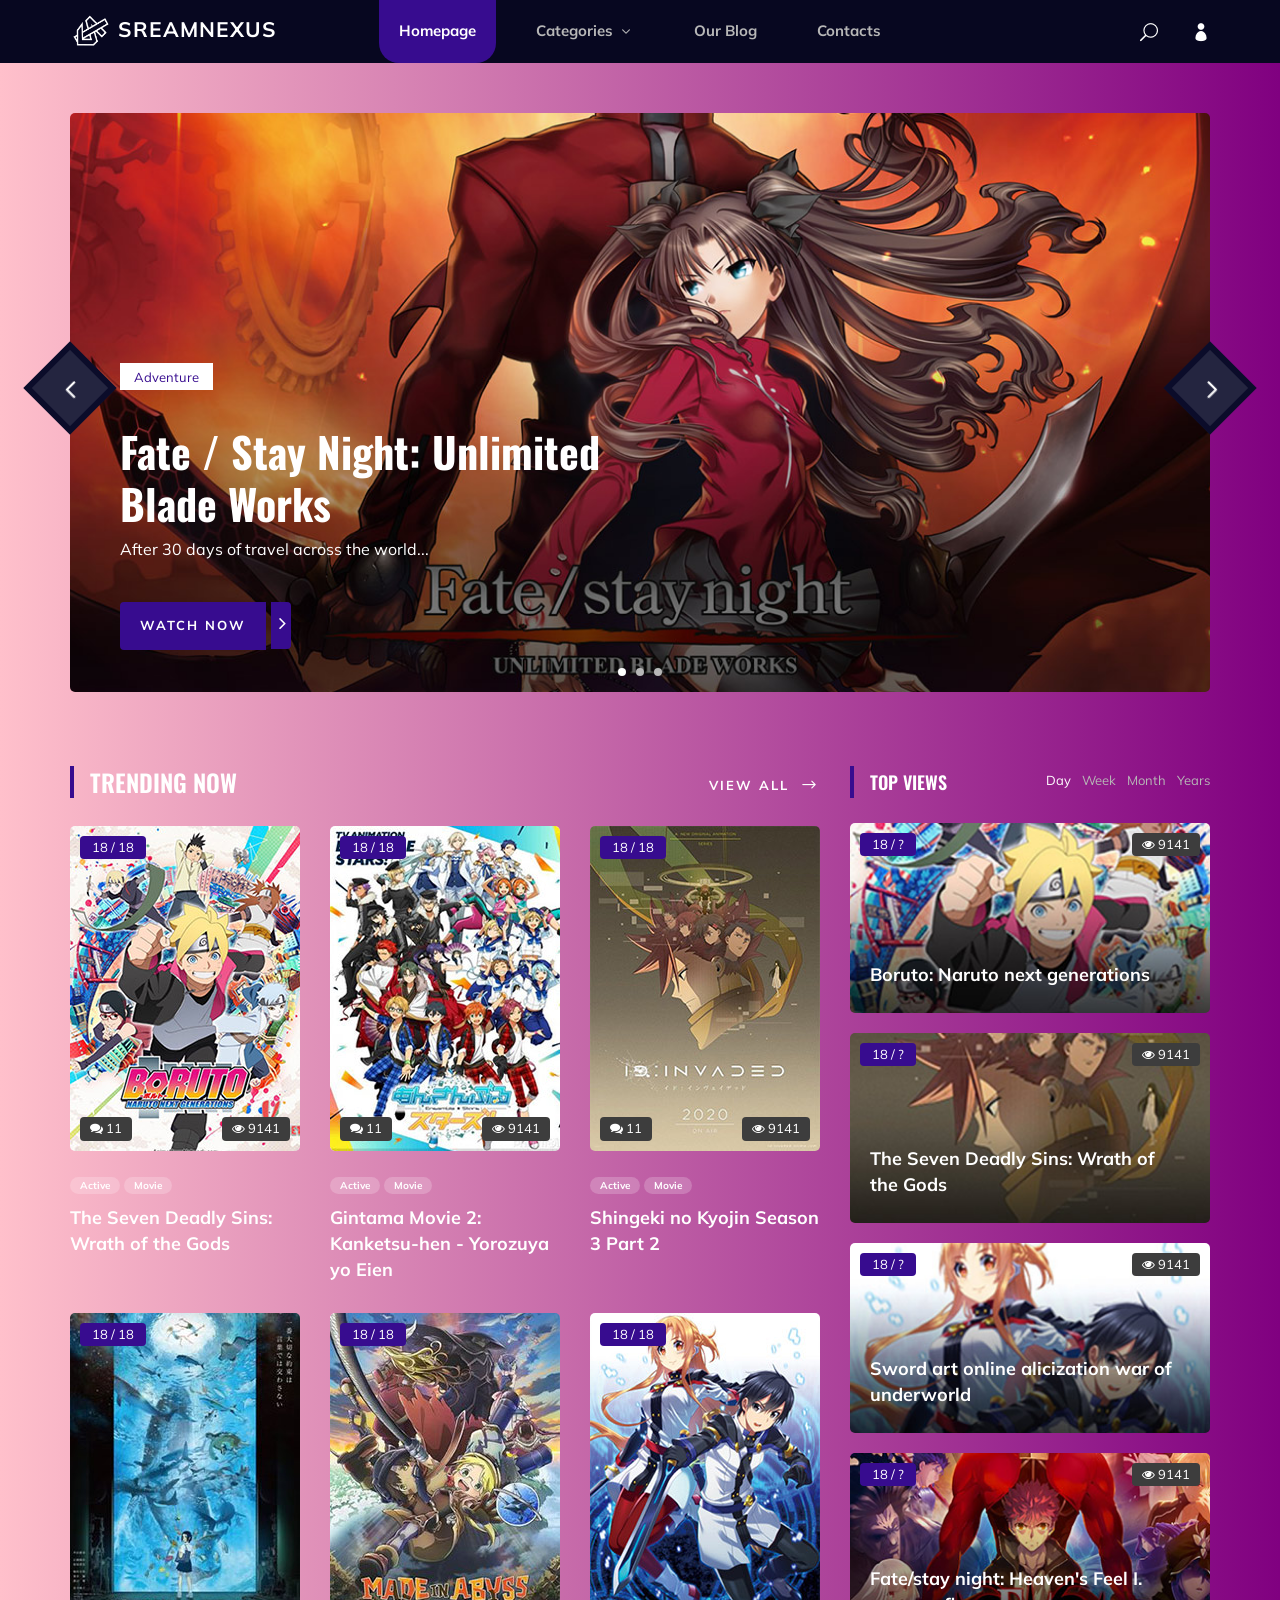
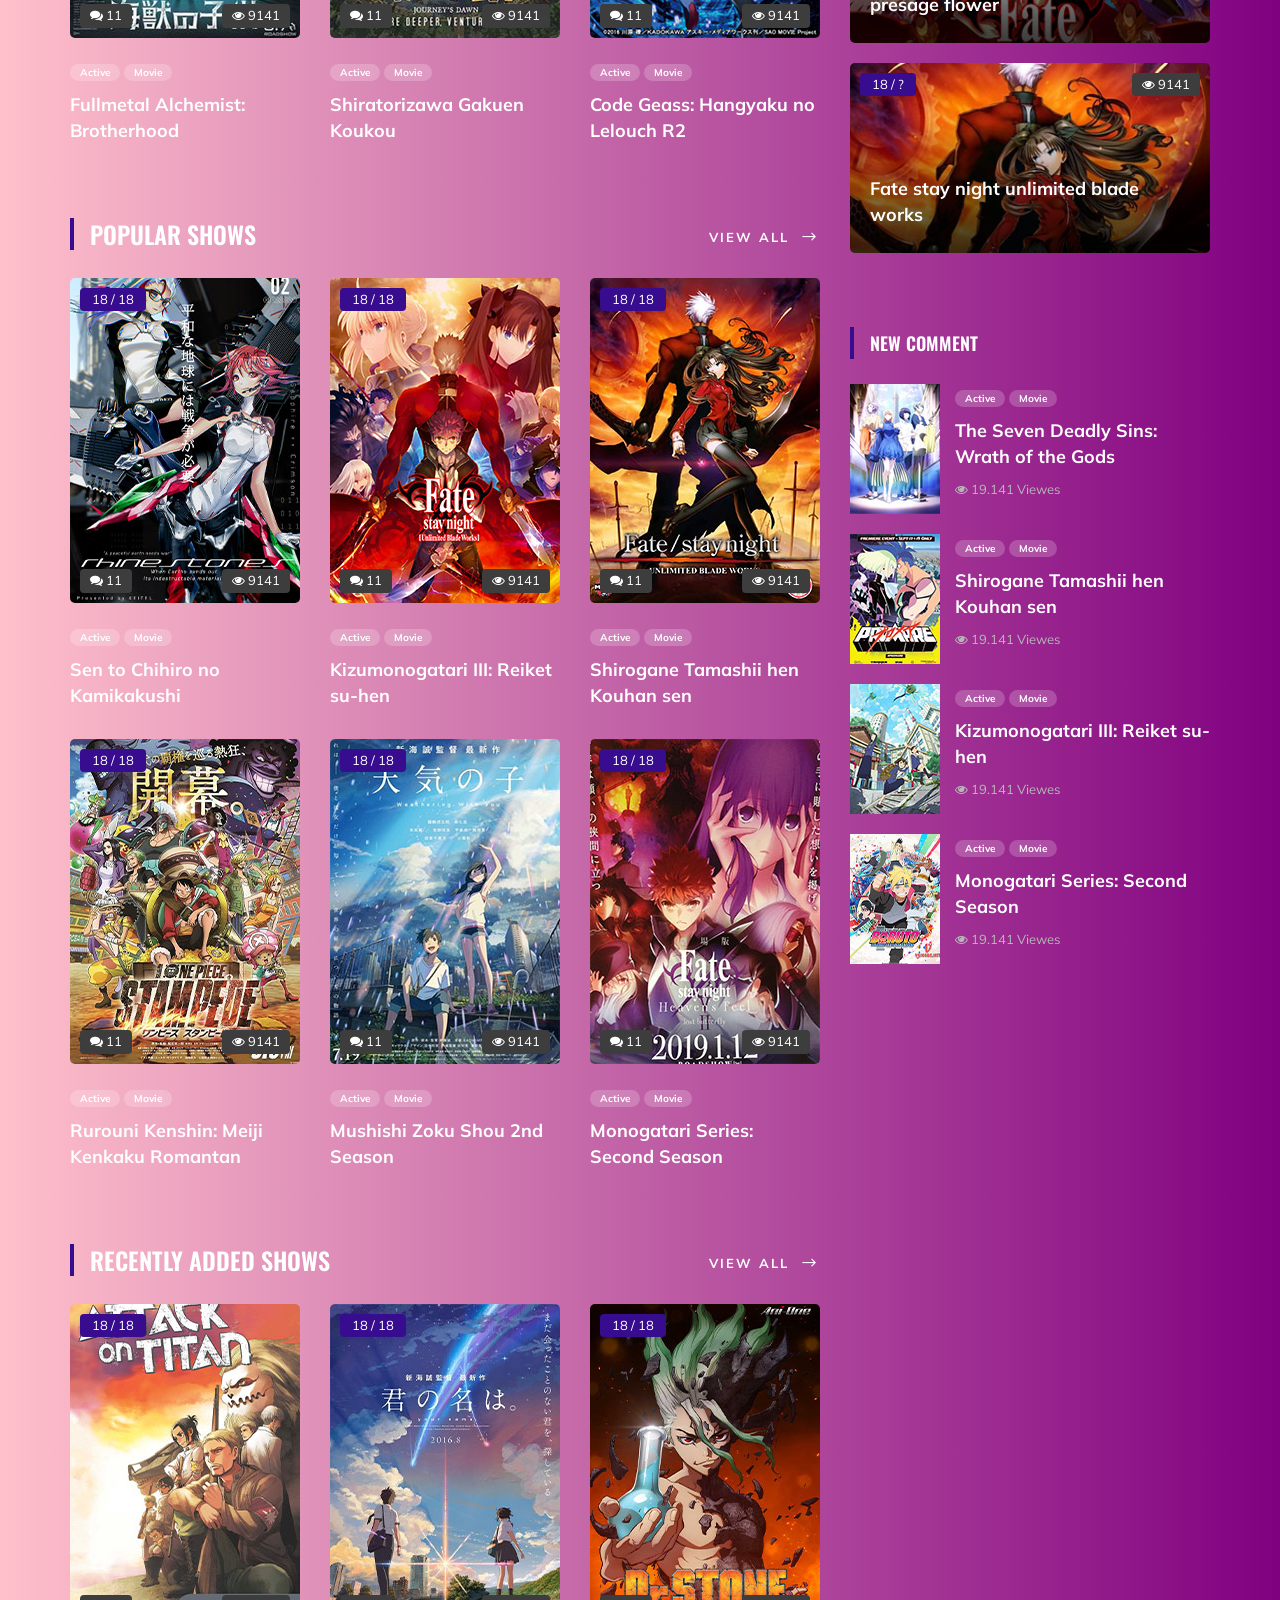
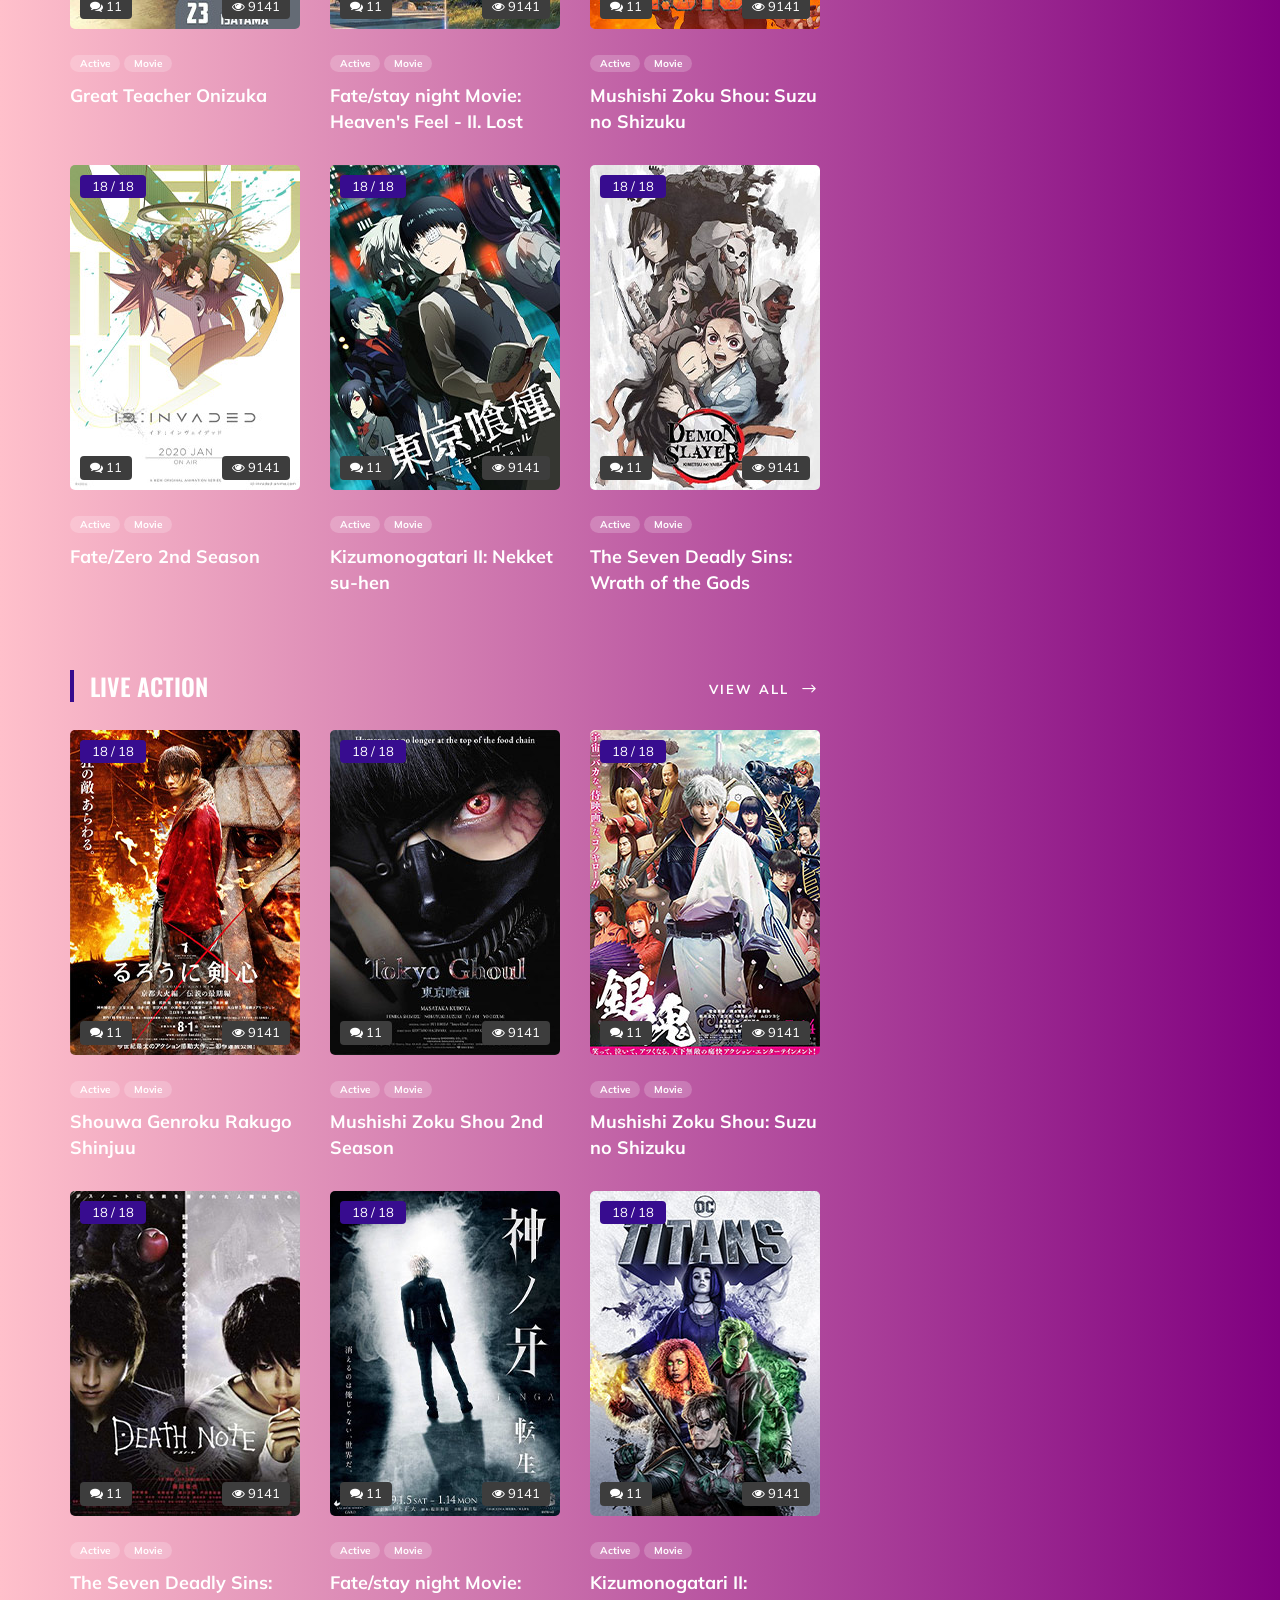
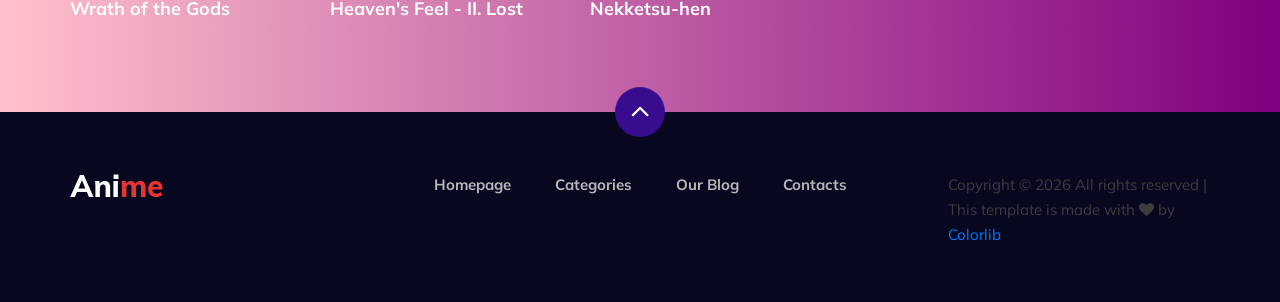
<file: anime-main/index.html>
<!DOCTYPE html>
<html lang="zxx">

<head>
    <meta charset="UTF-8">
    <meta name="description" content="Anime Template">
    <meta name="keywords" content="Anime, unica, creative, html">
    <meta name="viewport" content="width=device-width, initial-scale=1.0">
    <meta http-equiv="X-UA-Compatible" content="ie=edge">
    <title>Anime | Template</title>

    <!-- Google Font -->
    <link href="https://fonts.googleapis.com/css2?family=Oswald:wght@300;400;500;600;700&display=swap" rel="stylesheet">
    <link href="https://fonts.googleapis.com/css2?family=Mulish:wght@300;400;500;600;700;800;900&display=swap"
        rel="stylesheet">

    <!-- Css Styles -->
    <link rel="stylesheet" href="css/bootstrap.min.css" type="text/css">
    <link rel="stylesheet" href="css/font-awesome.min.css" type="text/css">
    <link rel="stylesheet" href="css/elegant-icons.css" type="text/css">
    <link rel="stylesheet" href="css/plyr.css" type="text/css">
    <link rel="stylesheet" href="css/nice-select.css" type="text/css">
    <link rel="stylesheet" href="css/owl.carousel.min.css" type="text/css">
    <link rel="stylesheet" href="css/slicknav.min.css" type="text/css">
    <link rel="stylesheet" href="css/style.css" type="text/css">
</head>

<body>
    <!-- Page Preloder -->
    <div id="preloder">
        <div class="loader"></div>
    </div>

    <!-- Header Section Begin -->
    <header class="header">
        <div class="container">
            <div class="row">
                <div class="col-lg-2">
                    <div class="header__logo">
                        <a href="./index.html">
                            <div class="logo__setting">
                                <img class="header__logo__2" src="img/logo2.png" alt="">
                                <div class="SREAMNEXUS">SREAMNEXUS</div>
                            </div>

                        </a>
                    </div>
                </div>
                <div class="col-lg-8">
                    <div class="header__nav">
                        <nav class="header__menu mobile-menu">
                            <ul>
                                <li class="active"><a href="./index.html">Homepage</a></li>
                                <li><a href="./categories.html">Categories <span class="arrow_carrot-down"></span></a>
                                    <ul class="dropdown">
                                        <li><a href="./categories.html">Categories</a></li>
                                        <li><a href="./anime-details.html">Anime Details</a></li>
                                        <li><a href="./anime-watching.html">Anime Watching</a></li>
                                        <li><a href="./blog-details.html">Blog Details</a></li>
                                        <li><a href="./signup.html">Sign Up</a></li>
                                        <li><a href="./login.html">Login</a></li>
                                    </ul>
                                </li>
                                <li><a href="./blog.html">Our Blog</a></li>
                                <li><a href="#">Contacts</a></li>
                            </ul>
                        </nav>
                    </div>
                </div>
                <div class="col-lg-2">
                    <div class="header__right">
                        <a href="#" class="search-switch"><span class="icon_search"></span></a>
                        <a href="./login.html"><span class="icon_profile"></span></a>
                    </div>
                </div>
            </div>
            <div id="mobile-menu-wrap"></div>
        </div>
    </header>
    <!-- Header End -->

    <!-- Hero Section Begin -->
    <section class="hero">
        <div class="container">
            <div class="hero__slider owl-carousel">
                <div class="hero__items set-bg" data-setbg="img/hero/hero-1.jpg">
                    <div class="row">
                        <div class="col-lg-6">
                            <div class="hero__text">
                                <div class="label">Adventure</div>
                                <h2>Fate / Stay Night: Unlimited Blade Works</h2>
                                <p>After 30 days of travel across the world...</p>
                                <a href="#"><span>Watch Now</span> <i class="fa fa-angle-right"></i></a>
                            </div>
                        </div>
                    </div>
                </div>
                <div class="hero__items set-bg" data-setbg="img/hero/hero-1.jpg">
                    <div class="row">
                        <div class="col-lg-6">
                            <div class="hero__text">
                                <div class="label">Adventure</div>
                                <h2>Fate / Stay Night: Unlimited Blade Works</h2>
                                <p>After 30 days of travel across the world...</p>
                                <a href="#"><span>Watch Now</span> <i class="fa fa-angle-right"></i></a>
                            </div>
                        </div>
                    </div>
                </div>
                <div class="hero__items set-bg" data-setbg="img/hero/hero-1.jpg">
                    <div class="row">
                        <div class="col-lg-6">
                            <div class="hero__text">
                                <div class="label">Adventure</div>
                                <h2>Fate / Stay Night: Unlimited Blade Works</h2>
                                <p>After 30 days of travel across the world...</p>
                                <a href="#"><span>Watch Now</span> <i class="fa fa-angle-right"></i></a>
                            </div>
                        </div>
                    </div>
                </div>
            </div>
        </div>
    </section>
    <!-- Hero Section End -->

    <!-- Product Section Begin -->
    <section class="product spad">
        <div class="container">
            <div class="row">
                <div class="col-lg-8">
                    <div class="trending__product">
                        <div class="row">
                            <div class="col-lg-8 col-md-8 col-sm-8">
                                <div class="section-title">
                                    <h4>Trending Now</h4>
                                </div>
                            </div>
                            <div class="col-lg-4 col-md-4 col-sm-4">
                                <div class="btn__all">
                                    <a href="#" class="primary-btn">View All <span class="arrow_right"></span></a>
                                </div>
                            </div>
                        </div>
                        <div class="row">
                            <div class="col-lg-4 col-md-6 col-sm-6">
                                <div class="product__item">
                                    <div class="product__item__pic set-bg" data-setbg="img/trending/trend-1.jpg">
                                        <div class="ep">18 / 18</div>
                                        <div class="comment"><i class="fa fa-comments"></i> 11</div>
                                        <div class="view"><i class="fa fa-eye"></i> 9141</div>
                                    </div>
                                    <div class="product__item__text">
                                        <ul>
                                            <li>Active</li>
                                            <li>Movie</li>
                                        </ul>
                                        <h5><a href="#">The Seven Deadly Sins: Wrath of the Gods</a></h5>
                                    </div>
                                </div>
                            </div>
                            <div class="col-lg-4 col-md-6 col-sm-6">
                                <div class="product__item">
                                    <div class="product__item__pic set-bg" data-setbg="img/trending/trend-2.jpg">
                                        <div class="ep">18 / 18</div>
                                        <div class="comment"><i class="fa fa-comments"></i> 11</div>
                                        <div class="view"><i class="fa fa-eye"></i> 9141</div>
                                    </div>
                                    <div class="product__item__text">
                                        <ul>
                                            <li>Active</li>
                                            <li>Movie</li>
                                        </ul>
                                        <h5><a href="#">Gintama Movie 2: Kanketsu-hen - Yorozuya yo Eien</a></h5>
                                    </div>
                                </div>
                            </div>
                            <div class="col-lg-4 col-md-6 col-sm-6">
                                <div class="product__item">
                                    <div class="product__item__pic set-bg" data-setbg="img/trending/trend-3.jpg">
                                        <div class="ep">18 / 18</div>
                                        <div class="comment"><i class="fa fa-comments"></i> 11</div>
                                        <div class="view"><i class="fa fa-eye"></i> 9141</div>
                                    </div>
                                    <div class="product__item__text">
                                        <ul>
                                            <li>Active</li>
                                            <li>Movie</li>
                                        </ul>
                                        <h5><a href="#">Shingeki no Kyojin Season 3 Part 2</a></h5>
                                    </div>
                                </div>
                            </div>
                            <div class="col-lg-4 col-md-6 col-sm-6">
                                <div class="product__item">
                                    <div class="product__item__pic set-bg" data-setbg="img/trending/trend-4.jpg">
                                        <div class="ep">18 / 18</div>
                                        <div class="comment"><i class="fa fa-comments"></i> 11</div>
                                        <div class="view"><i class="fa fa-eye"></i> 9141</div>
                                    </div>
                                    <div class="product__item__text">
                                        <ul>
                                            <li>Active</li>
                                            <li>Movie</li>
                                        </ul>
                                        <h5><a href="#">Fullmetal Alchemist: Brotherhood</a></h5>
                                    </div>
                                </div>
                            </div>
                            <div class="col-lg-4 col-md-6 col-sm-6">
                                <div class="product__item">
                                    <div class="product__item__pic set-bg" data-setbg="img/trending/trend-5.jpg">
                                        <div class="ep">18 / 18</div>
                                        <div class="comment"><i class="fa fa-comments"></i> 11</div>
                                        <div class="view"><i class="fa fa-eye"></i> 9141</div>
                                    </div>
                                    <div class="product__item__text">
                                        <ul>
                                            <li>Active</li>
                                            <li>Movie</li>
                                        </ul>
                                        <h5><a href="#">Shiratorizawa Gakuen Koukou</a></h5>
                                    </div>
                                </div>
                            </div>
                            <div class="col-lg-4 col-md-6 col-sm-6">
                                <div class="product__item">
                                    <div class="product__item__pic set-bg" data-setbg="img/trending/trend-6.jpg">
                                        <div class="ep">18 / 18</div>
                                        <div class="comment"><i class="fa fa-comments"></i> 11</div>
                                        <div class="view"><i class="fa fa-eye"></i> 9141</div>
                                    </div>
                                    <div class="product__item__text">
                                        <ul>
                                            <li>Active</li>
                                            <li>Movie</li>
                                        </ul>
                                        <h5><a href="#">Code Geass: Hangyaku no Lelouch R2</a></h5>
                                    </div>
                                </div>
                            </div>
                        </div>
                    </div>
                    <div class="popular__product">
                        <div class="row">
                            <div class="col-lg-8 col-md-8 col-sm-8">
                                <div class="section-title">
                                    <h4>Popular Shows</h4>
                                </div>
                            </div>
                            <div class="col-lg-4 col-md-4 col-sm-4">
                                <div class="btn__all">
                                    <a href="#" class="primary-btn">View All <span class="arrow_right"></span></a>
                                </div>
                            </div>
                        </div>
                        <div class="row">
                            <div class="col-lg-4 col-md-6 col-sm-6">
                                <div class="product__item">
                                    <div class="product__item__pic set-bg" data-setbg="img/popular/popular-1.jpg">
                                        <div class="ep">18 / 18</div>
                                        <div class="comment"><i class="fa fa-comments"></i> 11</div>
                                        <div class="view"><i class="fa fa-eye"></i> 9141</div>
                                    </div>
                                    <div class="product__item__text">
                                        <ul>
                                            <li>Active</li>
                                            <li>Movie</li>
                                        </ul>
                                        <h5><a href="#">Sen to Chihiro no Kamikakushi</a></h5>
                                    </div>
                                </div>
                            </div>
                            <div class="col-lg-4 col-md-6 col-sm-6">
                                <div class="product__item">
                                    <div class="product__item__pic set-bg" data-setbg="img/popular/popular-2.jpg">
                                        <div class="ep">18 / 18</div>
                                        <div class="comment"><i class="fa fa-comments"></i> 11</div>
                                        <div class="view"><i class="fa fa-eye"></i> 9141</div>
                                    </div>
                                    <div class="product__item__text">
                                        <ul>
                                            <li>Active</li>
                                            <li>Movie</li>
                                        </ul>
                                        <h5><a href="#">Kizumonogatari III: Reiket su-hen</a></h5>
                                    </div>
                                </div>
                            </div>
                            <div class="col-lg-4 col-md-6 col-sm-6">
                                <div class="product__item">
                                    <div class="product__item__pic set-bg" data-setbg="img/popular/popular-3.jpg">
                                        <div class="ep">18 / 18</div>
                                        <div class="comment"><i class="fa fa-comments"></i> 11</div>
                                        <div class="view"><i class="fa fa-eye"></i> 9141</div>
                                    </div>
                                    <div class="product__item__text">
                                        <ul>
                                            <li>Active</li>
                                            <li>Movie</li>
                                        </ul>
                                        <h5><a href="#">Shirogane Tamashii hen Kouhan sen</a></h5>
                                    </div>
                                </div>
                            </div>
                            <div class="col-lg-4 col-md-6 col-sm-6">
                                <div class="product__item">
                                    <div class="product__item__pic set-bg" data-setbg="img/popular/popular-4.jpg">
                                        <div class="ep">18 / 18</div>
                                        <div class="comment"><i class="fa fa-comments"></i> 11</div>
                                        <div class="view"><i class="fa fa-eye"></i> 9141</div>
                                    </div>
                                    <div class="product__item__text">
                                        <ul>
                                            <li>Active</li>
                                            <li>Movie</li>
                                        </ul>
                                        <h5><a href="#">Rurouni Kenshin: Meiji Kenkaku Romantan</a></h5>
                                    </div>
                                </div>
                            </div>
                            <div class="col-lg-4 col-md-6 col-sm-6">
                                <div class="product__item">
                                    <div class="product__item__pic set-bg" data-setbg="img/popular/popular-5.jpg">
                                        <div class="ep">18 / 18</div>
                                        <div class="comment"><i class="fa fa-comments"></i> 11</div>
                                        <div class="view"><i class="fa fa-eye"></i> 9141</div>
                                    </div>
                                    <div class="product__item__text">
                                        <ul>
                                            <li>Active</li>
                                            <li>Movie</li>
                                        </ul>
                                        <h5><a href="#">Mushishi Zoku Shou 2nd Season</a></h5>
                                    </div>
                                </div>
                            </div>
                            <div class="col-lg-4 col-md-6 col-sm-6">
                                <div class="product__item">
                                    <div class="product__item__pic set-bg" data-setbg="img/popular/popular-6.jpg">
                                        <div class="ep">18 / 18</div>
                                        <div class="comment"><i class="fa fa-comments"></i> 11</div>
                                        <div class="view"><i class="fa fa-eye"></i> 9141</div>
                                    </div>
                                    <div class="product__item__text">
                                        <ul>
                                            <li>Active</li>
                                            <li>Movie</li>
                                        </ul>
                                        <h5><a href="#">Monogatari Series: Second Season</a></h5>
                                    </div>
                                </div>
                            </div>
                        </div>
                    </div>
                    <div class="recent__product">
                        <div class="row">
                            <div class="col-lg-8 col-md-8 col-sm-8">
                                <div class="section-title">
                                    <h4>Recently Added Shows</h4>
                                </div>
                            </div>
                            <div class="col-lg-4 col-md-4 col-sm-4">
                                <div class="btn__all">
                                    <a href="#" class="primary-btn">View All <span class="arrow_right"></span></a>
                                </div>
                            </div>
                        </div>
                        <div class="row">
                            <div class="col-lg-4 col-md-6 col-sm-6">
                                <div class="product__item">
                                    <div class="product__item__pic set-bg" data-setbg="img/recent/recent-1.jpg">
                                        <div class="ep">18 / 18</div>
                                        <div class="comment"><i class="fa fa-comments"></i> 11</div>
                                        <div class="view"><i class="fa fa-eye"></i> 9141</div>
                                    </div>
                                    <div class="product__item__text">
                                        <ul>
                                            <li>Active</li>
                                            <li>Movie</li>
                                        </ul>
                                        <h5><a href="#">Great Teacher Onizuka</a></h5>
                                    </div>
                                </div>
                            </div>
                            <div class="col-lg-4 col-md-6 col-sm-6">
                                <div class="product__item">
                                    <div class="product__item__pic set-bg" data-setbg="img/recent/recent-2.jpg">
                                        <div class="ep">18 / 18</div>
                                        <div class="comment"><i class="fa fa-comments"></i> 11</div>
                                        <div class="view"><i class="fa fa-eye"></i> 9141</div>
                                    </div>
                                    <div class="product__item__text">
                                        <ul>
                                            <li>Active</li>
                                            <li>Movie</li>
                                        </ul>
                                        <h5><a href="#">Fate/stay night Movie: Heaven's Feel - II. Lost</a></h5>
                                    </div>
                                </div>
                            </div>
                            <div class="col-lg-4 col-md-6 col-sm-6">
                                <div class="product__item">
                                    <div class="product__item__pic set-bg" data-setbg="img/recent/recent-3.jpg">
                                        <div class="ep">18 / 18</div>
                                        <div class="comment"><i class="fa fa-comments"></i> 11</div>
                                        <div class="view"><i class="fa fa-eye"></i> 9141</div>
                                    </div>
                                    <div class="product__item__text">
                                        <ul>
                                            <li>Active</li>
                                            <li>Movie</li>
                                        </ul>
                                        <h5><a href="#">Mushishi Zoku Shou: Suzu no Shizuku</a></h5>
                                    </div>
                                </div>
                            </div>
                            <div class="col-lg-4 col-md-6 col-sm-6">
                                <div class="product__item">
                                    <div class="product__item__pic set-bg" data-setbg="img/recent/recent-4.jpg">
                                        <div class="ep">18 / 18</div>
                                        <div class="comment"><i class="fa fa-comments"></i> 11</div>
                                        <div class="view"><i class="fa fa-eye"></i> 9141</div>
                                    </div>
                                    <div class="product__item__text">
                                        <ul>
                                            <li>Active</li>
                                            <li>Movie</li>
                                        </ul>
                                        <h5><a href="#">Fate/Zero 2nd Season</a></h5>
                                    </div>
                                </div>
                            </div>
                            <div class="col-lg-4 col-md-6 col-sm-6">
                                <div class="product__item">
                                    <div class="product__item__pic set-bg" data-setbg="img/recent/recent-5.jpg">
                                        <div class="ep">18 / 18</div>
                                        <div class="comment"><i class="fa fa-comments"></i> 11</div>
                                        <div class="view"><i class="fa fa-eye"></i> 9141</div>
                                    </div>
                                    <div class="product__item__text">
                                        <ul>
                                            <li>Active</li>
                                            <li>Movie</li>
                                        </ul>
                                        <h5><a href="#">Kizumonogatari II: Nekket su-hen</a></h5>
                                    </div>
                                </div>
                            </div>
                            <div class="col-lg-4 col-md-6 col-sm-6">
                                <div class="product__item">
                                    <div class="product__item__pic set-bg" data-setbg="img/recent/recent-6.jpg">
                                        <div class="ep">18 / 18</div>
                                        <div class="comment"><i class="fa fa-comments"></i> 11</div>
                                        <div class="view"><i class="fa fa-eye"></i> 9141</div>
                                    </div>
                                    <div class="product__item__text">
                                        <ul>
                                            <li>Active</li>
                                            <li>Movie</li>
                                        </ul>
                                        <h5><a href="#">The Seven Deadly Sins: Wrath of the Gods</a></h5>
                                    </div>
                                </div>
                            </div>
                        </div>
                    </div>
                    <div class="live__product">
                        <div class="row">
                            <div class="col-lg-8 col-md-8 col-sm-8">
                                <div class="section-title">
                                    <h4>Live Action</h4>
                                </div>
                            </div>
                            <div class="col-lg-4 col-md-4 col-sm-4">
                                <div class="btn__all">
                                    <a href="#" class="primary-btn">View All <span class="arrow_right"></span></a>
                                </div>
                            </div>
                        </div>
                        <div class="row">
                            <div class="col-lg-4 col-md-6 col-sm-6">
                                <div class="product__item">
                                    <div class="product__item__pic set-bg" data-setbg="img/live/live-1.jpg">
                                        <div class="ep">18 / 18</div>
                                        <div class="comment"><i class="fa fa-comments"></i> 11</div>
                                        <div class="view"><i class="fa fa-eye"></i> 9141</div>
                                    </div>
                                    <div class="product__item__text">
                                        <ul>
                                            <li>Active</li>
                                            <li>Movie</li>
                                        </ul>
                                        <h5><a href="#">Shouwa Genroku Rakugo Shinjuu</a></h5>
                                    </div>
                                </div>
                            </div>
                            <div class="col-lg-4 col-md-6 col-sm-6">
                                <div class="product__item">
                                    <div class="product__item__pic set-bg" data-setbg="img/live/live-2.jpg">
                                        <div class="ep">18 / 18</div>
                                        <div class="comment"><i class="fa fa-comments"></i> 11</div>
                                        <div class="view"><i class="fa fa-eye"></i> 9141</div>
                                    </div>
                                    <div class="product__item__text">
                                        <ul>
                                            <li>Active</li>
                                            <li>Movie</li>
                                        </ul>
                                        <h5><a href="#">Mushishi Zoku Shou 2nd Season</a></h5>
                                    </div>
                                </div>
                            </div>
                            <div class="col-lg-4 col-md-6 col-sm-6">
                                <div class="product__item">
                                    <div class="product__item__pic set-bg" data-setbg="img/live/live-3.jpg">
                                        <div class="ep">18 / 18</div>
                                        <div class="comment"><i class="fa fa-comments"></i> 11</div>
                                        <div class="view"><i class="fa fa-eye"></i> 9141</div>
                                    </div>
                                    <div class="product__item__text">
                                        <ul>
                                            <li>Active</li>
                                            <li>Movie</li>
                                        </ul>
                                        <h5><a href="#">Mushishi Zoku Shou: Suzu no Shizuku</a></h5>
                                    </div>
                                </div>
                            </div>
                            <div class="col-lg-4 col-md-6 col-sm-6">
                                <div class="product__item">
                                    <div class="product__item__pic set-bg" data-setbg="img/live/live-4.jpg">
                                        <div class="ep">18 / 18</div>
                                        <div class="comment"><i class="fa fa-comments"></i> 11</div>
                                        <div class="view"><i class="fa fa-eye"></i> 9141</div>
                                    </div>
                                    <div class="product__item__text">
                                        <ul>
                                            <li>Active</li>
                                            <li>Movie</li>
                                        </ul>
                                        <h5><a href="#">The Seven Deadly Sins: Wrath of the Gods</a></h5>
                                    </div>
                                </div>
                            </div>
                            <div class="col-lg-4 col-md-6 col-sm-6">
                                <div class="product__item">
                                    <div class="product__item__pic set-bg" data-setbg="img/live/live-5.jpg">
                                        <div class="ep">18 / 18</div>
                                        <div class="comment"><i class="fa fa-comments"></i> 11</div>
                                        <div class="view"><i class="fa fa-eye"></i> 9141</div>
                                    </div>
                                    <div class="product__item__text">
                                        <ul>
                                            <li>Active</li>
                                            <li>Movie</li>
                                        </ul>
                                        <h5><a href="#">Fate/stay night Movie: Heaven's Feel - II. Lost</a></h5>
                                    </div>
                                </div>
                            </div>
                            <div class="col-lg-4 col-md-6 col-sm-6">
                                <div class="product__item">
                                    <div class="product__item__pic set-bg" data-setbg="img/live/live-6.jpg">
                                        <div class="ep">18 / 18</div>
                                        <div class="comment"><i class="fa fa-comments"></i> 11</div>
                                        <div class="view"><i class="fa fa-eye"></i> 9141</div>
                                    </div>
                                    <div class="product__item__text">
                                        <ul>
                                            <li>Active</li>
                                            <li>Movie</li>
                                        </ul>
                                        <h5><a href="#">Kizumonogatari II: Nekketsu-hen</a></h5>
                                    </div>
                                </div>
                            </div>
                        </div>
                    </div>
                </div>
                <div class="col-lg-4 col-md-6 col-sm-8">
                    <div class="product__sidebar">
                        <div class="product__sidebar__view">
                            <div class="section-title">
                                <h5>Top Views</h5>
                            </div>
                            <ul class="filter__controls">
                                <li class="active" data-filter="*">Day</li>
                                <li data-filter=".week">Week</li>
                                <li data-filter=".month">Month</li>
                                <li data-filter=".years">Years</li>
                            </ul>
                            <div class="filter__gallery">
                                <div class="product__sidebar__view__item set-bg mix day years"
                                    data-setbg="img/sidebar/tv-1.jpg">
                                    <div class="ep">18 / ?</div>
                                    <div class="view"><i class="fa fa-eye"></i> 9141</div>
                                    <h5><a href="#">Boruto: Naruto next generations</a></h5>
                                </div>
                                <div class="product__sidebar__view__item set-bg mix month week"
                                    data-setbg="img/sidebar/tv-2.jpg">
                                    <div class="ep">18 / ?</div>
                                    <div class="view"><i class="fa fa-eye"></i> 9141</div>
                                    <h5><a href="#">The Seven Deadly Sins: Wrath of the Gods</a></h5>
                                </div>
                                <div class="product__sidebar__view__item set-bg mix week years"
                                    data-setbg="img/sidebar/tv-3.jpg">
                                    <div class="ep">18 / ?</div>
                                    <div class="view"><i class="fa fa-eye"></i> 9141</div>
                                    <h5><a href="#">Sword art online alicization war of underworld</a></h5>
                                </div>
                                <div class="product__sidebar__view__item set-bg mix years month"
                                    data-setbg="img/sidebar/tv-4.jpg">
                                    <div class="ep">18 / ?</div>
                                    <div class="view"><i class="fa fa-eye"></i> 9141</div>
                                    <h5><a href="#">Fate/stay night: Heaven's Feel I. presage flower</a></h5>
                                </div>
                                <div class="product__sidebar__view__item set-bg mix day"
                                    data-setbg="img/sidebar/tv-5.jpg">
                                    <div class="ep">18 / ?</div>
                                    <div class="view"><i class="fa fa-eye"></i> 9141</div>
                                    <h5><a href="#">Fate stay night unlimited blade works</a></h5>
                                </div>
                            </div>
                        </div>
                        <div class="product__sidebar__comment">
                            <div class="section-title">
                                <h5>New Comment</h5>
                            </div>
                            <div class="product__sidebar__comment__item">
                                <div class="product__sidebar__comment__item__pic">
                                    <img src="img/sidebar/comment-1.jpg" alt="">
                                </div>
                                <div class="product__sidebar__comment__item__text">
                                    <ul>
                                        <li>Active</li>
                                        <li>Movie</li>
                                    </ul>
                                    <h5><a href="#">The Seven Deadly Sins: Wrath of the Gods</a></h5>
                                    <span><i class="fa fa-eye"></i> 19.141 Viewes</span>
                                </div>
                            </div>
                            <div class="product__sidebar__comment__item">
                                <div class="product__sidebar__comment__item__pic">
                                    <img src="img/sidebar/comment-2.jpg" alt="">
                                </div>
                                <div class="product__sidebar__comment__item__text">
                                    <ul>
                                        <li>Active</li>
                                        <li>Movie</li>
                                    </ul>
                                    <h5><a href="#">Shirogane Tamashii hen Kouhan sen</a></h5>
                                    <span><i class="fa fa-eye"></i> 19.141 Viewes</span>
                                </div>
                            </div>
                            <div class="product__sidebar__comment__item">
                                <div class="product__sidebar__comment__item__pic">
                                    <img src="img/sidebar/comment-3.jpg" alt="">
                                </div>
                                <div class="product__sidebar__comment__item__text">
                                    <ul>
                                        <li>Active</li>
                                        <li>Movie</li>
                                    </ul>
                                    <h5><a href="#">Kizumonogatari III: Reiket su-hen</a></h5>
                                    <span><i class="fa fa-eye"></i> 19.141 Viewes</span>
                                </div>
                            </div>
                            <div class="product__sidebar__comment__item">
                                <div class="product__sidebar__comment__item__pic">
                                    <img src="img/sidebar/comment-4.jpg" alt="">
                                </div>
                                <div class="product__sidebar__comment__item__text">
                                    <ul>
                                        <li>Active</li>
                                        <li>Movie</li>
                                    </ul>
                                    <h5><a href="#">Monogatari Series: Second Season</a></h5>
                                    <span><i class="fa fa-eye"></i> 19.141 Viewes</span>
                                </div>
                            </div>
                        </div>
                    </div>
                </div>
            </div>
        </div>
    </section>
    <!-- Product Section End -->

    <!-- Footer Section Begin -->
    <footer class="footer">
        <div class="page-up">
            <a href="#" id="scrollToTopButton"><span class="arrow_carrot-up"></span></a>
        </div>
        <div class="container">
            <div class="row">
                <div class="col-lg-3">
                    <div class="footer__logo">
                        <a href="./index.html"><img src="img/logo.png" alt=""></a>
                    </div>
                </div>
                <div class="col-lg-6">
                    <div class="footer__nav">
                        <ul>
                            <li class="active"><a href="./index.html">Homepage</a></li>
                            <li><a href="./categories.html">Categories</a></li>
                            <li><a href="./blog.html">Our Blog</a></li>
                            <li><a href="#">Contacts</a></li>
                        </ul>
                    </div>
                </div>
                <div class="col-lg-3">
                    <p><!-- Link back to Colorlib can't be removed. Template is licensed under CC BY 3.0. -->
                        Copyright &copy;
                        <script>document.write(new Date().getFullYear());</script> All rights reserved | This template
                        is made with <i class="fa fa-heart" aria-hidden="true"></i> by <a href="https://colorlib.com"
                            target="_blank">Colorlib</a>
                        <!-- Link back to Colorlib can't be removed. Template is licensed under CC BY 3.0. -->
                    </p>

                </div>
            </div>
        </div>
    </footer>
    <!-- Footer Section End -->

    <!-- Search model Begin -->
    <div class="search-model">
        <div class="h-100 d-flex align-items-center justify-content-center">
            <div class="search-close-switch"><i class="icon_close"></i></div>
            <form class="search-model-form">
                <input type="text" id="search-input" placeholder="Search here.....">
            </form>
        </div>
    </div>
    <!-- Search model end -->

    <!-- Js Plugins -->
    <script src="js/jquery-3.3.1.min.js"></script>
    <script src="js/bootstrap.min.js"></script>
    <script src="js/player.js"></script>
    <script src="js/jquery.nice-select.min.js"></script>
    <script src="js/mixitup.min.js"></script>
    <script src="js/jquery.slicknav.js"></script>
    <script src="js/owl.carousel.min.js"></script>
    <script src="js/main.js"></script>


</body>

</html>
</file>
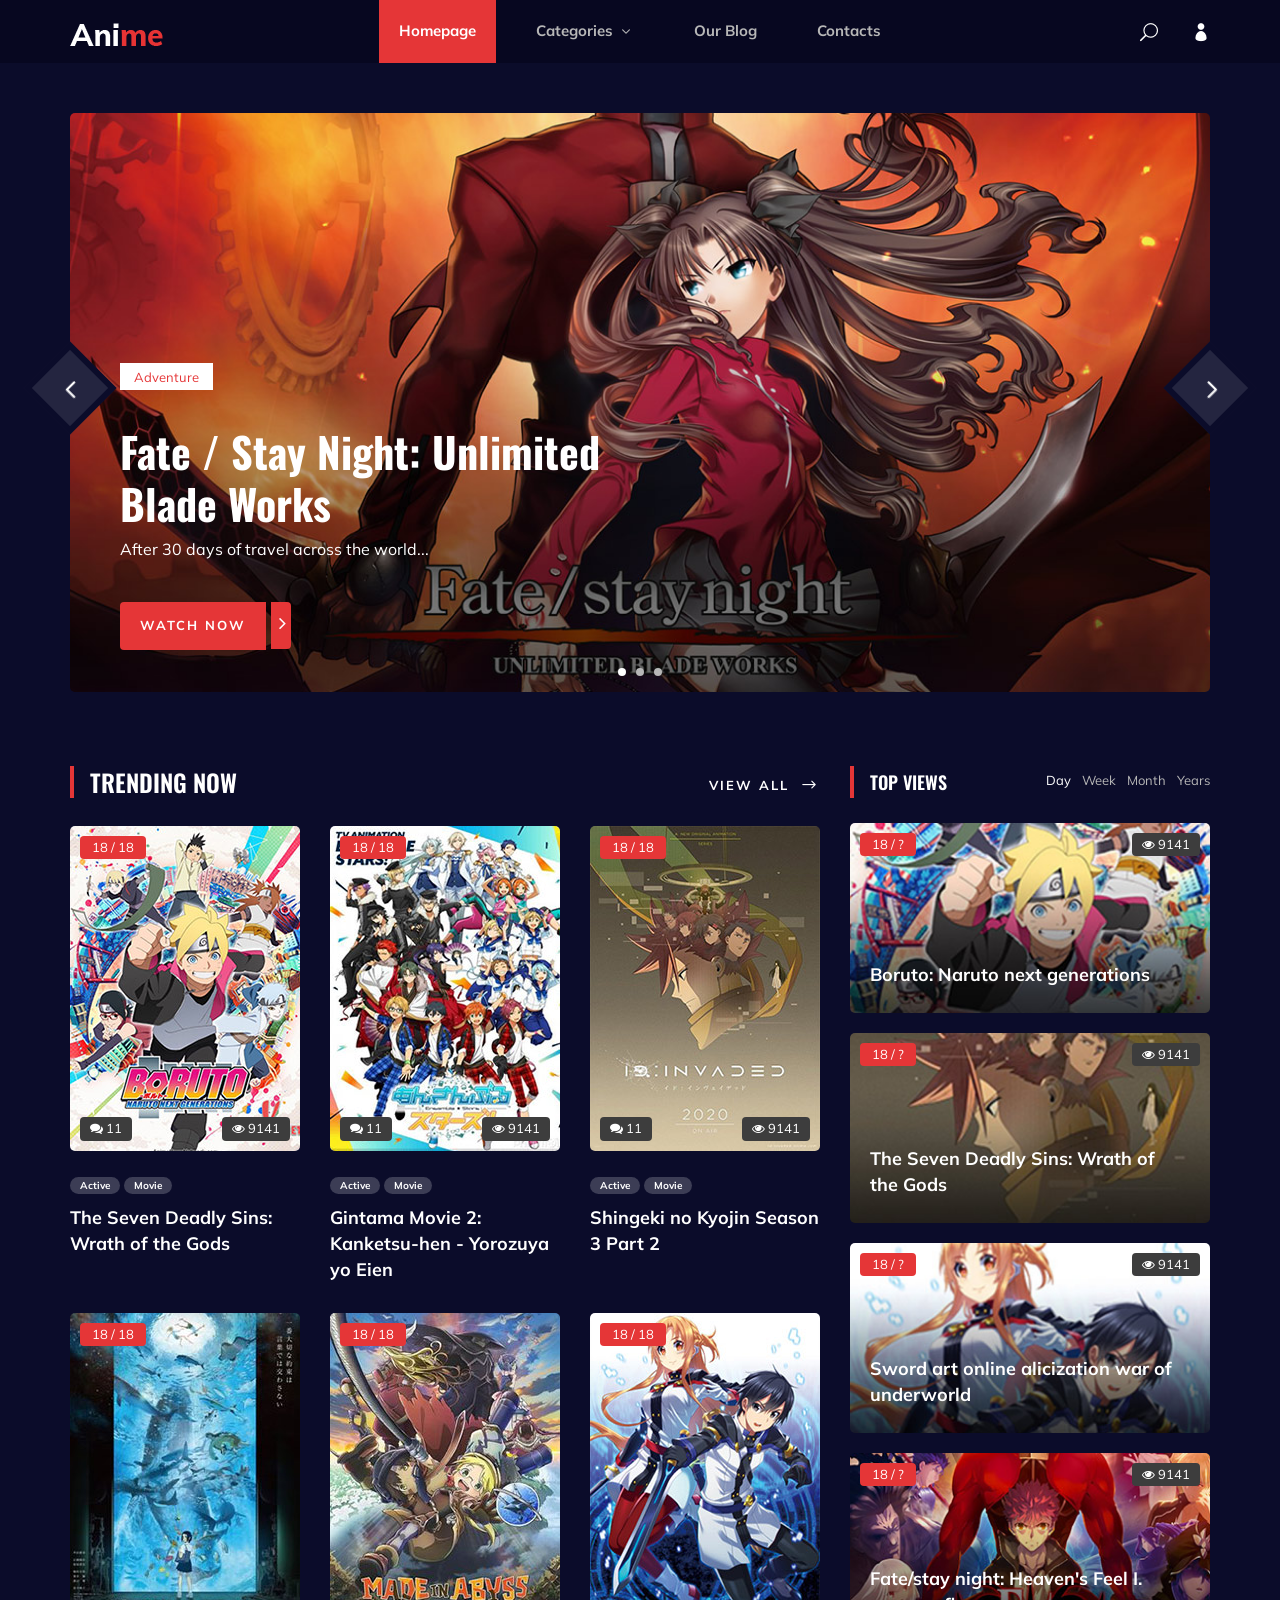
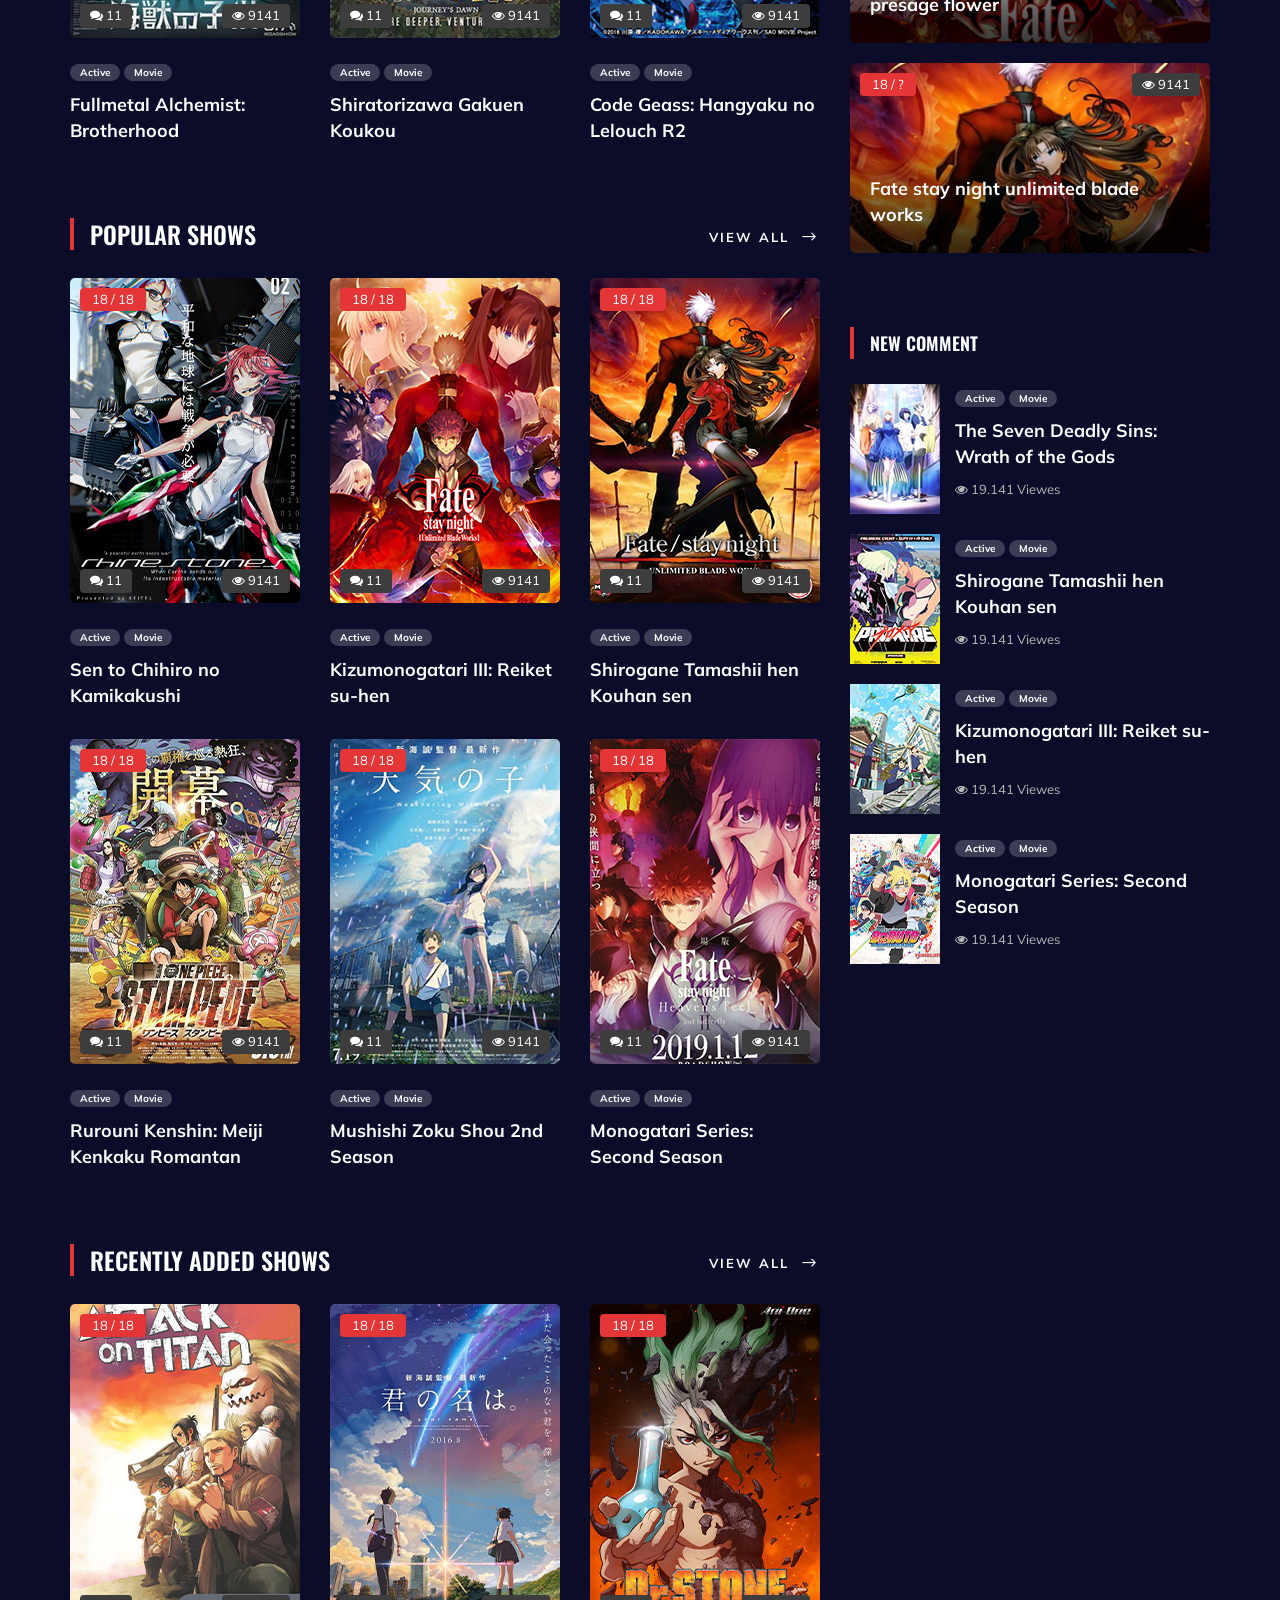
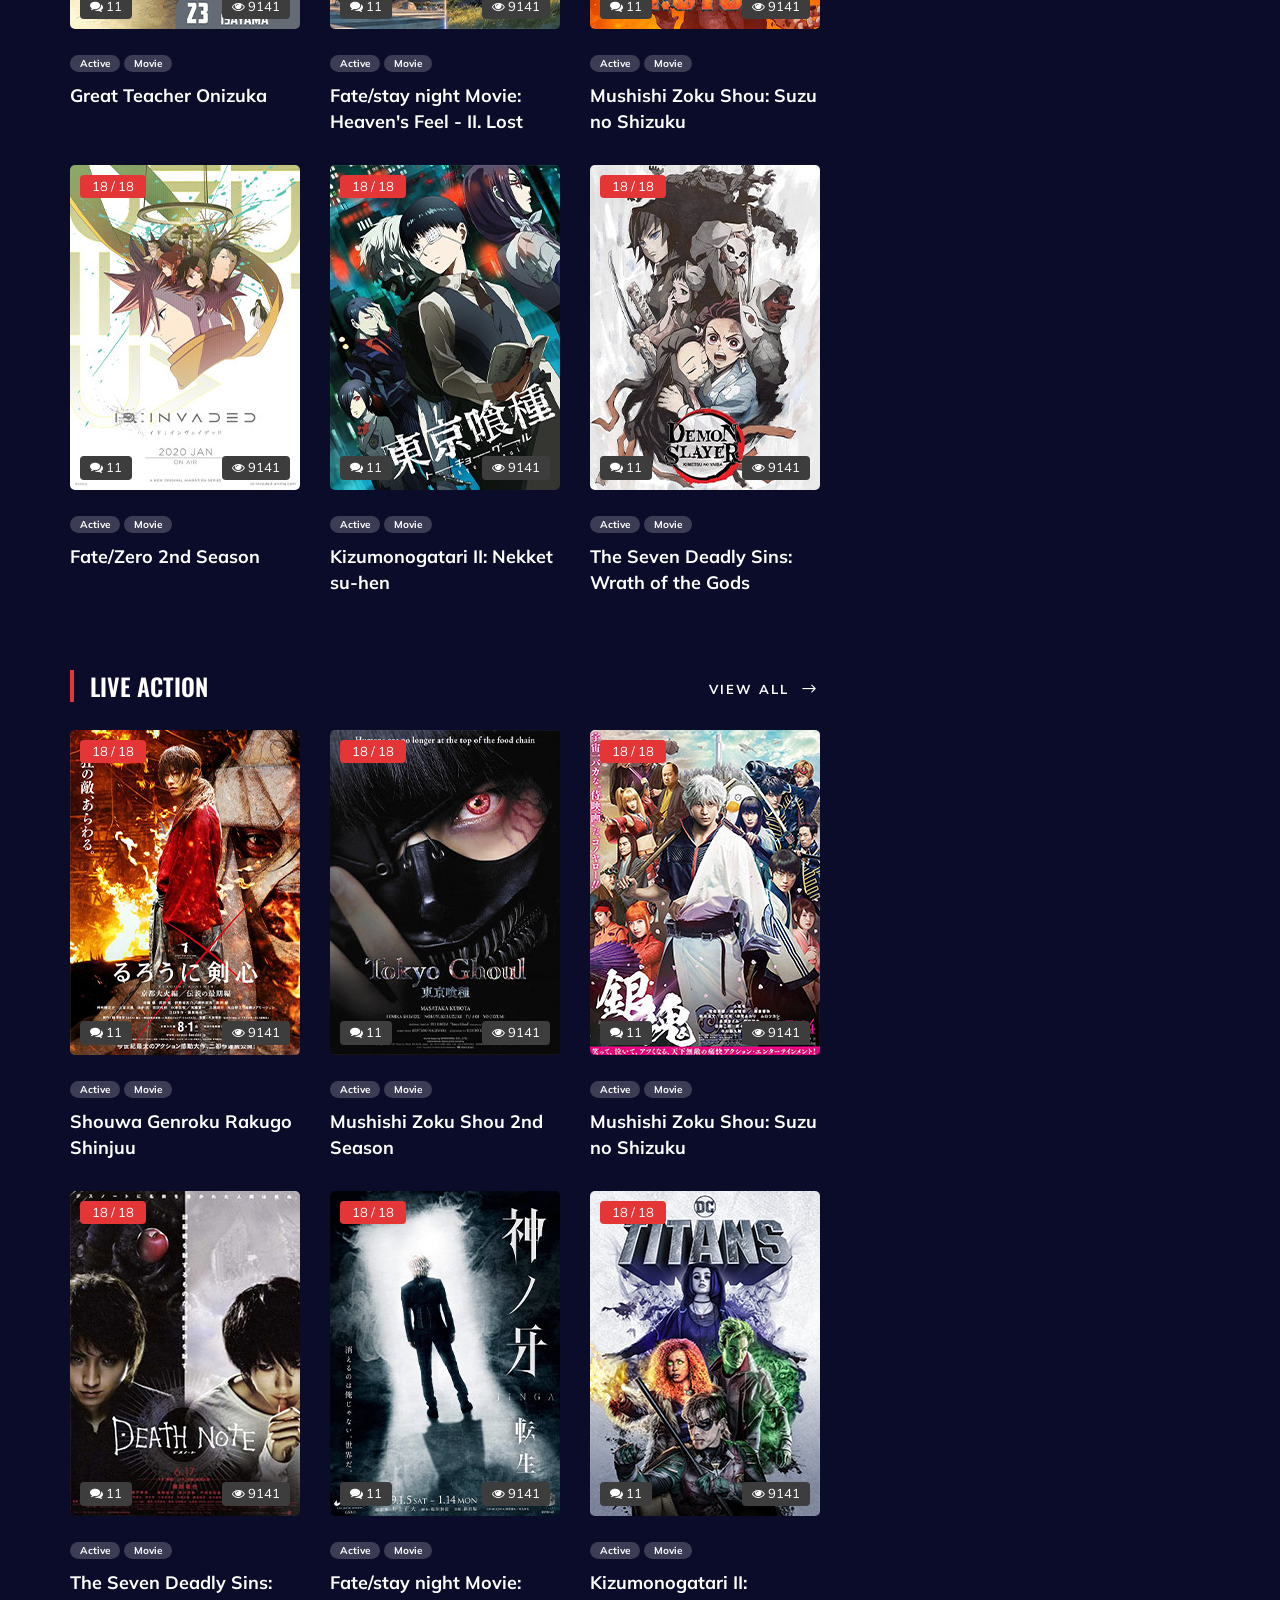
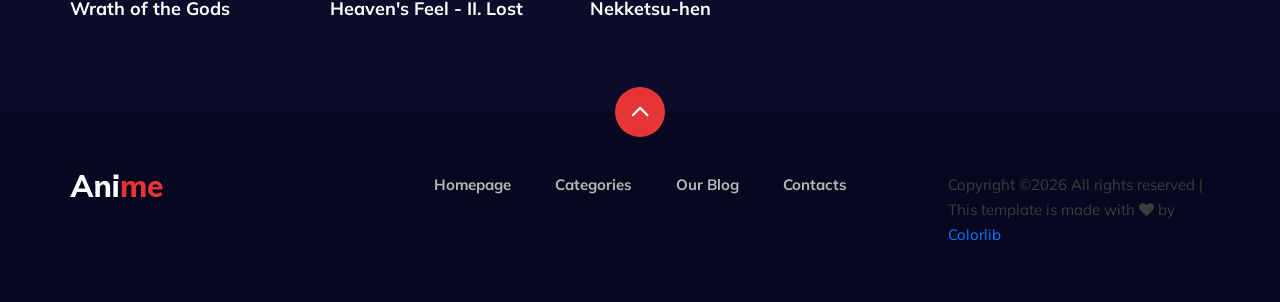
<file: bootstrap/index.html>
<!DOCTYPE html>
<html lang="zxx">

<head>
    <meta charset="UTF-8">
    <meta name="description" content="Anime Template">
    <meta name="keywords" content="Anime, unica, creative, html">
    <meta name="viewport" content="width=device-width, initial-scale=1.0">
    <meta http-equiv="X-UA-Compatible" content="ie=edge">
    <title>Anime | Template</title>

    <!-- Google Font -->
    <link href="https://fonts.googleapis.com/css2?family=Oswald:wght@300;400;500;600;700&display=swap" rel="stylesheet">
    <link href="https://fonts.googleapis.com/css2?family=Mulish:wght@300;400;500;600;700;800;900&display=swap"
    rel="stylesheet">

    <!-- Css Styles -->
    <link rel="stylesheet" href="css/bootstrap.min.css" type="text/css">
    <link rel="stylesheet" href="css/font-awesome.min.css" type="text/css">
    <link rel="stylesheet" href="css/elegant-icons.css" type="text/css">
    <link rel="stylesheet" href="css/plyr.css" type="text/css">
    <link rel="stylesheet" href="css/nice-select.css" type="text/css">
    <link rel="stylesheet" href="css/owl.carousel.min.css" type="text/css">
    <link rel="stylesheet" href="css/slicknav.min.css" type="text/css">
    <link rel="stylesheet" href="css/style.css" type="text/css">
</head>

<body>
    <!-- Page Preloder -->
    <div id="preloder">
        <div class="loader"></div>
    </div>

    <!-- Header Section Begin -->
    <header class="header">
        <div class="container">
            <div class="row">
                <div class="col-lg-2">
                    <div class="header__logo">
                        <a href="./index.html">
                            <img src="img/logo.png" alt="">
                        </a>
                    </div>
                </div>
                <div class="col-lg-8">
                    <div class="header__nav">
                        <nav class="header__menu mobile-menu">
                            <ul>
                                <li class="active"><a href="./index.html">Homepage</a></li>
                                <li><a href="./categories.html">Categories <span class="arrow_carrot-down"></span></a>
                                    <ul class="dropdown">
                                        <li><a href="./categories.html">Categories</a></li>
                                        <li><a href="./anime-details.html">Anime Details</a></li>
                                        <li><a href="./anime-watching.html">Anime Watching</a></li>
                                        <li><a href="./blog-details.html">Blog Details</a></li>
                                        <li><a href="./signup.html">Sign Up</a></li>
                                        <li><a href="./login.html">Login</a></li>
                                    </ul>
                                </li>
                                <li><a href="./blog.html">Our Blog</a></li>
                                <li><a href="#">Contacts</a></li>
                            </ul>
                        </nav>
                    </div>
                </div>
                <div class="col-lg-2">
                    <div class="header__right">
                        <a href="#" class="search-switch"><span class="icon_search"></span></a>
                        <a href="./login.html"><span class="icon_profile"></span></a>
                    </div>
                </div>
            </div>
            <div id="mobile-menu-wrap"></div>
        </div>
    </header>
    <!-- Header End -->

    <!-- Hero Section Begin -->
    <section class="hero">
        <div class="container">
            <div class="hero__slider owl-carousel">
                <div class="hero__items set-bg" data-setbg="img/hero/hero-1.jpg">
                    <div class="row">
                        <div class="col-lg-6">
                            <div class="hero__text">
                                <div class="label">Adventure</div>
                                <h2>Fate / Stay Night: Unlimited Blade Works</h2>
                                <p>After 30 days of travel across the world...</p>
                                <a href="#"><span>Watch Now</span> <i class="fa fa-angle-right"></i></a>
                            </div>
                        </div>
                    </div>
                </div>
                <div class="hero__items set-bg" data-setbg="img/hero/hero-1.jpg">
                    <div class="row">
                        <div class="col-lg-6">
                            <div class="hero__text">
                                <div class="label">Adventure</div>
                                <h2>Fate / Stay Night: Unlimited Blade Works</h2>
                                <p>After 30 days of travel across the world...</p>
                                <a href="#"><span>Watch Now</span> <i class="fa fa-angle-right"></i></a>
                            </div>
                        </div>
                    </div>
                </div>
                <div class="hero__items set-bg" data-setbg="img/hero/hero-1.jpg">
                    <div class="row">
                        <div class="col-lg-6">
                            <div class="hero__text">
                                <div class="label">Adventure</div>
                                <h2>Fate / Stay Night: Unlimited Blade Works</h2>
                                <p>After 30 days of travel across the world...</p>
                                <a href="#"><span>Watch Now</span> <i class="fa fa-angle-right"></i></a>
                            </div>
                        </div>
                    </div>
                </div>
            </div>
        </div>
    </section>
    <!-- Hero Section End -->

    <!-- Product Section Begin -->
    <section class="product spad">
        <div class="container">
            <div class="row">
                <div class="col-lg-8">
                    <div class="trending__product">
                        <div class="row">
                            <div class="col-lg-8 col-md-8 col-sm-8">
                                <div class="section-title">
                                    <h4>Trending Now</h4>
                                </div>
                            </div>
                            <div class="col-lg-4 col-md-4 col-sm-4">
                                <div class="btn__all">
                                    <a href="#" class="primary-btn">View All <span class="arrow_right"></span></a>
                                </div>
                            </div>
                        </div>
                        <div class="row">
                            <div class="col-lg-4 col-md-6 col-sm-6">
                                <div class="product__item">
                                    <div class="product__item__pic set-bg" data-setbg="img/trending/trend-1.jpg">
                                        <div class="ep">18 / 18</div>
                                        <div class="comment"><i class="fa fa-comments"></i> 11</div>
                                        <div class="view"><i class="fa fa-eye"></i> 9141</div>
                                    </div>
                                    <div class="product__item__text">
                                        <ul>
                                            <li>Active</li>
                                            <li>Movie</li>
                                        </ul>
                                        <h5><a href="#">The Seven Deadly Sins: Wrath of the Gods</a></h5>
                                    </div>
                                </div>
                            </div>
                            <div class="col-lg-4 col-md-6 col-sm-6">
                                <div class="product__item">
                                    <div class="product__item__pic set-bg" data-setbg="img/trending/trend-2.jpg">
                                        <div class="ep">18 / 18</div>
                                        <div class="comment"><i class="fa fa-comments"></i> 11</div>
                                        <div class="view"><i class="fa fa-eye"></i> 9141</div>
                                    </div>
                                    <div class="product__item__text">
                                        <ul>
                                            <li>Active</li>
                                            <li>Movie</li>
                                        </ul>
                                        <h5><a href="#">Gintama Movie 2: Kanketsu-hen - Yorozuya yo Eien</a></h5>
                                    </div>
                                </div>
                            </div>
                            <div class="col-lg-4 col-md-6 col-sm-6">
                                <div class="product__item">
                                    <div class="product__item__pic set-bg" data-setbg="img/trending/trend-3.jpg">
                                        <div class="ep">18 / 18</div>
                                        <div class="comment"><i class="fa fa-comments"></i> 11</div>
                                        <div class="view"><i class="fa fa-eye"></i> 9141</div>
                                    </div>
                                    <div class="product__item__text">
                                        <ul>
                                            <li>Active</li>
                                            <li>Movie</li>
                                        </ul>
                                        <h5><a href="#">Shingeki no Kyojin Season 3 Part 2</a></h5>
                                    </div>
                                </div>
                            </div>
                            <div class="col-lg-4 col-md-6 col-sm-6">
                                <div class="product__item">
                                    <div class="product__item__pic set-bg" data-setbg="img/trending/trend-4.jpg">
                                        <div class="ep">18 / 18</div>
                                        <div class="comment"><i class="fa fa-comments"></i> 11</div>
                                        <div class="view"><i class="fa fa-eye"></i> 9141</div>
                                    </div>
                                    <div class="product__item__text">
                                        <ul>
                                            <li>Active</li>
                                            <li>Movie</li>
                                        </ul>
                                        <h5><a href="#">Fullmetal Alchemist: Brotherhood</a></h5>
                                    </div>
                                </div>
                            </div>
                            <div class="col-lg-4 col-md-6 col-sm-6">
                                <div class="product__item">
                                    <div class="product__item__pic set-bg" data-setbg="img/trending/trend-5.jpg">
                                        <div class="ep">18 / 18</div>
                                        <div class="comment"><i class="fa fa-comments"></i> 11</div>
                                        <div class="view"><i class="fa fa-eye"></i> 9141</div>
                                    </div>
                                    <div class="product__item__text">
                                        <ul>
                                            <li>Active</li>
                                            <li>Movie</li>
                                        </ul>
                                        <h5><a href="#">Shiratorizawa Gakuen Koukou</a></h5>
                                    </div>
                                </div>
                            </div>
                            <div class="col-lg-4 col-md-6 col-sm-6">
                                <div class="product__item">
                                    <div class="product__item__pic set-bg" data-setbg="img/trending/trend-6.jpg">
                                        <div class="ep">18 / 18</div>
                                        <div class="comment"><i class="fa fa-comments"></i> 11</div>
                                        <div class="view"><i class="fa fa-eye"></i> 9141</div>
                                    </div>
                                    <div class="product__item__text">
                                        <ul>
                                            <li>Active</li>
                                            <li>Movie</li>
                                        </ul>
                                        <h5><a href="#">Code Geass: Hangyaku no Lelouch R2</a></h5>
                                    </div>
                                </div>
                            </div>
                        </div>
                    </div>
                    <div class="popular__product">
                        <div class="row">
                            <div class="col-lg-8 col-md-8 col-sm-8">
                                <div class="section-title">
                                    <h4>Popular Shows</h4>
                                </div>
                            </div>
                            <div class="col-lg-4 col-md-4 col-sm-4">
                                <div class="btn__all">
                                    <a href="#" class="primary-btn">View All <span class="arrow_right"></span></a>
                                </div>
                            </div>
                        </div>
                        <div class="row">
                            <div class="col-lg-4 col-md-6 col-sm-6">
                                <div class="product__item">
                                    <div class="product__item__pic set-bg" data-setbg="img/popular/popular-1.jpg">
                                        <div class="ep">18 / 18</div>
                                        <div class="comment"><i class="fa fa-comments"></i> 11</div>
                                        <div class="view"><i class="fa fa-eye"></i> 9141</div>
                                    </div>
                                    <div class="product__item__text">
                                        <ul>
                                            <li>Active</li>
                                            <li>Movie</li>
                                        </ul>
                                        <h5><a href="#">Sen to Chihiro no Kamikakushi</a></h5>
                                    </div>
                                </div>
                            </div>
                            <div class="col-lg-4 col-md-6 col-sm-6">
                                <div class="product__item">
                                    <div class="product__item__pic set-bg" data-setbg="img/popular/popular-2.jpg">
                                        <div class="ep">18 / 18</div>
                                        <div class="comment"><i class="fa fa-comments"></i> 11</div>
                                        <div class="view"><i class="fa fa-eye"></i> 9141</div>
                                    </div>
                                    <div class="product__item__text">
                                        <ul>
                                            <li>Active</li>
                                            <li>Movie</li>
                                        </ul>
                                        <h5><a href="#">Kizumonogatari III: Reiket su-hen</a></h5>
                                    </div>
                                </div>
                            </div>
                            <div class="col-lg-4 col-md-6 col-sm-6">
                                <div class="product__item">
                                    <div class="product__item__pic set-bg" data-setbg="img/popular/popular-3.jpg">
                                        <div class="ep">18 / 18</div>
                                        <div class="comment"><i class="fa fa-comments"></i> 11</div>
                                        <div class="view"><i class="fa fa-eye"></i> 9141</div>
                                    </div>
                                    <div class="product__item__text">
                                        <ul>
                                            <li>Active</li>
                                            <li>Movie</li>
                                        </ul>
                                        <h5><a href="#">Shirogane Tamashii hen Kouhan sen</a></h5>
                                    </div>
                                </div>
                            </div>
                            <div class="col-lg-4 col-md-6 col-sm-6">
                                <div class="product__item">
                                    <div class="product__item__pic set-bg" data-setbg="img/popular/popular-4.jpg">
                                        <div class="ep">18 / 18</div>
                                        <div class="comment"><i class="fa fa-comments"></i> 11</div>
                                        <div class="view"><i class="fa fa-eye"></i> 9141</div>
                                    </div>
                                    <div class="product__item__text">
                                        <ul>
                                            <li>Active</li>
                                            <li>Movie</li>
                                        </ul>
                                        <h5><a href="#">Rurouni Kenshin: Meiji Kenkaku Romantan</a></h5>
                                    </div>
                                </div>
                            </div>
                            <div class="col-lg-4 col-md-6 col-sm-6">
                                <div class="product__item">
                                    <div class="product__item__pic set-bg" data-setbg="img/popular/popular-5.jpg">
                                        <div class="ep">18 / 18</div>
                                        <div class="comment"><i class="fa fa-comments"></i> 11</div>
                                        <div class="view"><i class="fa fa-eye"></i> 9141</div>
                                    </div>
                                    <div class="product__item__text">
                                        <ul>
                                            <li>Active</li>
                                            <li>Movie</li>
                                        </ul>
                                        <h5><a href="#">Mushishi Zoku Shou 2nd Season</a></h5>
                                    </div>
                                </div>
                            </div>
                            <div class="col-lg-4 col-md-6 col-sm-6">
                                <div class="product__item">
                                    <div class="product__item__pic set-bg" data-setbg="img/popular/popular-6.jpg">
                                        <div class="ep">18 / 18</div>
                                        <div class="comment"><i class="fa fa-comments"></i> 11</div>
                                        <div class="view"><i class="fa fa-eye"></i> 9141</div>
                                    </div>
                                    <div class="product__item__text">
                                        <ul>
                                            <li>Active</li>
                                            <li>Movie</li>
                                        </ul>
                                        <h5><a href="#">Monogatari Series: Second Season</a></h5>
                                    </div>
                                </div>
                            </div>
                        </div>
                    </div>
                    <div class="recent__product">
                        <div class="row">
                            <div class="col-lg-8 col-md-8 col-sm-8">
                                <div class="section-title">
                                    <h4>Recently Added Shows</h4>
                                </div>
                            </div>
                            <div class="col-lg-4 col-md-4 col-sm-4">
                                <div class="btn__all">
                                    <a href="#" class="primary-btn">View All <span class="arrow_right"></span></a>
                                </div>
                            </div>
                        </div>
                        <div class="row">
                            <div class="col-lg-4 col-md-6 col-sm-6">
                                <div class="product__item">
                                    <div class="product__item__pic set-bg" data-setbg="img/recent/recent-1.jpg">
                                        <div class="ep">18 / 18</div>
                                        <div class="comment"><i class="fa fa-comments"></i> 11</div>
                                        <div class="view"><i class="fa fa-eye"></i> 9141</div>
                                    </div>
                                    <div class="product__item__text">
                                        <ul>
                                            <li>Active</li>
                                            <li>Movie</li>
                                        </ul>
                                        <h5><a href="#">Great Teacher Onizuka</a></h5>
                                    </div>
                                </div>
                            </div>
                            <div class="col-lg-4 col-md-6 col-sm-6">
                                <div class="product__item">
                                    <div class="product__item__pic set-bg" data-setbg="img/recent/recent-2.jpg">
                                        <div class="ep">18 / 18</div>
                                        <div class="comment"><i class="fa fa-comments"></i> 11</div>
                                        <div class="view"><i class="fa fa-eye"></i> 9141</div>
                                    </div>
                                    <div class="product__item__text">
                                        <ul>
                                            <li>Active</li>
                                            <li>Movie</li>
                                        </ul>
                                        <h5><a href="#">Fate/stay night Movie: Heaven's Feel - II. Lost</a></h5>
                                    </div>
                                </div>
                            </div>
                            <div class="col-lg-4 col-md-6 col-sm-6">
                                <div class="product__item">
                                    <div class="product__item__pic set-bg" data-setbg="img/recent/recent-3.jpg">
                                        <div class="ep">18 / 18</div>
                                        <div class="comment"><i class="fa fa-comments"></i> 11</div>
                                        <div class="view"><i class="fa fa-eye"></i> 9141</div>
                                    </div>
                                    <div class="product__item__text">
                                        <ul>
                                            <li>Active</li>
                                            <li>Movie</li>
                                        </ul>
                                        <h5><a href="#">Mushishi Zoku Shou: Suzu no Shizuku</a></h5>
                                    </div>
                                </div>
                            </div>
                            <div class="col-lg-4 col-md-6 col-sm-6">
                                <div class="product__item">
                                    <div class="product__item__pic set-bg" data-setbg="img/recent/recent-4.jpg">
                                        <div class="ep">18 / 18</div>
                                        <div class="comment"><i class="fa fa-comments"></i> 11</div>
                                        <div class="view"><i class="fa fa-eye"></i> 9141</div>
                                    </div>
                                    <div class="product__item__text">
                                        <ul>
                                            <li>Active</li>
                                            <li>Movie</li>
                                        </ul>
                                        <h5><a href="#">Fate/Zero 2nd Season</a></h5>
                                    </div>
                                </div>
                            </div>
                            <div class="col-lg-4 col-md-6 col-sm-6">
                                <div class="product__item">
                                    <div class="product__item__pic set-bg" data-setbg="img/recent/recent-5.jpg">
                                        <div class="ep">18 / 18</div>
                                        <div class="comment"><i class="fa fa-comments"></i> 11</div>
                                        <div class="view"><i class="fa fa-eye"></i> 9141</div>
                                    </div>
                                    <div class="product__item__text">
                                        <ul>
                                            <li>Active</li>
                                            <li>Movie</li>
                                        </ul>
                                        <h5><a href="#">Kizumonogatari II: Nekket su-hen</a></h5>
                                    </div>
                                </div>
                            </div>
                            <div class="col-lg-4 col-md-6 col-sm-6">
                                <div class="product__item">
                                    <div class="product__item__pic set-bg" data-setbg="img/recent/recent-6.jpg">
                                        <div class="ep">18 / 18</div>
                                        <div class="comment"><i class="fa fa-comments"></i> 11</div>
                                        <div class="view"><i class="fa fa-eye"></i> 9141</div>
                                    </div>
                                    <div class="product__item__text">
                                        <ul>
                                            <li>Active</li>
                                            <li>Movie</li>
                                        </ul>
                                        <h5><a href="#">The Seven Deadly Sins: Wrath of the Gods</a></h5>
                                    </div>
                                </div>
                            </div>
                        </div>
                    </div>
                    <div class="live__product">
                        <div class="row">
                            <div class="col-lg-8 col-md-8 col-sm-8">
                                <div class="section-title">
                                    <h4>Live Action</h4>
                                </div>
                            </div>
                            <div class="col-lg-4 col-md-4 col-sm-4">
                                <div class="btn__all">
                                    <a href="#" class="primary-btn">View All <span class="arrow_right"></span></a>
                                </div>
                            </div>
                        </div>
                        <div class="row">
                            <div class="col-lg-4 col-md-6 col-sm-6">
                                <div class="product__item">
                                    <div class="product__item__pic set-bg" data-setbg="img/live/live-1.jpg">
                                        <div class="ep">18 / 18</div>
                                        <div class="comment"><i class="fa fa-comments"></i> 11</div>
                                        <div class="view"><i class="fa fa-eye"></i> 9141</div>
                                    </div>
                                    <div class="product__item__text">
                                        <ul>
                                            <li>Active</li>
                                            <li>Movie</li>
                                        </ul>
                                        <h5><a href="#">Shouwa Genroku Rakugo Shinjuu</a></h5>
                                    </div>
                                </div>
                            </div>
                            <div class="col-lg-4 col-md-6 col-sm-6">
                                <div class="product__item">
                                    <div class="product__item__pic set-bg" data-setbg="img/live/live-2.jpg">
                                        <div class="ep">18 / 18</div>
                                        <div class="comment"><i class="fa fa-comments"></i> 11</div>
                                        <div class="view"><i class="fa fa-eye"></i> 9141</div>
                                    </div>
                                    <div class="product__item__text">
                                        <ul>
                                            <li>Active</li>
                                            <li>Movie</li>
                                        </ul>
                                        <h5><a href="#">Mushishi Zoku Shou 2nd Season</a></h5>
                                    </div>
                                </div>
                            </div>
                            <div class="col-lg-4 col-md-6 col-sm-6">
                                <div class="product__item">
                                    <div class="product__item__pic set-bg" data-setbg="img/live/live-3.jpg">
                                        <div class="ep">18 / 18</div>
                                        <div class="comment"><i class="fa fa-comments"></i> 11</div>
                                        <div class="view"><i class="fa fa-eye"></i> 9141</div>
                                    </div>
                                    <div class="product__item__text">
                                        <ul>
                                            <li>Active</li>
                                            <li>Movie</li>
                                        </ul>
                                        <h5><a href="#">Mushishi Zoku Shou: Suzu no Shizuku</a></h5>
                                    </div>
                                </div>
                            </div>
                            <div class="col-lg-4 col-md-6 col-sm-6">
                                <div class="product__item">
                                    <div class="product__item__pic set-bg" data-setbg="img/live/live-4.jpg">
                                        <div class="ep">18 / 18</div>
                                        <div class="comment"><i class="fa fa-comments"></i> 11</div>
                                        <div class="view"><i class="fa fa-eye"></i> 9141</div>
                                    </div>
                                    <div class="product__item__text">
                                        <ul>
                                            <li>Active</li>
                                            <li>Movie</li>
                                        </ul>
                                        <h5><a href="#">The Seven Deadly Sins: Wrath of the Gods</a></h5>
                                    </div>
                                </div>
                            </div>
                            <div class="col-lg-4 col-md-6 col-sm-6">
                                <div class="product__item">
                                    <div class="product__item__pic set-bg" data-setbg="img/live/live-5.jpg">
                                        <div class="ep">18 / 18</div>
                                        <div class="comment"><i class="fa fa-comments"></i> 11</div>
                                        <div class="view"><i class="fa fa-eye"></i> 9141</div>
                                    </div>
                                    <div class="product__item__text">
                                        <ul>
                                            <li>Active</li>
                                            <li>Movie</li>
                                        </ul>
                                        <h5><a href="#">Fate/stay night Movie: Heaven's Feel - II. Lost</a></h5>
                                    </div>
                                </div>
                            </div>
                            <div class="col-lg-4 col-md-6 col-sm-6">
                                <div class="product__item">
                                    <div class="product__item__pic set-bg" data-setbg="img/live/live-6.jpg">
                                        <div class="ep">18 / 18</div>
                                        <div class="comment"><i class="fa fa-comments"></i> 11</div>
                                        <div class="view"><i class="fa fa-eye"></i> 9141</div>
                                    </div>
                                    <div class="product__item__text">
                                        <ul>
                                            <li>Active</li>
                                            <li>Movie</li>
                                        </ul>
                                        <h5><a href="#">Kizumonogatari II: Nekketsu-hen</a></h5>
                                    </div>
                                </div>
                            </div>
                        </div>
                    </div>
                </div>
                <div class="col-lg-4 col-md-6 col-sm-8">
                    <div class="product__sidebar">
                        <div class="product__sidebar__view">
                            <div class="section-title">
                                <h5>Top Views</h5>
                            </div>
                            <ul class="filter__controls">
                                <li class="active" data-filter="*">Day</li>
                                <li data-filter=".week">Week</li>
                                <li data-filter=".month">Month</li>
                                <li data-filter=".years">Years</li>
                            </ul>
                            <div class="filter__gallery">
                                <div class="product__sidebar__view__item set-bg mix day years"
                                data-setbg="img/sidebar/tv-1.jpg">
                                <div class="ep">18 / ?</div>
                                <div class="view"><i class="fa fa-eye"></i> 9141</div>
                                <h5><a href="#">Boruto: Naruto next generations</a></h5>
                            </div>
                            <div class="product__sidebar__view__item set-bg mix month week"
                            data-setbg="img/sidebar/tv-2.jpg">
                            <div class="ep">18 / ?</div>
                            <div class="view"><i class="fa fa-eye"></i> 9141</div>
                            <h5><a href="#">The Seven Deadly Sins: Wrath of the Gods</a></h5>
                        </div>
                        <div class="product__sidebar__view__item set-bg mix week years"
                        data-setbg="img/sidebar/tv-3.jpg">
                        <div class="ep">18 / ?</div>
                        <div class="view"><i class="fa fa-eye"></i> 9141</div>
                        <h5><a href="#">Sword art online alicization war of underworld</a></h5>
                    </div>
                    <div class="product__sidebar__view__item set-bg mix years month"
                    data-setbg="img/sidebar/tv-4.jpg">
                    <div class="ep">18 / ?</div>
                    <div class="view"><i class="fa fa-eye"></i> 9141</div>
                    <h5><a href="#">Fate/stay night: Heaven's Feel I. presage flower</a></h5>
                </div>
                <div class="product__sidebar__view__item set-bg mix day"
                data-setbg="img/sidebar/tv-5.jpg">
                <div class="ep">18 / ?</div>
                <div class="view"><i class="fa fa-eye"></i> 9141</div>
                <h5><a href="#">Fate stay night unlimited blade works</a></h5>
            </div>
        </div>
    </div>
    <div class="product__sidebar__comment">
        <div class="section-title">
            <h5>New Comment</h5>
        </div>
        <div class="product__sidebar__comment__item">
            <div class="product__sidebar__comment__item__pic">
                <img src="img/sidebar/comment-1.jpg" alt="">
            </div>
            <div class="product__sidebar__comment__item__text">
                <ul>
                    <li>Active</li>
                    <li>Movie</li>
                </ul>
                <h5><a href="#">The Seven Deadly Sins: Wrath of the Gods</a></h5>
                <span><i class="fa fa-eye"></i> 19.141 Viewes</span>
            </div>
        </div>
        <div class="product__sidebar__comment__item">
            <div class="product__sidebar__comment__item__pic">
                <img src="img/sidebar/comment-2.jpg" alt="">
            </div>
            <div class="product__sidebar__comment__item__text">
                <ul>
                    <li>Active</li>
                    <li>Movie</li>
                </ul>
                <h5><a href="#">Shirogane Tamashii hen Kouhan sen</a></h5>
                <span><i class="fa fa-eye"></i> 19.141 Viewes</span>
            </div>
        </div>
        <div class="product__sidebar__comment__item">
            <div class="product__sidebar__comment__item__pic">
                <img src="img/sidebar/comment-3.jpg" alt="">
            </div>
            <div class="product__sidebar__comment__item__text">
                <ul>
                    <li>Active</li>
                    <li>Movie</li>
                </ul>
                <h5><a href="#">Kizumonogatari III: Reiket su-hen</a></h5>
                <span><i class="fa fa-eye"></i> 19.141 Viewes</span>
            </div>
        </div>
        <div class="product__sidebar__comment__item">
            <div class="product__sidebar__comment__item__pic">
                <img src="img/sidebar/comment-4.jpg" alt="">
            </div>
            <div class="product__sidebar__comment__item__text">
                <ul>
                    <li>Active</li>
                    <li>Movie</li>
                </ul>
                <h5><a href="#">Monogatari Series: Second Season</a></h5>
                <span><i class="fa fa-eye"></i> 19.141 Viewes</span>
            </div>
        </div>
    </div>
</div>
</div>
</div>
</div>
</section>
<!-- Product Section End -->

<!-- Footer Section Begin -->
<footer class="footer">
    <div class="page-up">
        <a href="#" id="scrollToTopButton"><span class="arrow_carrot-up"></span></a>
    </div>
    <div class="container">
        <div class="row">
            <div class="col-lg-3">
                <div class="footer__logo">
                    <a href="./index.html"><img src="img/logo.png" alt=""></a>
                </div>
            </div>
            <div class="col-lg-6">
                <div class="footer__nav">
                    <ul>
                        <li class="active"><a href="./index.html">Homepage</a></li>
                        <li><a href="./categories.html">Categories</a></li>
                        <li><a href="./blog.html">Our Blog</a></li>
                        <li><a href="#">Contacts</a></li>
                    </ul>
                </div>
            </div>
            <div class="col-lg-3">
                <p><!-- Link back to Colorlib can't be removed. Template is licensed under CC BY 3.0. -->
                  Copyright &copy;<script>document.write(new Date().getFullYear());</script> All rights reserved | This template is made with <i class="fa fa-heart" aria-hidden="true"></i> by <a href="https://colorlib.com" target="_blank">Colorlib</a>
                  <!-- Link back to Colorlib can't be removed. Template is licensed under CC BY 3.0. --></p>

              </div>
          </div>
      </div>
  </footer>
  <!-- Footer Section End -->

  <!-- Search model Begin -->
  <div class="search-model">
    <div class="h-100 d-flex align-items-center justify-content-center">
        <div class="search-close-switch"><i class="icon_close"></i></div>
        <form class="search-model-form">
            <input type="text" id="search-input" placeholder="Search here.....">
        </form>
    </div>
</div>
<!-- Search model end -->

<!-- Js Plugins -->
<script src="js/jquery-3.3.1.min.js"></script>
<script src="js/bootstrap.min.js"></script>
<script src="js/player.js"></script>
<script src="js/jquery.nice-select.min.js"></script>
<script src="js/mixitup.min.js"></script>
<script src="js/jquery.slicknav.js"></script>
<script src="js/owl.carousel.min.js"></script>
<script src="js/main.js"></script>


</body>

</html>
</file>
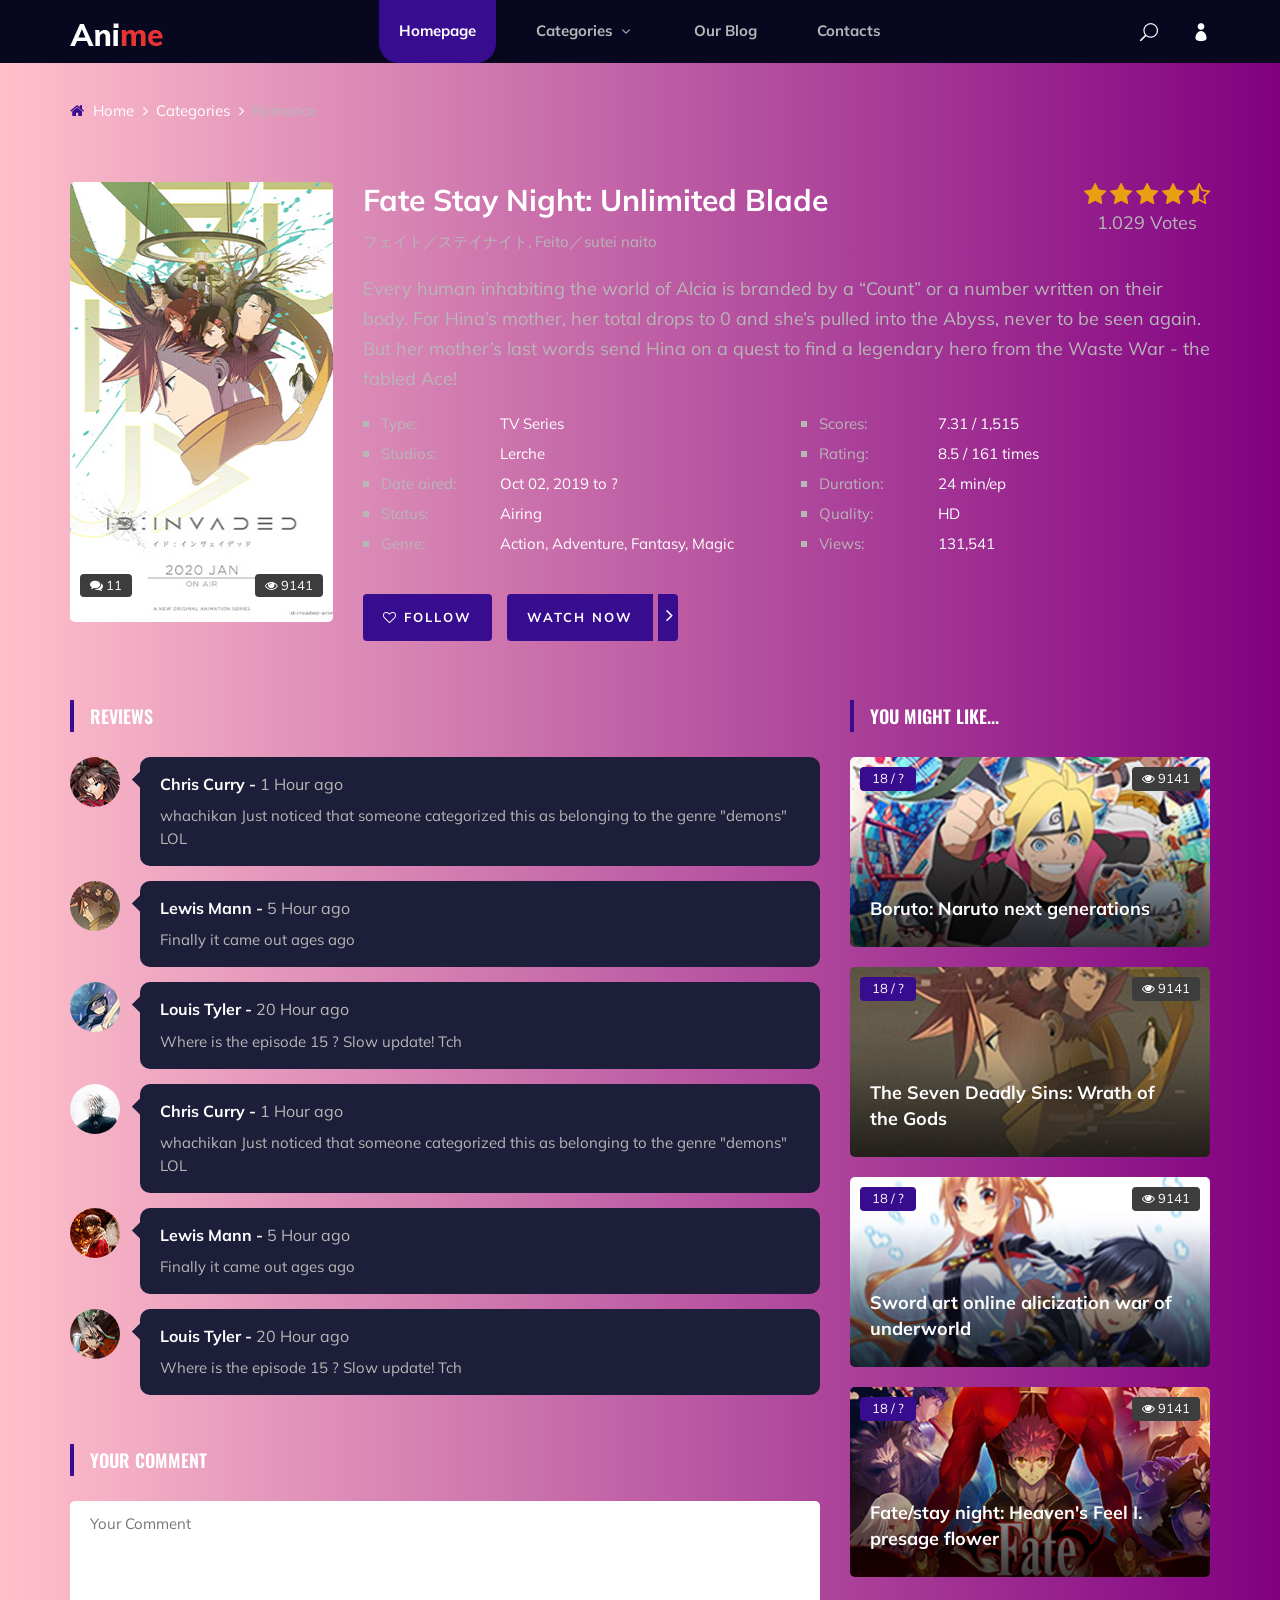
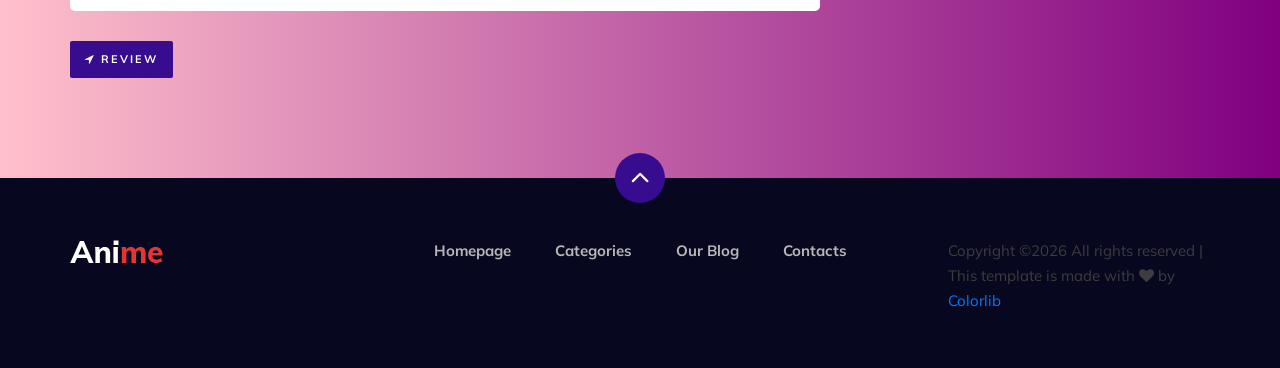
<file: anime-main/anime-details.html>
<!DOCTYPE html>
<html lang="zxx">

<head>
    <meta charset="UTF-8">
    <meta name="description" content="Anime Template">
    <meta name="keywords" content="Anime, unica, creative, html">
    <meta name="viewport" content="width=device-width, initial-scale=1.0">
    <meta http-equiv="X-UA-Compatible" content="ie=edge">
    <title>Anime | Template</title>

    <!-- Google Font -->
    <link href="https://fonts.googleapis.com/css2?family=Oswald:wght@300;400;500;600;700&display=swap" rel="stylesheet">
    <link href="https://fonts.googleapis.com/css2?family=Mulish:wght@300;400;500;600;700;800;900&display=swap"
    rel="stylesheet">

    <!-- Css Styles -->
    <link rel="stylesheet" href="css/bootstrap.min.css" type="text/css">
    <link rel="stylesheet" href="css/font-awesome.min.css" type="text/css">
    <link rel="stylesheet" href="css/elegant-icons.css" type="text/css">
    <link rel="stylesheet" href="css/plyr.css" type="text/css">
    <link rel="stylesheet" href="css/nice-select.css" type="text/css">
    <link rel="stylesheet" href="css/owl.carousel.min.css" type="text/css">
    <link rel="stylesheet" href="css/slicknav.min.css" type="text/css">
    <link rel="stylesheet" href="css/style.css" type="text/css">
</head>

<body>
    <!-- Page Preloder -->
    <div id="preloder">
        <div class="loader"></div>
    </div>

    <!-- Header Section Begin -->
    <header class="header">
        <div class="container">
            <div class="row">
                <div class="col-lg-2">
                    <div class="header__logo">
                        <a href="./index.html">
                            <img src="img/logo.png" alt="">
                        </a>
                    </div>
                </div>
                <div class="col-lg-8">
                    <div class="header__nav">
                        <nav class="header__menu mobile-menu">
                            <ul>
                                <li class="active"><a href="./index.html">Homepage</a></li>
                                <li><a href="./categories.html">Categories <span class="arrow_carrot-down"></span></a>
                                    <ul class="dropdown">
                                        <li><a href="./categories.html">Categories</a></li>
                                        <li><a href="./anime-details.html">Anime Details</a></li>
                                        <li><a href="./anime-watching.html">Anime Watching</a></li>
                                        <li><a href="./blog-details.html">Blog Details</a></li>
                                        <li><a href="./signup.html">Sign Up</a></li>
                                        <li><a href="./login.html">Login</a></li>
                                    </ul>
                                </li>
                                <li><a href="./blog.html">Our Blog</a></li>
                                <li><a href="#">Contacts</a></li>
                            </ul>
                        </nav>
                    </div>
                </div>
                <div class="col-lg-2">
                    <div class="header__right">
                        <a href="#" class="search-switch"><span class="icon_search"></span></a>
                        <a href="./login.html"><span class="icon_profile"></span></a>
                    </div>
                </div>
            </div>
            <div id="mobile-menu-wrap"></div>
        </div>
    </header>
    <!-- Header End -->

    <!-- Breadcrumb Begin -->
    <div class="breadcrumb-option">
        <div class="container">
            <div class="row">
                <div class="col-lg-12">
                    <div class="breadcrumb__links">
                        <a href="./index.html"><i class="fa fa-home"></i> Home</a>
                        <a href="./categories.html">Categories</a>
                        <span>Romance</span>
                    </div>
                </div>
            </div>
        </div>
    </div>
    <!-- Breadcrumb End -->

    <!-- Anime Section Begin -->
    <section class="anime-details spad">
        <div class="container">
            <div class="anime__details__content">
                <div class="row">
                    <div class="col-lg-3">
                        <div class="anime__details__pic set-bg" data-setbg="img/anime/details-pic.jpg">
                            <div class="comment"><i class="fa fa-comments"></i> 11</div>
                            <div class="view"><i class="fa fa-eye"></i> 9141</div>
                        </div>
                    </div>
                    <div class="col-lg-9">
                        <div class="anime__details__text">
                            <div class="anime__details__title">
                                <h3>Fate Stay Night: Unlimited Blade</h3>
                                <span>フェイト／ステイナイト, Feito／sutei naito</span>
                            </div>
                            <div class="anime__details__rating">
                                <div class="rating">
                                    <a href="#"><i class="fa fa-star"></i></a>
                                    <a href="#"><i class="fa fa-star"></i></a>
                                    <a href="#"><i class="fa fa-star"></i></a>
                                    <a href="#"><i class="fa fa-star"></i></a>
                                    <a href="#"><i class="fa fa-star-half-o"></i></a>
                                </div>
                                <span>1.029 Votes</span>
                            </div>
                            <p>Every human inhabiting the world of Alcia is branded by a “Count” or a number written on
                                their body. For Hina’s mother, her total drops to 0 and she’s pulled into the Abyss,
                                never to be seen again. But her mother’s last words send Hina on a quest to find a
                            legendary hero from the Waste War - the fabled Ace!</p>
                            <div class="anime__details__widget">
                                <div class="row">
                                    <div class="col-lg-6 col-md-6">
                                        <ul>
                                            <li><span>Type:</span> TV Series</li>
                                            <li><span>Studios:</span> Lerche</li>
                                            <li><span>Date aired:</span> Oct 02, 2019 to ?</li>
                                            <li><span>Status:</span> Airing</li>
                                            <li><span>Genre:</span> Action, Adventure, Fantasy, Magic</li>
                                        </ul>
                                    </div>
                                    <div class="col-lg-6 col-md-6">
                                        <ul>
                                            <li><span>Scores:</span> 7.31 / 1,515</li>
                                            <li><span>Rating:</span> 8.5 / 161 times</li>
                                            <li><span>Duration:</span> 24 min/ep</li>
                                            <li><span>Quality:</span> HD</li>
                                            <li><span>Views:</span> 131,541</li>
                                        </ul>
                                    </div>
                                </div>
                            </div>
                            <div class="anime__details__btn">
                                <a href="#" class="follow-btn"><i class="fa fa-heart-o"></i> Follow</a>
                                <a href="#" class="watch-btn"><span>Watch Now</span> <i
                                    class="fa fa-angle-right"></i></a>
                                </div>
                            </div>
                        </div>
                    </div>
                </div>
                <div class="row">
                    <div class="col-lg-8 col-md-8">
                        <div class="anime__details__review">
                            <div class="section-title">
                                <h5>Reviews</h5>
                            </div>
                            <div class="anime__review__item">
                                <div class="anime__review__item__pic">
                                    <img src="img/anime/review-1.jpg" alt="">
                                </div>
                                <div class="anime__review__item__text">
                                    <h6>Chris Curry - <span>1 Hour ago</span></h6>
                                    <p>whachikan Just noticed that someone categorized this as belonging to the genre
                                    "demons" LOL</p>
                                </div>
                            </div>
                            <div class="anime__review__item">
                                <div class="anime__review__item__pic">
                                    <img src="img/anime/review-2.jpg" alt="">
                                </div>
                                <div class="anime__review__item__text">
                                    <h6>Lewis Mann - <span>5 Hour ago</span></h6>
                                    <p>Finally it came out ages ago</p>
                                </div>
                            </div>
                            <div class="anime__review__item">
                                <div class="anime__review__item__pic">
                                    <img src="img/anime/review-3.jpg" alt="">
                                </div>
                                <div class="anime__review__item__text">
                                    <h6>Louis Tyler - <span>20 Hour ago</span></h6>
                                    <p>Where is the episode 15 ? Slow update! Tch</p>
                                </div>
                            </div>
                            <div class="anime__review__item">
                                <div class="anime__review__item__pic">
                                    <img src="img/anime/review-4.jpg" alt="">
                                </div>
                                <div class="anime__review__item__text">
                                    <h6>Chris Curry - <span>1 Hour ago</span></h6>
                                    <p>whachikan Just noticed that someone categorized this as belonging to the genre
                                    "demons" LOL</p>
                                </div>
                            </div>
                            <div class="anime__review__item">
                                <div class="anime__review__item__pic">
                                    <img src="img/anime/review-5.jpg" alt="">
                                </div>
                                <div class="anime__review__item__text">
                                    <h6>Lewis Mann - <span>5 Hour ago</span></h6>
                                    <p>Finally it came out ages ago</p>
                                </div>
                            </div>
                            <div class="anime__review__item">
                                <div class="anime__review__item__pic">
                                    <img src="img/anime/review-6.jpg" alt="">
                                </div>
                                <div class="anime__review__item__text">
                                    <h6>Louis Tyler - <span>20 Hour ago</span></h6>
                                    <p>Where is the episode 15 ? Slow update! Tch</p>
                                </div>
                            </div>
                        </div>
                        <div class="anime__details__form">
                            <div class="section-title">
                                <h5>Your Comment</h5>
                            </div>
                            <form action="#">
                                <textarea placeholder="Your Comment"></textarea>
                                <button type="submit"><i class="fa fa-location-arrow"></i> Review</button>
                            </form>
                        </div>
                    </div>
                    <div class="col-lg-4 col-md-4">
                        <div class="anime__details__sidebar">
                            <div class="section-title">
                                <h5>you might like...</h5>
                            </div>
                            <div class="product__sidebar__view__item set-bg" data-setbg="img/sidebar/tv-1.jpg">
                                <div class="ep">18 / ?</div>
                                <div class="view"><i class="fa fa-eye"></i> 9141</div>
                                <h5><a href="#">Boruto: Naruto next generations</a></h5>
                            </div>
                            <div class="product__sidebar__view__item set-bg" data-setbg="img/sidebar/tv-2.jpg">
                                <div class="ep">18 / ?</div>
                                <div class="view"><i class="fa fa-eye"></i> 9141</div>
                                <h5><a href="#">The Seven Deadly Sins: Wrath of the Gods</a></h5>
                            </div>
                            <div class="product__sidebar__view__item set-bg" data-setbg="img/sidebar/tv-3.jpg">
                                <div class="ep">18 / ?</div>
                                <div class="view"><i class="fa fa-eye"></i> 9141</div>
                                <h5><a href="#">Sword art online alicization war of underworld</a></h5>
                            </div>
                            <div class="product__sidebar__view__item set-bg" data-setbg="img/sidebar/tv-4.jpg">
                                <div class="ep">18 / ?</div>
                                <div class="view"><i class="fa fa-eye"></i> 9141</div>
                                <h5><a href="#">Fate/stay night: Heaven's Feel I. presage flower</a></h5>
                            </div>
                        </div>
                    </div>
                </div>
            </div>
        </section>
        <!-- Anime Section End -->

        <!-- Footer Section Begin -->
        <footer class="footer">
            <div class="page-up">
                <a href="#" id="scrollToTopButton"><span class="arrow_carrot-up"></span></a>
            </div>
            <div class="container">
                <div class="row">
                    <div class="col-lg-3">
                        <div class="footer__logo">
                            <a href="./index.html"><img src="img/logo.png" alt=""></a>
                        </div>
                    </div>
                    <div class="col-lg-6">
                        <div class="footer__nav">
                            <ul>
                                <li class="active"><a href="./index.html">Homepage</a></li>
                                <li><a href="./categories.html">Categories</a></li>
                                <li><a href="./blog.html">Our Blog</a></li>
                                <li><a href="#">Contacts</a></li>
                            </ul>
                        </div>
                    </div>
                    <div class="col-lg-3">
                        <p><!-- Link back to Colorlib can't be removed. Template is licensed under CC BY 3.0. -->
                          Copyright &copy;<script>document.write(new Date().getFullYear());</script> All rights reserved | This template is made with <i class="fa fa-heart" aria-hidden="true"></i> by <a href="https://colorlib.com" target="_blank">Colorlib</a>
                          <!-- Link back to Colorlib can't be removed. Template is licensed under CC BY 3.0. --></p>

                      </div>
                  </div>
              </div>
          </footer>
          <!-- Footer Section End -->

          <!-- Search model Begin -->
          <div class="search-model">
            <div class="h-100 d-flex align-items-center justify-content-center">
                <div class="search-close-switch"><i class="icon_close"></i></div>
                <form class="search-model-form">
                    <input type="text" id="search-input" placeholder="Search here.....">
                </form>
            </div>
        </div>
        <!-- Search model end -->

        <!-- Js Plugins -->
        <script src="js/jquery-3.3.1.min.js"></script>
        <script src="js/bootstrap.min.js"></script>
        <script src="js/player.js"></script>
        <script src="js/jquery.nice-select.min.js"></script>
        <script src="js/mixitup.min.js"></script>
        <script src="js/jquery.slicknav.js"></script>
        <script src="js/owl.carousel.min.js"></script>
        <script src="js/main.js"></script>

    </body>

    </html>
</file>
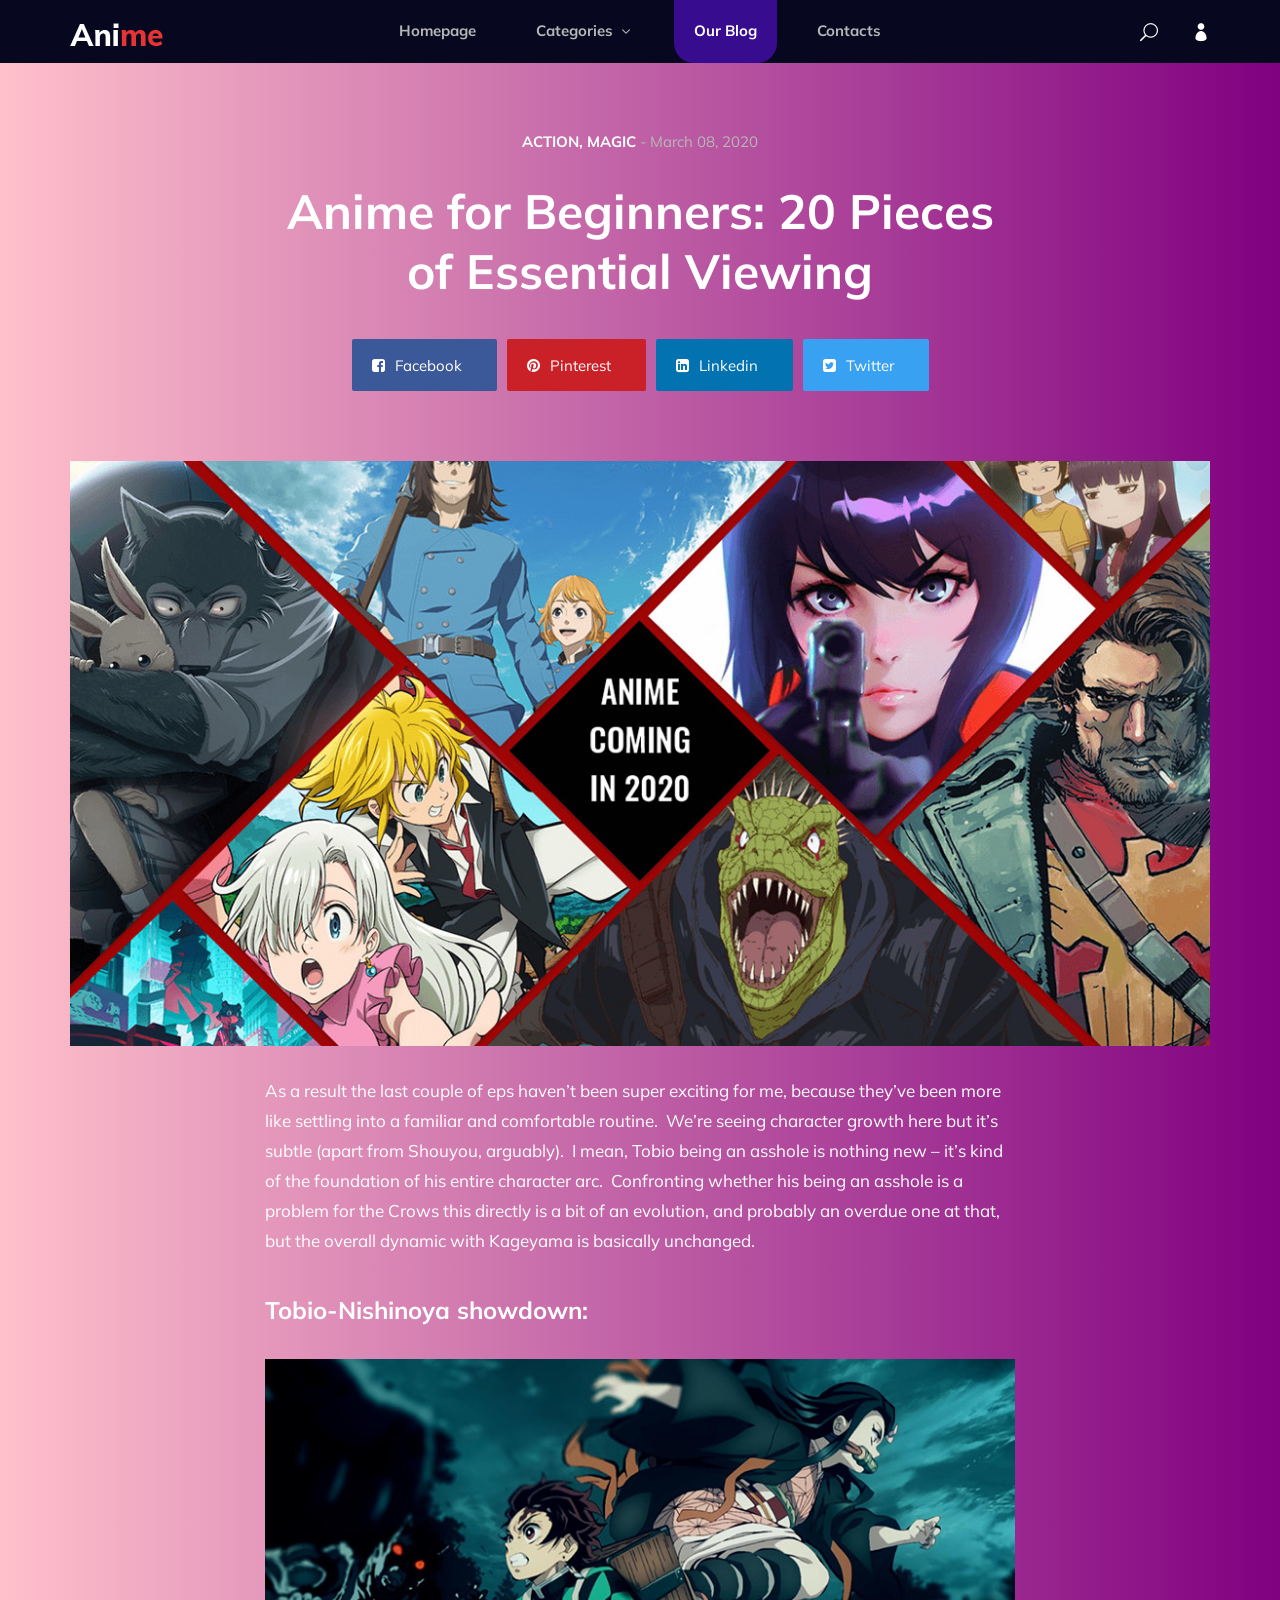
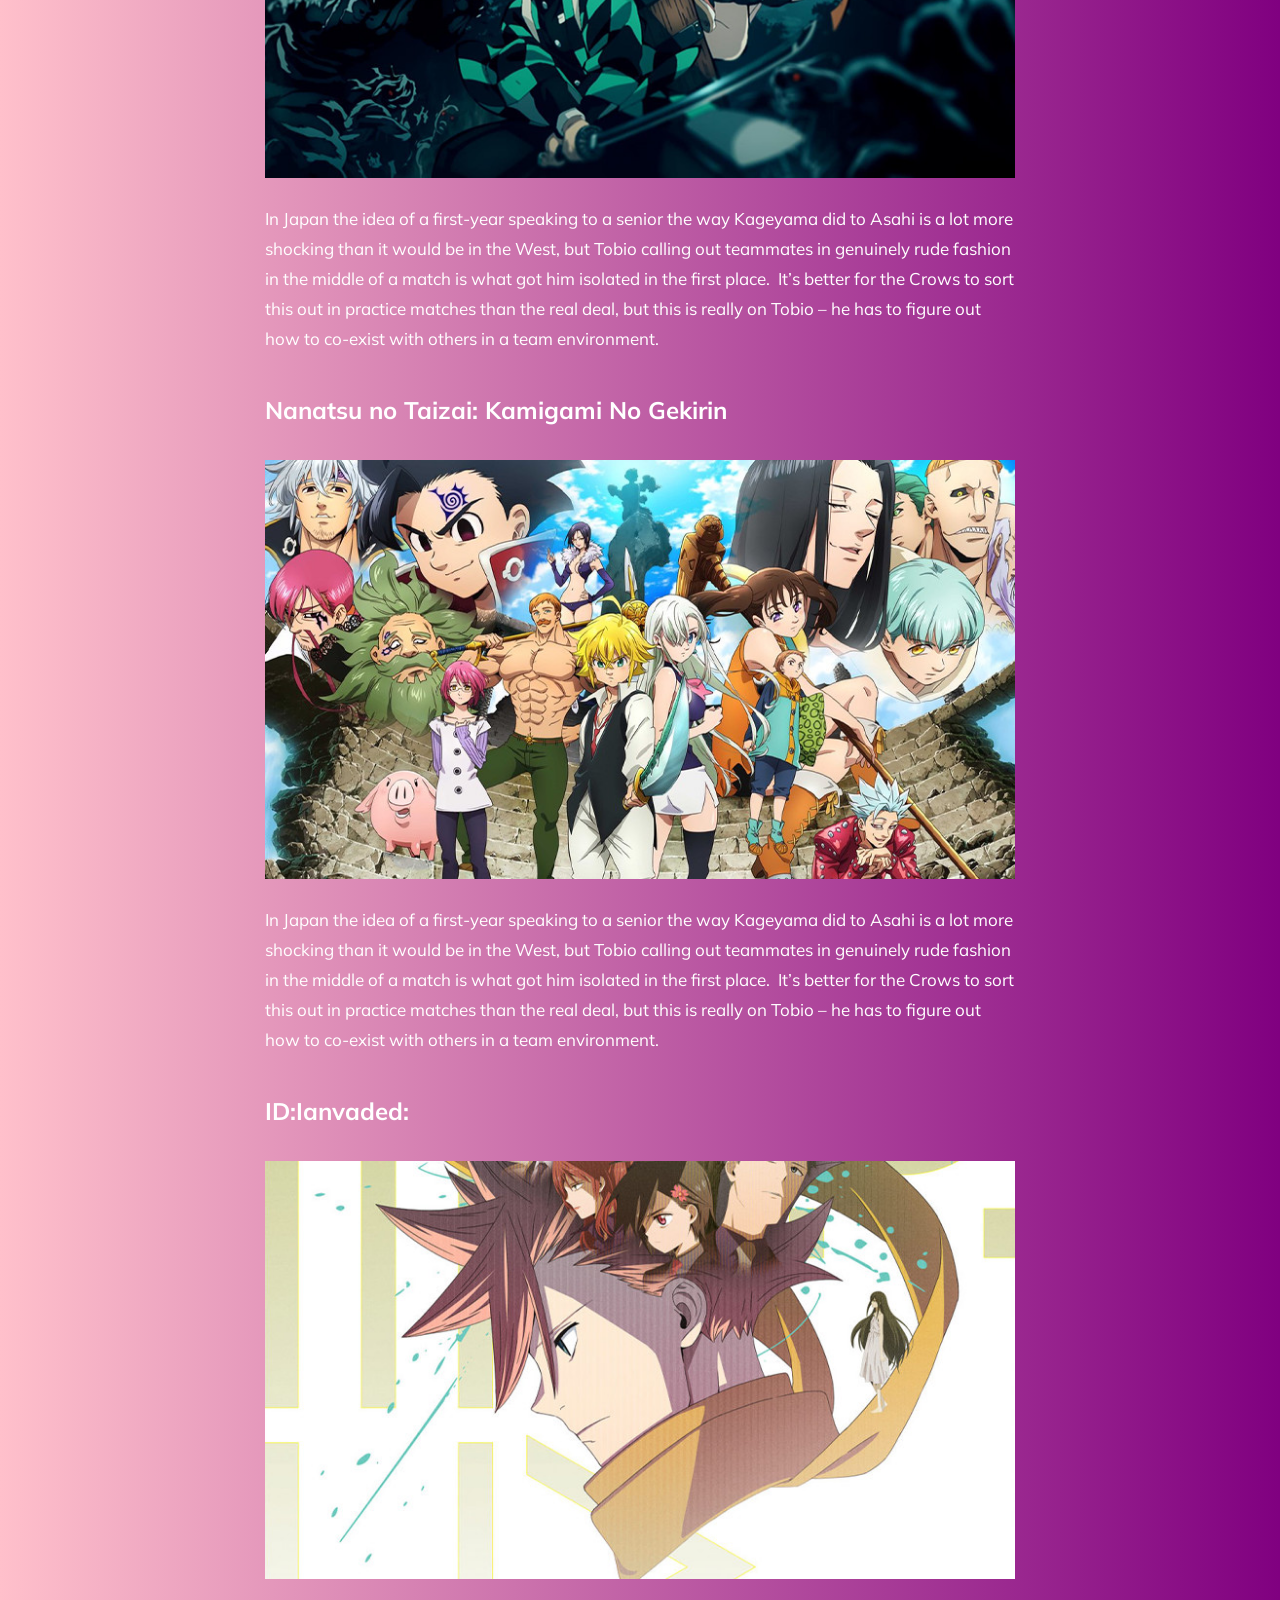
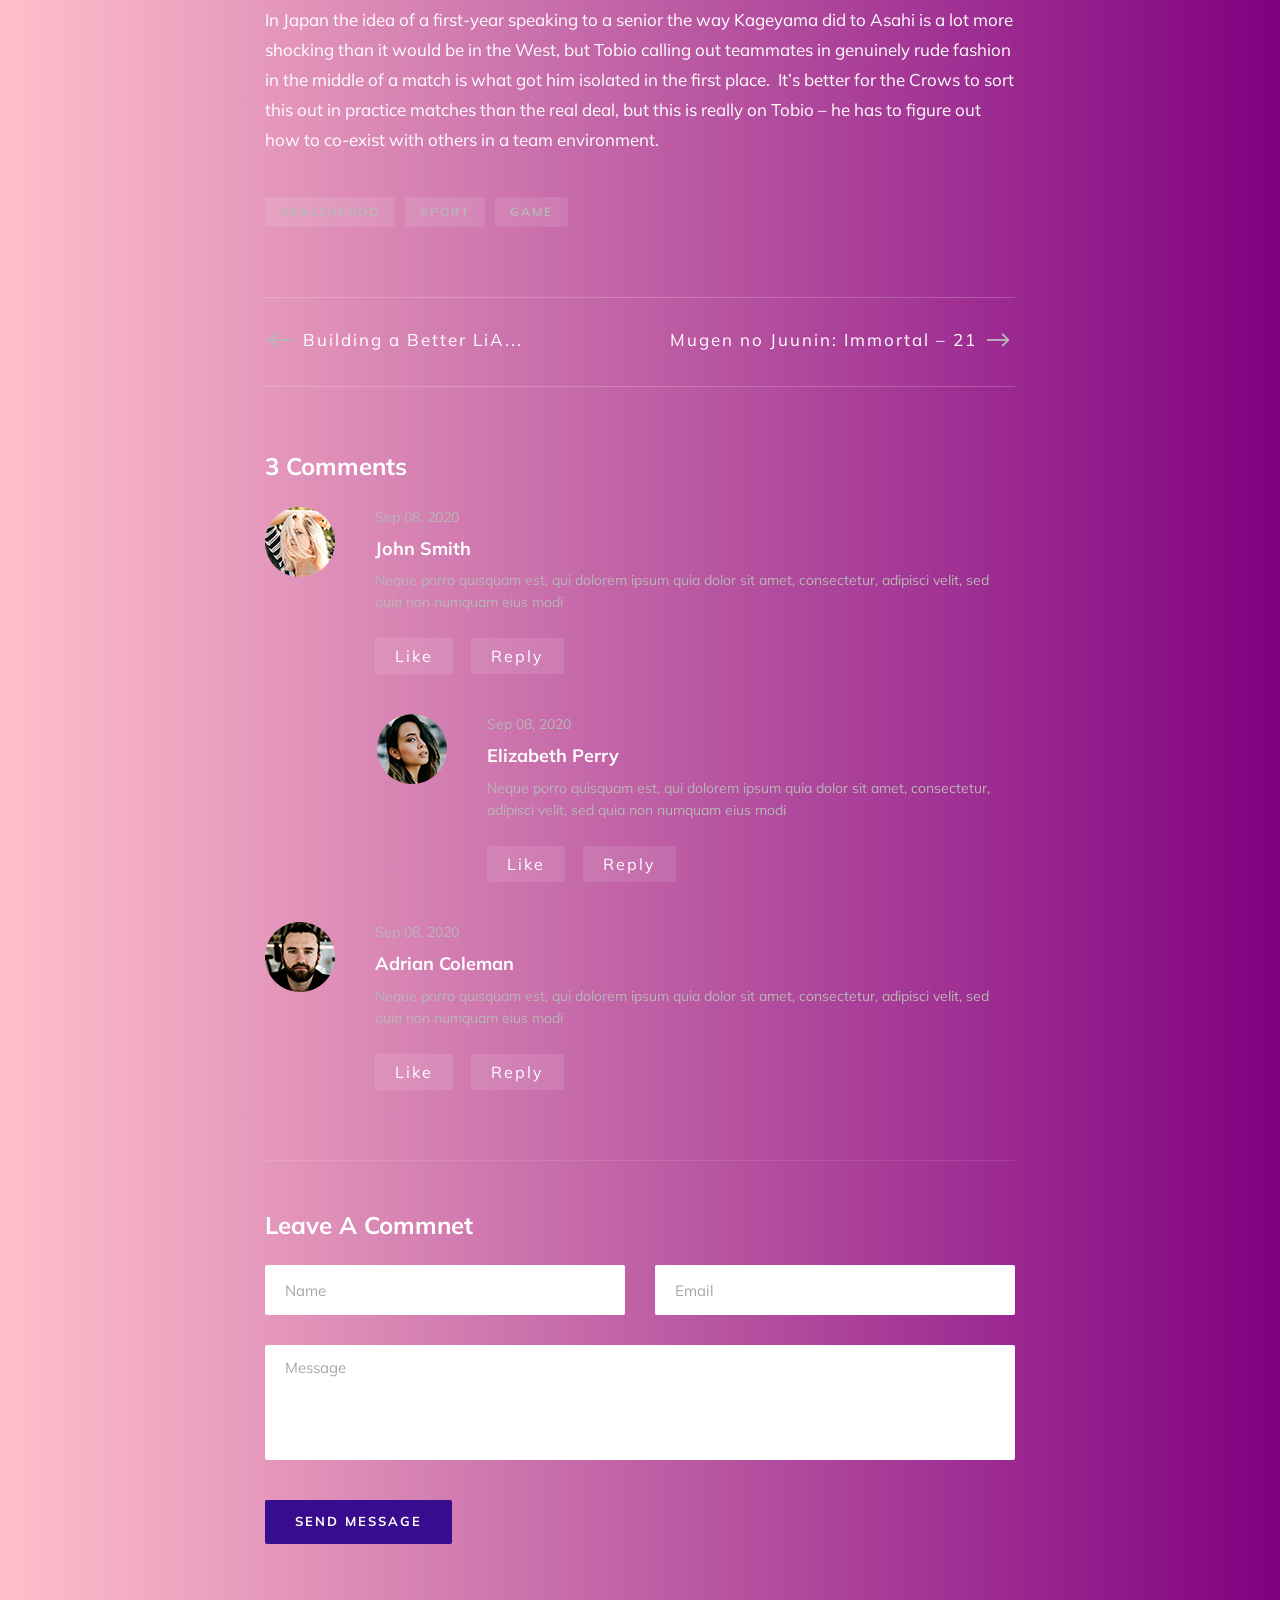
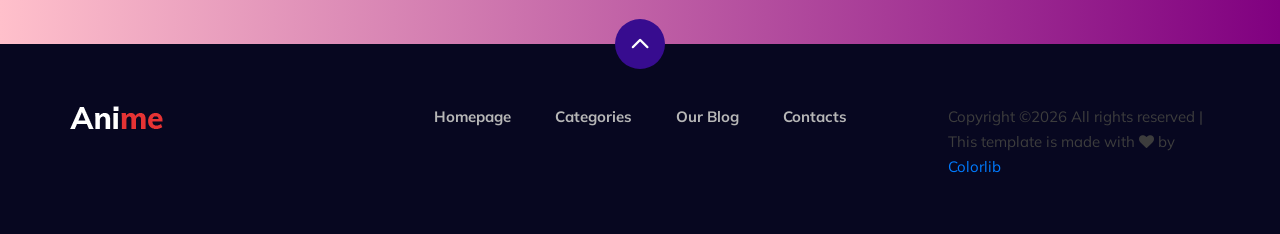
<file: anime-main/blog-details.html>
<!DOCTYPE html>
<html lang="zxx">

<head>
    <meta charset="UTF-8">
    <meta name="description" content="Anime Template">
    <meta name="keywords" content="Anime, unica, creative, html">
    <meta name="viewport" content="width=device-width, initial-scale=1.0">
    <meta http-equiv="X-UA-Compatible" content="ie=edge">
    <title>Anime | Template</title>

    <!-- Google Font -->
    <link href="https://fonts.googleapis.com/css2?family=Oswald:wght@300;400;500;600;700&display=swap" rel="stylesheet">
    <link href="https://fonts.googleapis.com/css2?family=Mulish:wght@300;400;500;600;700;800;900&display=swap"
    rel="stylesheet">

    <!-- Css Styles -->
    <link rel="stylesheet" href="css/bootstrap.min.css" type="text/css">
    <link rel="stylesheet" href="css/font-awesome.min.css" type="text/css">
    <link rel="stylesheet" href="css/elegant-icons.css" type="text/css">
    <link rel="stylesheet" href="css/plyr.css" type="text/css">
    <link rel="stylesheet" href="css/nice-select.css" type="text/css">
    <link rel="stylesheet" href="css/owl.carousel.min.css" type="text/css">
    <link rel="stylesheet" href="css/slicknav.min.css" type="text/css">
    <link rel="stylesheet" href="css/style.css" type="text/css">
</head>

<body>
    <!-- Page Preloder -->
    <div id="preloder">
        <div class="loader"></div>
    </div>

    <!-- Header Section Begin -->
    <header class="header">
        <div class="container">
            <div class="row">
                <div class="col-lg-2">
                    <div class="header__logo">
                        <a href="./index.html">
                            <img src="img/logo.png" alt="">
                        </a>
                    </div>
                </div>
                <div class="col-lg-8">
                    <div class="header__nav">
                        <nav class="header__menu mobile-menu">
                            <ul>
                                <li><a href="./index.html">Homepage</a></li>
                                <li><a href="./categories.html">Categories <span class="arrow_carrot-down"></span></a>
                                    <ul class="dropdown">
                                        <li><a href="./categories.html">Categories</a></li>
                                        <li><a href="./anime-details.html">Anime Details</a></li>
                                        <li><a href="./anime-watching.html">Anime Watching</a></li>
                                        <li><a href="./blog-details.html">Blog Details</a></li>
                                        <li><a href="./signup.html">Sign Up</a></li>
                                        <li><a href="./login.html">Login</a></li>
                                    </ul>
                                </li>
                                <li class="active"><a href="./blog.html">Our Blog</a></li>
                                <li><a href="#">Contacts</a></li>
                            </ul>
                        </nav>
                    </div>
                </div>
                <div class="col-lg-2">
                    <div class="header__right">
                        <a href="#" class="search-switch"><span class="icon_search"></span></a>
                        <a href="./login.html"><span class="icon_profile"></span></a>
                    </div>
                </div>
            </div>
            <div id="mobile-menu-wrap"></div>
        </div>
    </header>
    <!-- Header End -->

    <!-- Blog Details Section Begin -->
    <section class="blog-details spad">
        <div class="container">
            <div class="row d-flex justify-content-center">
                <div class="col-lg-8">
                    <div class="blog__details__title">
                        <h6>Action, Magic <span>- March 08, 2020</span></h6>
                        <h2>Anime for Beginners: 20 Pieces of Essential Viewing</h2>
                        <div class="blog__details__social">
                            <a href="#" class="facebook"><i class="fa fa-facebook-square"></i> Facebook</a>
                            <a href="#" class="pinterest"><i class="fa fa-pinterest"></i> Pinterest</a>
                            <a href="#" class="linkedin"><i class="fa fa-linkedin-square"></i> Linkedin</a>
                            <a href="#" class="twitter"><i class="fa fa-twitter-square"></i> Twitter</a>
                        </div>
                    </div>
                </div>
                <div class="col-lg-12">
                    <div class="blog__details__pic">
                        <img src="img/blog/details/blog-details-pic.jpg" alt="">
                    </div>
                </div>
                <div class="col-lg-8">
                    <div class="blog__details__content">
                        <div class="blog__details__text">
                            <p>As a result the last couple of eps haven’t been super exciting for me, because they’ve
                                been more like settling into a familiar and comfortable routine.  We’re seeing character
                                growth here but it’s subtle (apart from Shouyou, arguably).  I mean, Tobio being an
                                asshole is nothing new – it’s kind of the foundation of his entire character arc. 
                                Confronting whether his being an asshole is a problem for the Crows this directly is a
                                bit of an evolution, and probably an overdue one at that, but the overall dynamic with
                            Kageyama is basically unchanged.</p>
                        </div>
                        <div class="blog__details__item__text">
                            <h4>Tobio-Nishinoya showdown:</h4>
                            <img src="img/blog/details/bd-item-1.jpg" alt="">
                            <p>In Japan the idea of a first-year speaking to a senior the way Kageyama did to Asahi is a
                                lot more shocking than it would be in the West, but Tobio calling out teammates in
                                genuinely rude fashion in the middle of a match is what got him isolated in the first
                                place.  It’s better for the Crows to sort this out in practice matches than the real
                                deal, but this is really on Tobio – he has to figure out how to co-exist with others in
                            a team environment.</p>
                        </div>
                        <div class="blog__details__item__text">
                            <h4>Nanatsu no Taizai: Kamigami No Gekirin</h4>
                            <img src="img/blog/details/bd-item-2.jpg" alt="">
                            <p>In Japan the idea of a first-year speaking to a senior the way Kageyama did to Asahi is a
                                lot more shocking than it would be in the West, but Tobio calling out teammates in
                                genuinely rude fashion in the middle of a match is what got him isolated in the first
                                place.  It’s better for the Crows to sort this out in practice matches than the real
                                deal, but this is really on Tobio – he has to figure out how to co-exist with others in
                            a team environment.</p>
                        </div>
                        <div class="blog__details__item__text">
                            <h4>ID:Ianvaded:</h4>
                            <img src="img/blog/details/bd-item-3.jpg" alt="">
                            <p>In Japan the idea of a first-year speaking to a senior the way Kageyama did to Asahi is a
                                lot more shocking than it would be in the West, but Tobio calling out teammates in
                                genuinely rude fashion in the middle of a match is what got him isolated in the first
                                place.  It’s better for the Crows to sort this out in practice matches than the real
                                deal, but this is really on Tobio – he has to figure out how to co-exist with others in
                            a team environment.</p>
                        </div>
                        <div class="blog__details__tags">
                            <a href="#">Healthfood</a>
                            <a href="#">Sport</a>
                            <a href="#">Game</a>
                        </div>
                        <div class="blog__details__btns">
                            <div class="row">
                                <div class="col-lg-6">
                                    <div class="blog__details__btns__item">
                                        <h5><a href="#"><span class="arrow_left"></span> Building a Better LiA...</a>
                                        </h5>
                                    </div>
                                </div>
                                <div class="col-lg-6">
                                    <div class="blog__details__btns__item next__btn">
                                        <h5><a href="#">Mugen no Juunin: Immortal – 21 <span
                                            class="arrow_right"></span></a></h5>
                                        </div>
                                    </div>
                                </div>
                            </div>
                            <div class="blog__details__comment">
                                <h4>3 Comments</h4>
                                <div class="blog__details__comment__item">
                                    <div class="blog__details__comment__item__pic">
                                        <img src="img/blog/details/comment-1.png" alt="">
                                    </div>
                                    <div class="blog__details__comment__item__text">
                                        <span>Sep 08, 2020</span>
                                        <h5>John Smith</h5>
                                        <p>Neque porro quisquam est, qui dolorem ipsum quia dolor sit amet, consectetur,
                                        adipisci velit, sed quia non numquam eius modi</p>
                                        <a href="#">Like</a>
                                        <a href="#">Reply</a>
                                    </div>
                                </div>
                                <div class="blog__details__comment__item blog__details__comment__item--reply">
                                    <div class="blog__details__comment__item__pic">
                                        <img src="img/blog/details/comment-2.png" alt="">
                                    </div>
                                    <div class="blog__details__comment__item__text">
                                        <span>Sep 08, 2020</span>
                                        <h5>Elizabeth Perry</h5>
                                        <p>Neque porro quisquam est, qui dolorem ipsum quia dolor sit amet, consectetur,
                                        adipisci velit, sed quia non numquam eius modi</p>
                                        <a href="#">Like</a>
                                        <a href="#">Reply</a>
                                    </div>
                                </div>
                                <div class="blog__details__comment__item">
                                    <div class="blog__details__comment__item__pic">
                                        <img src="img/blog/details/comment-3.png" alt="">
                                    </div>
                                    <div class="blog__details__comment__item__text">
                                        <span>Sep 08, 2020</span>
                                        <h5>Adrian Coleman</h5>
                                        <p>Neque porro quisquam est, qui dolorem ipsum quia dolor sit amet, consectetur,
                                        adipisci velit, sed quia non numquam eius modi</p>
                                        <a href="#">Like</a>
                                        <a href="#">Reply</a>
                                    </div>
                                </div>
                            </div>
                            <div class="blog__details__form">
                                <h4>Leave A Commnet</h4>
                                <form action="#">
                                    <div class="row">
                                        <div class="col-lg-6 col-md-6 col-sm-6">
                                            <input type="text" placeholder="Name">
                                        </div>
                                        <div class="col-lg-6 col-md-6 col-sm-6">
                                            <input type="text" placeholder="Email">
                                        </div>
                                        <div class="col-lg-12">
                                            <textarea placeholder="Message"></textarea>
                                            <button type="submit" class="site-btn">Send Message</button>
                                        </div>
                                    </div>
                                </form>
                            </div>
                        </div>
                    </div>
                </div>
            </div>
        </section>
        <!-- Blog Details Section End -->

        <!-- Footer Section Begin -->
        <footer class="footer">
            <div class="page-up">
                <a href="#" id="scrollToTopButton"><span class="arrow_carrot-up"></span></a>
            </div>
            <div class="container">
                <div class="row">
                    <div class="col-lg-3">
                        <div class="footer__logo">
                            <a href="./index.html"><img src="img/logo.png" alt=""></a>
                        </div>
                    </div>
                    <div class="col-lg-6">
                        <div class="footer__nav">
                            <ul>
                                <li class="active"><a href="./index.html">Homepage</a></li>
                                <li><a href="./categories.html">Categories</a></li>
                                <li><a href="./blog.html">Our Blog</a></li>
                                <li><a href="#">Contacts</a></li>
                            </ul>
                        </div>
                    </div>
                    <div class="col-lg-3">
                        <p><!-- Link back to Colorlib can't be removed. Template is licensed under CC BY 3.0. -->
                          Copyright &copy;<script>document.write(new Date().getFullYear());</script> All rights reserved | This template is made with <i class="fa fa-heart" aria-hidden="true"></i> by <a href="https://colorlib.com" target="_blank">Colorlib</a>
                          <!-- Link back to Colorlib can't be removed. Template is licensed under CC BY 3.0. --></p>

                      </div>
                  </div>
              </div>
          </footer>
          <!-- Footer Section End -->

          <!-- Search model Begin -->
          <div class="search-model">
            <div class="h-100 d-flex align-items-center justify-content-center">
                <div class="search-close-switch"><i class="icon_close"></i></div>
                <form class="search-model-form">
                    <input type="text" id="search-input" placeholder="Search here.....">
                </form>
            </div>
        </div>
        <!-- Search model end -->

        <!-- Js Plugins -->
        <script src="js/jquery-3.3.1.min.js"></script>
        <script src="js/bootstrap.min.js"></script>
        <script src="js/player.js"></script>
        <script src="js/jquery.nice-select.min.js"></script>
        <script src="js/mixitup.min.js"></script>
        <script src="js/jquery.slicknav.js"></script>
        <script src="js/owl.carousel.min.js"></script>
        <script src="js/main.js"></script>

    </body>

    </html>
</file>
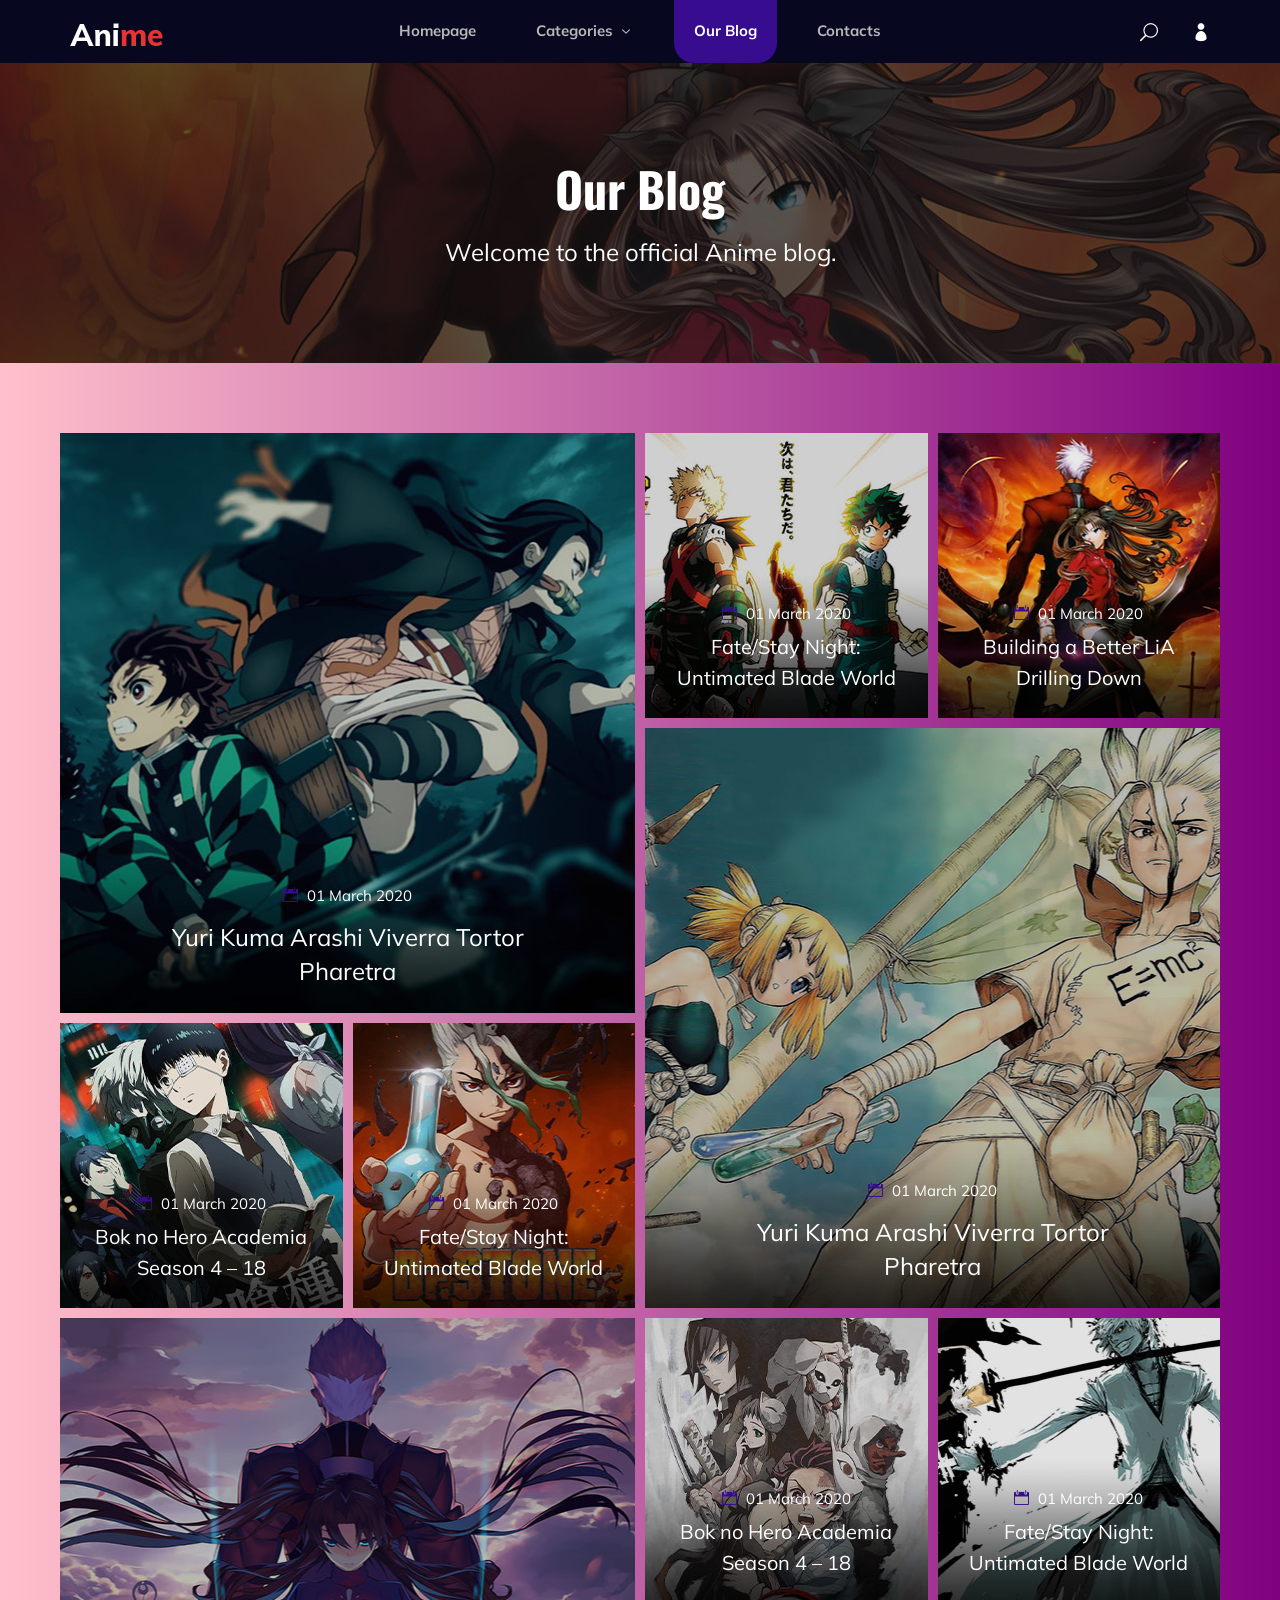
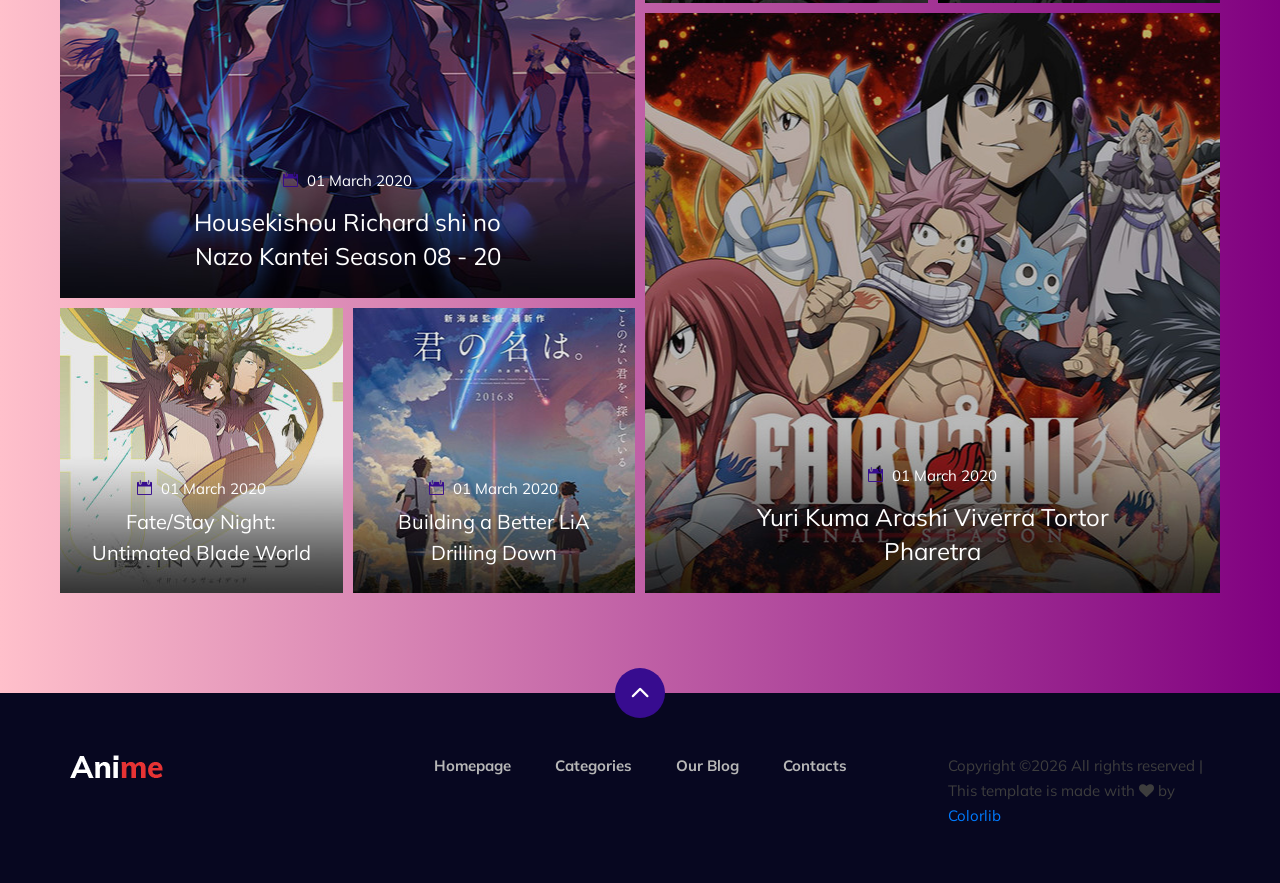
<file: anime-main/blog.html>
<!DOCTYPE html>
<html lang="zxx">

<head>
    <meta charset="UTF-8">
    <meta name="description" content="Anime Template">
    <meta name="keywords" content="Anime, unica, creative, html">
    <meta name="viewport" content="width=device-width, initial-scale=1.0">
    <meta http-equiv="X-UA-Compatible" content="ie=edge">
    <title>Anime | Template</title>

    <!-- Google Font -->
    <link href="https://fonts.googleapis.com/css2?family=Oswald:wght@300;400;500;600;700&display=swap" rel="stylesheet">
    <link href="https://fonts.googleapis.com/css2?family=Mulish:wght@300;400;500;600;700;800;900&display=swap"
    rel="stylesheet">

    <!-- Css Styles -->
    <link rel="stylesheet" href="css/bootstrap.min.css" type="text/css">
    <link rel="stylesheet" href="css/font-awesome.min.css" type="text/css">
    <link rel="stylesheet" href="css/elegant-icons.css" type="text/css">
    <link rel="stylesheet" href="css/plyr.css" type="text/css">
    <link rel="stylesheet" href="css/nice-select.css" type="text/css">
    <link rel="stylesheet" href="css/owl.carousel.min.css" type="text/css">
    <link rel="stylesheet" href="css/slicknav.min.css" type="text/css">
    <link rel="stylesheet" href="css/style.css" type="text/css">
</head>

<body>
    <!-- Page Preloder -->
    <div id="preloder">
        <div class="loader"></div>
    </div>

    <!-- Header Section Begin -->
    <header class="header">
        <div class="container">
            <div class="row">
                <div class="col-lg-2">
                    <div class="header__logo">
                        <a href="./index.html">
                            <img src="img/logo.png" alt="">
                        </a>
                    </div>
                </div>
                <div class="col-lg-8">
                    <div class="header__nav">
                        <nav class="header__menu mobile-menu">
                            <ul>
                                <li><a href="./index.html">Homepage</a></li>
                                <li><a href="./categories.html">Categories <span class="arrow_carrot-down"></span></a>
                                    <ul class="dropdown">
                                        <li><a href="./categories.html">Categories</a></li>
                                        <li><a href="./anime-details.html">Anime Details</a></li>
                                        <li><a href="./anime-watching.html">Anime Watching</a></li>
                                        <li><a href="./blog-details.html">Blog Details</a></li>
                                        <li><a href="./signup.html">Sign Up</a></li>
                                        <li><a href="./login.html">Login</a></li>
                                    </ul>
                                </li>
                                <li class="active"><a href="./blog.html">Our Blog</a></li>
                                <li><a href="#">Contacts</a></li>
                            </ul>
                        </nav>
                    </div>
                </div>
                <div class="col-lg-2">
                    <div class="header__right">
                        <a href="#" class="search-switch"><span class="icon_search"></span></a>
                        <a href="./login.html"><span class="icon_profile"></span></a>
                    </div>
                </div>
            </div>
            <div id="mobile-menu-wrap"></div>
        </div>
    </header>
    <!-- Header End -->

    <!-- Normal Breadcrumb Begin -->
    <section class="normal-breadcrumb set-bg" data-setbg="img/normal-breadcrumb.jpg">
        <div class="container">
            <div class="row">
                <div class="col-lg-12 text-center">
                    <div class="normal__breadcrumb__text">
                        <h2>Our Blog</h2>
                        <p>Welcome to the official Anime blog.</p>
                    </div>
                </div>
            </div>
        </div>
    </section>
    <!-- Normal Breadcrumb End -->

    <!-- Blog Section Begin -->
    <section class="blog spad">
        <div class="container">
            <div class="row">
                <div class="col-lg-6">
                    <div class="row">
                        <div class="col-lg-12">
                            <div class="blog__item set-bg" data-setbg="img/blog/blog-1.jpg">
                                <div class="blog__item__text">
                                    <p><span class="icon_calendar"></span> 01 March 2020</p>
                                    <h4><a href="#">Yuri Kuma Arashi Viverra Tortor Pharetra</a></h4>
                                </div>
                            </div>
                        </div>
                        <div class="col-lg-6 col-md-6 col-sm-6">
                            <div class="blog__item small__item set-bg" data-setbg="img/blog/blog-4.jpg">
                                <div class="blog__item__text">
                                    <p><span class="icon_calendar"></span> 01 March 2020</p>
                                    <h4><a href="#">Bok no Hero Academia Season 4 – 18</a></h4>
                                </div>
                            </div>
                        </div>
                        <div class="col-lg-6 col-md-6 col-sm-6">
                            <div class="blog__item small__item set-bg" data-setbg="img/blog/blog-5.jpg">
                                <div class="blog__item__text">
                                    <p><span class="icon_calendar"></span> 01 March 2020</p>
                                    <h4><a href="#">Fate/Stay Night: Untimated Blade World</a></h4>
                                </div>
                            </div>
                        </div>
                        <div class="col-lg-12">
                            <div class="blog__item set-bg" data-setbg="img/blog/blog-7.jpg">
                                <div class="blog__item__text">
                                    <p><span class="icon_calendar"></span> 01 March 2020</p>
                                    <h4><a href="#">Housekishou Richard shi no Nazo Kantei Season 08 - 20</a></h4>
                                </div>
                            </div>
                        </div>
                        <div class="col-lg-6 col-md-6 col-sm-6">
                            <div class="blog__item small__item set-bg" data-setbg="img/blog/blog-10.jpg">
                                <div class="blog__item__text">
                                    <p><span class="icon_calendar"></span> 01 March 2020</p>
                                    <h4><a href="#">Fate/Stay Night: Untimated Blade World</a></h4>
                                </div>
                            </div>
                        </div>
                        <div class="col-lg-6 col-md-6 col-sm-6">
                            <div class="blog__item small__item set-bg" data-setbg="img/blog/blog-11.jpg">
                                <div class="blog__item__text">
                                    <p><span class="icon_calendar"></span> 01 March 2020</p>
                                    <h4><a href="#">Building a Better LiA Drilling Down</a></h4>
                                </div>
                            </div>
                        </div>
                    </div>
                </div>
                <div class="col-lg-6">
                    <div class="row">
                        <div class="col-lg-6 col-md-6 col-sm-6">
                            <div class="blog__item small__item set-bg" data-setbg="img/blog/blog-2.jpg">
                                <div class="blog__item__text">
                                    <p><span class="icon_calendar"></span> 01 March 2020</p>
                                    <h4><a href="#">Fate/Stay Night: Untimated Blade World</a></h4>
                                </div>
                            </div>
                        </div>
                        <div class="col-lg-6 col-md-6 col-sm-6">
                            <div class="blog__item small__item set-bg" data-setbg="img/blog/blog-3.jpg">
                                <div class="blog__item__text">
                                    <p><span class="icon_calendar"></span> 01 March 2020</p>
                                    <h4><a href="#">Building a Better LiA Drilling Down</a></h4>
                                </div>
                            </div>
                        </div>
                        <div class="col-lg-12">
                            <div class="blog__item set-bg" data-setbg="img/blog/blog-6.jpg">
                                <div class="blog__item__text">
                                    <p><span class="icon_calendar"></span> 01 March 2020</p>
                                    <h4><a href="#">Yuri Kuma Arashi Viverra Tortor Pharetra</a></h4>
                                </div>
                            </div>
                        </div>
                        <div class="col-lg-6 col-md-6 col-sm-6">
                            <div class="blog__item small__item set-bg" data-setbg="img/blog/blog-8.jpg">
                                <div class="blog__item__text">
                                    <p><span class="icon_calendar"></span> 01 March 2020</p>
                                    <h4><a href="#">Bok no Hero Academia Season 4 – 18</a></h4>
                                </div>
                            </div>
                        </div>
                        <div class="col-lg-6 col-md-6 col-sm-6">
                            <div class="blog__item small__item set-bg" data-setbg="img/blog/blog-9.jpg">
                                <div class="blog__item__text">
                                    <p><span class="icon_calendar"></span> 01 March 2020</p>
                                    <h4><a href="#">Fate/Stay Night: Untimated Blade World</a></h4>
                                </div>
                            </div>
                        </div>
                        <div class="col-lg-12">
                            <div class="blog__item set-bg" data-setbg="img/blog/blog-12.jpg">
                                <div class="blog__item__text">
                                    <p><span class="icon_calendar"></span> 01 March 2020</p>
                                    <h4><a href="#">Yuri Kuma Arashi Viverra Tortor Pharetra</a></h4>
                                </div>
                            </div>
                        </div>
                    </div>
                </div>
            </div>
        </div>
    </section>
    <!-- Blog Section End -->

    <!-- Footer Section Begin -->
    <footer class="footer">
        <div class="page-up">
            <a href="#" id="scrollToTopButton"><span class="arrow_carrot-up"></span></a>
        </div>
        <div class="container">
            <div class="row">
                <div class="col-lg-3">
                    <div class="footer__logo">
                        <a href="./index.html"><img src="img/logo.png" alt=""></a>
                    </div>
                </div>
                <div class="col-lg-6">
                    <div class="footer__nav">
                        <ul>
                            <li class="active"><a href="./index.html">Homepage</a></li>
                            <li><a href="./categories.html">Categories</a></li>
                            <li><a href="./blog.html">Our Blog</a></li>
                            <li><a href="#">Contacts</a></li>
                        </ul>
                    </div>
                </div>
                <div class="col-lg-3">
                    <p><!-- Link back to Colorlib can't be removed. Template is licensed under CC BY 3.0. -->
                      Copyright &copy;<script>document.write(new Date().getFullYear());</script> All rights reserved | This template is made with <i class="fa fa-heart" aria-hidden="true"></i> by <a href="https://colorlib.com" target="_blank">Colorlib</a>
                      <!-- Link back to Colorlib can't be removed. Template is licensed under CC BY 3.0. --></p>

                  </div>
              </div>
          </div>
      </footer>
      <!-- Footer Section End -->

      <!-- Search model Begin -->
      <div class="search-model">
        <div class="h-100 d-flex align-items-center justify-content-center">
            <div class="search-close-switch"><i class="icon_close"></i></div>
            <form class="search-model-form">
                <input type="text" id="search-input" placeholder="Search here.....">
            </form>
        </div>
    </div>
    <!-- Search model end -->

    <!-- Js Plugins -->
    <script src="js/jquery-3.3.1.min.js"></script>
    <script src="js/bootstrap.min.js"></script>
    <script src="js/player.js"></script>
    <script src="js/jquery.nice-select.min.js"></script>
    <script src="js/mixitup.min.js"></script>
    <script src="js/jquery.slicknav.js"></script>
    <script src="js/owl.carousel.min.js"></script>
    <script src="js/main.js"></script>

</body>

</html>
</file>
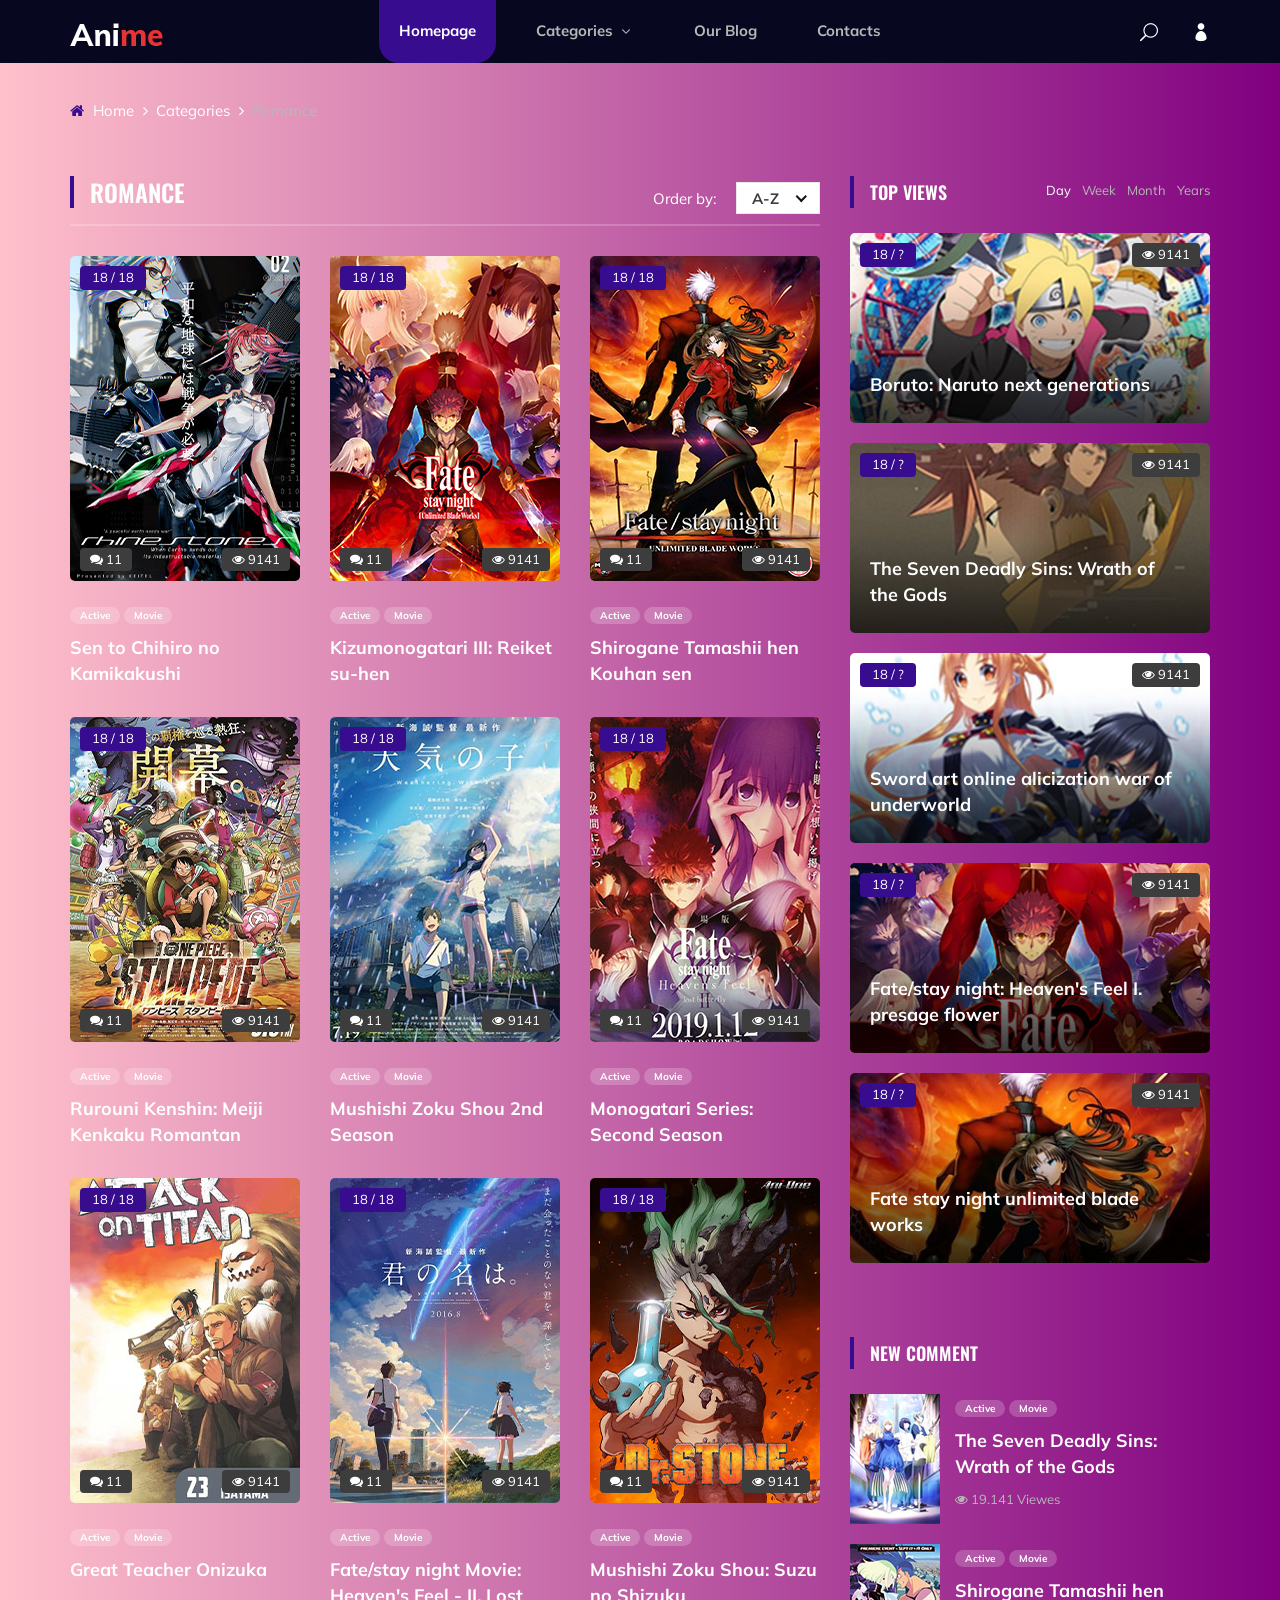
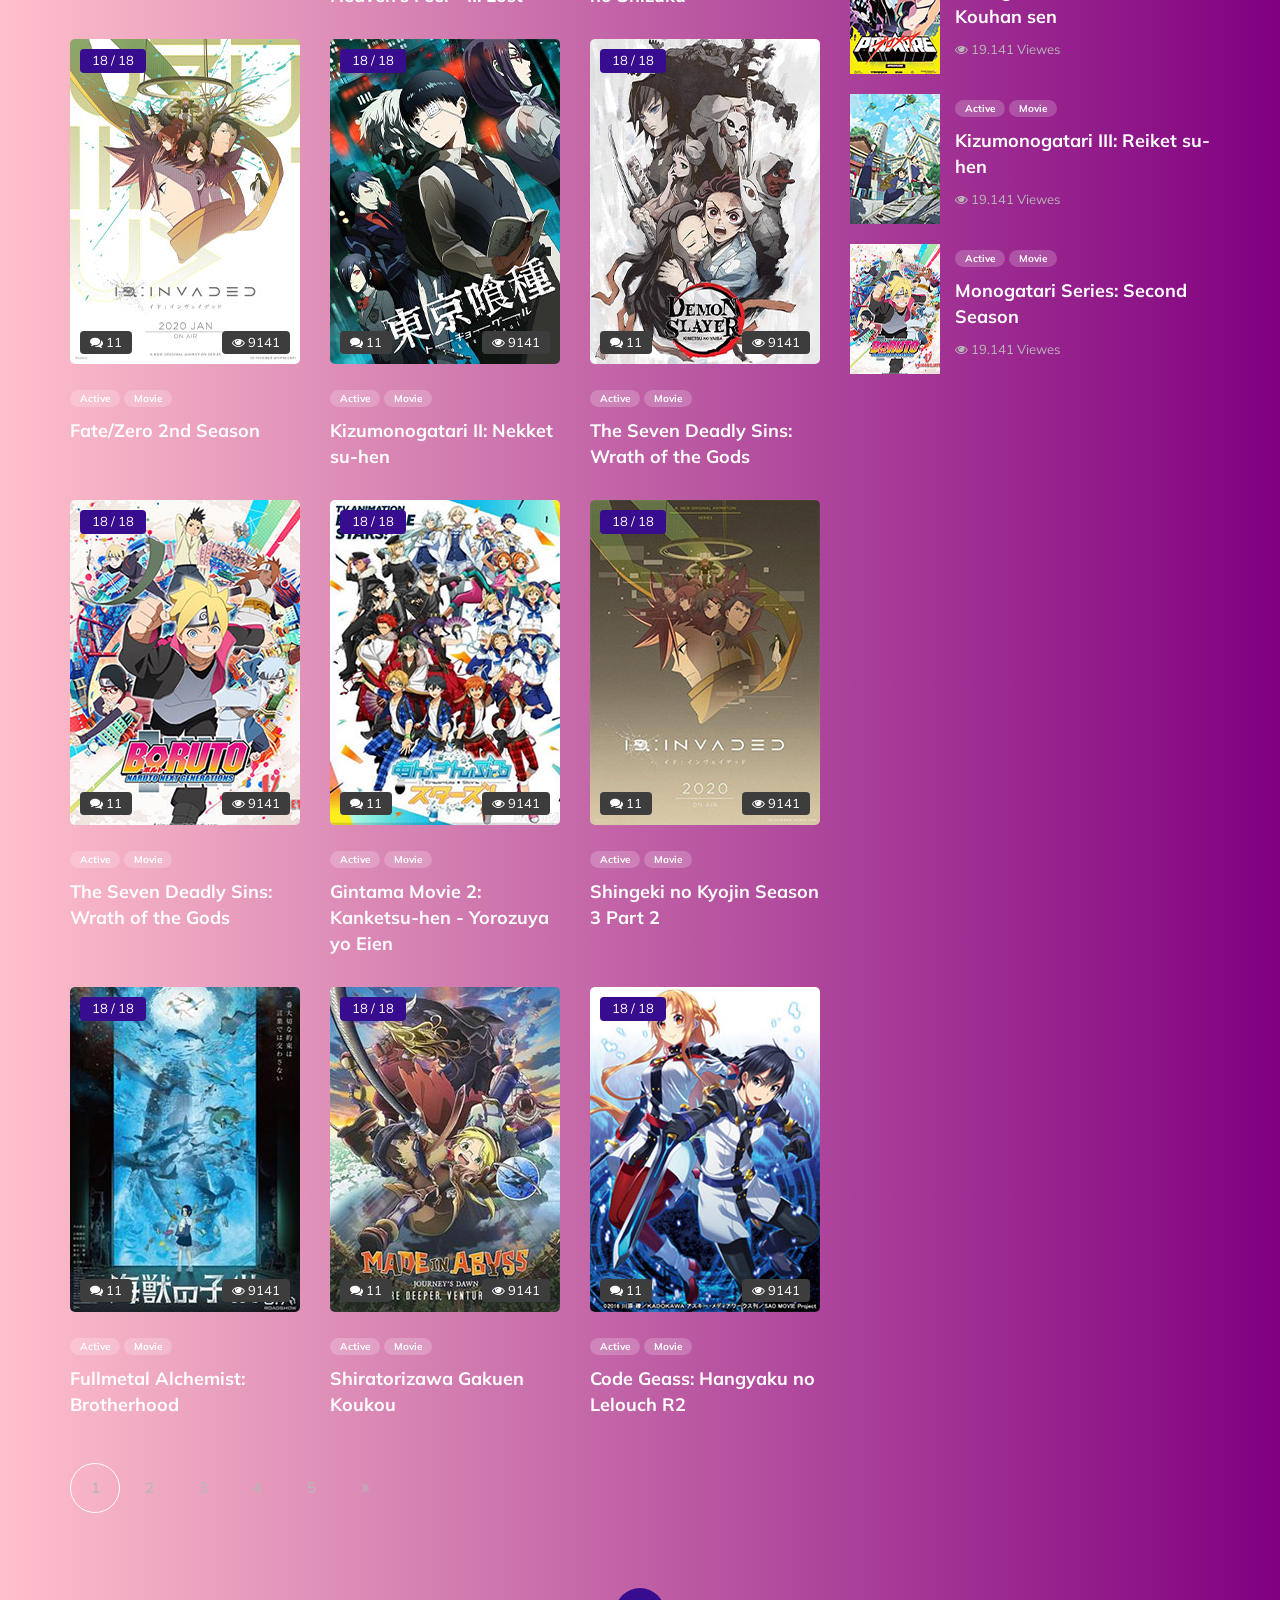
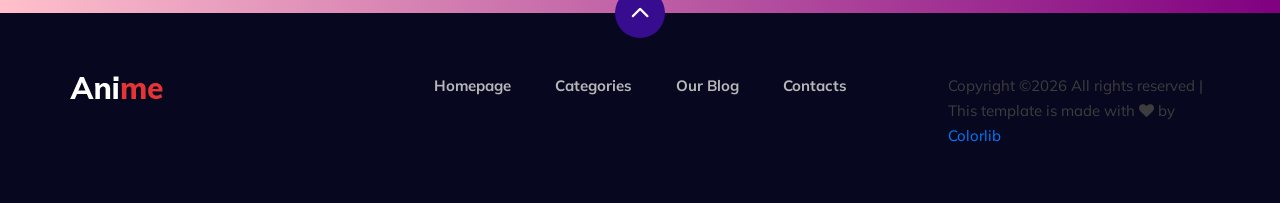
<file: anime-main/categories.html>
<!DOCTYPE html>
<html lang="zxx">

<head>
    <meta charset="UTF-8">
    <meta name="description" content="Anime Template">
    <meta name="keywords" content="Anime, unica, creative, html">
    <meta name="viewport" content="width=device-width, initial-scale=1.0">
    <meta http-equiv="X-UA-Compatible" content="ie=edge">
    <title>Anime | Template</title>

    <!-- Google Font -->
    <link href="https://fonts.googleapis.com/css2?family=Oswald:wght@300;400;500;600;700&display=swap" rel="stylesheet">
    <link href="https://fonts.googleapis.com/css2?family=Mulish:wght@300;400;500;600;700;800;900&display=swap"
    rel="stylesheet">

    <!-- Css Styles -->
    <link rel="stylesheet" href="css/bootstrap.min.css" type="text/css">
    <link rel="stylesheet" href="css/font-awesome.min.css" type="text/css">
    <link rel="stylesheet" href="css/elegant-icons.css" type="text/css">
    <link rel="stylesheet" href="css/plyr.css" type="text/css">
    <link rel="stylesheet" href="css/nice-select.css" type="text/css">
    <link rel="stylesheet" href="css/owl.carousel.min.css" type="text/css">
    <link rel="stylesheet" href="css/slicknav.min.css" type="text/css">
    <link rel="stylesheet" href="css/style.css" type="text/css">
</head>

<body>
    <!-- Page Preloder -->
    <div id="preloder">
        <div class="loader"></div>
    </div>

    <!-- Header Section Begin -->
    <header class="header">
        <div class="container">
            <div class="row">
                <div class="col-lg-2">
                    <div class="header__logo">
                        <a href="./index.html">
                            <img src="img/logo.png" alt="">
                        </a>
                    </div>
                </div>
                <div class="col-lg-8">
                    <div class="header__nav">
                        <nav class="header__menu mobile-menu">
                            <ul>
                                <li class="active"><a href="./index.html">Homepage</a></li>
                                <li><a href="./categories.html">Categories <span class="arrow_carrot-down"></span></a>
                                    <ul class="dropdown">
                                        <li><a href="./categories.html">Categories</a></li>
                                        <li><a href="./anime-details.html">Anime Details</a></li>
                                        <li><a href="./anime-watching.html">Anime Watching</a></li>
                                        <li><a href="./blog-details.html">Blog Details</a></li>
                                        <li><a href="./signup.html">Sign Up</a></li>
                                        <li><a href="./login.html">Login</a></li>
                                    </ul>
                                </li>
                                <li><a href="./blog.html">Our Blog</a></li>
                                <li><a href="#">Contacts</a></li>
                            </ul>
                        </nav>
                    </div>
                </div>
                <div class="col-lg-2">
                    <div class="header__right">
                        <a href="#" class="search-switch"><span class="icon_search"></span></a>
                        <a href="./login.html"><span class="icon_profile"></span></a>
                    </div>
                </div>
            </div>
            <div id="mobile-menu-wrap"></div>
        </div>
    </header>
    <!-- Header End -->

    <!-- Breadcrumb Begin -->
    <div class="breadcrumb-option">
        <div class="container">
            <div class="row">
                <div class="col-lg-12">
                    <div class="breadcrumb__links">
                        <a href="./index.html"><i class="fa fa-home"></i> Home</a>
                        <a href="./categories.html">Categories</a>
                        <span>Romance</span>
                    </div>
                </div>
            </div>
        </div>
    </div>
    <!-- Breadcrumb End -->

    <!-- Product Section Begin -->
    <section class="product-page spad">
        <div class="container">
            <div class="row">
                <div class="col-lg-8">
                    <div class="product__page__content">
                        <div class="product__page__title">
                            <div class="row">
                                <div class="col-lg-8 col-md-8 col-sm-6">
                                    <div class="section-title">
                                        <h4>Romance</h4>
                                    </div>
                                </div>
                                <div class="col-lg-4 col-md-4 col-sm-6">
                                    <div class="product__page__filter">
                                        <p>Order by:</p>
                                        <select>
                                            <option value="">A-Z</option>
                                            <option value="">1-10</option>
                                            <option value="">10-50</option>
                                        </select>
                                    </div>
                                </div>
                            </div>
                        </div>
                        <div class="row">
                            <div class="col-lg-4 col-md-6 col-sm-6">
                                <div class="product__item">
                                    <div class="product__item__pic set-bg" data-setbg="img/popular/popular-1.jpg">
                                        <div class="ep">18 / 18</div>
                                        <div class="comment"><i class="fa fa-comments"></i> 11</div>
                                        <div class="view"><i class="fa fa-eye"></i> 9141</div>
                                    </div>
                                    <div class="product__item__text">
                                        <ul>
                                            <li>Active</li>
                                            <li>Movie</li>
                                        </ul>
                                        <h5><a href="#">Sen to Chihiro no Kamikakushi</a></h5>
                                    </div>
                                </div>
                            </div>
                            <div class="col-lg-4 col-md-6 col-sm-6">
                                <div class="product__item">
                                    <div class="product__item__pic set-bg" data-setbg="img/popular/popular-2.jpg">
                                        <div class="ep">18 / 18</div>
                                        <div class="comment"><i class="fa fa-comments"></i> 11</div>
                                        <div class="view"><i class="fa fa-eye"></i> 9141</div>
                                    </div>
                                    <div class="product__item__text">
                                        <ul>
                                            <li>Active</li>
                                            <li>Movie</li>
                                        </ul>
                                        <h5><a href="#">Kizumonogatari III: Reiket su-hen</a></h5>
                                    </div>
                                </div>
                            </div>
                            <div class="col-lg-4 col-md-6 col-sm-6">
                                <div class="product__item">
                                    <div class="product__item__pic set-bg" data-setbg="img/popular/popular-3.jpg">
                                        <div class="ep">18 / 18</div>
                                        <div class="comment"><i class="fa fa-comments"></i> 11</div>
                                        <div class="view"><i class="fa fa-eye"></i> 9141</div>
                                    </div>
                                    <div class="product__item__text">
                                        <ul>
                                            <li>Active</li>
                                            <li>Movie</li>
                                        </ul>
                                        <h5><a href="#">Shirogane Tamashii hen Kouhan sen</a></h5>
                                    </div>
                                </div>
                            </div>
                            <div class="col-lg-4 col-md-6 col-sm-6">
                                <div class="product__item">
                                    <div class="product__item__pic set-bg" data-setbg="img/popular/popular-4.jpg">
                                        <div class="ep">18 / 18</div>
                                        <div class="comment"><i class="fa fa-comments"></i> 11</div>
                                        <div class="view"><i class="fa fa-eye"></i> 9141</div>
                                    </div>
                                    <div class="product__item__text">
                                        <ul>
                                            <li>Active</li>
                                            <li>Movie</li>
                                        </ul>
                                        <h5><a href="#">Rurouni Kenshin: Meiji Kenkaku Romantan</a></h5>
                                    </div>
                                </div>
                            </div>
                            <div class="col-lg-4 col-md-6 col-sm-6">
                                <div class="product__item">
                                    <div class="product__item__pic set-bg" data-setbg="img/popular/popular-5.jpg">
                                        <div class="ep">18 / 18</div>
                                        <div class="comment"><i class="fa fa-comments"></i> 11</div>
                                        <div class="view"><i class="fa fa-eye"></i> 9141</div>
                                    </div>
                                    <div class="product__item__text">
                                        <ul>
                                            <li>Active</li>
                                            <li>Movie</li>
                                        </ul>
                                        <h5><a href="#">Mushishi Zoku Shou 2nd Season</a></h5>
                                    </div>
                                </div>
                            </div>
                            <div class="col-lg-4 col-md-6 col-sm-6">
                                <div class="product__item">
                                    <div class="product__item__pic set-bg" data-setbg="img/popular/popular-6.jpg">
                                        <div class="ep">18 / 18</div>
                                        <div class="comment"><i class="fa fa-comments"></i> 11</div>
                                        <div class="view"><i class="fa fa-eye"></i> 9141</div>
                                    </div>
                                    <div class="product__item__text">
                                        <ul>
                                            <li>Active</li>
                                            <li>Movie</li>
                                        </ul>
                                        <h5><a href="#">Monogatari Series: Second Season</a></h5>
                                    </div>
                                </div>
                            </div>
                            <div class="col-lg-4 col-md-6 col-sm-6">
                                <div class="product__item">
                                    <div class="product__item__pic set-bg" data-setbg="img/recent/recent-1.jpg">
                                        <div class="ep">18 / 18</div>
                                        <div class="comment"><i class="fa fa-comments"></i> 11</div>
                                        <div class="view"><i class="fa fa-eye"></i> 9141</div>
                                    </div>
                                    <div class="product__item__text">
                                        <ul>
                                            <li>Active</li>
                                            <li>Movie</li>
                                        </ul>
                                        <h5><a href="#">Great Teacher Onizuka</a></h5>
                                    </div>
                                </div>
                            </div>
                            <div class="col-lg-4 col-md-6 col-sm-6">
                                <div class="product__item">
                                    <div class="product__item__pic set-bg" data-setbg="img/recent/recent-2.jpg">
                                        <div class="ep">18 / 18</div>
                                        <div class="comment"><i class="fa fa-comments"></i> 11</div>
                                        <div class="view"><i class="fa fa-eye"></i> 9141</div>
                                    </div>
                                    <div class="product__item__text">
                                        <ul>
                                            <li>Active</li>
                                            <li>Movie</li>
                                        </ul>
                                        <h5><a href="#">Fate/stay night Movie: Heaven's Feel - II. Lost</a></h5>
                                    </div>
                                </div>
                            </div>
                            <div class="col-lg-4 col-md-6 col-sm-6">
                                <div class="product__item">
                                    <div class="product__item__pic set-bg" data-setbg="img/recent/recent-3.jpg">
                                        <div class="ep">18 / 18</div>
                                        <div class="comment"><i class="fa fa-comments"></i> 11</div>
                                        <div class="view"><i class="fa fa-eye"></i> 9141</div>
                                    </div>
                                    <div class="product__item__text">
                                        <ul>
                                            <li>Active</li>
                                            <li>Movie</li>
                                        </ul>
                                        <h5><a href="#">Mushishi Zoku Shou: Suzu no Shizuku</a></h5>
                                    </div>
                                </div>
                            </div>
                            <div class="col-lg-4 col-md-6 col-sm-6">
                                <div class="product__item">
                                    <div class="product__item__pic set-bg" data-setbg="img/recent/recent-4.jpg">
                                        <div class="ep">18 / 18</div>
                                        <div class="comment"><i class="fa fa-comments"></i> 11</div>
                                        <div class="view"><i class="fa fa-eye"></i> 9141</div>
                                    </div>
                                    <div class="product__item__text">
                                        <ul>
                                            <li>Active</li>
                                            <li>Movie</li>
                                        </ul>
                                        <h5><a href="#">Fate/Zero 2nd Season</a></h5>
                                    </div>
                                </div>
                            </div>
                            <div class="col-lg-4 col-md-6 col-sm-6">
                                <div class="product__item">
                                    <div class="product__item__pic set-bg" data-setbg="img/recent/recent-5.jpg">
                                        <div class="ep">18 / 18</div>
                                        <div class="comment"><i class="fa fa-comments"></i> 11</div>
                                        <div class="view"><i class="fa fa-eye"></i> 9141</div>
                                    </div>
                                    <div class="product__item__text">
                                        <ul>
                                            <li>Active</li>
                                            <li>Movie</li>
                                        </ul>
                                        <h5><a href="#">Kizumonogatari II: Nekket su-hen</a></h5>
                                    </div>
                                </div>
                            </div>
                            <div class="col-lg-4 col-md-6 col-sm-6">
                                <div class="product__item">
                                    <div class="product__item__pic set-bg" data-setbg="img/recent/recent-6.jpg">
                                        <div class="ep">18 / 18</div>
                                        <div class="comment"><i class="fa fa-comments"></i> 11</div>
                                        <div class="view"><i class="fa fa-eye"></i> 9141</div>
                                    </div>
                                    <div class="product__item__text">
                                        <ul>
                                            <li>Active</li>
                                            <li>Movie</li>
                                        </ul>
                                        <h5><a href="#">The Seven Deadly Sins: Wrath of the Gods</a></h5>
                                    </div>
                                </div>
                            </div>
                            <div class="col-lg-4 col-md-6 col-sm-6">
                                <div class="product__item">
                                    <div class="product__item__pic set-bg" data-setbg="img/trending/trend-1.jpg">
                                        <div class="ep">18 / 18</div>
                                        <div class="comment"><i class="fa fa-comments"></i> 11</div>
                                        <div class="view"><i class="fa fa-eye"></i> 9141</div>
                                    </div>
                                    <div class="product__item__text">
                                        <ul>
                                            <li>Active</li>
                                            <li>Movie</li>
                                        </ul>
                                        <h5><a href="#">The Seven Deadly Sins: Wrath of the Gods</a></h5>
                                    </div>
                                </div>
                            </div>
                            <div class="col-lg-4 col-md-6 col-sm-6">
                                <div class="product__item">
                                    <div class="product__item__pic set-bg" data-setbg="img/trending/trend-2.jpg">
                                        <div class="ep">18 / 18</div>
                                        <div class="comment"><i class="fa fa-comments"></i> 11</div>
                                        <div class="view"><i class="fa fa-eye"></i> 9141</div>
                                    </div>
                                    <div class="product__item__text">
                                        <ul>
                                            <li>Active</li>
                                            <li>Movie</li>
                                        </ul>
                                        <h5><a href="#">Gintama Movie 2: Kanketsu-hen - Yorozuya yo Eien</a></h5>
                                    </div>
                                </div>
                            </div>
                            <div class="col-lg-4 col-md-6 col-sm-6">
                                <div class="product__item">
                                    <div class="product__item__pic set-bg" data-setbg="img/trending/trend-3.jpg">
                                        <div class="ep">18 / 18</div>
                                        <div class="comment"><i class="fa fa-comments"></i> 11</div>
                                        <div class="view"><i class="fa fa-eye"></i> 9141</div>
                                    </div>
                                    <div class="product__item__text">
                                        <ul>
                                            <li>Active</li>
                                            <li>Movie</li>
                                        </ul>
                                        <h5><a href="#">Shingeki no Kyojin Season 3 Part 2</a></h5>
                                    </div>
                                </div>
                            </div>
                            <div class="col-lg-4 col-md-6 col-sm-6">
                                <div class="product__item">
                                    <div class="product__item__pic set-bg" data-setbg="img/trending/trend-4.jpg">
                                        <div class="ep">18 / 18</div>
                                        <div class="comment"><i class="fa fa-comments"></i> 11</div>
                                        <div class="view"><i class="fa fa-eye"></i> 9141</div>
                                    </div>
                                    <div class="product__item__text">
                                        <ul>
                                            <li>Active</li>
                                            <li>Movie</li>
                                        </ul>
                                        <h5><a href="#">Fullmetal Alchemist: Brotherhood</a></h5>
                                    </div>
                                </div>
                            </div>
                            <div class="col-lg-4 col-md-6 col-sm-6">
                                <div class="product__item">
                                    <div class="product__item__pic set-bg" data-setbg="img/trending/trend-5.jpg">
                                        <div class="ep">18 / 18</div>
                                        <div class="comment"><i class="fa fa-comments"></i> 11</div>
                                        <div class="view"><i class="fa fa-eye"></i> 9141</div>
                                    </div>
                                    <div class="product__item__text">
                                        <ul>
                                            <li>Active</li>
                                            <li>Movie</li>
                                        </ul>
                                        <h5><a href="#">Shiratorizawa Gakuen Koukou</a></h5>
                                    </div>
                                </div>
                            </div>
                            <div class="col-lg-4 col-md-6 col-sm-6">
                                <div class="product__item">
                                    <div class="product__item__pic set-bg" data-setbg="img/trending/trend-6.jpg">
                                        <div class="ep">18 / 18</div>
                                        <div class="comment"><i class="fa fa-comments"></i> 11</div>
                                        <div class="view"><i class="fa fa-eye"></i> 9141</div>
                                    </div>
                                    <div class="product__item__text">
                                        <ul>
                                            <li>Active</li>
                                            <li>Movie</li>
                                        </ul>
                                        <h5><a href="#">Code Geass: Hangyaku no Lelouch R2</a></h5>
                                    </div>
                                </div>
                            </div>
                        </div>
                    </div>
                    <div class="product__pagination">
                        <a href="#" class="current-page">1</a>
                        <a href="#">2</a>
                        <a href="#">3</a>
                        <a href="#">4</a>
                        <a href="#">5</a>
                        <a href="#"><i class="fa fa-angle-double-right"></i></a>
                    </div>
                </div>
                <div class="col-lg-4 col-md-6 col-sm-8">
                    <div class="product__sidebar">
                        <div class="product__sidebar__view">
                            <div class="section-title">
                                <h5>Top Views</h5>
                            </div>
                            <ul class="filter__controls">
                                <li class="active" data-filter="*">Day</li>
                                <li data-filter=".week">Week</li>
                                <li data-filter=".month">Month</li>
                                <li data-filter=".years">Years</li>
                            </ul>
                            <div class="filter__gallery">
                                <div class="product__sidebar__view__item set-bg mix day years"
                                data-setbg="img/sidebar/tv-1.jpg">
                                <div class="ep">18 / ?</div>
                                <div class="view"><i class="fa fa-eye"></i> 9141</div>
                                <h5><a href="#">Boruto: Naruto next generations</a></h5>
                            </div>
                            <div class="product__sidebar__view__item set-bg mix month week"
                            data-setbg="img/sidebar/tv-2.jpg">
                            <div class="ep">18 / ?</div>
                            <div class="view"><i class="fa fa-eye"></i> 9141</div>
                            <h5><a href="#">The Seven Deadly Sins: Wrath of the Gods</a></h5>
                        </div>
                        <div class="product__sidebar__view__item set-bg mix week years"
                        data-setbg="img/sidebar/tv-3.jpg">
                        <div class="ep">18 / ?</div>
                        <div class="view"><i class="fa fa-eye"></i> 9141</div>
                        <h5><a href="#">Sword art online alicization war of underworld</a></h5>
                    </div>
                    <div class="product__sidebar__view__item set-bg mix years month"
                    data-setbg="img/sidebar/tv-4.jpg">
                    <div class="ep">18 / ?</div>
                    <div class="view"><i class="fa fa-eye"></i> 9141</div>
                    <h5><a href="#">Fate/stay night: Heaven's Feel I. presage flower</a></h5>
                </div>
                <div class="product__sidebar__view__item set-bg mix day"
                data-setbg="img/sidebar/tv-5.jpg">
                <div class="ep">18 / ?</div>
                <div class="view"><i class="fa fa-eye"></i> 9141</div>
                <h5><a href="#">Fate stay night unlimited blade works</a></h5>
            </div>
        </div>
    </div>
    <div class="product__sidebar__comment">
        <div class="section-title">
            <h5>New Comment</h5>
        </div>
        <div class="product__sidebar__comment__item">
            <div class="product__sidebar__comment__item__pic">
                <img src="img/sidebar/comment-1.jpg" alt="">
            </div>
            <div class="product__sidebar__comment__item__text">
                <ul>
                    <li>Active</li>
                    <li>Movie</li>
                </ul>
                <h5><a href="#">The Seven Deadly Sins: Wrath of the Gods</a></h5>
                <span><i class="fa fa-eye"></i> 19.141 Viewes</span>
            </div>
        </div>
        <div class="product__sidebar__comment__item">
            <div class="product__sidebar__comment__item__pic">
                <img src="img/sidebar/comment-2.jpg" alt="">
            </div>
            <div class="product__sidebar__comment__item__text">
                <ul>
                    <li>Active</li>
                    <li>Movie</li>
                </ul>
                <h5><a href="#">Shirogane Tamashii hen Kouhan sen</a></h5>
                <span><i class="fa fa-eye"></i> 19.141 Viewes</span>
            </div>
        </div>
        <div class="product__sidebar__comment__item">
            <div class="product__sidebar__comment__item__pic">
                <img src="img/sidebar/comment-3.jpg" alt="">
            </div>
            <div class="product__sidebar__comment__item__text">
                <ul>
                    <li>Active</li>
                    <li>Movie</li>
                </ul>
                <h5><a href="#">Kizumonogatari III: Reiket su-hen</a></h5>
                <span><i class="fa fa-eye"></i> 19.141 Viewes</span>
            </div>
        </div>
        <div class="product__sidebar__comment__item">
            <div class="product__sidebar__comment__item__pic">
                <img src="img/sidebar/comment-4.jpg" alt="">
            </div>
            <div class="product__sidebar__comment__item__text">
                <ul>
                    <li>Active</li>
                    <li>Movie</li>
                </ul>
                <h5><a href="#">Monogatari Series: Second Season</a></h5>
                <span><i class="fa fa-eye"></i> 19.141 Viewes</span>
            </div>
        </div>
    </div>
</div>
</div>
</div>
</div>
</section>
<!-- Product Section End -->

<!-- Footer Section Begin -->
<footer class="footer">
    <div class="page-up">
        <a href="#" id="scrollToTopButton"><span class="arrow_carrot-up"></span></a>
    </div>
    <div class="container">
        <div class="row">
            <div class="col-lg-3">
                <div class="footer__logo">
                    <a href="./index.html"><img src="img/logo.png" alt=""></a>
                </div>
            </div>
            <div class="col-lg-6">
                <div class="footer__nav">
                    <ul>
                        <li class="active"><a href="./index.html">Homepage</a></li>
                        <li><a href="./categories.html">Categories</a></li>
                        <li><a href="./blog.html">Our Blog</a></li>
                        <li><a href="#">Contacts</a></li>
                    </ul>
                </div>
            </div>
            <div class="col-lg-3">
                <p><!-- Link back to Colorlib can't be removed. Template is licensed under CC BY 3.0. -->
                  Copyright &copy;<script>document.write(new Date().getFullYear());</script> All rights reserved | This template is made with <i class="fa fa-heart" aria-hidden="true"></i> by <a href="https://colorlib.com" target="_blank">Colorlib</a>
                  <!-- Link back to Colorlib can't be removed. Template is licensed under CC BY 3.0. --></p>

              </div>
          </div>
      </div>
  </footer>
  <!-- Footer Section End -->

  <!-- Search model Begin -->
  <div class="search-model">
    <div class="h-100 d-flex align-items-center justify-content-center">
        <div class="search-close-switch"><i class="icon_close"></i></div>
        <form class="search-model-form">
            <input type="text" id="search-input" placeholder="Search here.....">
        </form>
    </div>
</div>
<!-- Search model end -->

<!-- Js Plugins -->
<script src="js/jquery-3.3.1.min.js"></script>
<script src="js/bootstrap.min.js"></script>
<script src="js/player.js"></script>
<script src="js/jquery.nice-select.min.js"></script>
<script src="js/mixitup.min.js"></script>
<script src="js/jquery.slicknav.js"></script>
<script src="js/owl.carousel.min.js"></script>
<script src="js/main.js"></script>

</body>

</html>
</file>
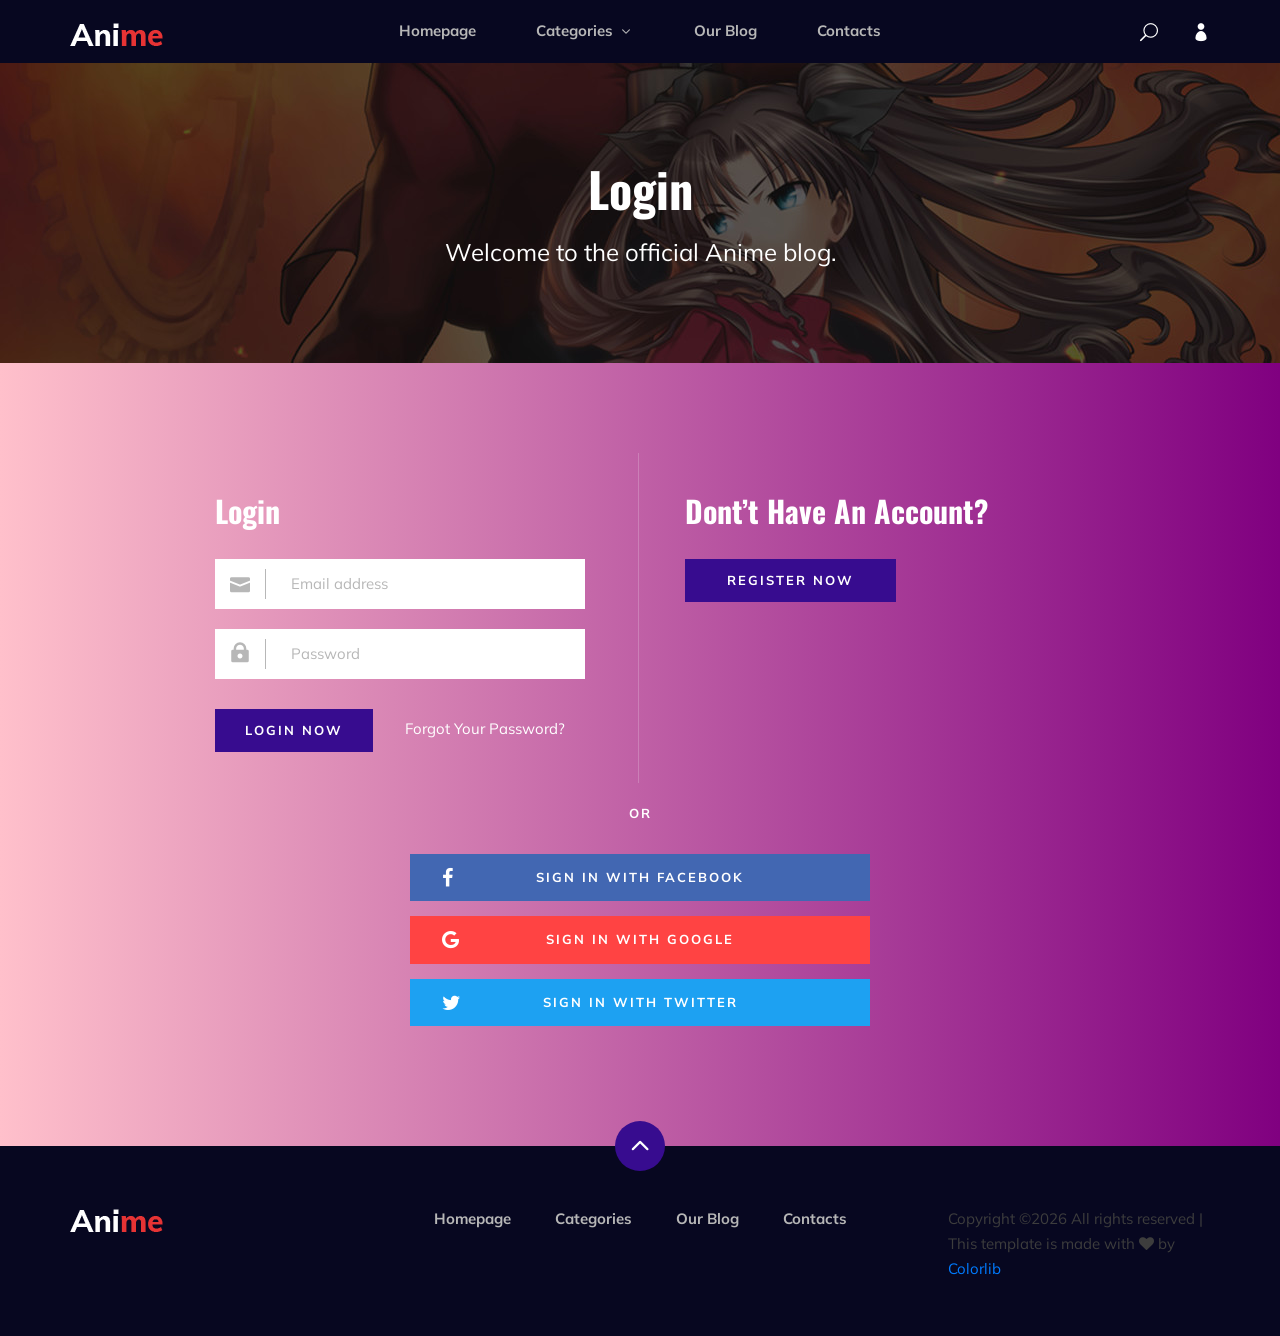
<file: anime-main/login.html>
<!DOCTYPE html>
<html lang="zxx">

<head>
    <meta charset="UTF-8">
    <meta name="description" content="Anime Template">
    <meta name="keywords" content="Anime, unica, creative, html">
    <meta name="viewport" content="width=device-width, initial-scale=1.0">
    <meta http-equiv="X-UA-Compatible" content="ie=edge">
    <title>Anime | Template</title>

    <!-- Google Font -->
    <link href="https://fonts.googleapis.com/css2?family=Oswald:wght@300;400;500;600;700&display=swap" rel="stylesheet">
    <link href="https://fonts.googleapis.com/css2?family=Mulish:wght@300;400;500;600;700;800;900&display=swap"
    rel="stylesheet">

    <!-- Css Styles -->
    <link rel="stylesheet" href="css/bootstrap.min.css" type="text/css">
    <link rel="stylesheet" href="css/font-awesome.min.css" type="text/css">
    <link rel="stylesheet" href="css/elegant-icons.css" type="text/css">
    <link rel="stylesheet" href="css/plyr.css" type="text/css">
    <link rel="stylesheet" href="css/nice-select.css" type="text/css">
    <link rel="stylesheet" href="css/owl.carousel.min.css" type="text/css">
    <link rel="stylesheet" href="css/slicknav.min.css" type="text/css">
    <link rel="stylesheet" href="css/style.css" type="text/css">
</head>

<body>
    <!-- Page Preloder -->
    <div id="preloder">
        <div class="loader"></div>
    </div>

    <!-- Header Section Begin -->
    <header class="header">
        <div class="container">
            <div class="row">
                <div class="col-lg-2">
                    <div class="header__logo">
                        <a href="./index.html">
                            <img src="img/logo.png" alt="">
                        </a>
                    </div>
                </div>
                <div class="col-lg-8">
                    <div class="header__nav">
                        <nav class="header__menu mobile-menu">
                            <ul>
                                <li><a href="./index.html">Homepage</a></li>
                                <li><a href="./categories.html">Categories <span class="arrow_carrot-down"></span></a>
                                    <ul class="dropdown">
                                        <li><a href="./categories.html">Categories</a></li>
                                        <li><a href="./anime-details.html">Anime Details</a></li>
                                        <li><a href="./anime-watching.html">Anime Watching</a></li>
                                        <li><a href="./blog-details.html">Blog Details</a></li>
                                        <li><a href="./signup.html">Sign Up</a></li>
                                        <li><a href="./login.html">Login</a></li>
                                    </ul>
                                </li>
                                <li><a href="./blog.html">Our Blog</a></li>
                                <li><a href="#">Contacts</a></li>
                            </ul>
                        </nav>
                    </div>
                </div>
                <div class="col-lg-2">
                    <div class="header__right">
                        <a href="#" class="search-switch"><span class="icon_search"></span></a>
                        <a href="./login.html"><span class="icon_profile"></span></a>
                    </div>
                </div>
            </div>
            <div id="mobile-menu-wrap"></div>
        </div>
    </header>
    <!-- Header End -->

    <!-- Normal Breadcrumb Begin -->
    <section class="normal-breadcrumb set-bg" data-setbg="img/normal-breadcrumb.jpg">
        <div class="container">
            <div class="row">
                <div class="col-lg-12 text-center">
                    <div class="normal__breadcrumb__text">
                        <h2>Login</h2>
                        <p>Welcome to the official Anime blog.</p>
                    </div>
                </div>
            </div>
        </div>
    </section>
    <!-- Normal Breadcrumb End -->

    <!-- Login Section Begin -->
    <section class="login spad">
        <div class="container">
            <div class="row">
                <div class="col-lg-6">
                    <div class="login__form">
                        <h3>Login</h3>
                        <form action="#">
                            <div class="input__item">
                                <input type="text" placeholder="Email address">
                                <span class="icon_mail"></span>
                            </div>
                            <div class="input__item">
                                <input type="text" placeholder="Password">
                                <span class="icon_lock"></span>
                            </div>
                            <button type="submit" class="site-btn">Login Now</button>
                        </form>
                        <a href="#" class="forget_pass">Forgot Your Password?</a>
                    </div>
                </div>
                <div class="col-lg-6">
                    <div class="login__register">
                        <h3>Dont’t Have An Account?</h3>
                        <a href="#" class="primary-btn">Register Now</a>
                    </div>
                </div>
            </div>
            <div class="login__social">
                <div class="row d-flex justify-content-center">
                    <div class="col-lg-6">
                        <div class="login__social__links">
                            <span>or</span>
                            <ul>
                                <li><a href="#" class="facebook"><i class="fa fa-facebook"></i> Sign in With
                                Facebook</a></li>
                                <li><a href="#" class="google"><i class="fa fa-google"></i> Sign in With Google</a></li>
                                <li><a href="#" class="twitter"><i class="fa fa-twitter"></i> Sign in With Twitter</a>
                                </li>
                            </ul>
                        </div>
                    </div>
                </div>
            </div>
        </div>
    </section>
    <!-- Login Section End -->

    <!-- Footer Section Begin -->
    <footer class="footer">
        <div class="page-up">
            <a href="#" id="scrollToTopButton"><span class="arrow_carrot-up"></span></a>
        </div>
        <div class="container">
            <div class="row">
                <div class="col-lg-3">
                    <div class="footer__logo">
                        <a href="./index.html"><img src="img/logo.png" alt=""></a>
                    </div>
                </div>
                <div class="col-lg-6">
                    <div class="footer__nav">
                        <ul>
                            <li class="active"><a href="./index.html">Homepage</a></li>
                            <li><a href="./categories.html">Categories</a></li>
                            <li><a href="./blog.html">Our Blog</a></li>
                            <li><a href="#">Contacts</a></li>
                        </ul>
                    </div>
                </div>
                <div class="col-lg-3">
                    <p><!-- Link back to Colorlib can't be removed. Template is licensed under CC BY 3.0. -->
                      Copyright &copy;<script>document.write(new Date().getFullYear());</script> All rights reserved | This template is made with <i class="fa fa-heart" aria-hidden="true"></i> by <a href="https://colorlib.com" target="_blank">Colorlib</a>
                      <!-- Link back to Colorlib can't be removed. Template is licensed under CC BY 3.0. --></p>

                  </div>
              </div>
          </div>
      </footer>
      <!-- Footer Section End -->

      <!-- Search model Begin -->
      <div class="search-model">
        <div class="h-100 d-flex align-items-center justify-content-center">
            <div class="search-close-switch"><i class="icon_close"></i></div>
            <form class="search-model-form">
                <input type="text" id="search-input" placeholder="Search here.....">
            </form>
        </div>
    </div>
    <!-- Search model end -->

    <!-- Js Plugins -->
    <script src="js/jquery-3.3.1.min.js"></script>
    <script src="js/bootstrap.min.js"></script>
    <script src="js/player.js"></script>
    <script src="js/jquery.nice-select.min.js"></script>
    <script src="js/mixitup.min.js"></script>
    <script src="js/jquery.slicknav.js"></script>
    <script src="js/owl.carousel.min.js"></script>
    <script src="js/main.js"></script>


</body>

</html>
</file>
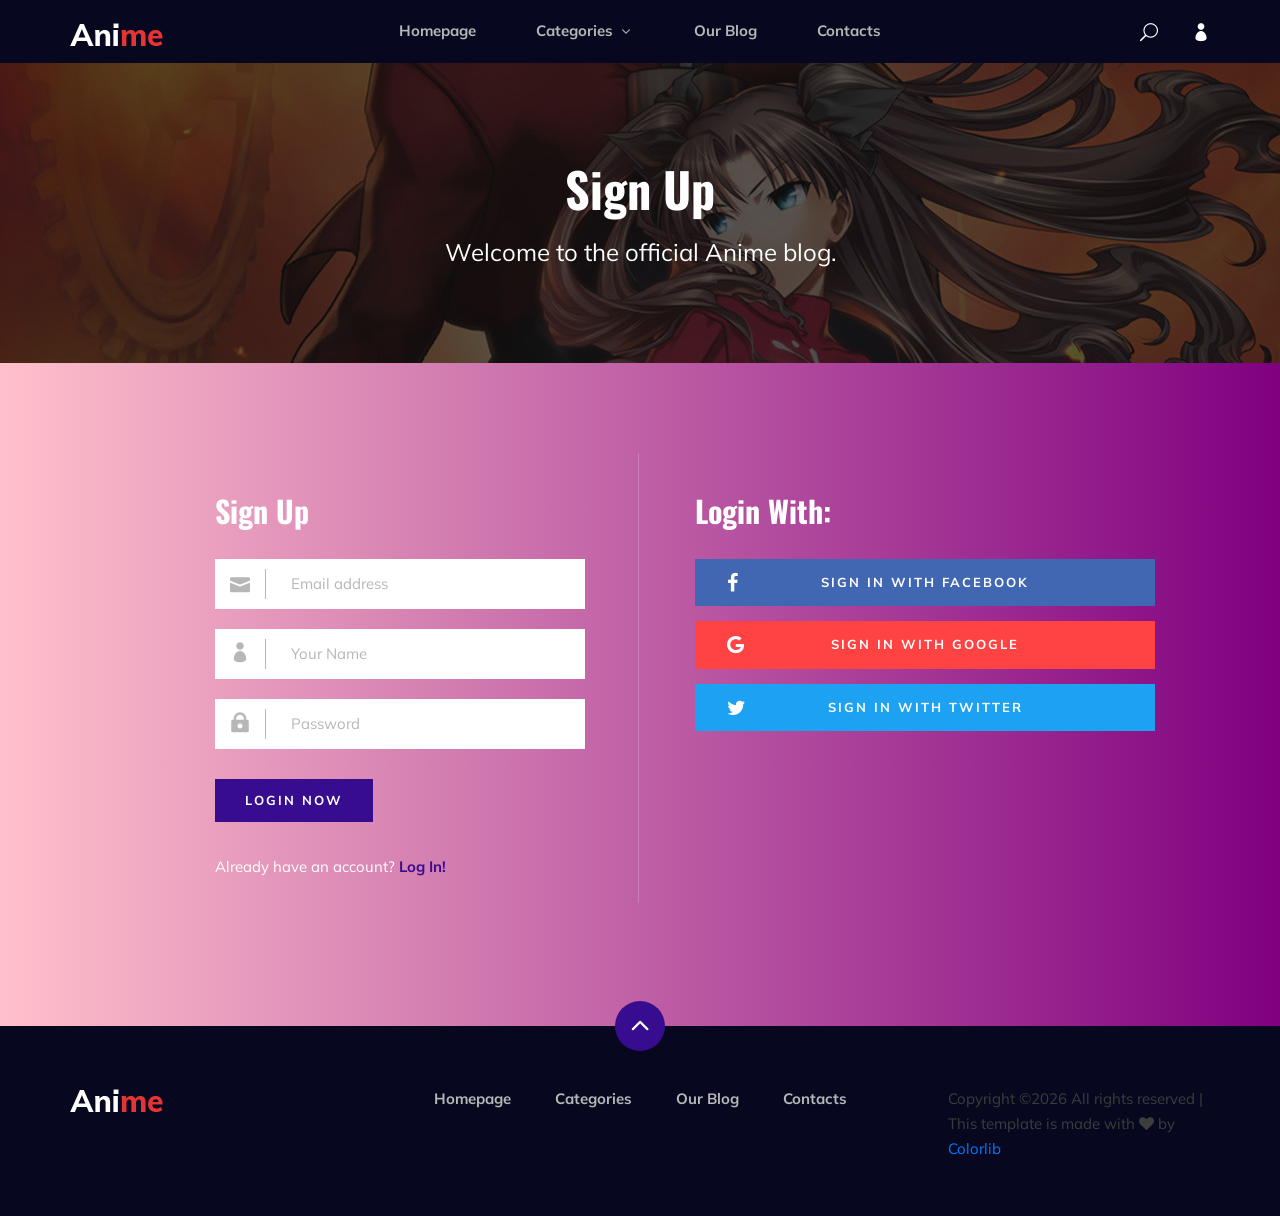
<file: anime-main/signup.html>
<!DOCTYPE html>
<html lang="zxx">

<head>
    <meta charset="UTF-8">
    <meta name="description" content="Anime Template">
    <meta name="keywords" content="Anime, unica, creative, html">
    <meta name="viewport" content="width=device-width, initial-scale=1.0">
    <meta http-equiv="X-UA-Compatible" content="ie=edge">
    <title>Anime | Template</title>

    <!-- Google Font -->
    <link href="https://fonts.googleapis.com/css2?family=Oswald:wght@300;400;500;600;700&display=swap" rel="stylesheet">
    <link href="https://fonts.googleapis.com/css2?family=Mulish:wght@300;400;500;600;700;800;900&display=swap"
    rel="stylesheet">

    <!-- Css Styles -->
    <link rel="stylesheet" href="css/bootstrap.min.css" type="text/css">
    <link rel="stylesheet" href="css/font-awesome.min.css" type="text/css">
    <link rel="stylesheet" href="css/elegant-icons.css" type="text/css">
    <link rel="stylesheet" href="css/plyr.css" type="text/css">
    <link rel="stylesheet" href="css/nice-select.css" type="text/css">
    <link rel="stylesheet" href="css/owl.carousel.min.css" type="text/css">
    <link rel="stylesheet" href="css/slicknav.min.css" type="text/css">
    <link rel="stylesheet" href="css/style.css" type="text/css">
</head>

<body>
    <!-- Page Preloder -->
    <div id="preloder">
        <div class="loader"></div>
    </div>

    <!-- Header Section Begin -->
    <header class="header">
        <div class="container">
            <div class="row">
                <div class="col-lg-2">
                    <div class="header__logo">
                        <a href="./index.html">
                            <img src="img/logo.png" alt="">
                        </a>
                    </div>
                </div>
                <div class="col-lg-8">
                    <div class="header__nav">
                        <nav class="header__menu mobile-menu">
                            <ul>
                                <li><a href="./index.html">Homepage</a></li>
                                <li><a href="./categories.html">Categories <span class="arrow_carrot-down"></span></a>
                                    <ul class="dropdown">
                                        <li><a href="./categories.html">Categories</a></li>
                                        <li><a href="./anime-details.html">Anime Details</a></li>
                                        <li><a href="./anime-watching.html">Anime Watching</a></li>
                                        <li><a href="./blog-details.html">Blog Details</a></li>
                                        <li><a href="./signup.html">Sign Up</a></li>
                                        <li><a href="./login.html">Login</a></li>
                                    </ul>
                                </li>
                                <li><a href="./blog.html">Our Blog</a></li>
                                <li><a href="#">Contacts</a></li>
                            </ul>
                        </nav>
                    </div>
                </div>
                <div class="col-lg-2">
                    <div class="header__right">
                        <a href="#" class="search-switch"><span class="icon_search"></span></a>
                        <a href="./login.html"><span class="icon_profile"></span></a>
                    </div>
                </div>
            </div>
            <div id="mobile-menu-wrap"></div>
        </div>
    </header>
    <!-- Header End -->

    <!-- Normal Breadcrumb Begin -->
    <section class="normal-breadcrumb set-bg" data-setbg="img/normal-breadcrumb.jpg">
        <div class="container">
            <div class="row">
                <div class="col-lg-12 text-center">
                    <div class="normal__breadcrumb__text">
                        <h2>Sign Up</h2>
                        <p>Welcome to the official Anime blog.</p>
                    </div>
                </div>
            </div>
        </div>
    </section>
    <!-- Normal Breadcrumb End -->

    <!-- Signup Section Begin -->
    <section class="signup spad">
        <div class="container">
            <div class="row">
                <div class="col-lg-6">
                    <div class="login__form">
                        <h3>Sign Up</h3>
                        <form action="#">
                            <div class="input__item">
                                <input type="text" placeholder="Email address">
                                <span class="icon_mail"></span>
                            </div>
                            <div class="input__item">
                                <input type="text" placeholder="Your Name">
                                <span class="icon_profile"></span>
                            </div>
                            <div class="input__item">
                                <input type="text" placeholder="Password">
                                <span class="icon_lock"></span>
                            </div>
                            <button type="submit" class="site-btn">Login Now</button>
                        </form>
                        <h5>Already have an account? <a href="#">Log In!</a></h5>
                    </div>
                </div>
                <div class="col-lg-6">
                    <div class="login__social__links">
                        <h3>Login With:</h3>
                        <ul>
                            <li><a href="#" class="facebook"><i class="fa fa-facebook"></i> Sign in With Facebook</a>
                            </li>
                            <li><a href="#" class="google"><i class="fa fa-google"></i> Sign in With Google</a></li>
                            <li><a href="#" class="twitter"><i class="fa fa-twitter"></i> Sign in With Twitter</a></li>
                        </ul>
                    </div>
                </div>
            </div>
        </div>
    </section>
    <!-- Signup Section End -->

    <!-- Footer Section Begin -->
    <footer class="footer">
        <div class="page-up">
            <a href="#" id="scrollToTopButton"><span class="arrow_carrot-up"></span></a>
        </div>
        <div class="container">
            <div class="row">
                <div class="col-lg-3">
                    <div class="footer__logo">
                        <a href="./index.html"><img src="img/logo.png" alt=""></a>
                    </div>
                </div>
                <div class="col-lg-6">
                    <div class="footer__nav">
                        <ul>
                            <li class="active"><a href="./index.html">Homepage</a></li>
                            <li><a href="./categories.html">Categories</a></li>
                            <li><a href="./blog.html">Our Blog</a></li>
                            <li><a href="#">Contacts</a></li>
                        </ul>
                    </div>
                </div>
                <div class="col-lg-3">
                    <p><!-- Link back to Colorlib can't be removed. Template is licensed under CC BY 3.0. -->
                      Copyright &copy;<script>document.write(new Date().getFullYear());</script> All rights reserved | This template is made with <i class="fa fa-heart" aria-hidden="true"></i> by <a href="https://colorlib.com" target="_blank">Colorlib</a>
                      <!-- Link back to Colorlib can't be removed. Template is licensed under CC BY 3.0. --></p>

                  </div>
              </div>
          </div>
      </footer>
      <!-- Footer Section End -->

      <!-- Search model Begin -->
      <div class="search-model">
        <div class="h-100 d-flex align-items-center justify-content-center">
            <div class="search-close-switch"><i class="icon_close"></i></div>
            <form class="search-model-form">
                <input type="text" id="search-input" placeholder="Search here.....">
            </form>
        </div>
    </div>
    <!-- Search model end -->

    <!-- Js Plugins -->
    <script src="js/jquery-3.3.1.min.js"></script>
    <script src="js/bootstrap.min.js"></script>
    <script src="js/player.js"></script>
    <script src="js/jquery.nice-select.min.js"></script>
    <script src="js/mixitup.min.js"></script>
    <script src="js/jquery.slicknav.js"></script>
    <script src="js/owl.carousel.min.js"></script>
    <script src="js/main.js"></script>

</body>

</html>
</file>
<file: anime-main/css/elegant-icons.css>
@font-face {
	font-family: 'ElegantIcons';
	src:url('../fonts/ElegantIcons.eot');
	src:url('../fonts/ElegantIcons.eot?#iefix') format('embedded-opentype'),
		url('../fonts/ElegantIcons.woff') format('woff'),
		url('../fonts/ElegantIcons.ttf') format('truetype'),
		url('../fonts/ElegantIcons.svg#ElegantIcons') format('svg');
	font-weight: normal;
	font-style: normal;
}

/* Use the following CSS code if you want to use data attributes for inserting your icons */
[data-icon]:before {
	font-family: 'ElegantIcons';
	content: attr(data-icon);
	speak: none;
	font-weight: normal;
	font-variant: normal;
	text-transform: none;
	line-height: 1;
	-webkit-font-smoothing: antialiased;
	-moz-osx-font-smoothing: grayscale;
}

/* Use the following CSS code if you want to have a class per icon */
/*
Instead of a list of all class selectors,
you can use the generic selector below, but it's slower:
[class*="your-class-prefix"] {
*/
.arrow_up, .arrow_down, .arrow_left, .arrow_right, .arrow_left-up, .arrow_right-up, .arrow_right-down, .arrow_left-down, .arrow-up-down, .arrow_up-down_alt, .arrow_left-right_alt, .arrow_left-right, .arrow_expand_alt2, .arrow_expand_alt, .arrow_condense, .arrow_expand, .arrow_move, .arrow_carrot-up, .arrow_carrot-down, .arrow_carrot-left, .arrow_carrot-right, .arrow_carrot-2up, .arrow_carrot-2down, .arrow_carrot-2left, .arrow_carrot-2right, .arrow_carrot-up_alt2, .arrow_carrot-down_alt2, .arrow_carrot-left_alt2, .arrow_carrot-right_alt2, .arrow_carrot-2up_alt2, .arrow_carrot-2down_alt2, .arrow_carrot-2left_alt2, .arrow_carrot-2right_alt2, .arrow_triangle-up, .arrow_triangle-down, .arrow_triangle-left, .arrow_triangle-right, .arrow_triangle-up_alt2, .arrow_triangle-down_alt2, .arrow_triangle-left_alt2, .arrow_triangle-right_alt2, .arrow_back, .icon_minus-06, .icon_plus, .icon_close, .icon_check, .icon_minus_alt2, .icon_plus_alt2, .icon_close_alt2, .icon_check_alt2, .icon_zoom-out_alt, .icon_zoom-in_alt, .icon_search, .icon_box-empty, .icon_box-selected, .icon_minus-box, .icon_plus-box, .icon_box-checked, .icon_circle-empty, .icon_circle-slelected, .icon_stop_alt2, .icon_stop, .icon_pause_alt2, .icon_pause, .icon_menu, .icon_menu-square_alt2, .icon_menu-circle_alt2, .icon_ul, .icon_ol, .icon_adjust-horiz, .icon_adjust-vert, .icon_document_alt, .icon_documents_alt, .icon_pencil, .icon_pencil-edit_alt, .icon_pencil-edit, .icon_folder-alt, .icon_folder-open_alt, .icon_folder-add_alt, .icon_info_alt, .icon_error-oct_alt, .icon_error-circle_alt, .icon_error-triangle_alt, .icon_question_alt2, .icon_question, .icon_comment_alt, .icon_chat_alt, .icon_vol-mute_alt, .icon_volume-low_alt, .icon_volume-high_alt, .icon_quotations, .icon_quotations_alt2, .icon_clock_alt, .icon_lock_alt, .icon_lock-open_alt, .icon_key_alt, .icon_cloud_alt, .icon_cloud-upload_alt, .icon_cloud-download_alt, .icon_image, .icon_images, .icon_lightbulb_alt, .icon_gift_alt, .icon_house_alt, .icon_genius, .icon_mobile, .icon_tablet, .icon_laptop, .icon_desktop, .icon_camera_alt, .icon_mail_alt, .icon_cone_alt, .icon_ribbon_alt, .icon_bag_alt, .icon_creditcard, .icon_cart_alt, .icon_paperclip, .icon_tag_alt, .icon_tags_alt, .icon_trash_alt, .icon_cursor_alt, .icon_mic_alt, .icon_compass_alt, .icon_pin_alt, .icon_pushpin_alt, .icon_map_alt, .icon_drawer_alt, .icon_toolbox_alt, .icon_book_alt, .icon_calendar, .icon_film, .icon_table, .icon_contacts_alt, .icon_headphones, .icon_lifesaver, .icon_piechart, .icon_refresh, .icon_link_alt, .icon_link, .icon_loading, .icon_blocked, .icon_archive_alt, .icon_heart_alt, .icon_star_alt, .icon_star-half_alt, .icon_star, .icon_star-half, .icon_tools, .icon_tool, .icon_cog, .icon_cogs, .arrow_up_alt, .arrow_down_alt, .arrow_left_alt, .arrow_right_alt, .arrow_left-up_alt, .arrow_right-up_alt, .arrow_right-down_alt, .arrow_left-down_alt, .arrow_condense_alt, .arrow_expand_alt3, .arrow_carrot_up_alt, .arrow_carrot-down_alt, .arrow_carrot-left_alt, .arrow_carrot-right_alt, .arrow_carrot-2up_alt, .arrow_carrot-2dwnn_alt, .arrow_carrot-2left_alt, .arrow_carrot-2right_alt, .arrow_triangle-up_alt, .arrow_triangle-down_alt, .arrow_triangle-left_alt, .arrow_triangle-right_alt, .icon_minus_alt, .icon_plus_alt, .icon_close_alt, .icon_check_alt, .icon_zoom-out, .icon_zoom-in, .icon_stop_alt, .icon_menu-square_alt, .icon_menu-circle_alt, .icon_document, .icon_documents, .icon_pencil_alt, .icon_folder, .icon_folder-open, .icon_folder-add, .icon_folder_upload, .icon_folder_download, .icon_info, .icon_error-circle, .icon_error-oct, .icon_error-triangle, .icon_question_alt, .icon_comment, .icon_chat, .icon_vol-mute, .icon_volume-low, .icon_volume-high, .icon_quotations_alt, .icon_clock, .icon_lock, .icon_lock-open, .icon_key, .icon_cloud, .icon_cloud-upload, .icon_cloud-download, .icon_lightbulb, .icon_gift, .icon_house, .icon_camera, .icon_mail, .icon_cone, .icon_ribbon, .icon_bag, .icon_cart, .icon_tag, .icon_tags, .icon_trash, .icon_cursor, .icon_mic, .icon_compass, .icon_pin, .icon_pushpin, .icon_map, .icon_drawer, .icon_toolbox, .icon_book, .icon_contacts, .icon_archive, .icon_heart, .icon_profile, .icon_group, .icon_grid-2x2, .icon_grid-3x3, .icon_music, .icon_pause_alt, .icon_phone, .icon_upload, .icon_download, .social_facebook, .social_twitter, .social_pinterest, .social_googleplus, .social_tumblr, .social_tumbleupon, .social_wordpress, .social_instagram, .social_dribbble, .social_vimeo, .social_linkedin, .social_rss, .social_deviantart, .social_share, .social_myspace, .social_skype, .social_youtube, .social_picassa, .social_googledrive, .social_flickr, .social_blogger, .social_spotify, .social_delicious, .social_facebook_circle, .social_twitter_circle, .social_pinterest_circle, .social_googleplus_circle, .social_tumblr_circle, .social_stumbleupon_circle, .social_wordpress_circle, .social_instagram_circle, .social_dribbble_circle, .social_vimeo_circle, .social_linkedin_circle, .social_rss_circle, .social_deviantart_circle, .social_share_circle, .social_myspace_circle, .social_skype_circle, .social_youtube_circle, .social_picassa_circle, .social_googledrive_alt2, .social_flickr_circle, .social_blogger_circle, .social_spotify_circle, .social_delicious_circle, .social_facebook_square, .social_twitter_square, .social_pinterest_square, .social_googleplus_square, .social_tumblr_square, .social_stumbleupon_square, .social_wordpress_square, .social_instagram_square, .social_dribbble_square, .social_vimeo_square, .social_linkedin_square, .social_rss_square, .social_deviantart_square, .social_share_square, .social_myspace_square, .social_skype_square, .social_youtube_square, .social_picassa_square, .social_googledrive_square, .social_flickr_square, .social_blogger_square, .social_spotify_square, .social_delicious_square, .icon_printer, .icon_calulator, .icon_building, .icon_floppy, .icon_drive, .icon_search-2, .icon_id, .icon_id-2, .icon_puzzle, .icon_like, .icon_dislike, .icon_mug, .icon_currency, .icon_wallet, .icon_pens, .icon_easel, .icon_flowchart, .icon_datareport, .icon_briefcase, .icon_shield, .icon_percent, .icon_globe, .icon_globe-2, .icon_target, .icon_hourglass, .icon_balance, .icon_rook, .icon_printer-alt, .icon_calculator_alt, .icon_building_alt, .icon_floppy_alt, .icon_drive_alt, .icon_search_alt, .icon_id_alt, .icon_id-2_alt, .icon_puzzle_alt, .icon_like_alt, .icon_dislike_alt, .icon_mug_alt, .icon_currency_alt, .icon_wallet_alt, .icon_pens_alt, .icon_easel_alt, .icon_flowchart_alt, .icon_datareport_alt, .icon_briefcase_alt, .icon_shield_alt, .icon_percent_alt, .icon_globe_alt, .icon_clipboard {
	font-family: 'ElegantIcons';
	speak: none;
	font-style: normal;
	font-weight: normal;
	font-variant: normal;
	text-transform: none;
	line-height: 1;
	-webkit-font-smoothing: antialiased;
}
.arrow_up:before {
	content: "\21";
}
.arrow_down:before {
	content: "\22";
}
.arrow_left:before {
	content: "\23";
}
.arrow_right:before {
	content: "\24";
}
.arrow_left-up:before {
	content: "\25";
}
.arrow_right-up:before {
	content: "\26";
}
.arrow_right-down:before {
	content: "\27";
}
.arrow_left-down:before {
	content: "\28";
}
.arrow-up-down:before {
	content: "\29";
}
.arrow_up-down_alt:before {
	content: "\2a";
}
.arrow_left-right_alt:before {
	content: "\2b";
}
.arrow_left-right:before {
	content: "\2c";
}
.arrow_expand_alt2:before {
	content: "\2d";
}
.arrow_expand_alt:before {
	content: "\2e";
}
.arrow_condense:before {
	content: "\2f";
}
.arrow_expand:before {
	content: "\30";
}
.arrow_move:before {
	content: "\31";
}
.arrow_carrot-up:before {
	content: "\32";
}
.arrow_carrot-down:before {
	content: "\33";
}
.arrow_carrot-left:before {
	content: "\34";
}
.arrow_carrot-right:before {
	content: "\35";
}
.arrow_carrot-2up:before {
	content: "\36";
}
.arrow_carrot-2down:before {
	content: "\37";
}
.arrow_carrot-2left:before {
	content: "\38";
}
.arrow_carrot-2right:before {
	content: "\39";
}
.arrow_carrot-up_alt2:before {
	content: "\3a";
}
.arrow_carrot-down_alt2:before {
	content: "\3b";
}
.arrow_carrot-left_alt2:before {
	content: "\3c";
}
.arrow_carrot-right_alt2:before {
	content: "\3d";
}
.arrow_carrot-2up_alt2:before {
	content: "\3e";
}
.arrow_carrot-2down_alt2:before {
	content: "\3f";
}
.arrow_carrot-2left_alt2:before {
	content: "\40";
}
.arrow_carrot-2right_alt2:before {
	content: "\41";
}
.arrow_triangle-up:before {
	content: "\42";
}
.arrow_triangle-down:before {
	content: "\43";
}
.arrow_triangle-left:before {
	content: "\44";
}
.arrow_triangle-right:before {
	content: "\45";
}
.arrow_triangle-up_alt2:before {
	content: "\46";
}
.arrow_triangle-down_alt2:before {
	content: "\47";
}
.arrow_triangle-left_alt2:before {
	content: "\48";
}
.arrow_triangle-right_alt2:before {
	content: "\49";
}
.arrow_back:before {
	content: "\4a";
}
.icon_minus-06:before {
	content: "\4b";
}
.icon_plus:before {
	content: "\4c";
}
.icon_close:before {
	content: "\4d";
}
.icon_check:before {
	content: "\4e";
}
.icon_minus_alt2:before {
	content: "\4f";
}
.icon_plus_alt2:before {
	content: "\50";
}
.icon_close_alt2:before {
	content: "\51";
}
.icon_check_alt2:before {
	content: "\52";
}
.icon_zoom-out_alt:before {
	content: "\53";
}
.icon_zoom-in_alt:before {
	content: "\54";
}
.icon_search:before {
	content: "\55";
}
.icon_box-empty:before {
	content: "\56";
}
.icon_box-selected:before {
	content: "\57";
}
.icon_minus-box:before {
	content: "\58";
}
.icon_plus-box:before {
	content: "\59";
}
.icon_box-checked:before {
	content: "\5a";
}
.icon_circle-empty:before {
	content: "\5b";
}
.icon_circle-slelected:before {
	content: "\5c";
}
.icon_stop_alt2:before {
	content: "\5d";
}
.icon_stop:before {
	content: "\5e";
}
.icon_pause_alt2:before {
	content: "\5f";
}
.icon_pause:before {
	content: "\60";
}
.icon_menu:before {
	content: "\61";
}
.icon_menu-square_alt2:before {
	content: "\62";
}
.icon_menu-circle_alt2:before {
	content: "\63";
}
.icon_ul:before {
	content: "\64";
}
.icon_ol:before {
	content: "\65";
}
.icon_adjust-horiz:before {
	content: "\66";
}
.icon_adjust-vert:before {
	content: "\67";
}
.icon_document_alt:before {
	content: "\68";
}
.icon_documents_alt:before {
	content: "\69";
}
.icon_pencil:before {
	content: "\6a";
}
.icon_pencil-edit_alt:before {
	content: "\6b";
}
.icon_pencil-edit:before {
	content: "\6c";
}
.icon_folder-alt:before {
	content: "\6d";
}
.icon_folder-open_alt:before {
	content: "\6e";
}
.icon_folder-add_alt:before {
	content: "\6f";
}
.icon_info_alt:before {
	content: "\70";
}
.icon_error-oct_alt:before {
	content: "\71";
}
.icon_error-circle_alt:before {
	content: "\72";
}
.icon_error-triangle_alt:before {
	content: "\73";
}
.icon_question_alt2:before {
	content: "\74";
}
.icon_question:before {
	content: "\75";
}
.icon_comment_alt:before {
	content: "\76";
}
.icon_chat_alt:before {
	content: "\77";
}
.icon_vol-mute_alt:before {
	content: "\78";
}
.icon_volume-low_alt:before {
	content: "\79";
}
.icon_volume-high_alt:before {
	content: "\7a";
}
.icon_quotations:before {
	content: "\7b";
}
.icon_quotations_alt2:before {
	content: "\7c";
}
.icon_clock_alt:before {
	content: "\7d";
}
.icon_lock_alt:before {
	content: "\7e";
}
.icon_lock-open_alt:before {
	content: "\e000";
}
.icon_key_alt:before {
	content: "\e001";
}
.icon_cloud_alt:before {
	content: "\e002";
}
.icon_cloud-upload_alt:before {
	content: "\e003";
}
.icon_cloud-download_alt:before {
	content: "\e004";
}
.icon_image:before {
	content: "\e005";
}
.icon_images:before {
	content: "\e006";
}
.icon_lightbulb_alt:before {
	content: "\e007";
}
.icon_gift_alt:before {
	content: "\e008";
}
.icon_house_alt:before {
	content: "\e009";
}
.icon_genius:before {
	content: "\e00a";
}
.icon_mobile:before {
	content: "\e00b";
}
.icon_tablet:before {
	content: "\e00c";
}
.icon_laptop:before {
	content: "\e00d";
}
.icon_desktop:before {
	content: "\e00e";
}
.icon_camera_alt:before {
	content: "\e00f";
}
.icon_mail_alt:before {
	content: "\e010";
}
.icon_cone_alt:before {
	content: "\e011";
}
.icon_ribbon_alt:before {
	content: "\e012";
}
.icon_bag_alt:before {
	content: "\e013";
}
.icon_creditcard:before {
	content: "\e014";
}
.icon_cart_alt:before {
	content: "\e015";
}
.icon_paperclip:before {
	content: "\e016";
}
.icon_tag_alt:before {
	content: "\e017";
}
.icon_tags_alt:before {
	content: "\e018";
}
.icon_trash_alt:before {
	content: "\e019";
}
.icon_cursor_alt:before {
	content: "\e01a";
}
.icon_mic_alt:before {
	content: "\e01b";
}
.icon_compass_alt:before {
	content: "\e01c";
}
.icon_pin_alt:before {
	content: "\e01d";
}
.icon_pushpin_alt:before {
	content: "\e01e";
}
.icon_map_alt:before {
	content: "\e01f";
}
.icon_drawer_alt:before {
	content: "\e020";
}
.icon_toolbox_alt:before {
	content: "\e021";
}
.icon_book_alt:before {
	content: "\e022";
}
.icon_calendar:before {
	content: "\e023";
}
.icon_film:before {
	content: "\e024";
}
.icon_table:before {
	content: "\e025";
}
.icon_contacts_alt:before {
	content: "\e026";
}
.icon_headphones:before {
	content: "\e027";
}
.icon_lifesaver:before {
	content: "\e028";
}
.icon_piechart:before {
	content: "\e029";
}
.icon_refresh:before {
	content: "\e02a";
}
.icon_link_alt:before {
	content: "\e02b";
}
.icon_link:before {
	content: "\e02c";
}
.icon_loading:before {
	content: "\e02d";
}
.icon_blocked:before {
	content: "\e02e";
}
.icon_archive_alt:before {
	content: "\e02f";
}
.icon_heart_alt:before {
	content: "\e030";
}
.icon_star_alt:before {
	content: "\e031";
}
.icon_star-half_alt:before {
	content: "\e032";
}
.icon_star:before {
	content: "\e033";
}
.icon_star-half:before {
	content: "\e034";
}
.icon_tools:before {
	content: "\e035";
}
.icon_tool:before {
	content: "\e036";
}
.icon_cog:before {
	content: "\e037";
}
.icon_cogs:before {
	content: "\e038";
}
.arrow_up_alt:before {
	content: "\e039";
}
.arrow_down_alt:before {
	content: "\e03a";
}
.arrow_left_alt:before {
	content: "\e03b";
}
.arrow_right_alt:before {
	content: "\e03c";
}
.arrow_left-up_alt:before {
	content: "\e03d";
}
.arrow_right-up_alt:before {
	content: "\e03e";
}
.arrow_right-down_alt:before {
	content: "\e03f";
}
.arrow_left-down_alt:before {
	content: "\e040";
}
.arrow_condense_alt:before {
	content: "\e041";
}
.arrow_expand_alt3:before {
	content: "\e042";
}
.arrow_carrot_up_alt:before {
	content: "\e043";
}
.arrow_carrot-down_alt:before {
	content: "\e044";
}
.arrow_carrot-left_alt:before {
	content: "\e045";
}
.arrow_carrot-right_alt:before {
	content: "\e046";
}
.arrow_carrot-2up_alt:before {
	content: "\e047";
}
.arrow_carrot-2dwnn_alt:before {
	content: "\e048";
}
.arrow_carrot-2left_alt:before {
	content: "\e049";
}
.arrow_carrot-2right_alt:before {
	content: "\e04a";
}
.arrow_triangle-up_alt:before {
	content: "\e04b";
}
.arrow_triangle-down_alt:before {
	content: "\e04c";
}
.arrow_triangle-left_alt:before {
	content: "\e04d";
}
.arrow_triangle-right_alt:before {
	content: "\e04e";
}
.icon_minus_alt:before {
	content: "\e04f";
}
.icon_plus_alt:before {
	content: "\e050";
}
.icon_close_alt:before {
	content: "\e051";
}
.icon_check_alt:before {
	content: "\e052";
}
.icon_zoom-out:before {
	content: "\e053";
}
.icon_zoom-in:before {
	content: "\e054";
}
.icon_stop_alt:before {
	content: "\e055";
}
.icon_menu-square_alt:before {
	content: "\e056";
}
.icon_menu-circle_alt:before {
	content: "\e057";
}
.icon_document:before {
	content: "\e058";
}
.icon_documents:before {
	content: "\e059";
}
.icon_pencil_alt:before {
	content: "\e05a";
}
.icon_folder:before {
	content: "\e05b";
}
.icon_folder-open:before {
	content: "\e05c";
}
.icon_folder-add:before {
	content: "\e05d";
}
.icon_folder_upload:before {
	content: "\e05e";
}
.icon_folder_download:before {
	content: "\e05f";
}
.icon_info:before {
	content: "\e060";
}
.icon_error-circle:before {
	content: "\e061";
}
.icon_error-oct:before {
	content: "\e062";
}
.icon_error-triangle:before {
	content: "\e063";
}
.icon_question_alt:before {
	content: "\e064";
}
.icon_comment:before {
	content: "\e065";
}
.icon_chat:before {
	content: "\e066";
}
.icon_vol-mute:before {
	content: "\e067";
}
.icon_volume-low:before {
	content: "\e068";
}
.icon_volume-high:before {
	content: "\e069";
}
.icon_quotations_alt:before {
	content: "\e06a";
}
.icon_clock:before {
	content: "\e06b";
}
.icon_lock:before {
	content: "\e06c";
}
.icon_lock-open:before {
	content: "\e06d";
}
.icon_key:before {
	content: "\e06e";
}
.icon_cloud:before {
	content: "\e06f";
}
.icon_cloud-upload:before {
	content: "\e070";
}
.icon_cloud-download:before {
	content: "\e071";
}
.icon_lightbulb:before {
	content: "\e072";
}
.icon_gift:before {
	content: "\e073";
}
.icon_house:before {
	content: "\e074";
}
.icon_camera:before {
	content: "\e075";
}
.icon_mail:before {
	content: "\e076";
}
.icon_cone:before {
	content: "\e077";
}
.icon_ribbon:before {
	content: "\e078";
}
.icon_bag:before {
	content: "\e079";
}
.icon_cart:before {
	content: "\e07a";
}
.icon_tag:before {
	content: "\e07b";
}
.icon_tags:before {
	content: "\e07c";
}
.icon_trash:before {
	content: "\e07d";
}
.icon_cursor:before {
	content: "\e07e";
}
.icon_mic:before {
	content: "\e07f";
}
.icon_compass:before {
	content: "\e080";
}
.icon_pin:before {
	content: "\e081";
}
.icon_pushpin:before {
	content: "\e082";
}
.icon_map:before {
	content: "\e083";
}
.icon_drawer:before {
	content: "\e084";
}
.icon_toolbox:before {
	content: "\e085";
}
.icon_book:before {
	content: "\e086";
}
.icon_contacts:before {
	content: "\e087";
}
.icon_archive:before {
	content: "\e088";
}
.icon_heart:before {
	content: "\e089";
}
.icon_profile:before {
	content: "\e08a";
}
.icon_group:before {
	content: "\e08b";
}
.icon_grid-2x2:before {
	content: "\e08c";
}
.icon_grid-3x3:before {
	content: "\e08d";
}
.icon_music:before {
	content: "\e08e";
}
.icon_pause_alt:before {
	content: "\e08f";
}
.icon_phone:before {
	content: "\e090";
}
.icon_upload:before {
	content: "\e091";
}
.icon_download:before {
	content: "\e092";
}
.social_facebook:before {
	content: "\e093";
}
.social_twitter:before {
	content: "\e094";
}
.social_pinterest:before {
	content: "\e095";
}
.social_googleplus:before {
	content: "\e096";
}
.social_tumblr:before {
	content: "\e097";
}
.social_tumbleupon:before {
	content: "\e098";
}
.social_wordpress:before {
	content: "\e099";
}
.social_instagram:before {
	content: "\e09a";
}
.social_dribbble:before {
	content: "\e09b";
}
.social_vimeo:before {
	content: "\e09c";
}
.social_linkedin:before {
	content: "\e09d";
}
.social_rss:before {
	content: "\e09e";
}
.social_deviantart:before {
	content: "\e09f";
}
.social_share:before {
	content: "\e0a0";
}
.social_myspace:before {
	content: "\e0a1";
}
.social_skype:before {
	content: "\e0a2";
}
.social_youtube:before {
	content: "\e0a3";
}
.social_picassa:before {
	content: "\e0a4";
}
.social_googledrive:before {
	content: "\e0a5";
}
.social_flickr:before {
	content: "\e0a6";
}
.social_blogger:before {
	content: "\e0a7";
}
.social_spotify:before {
	content: "\e0a8";
}
.social_delicious:before {
	content: "\e0a9";
}
.social_facebook_circle:before {
	content: "\e0aa";
}
.social_twitter_circle:before {
	content: "\e0ab";
}
.social_pinterest_circle:before {
	content: "\e0ac";
}
.social_googleplus_circle:before {
	content: "\e0ad";
}
.social_tumblr_circle:before {
	content: "\e0ae";
}
.social_stumbleupon_circle:before {
	content: "\e0af";
}
.social_wordpress_circle:before {
	content: "\e0b0";
}
.social_instagram_circle:before {
	content: "\e0b1";
}
.social_dribbble_circle:before {
	content: "\e0b2";
}
.social_vimeo_circle:before {
	content: "\e0b3";
}
.social_linkedin_circle:before {
	content: "\e0b4";
}
.social_rss_circle:before {
	content: "\e0b5";
}
.social_deviantart_circle:before {
	content: "\e0b6";
}
.social_share_circle:before {
	content: "\e0b7";
}
.social_myspace_circle:before {
	content: "\e0b8";
}
.social_skype_circle:before {
	content: "\e0b9";
}
.social_youtube_circle:before {
	content: "\e0ba";
}
.social_picassa_circle:before {
	content: "\e0bb";
}
.social_googledrive_alt2:before {
	content: "\e0bc";
}
.social_flickr_circle:before {
	content: "\e0bd";
}
.social_blogger_circle:before {
	content: "\e0be";
}
.social_spotify_circle:before {
	content: "\e0bf";
}
.social_delicious_circle:before {
	content: "\e0c0";
}
.social_facebook_square:before {
	content: "\e0c1";
}
.social_twitter_square:before {
	content: "\e0c2";
}
.social_pinterest_square:before {
	content: "\e0c3";
}
.social_googleplus_square:before {
	content: "\e0c4";
}
.social_tumblr_square:before {
	content: "\e0c5";
}
.social_stumbleupon_square:before {
	content: "\e0c6";
}
.social_wordpress_square:before {
	content: "\e0c7";
}
.social_instagram_square:before {
	content: "\e0c8";
}
.social_dribbble_square:before {
	content: "\e0c9";
}
.social_vimeo_square:before {
	content: "\e0ca";
}
.social_linkedin_square:before {
	content: "\e0cb";
}
.social_rss_square:before {
	content: "\e0cc";
}
.social_deviantart_square:before {
	content: "\e0cd";
}
.social_share_square:before {
	content: "\e0ce";
}
.social_myspace_square:before {
	content: "\e0cf";
}
.social_skype_square:before {
	content: "\e0d0";
}
.social_youtube_square:before {
	content: "\e0d1";
}
.social_picassa_square:before {
	content: "\e0d2";
}
.social_googledrive_square:before {
	content: "\e0d3";
}
.social_flickr_square:before {
	content: "\e0d4";
}
.social_blogger_square:before {
	content: "\e0d5";
}
.social_spotify_square:before {
	content: "\e0d6";
}
.social_delicious_square:before {
	content: "\e0d7";
}
.icon_printer:before {
	content: "\e103";
}
.icon_calulator:before {
	content: "\e0ee";
}
.icon_building:before {
	content: "\e0ef";
}
.icon_floppy:before {
	content: "\e0e8";
}
.icon_drive:before {
	content: "\e0ea";
}
.icon_search-2:before {
	content: "\e101";
}
.icon_id:before {
	content: "\e107";
}
.icon_id-2:before {
	content: "\e108";
}
.icon_puzzle:before {
	content: "\e102";
}
.icon_like:before {
	content: "\e106";
}
.icon_dislike:before {
	content: "\e0eb";
}
.icon_mug:before {
	content: "\e105";
}
.icon_currency:before {
	content: "\e0ed";
}
.icon_wallet:before {
	content: "\e100";
}
.icon_pens:before {
	content: "\e104";
}
.icon_easel:before {
	content: "\e0e9";
}
.icon_flowchart:before {
	content: "\e109";
}
.icon_datareport:before {
	content: "\e0ec";
}
.icon_briefcase:before {
	content: "\e0fe";
}
.icon_shield:before {
	content: "\e0f6";
}
.icon_percent:before {
	content: "\e0fb";
}
.icon_globe:before {
	content: "\e0e2";
}
.icon_globe-2:before {
	content: "\e0e3";
}
.icon_target:before {
	content: "\e0f5";
}
.icon_hourglass:before {
	content: "\e0e1";
}
.icon_balance:before {
	content: "\e0ff";
}
.icon_rook:before {
	content: "\e0f8";
}
.icon_printer-alt:before {
	content: "\e0fa";
}
.icon_calculator_alt:before {
	content: "\e0e7";
}
.icon_building_alt:before {
	content: "\e0fd";
}
.icon_floppy_alt:before {
	content: "\e0e4";
}
.icon_drive_alt:before {
	content: "\e0e5";
}
.icon_search_alt:before {
	content: "\e0f7";
}
.icon_id_alt:before {
	content: "\e0e0";
}
.icon_id-2_alt:before {
	content: "\e0fc";
}
.icon_puzzle_alt:before {
	content: "\e0f9";
}
.icon_like_alt:before {
	content: "\e0dd";
}
.icon_dislike_alt:before {
	content: "\e0f1";
}
.icon_mug_alt:before {
	content: "\e0dc";
}
.icon_currency_alt:before {
	content: "\e0f3";
}
.icon_wallet_alt:before {
	content: "\e0d8";
}
.icon_pens_alt:before {
	content: "\e0db";
}
.icon_easel_alt:before {
	content: "\e0f0";
}
.icon_flowchart_alt:before {
	content: "\e0df";
}
.icon_datareport_alt:before {
	content: "\e0f2";
}
.icon_briefcase_alt:before {
	content: "\e0f4";
}
.icon_shield_alt:before {
	content: "\e0d9";
}
.icon_percent_alt:before {
	content: "\e0da";
}
.icon_globe_alt:before {
	content: "\e0de";
}
.icon_clipboard:before {
	content: "\e0e6";
}


	.glyph {
		float: left;
		text-align: center;
		padding: .75em;
		margin: .4em 1.5em .75em 0;
		width: 6em;
text-shadow: none;
	}
        .glyph_big {
        font-size: 128px;
        color: #59c5dc;
        float: left;
        margin-right: 20px;
        }

        .glyph div { padding-bottom: 10px;}

	.glyph input {
		font-family: consolas, monospace;
		font-size: 12px;
		width: 100%;
		text-align: center;
		border: 0;
		box-shadow: 0 0 0 1px #ccc;
		padding: .2em;
                -moz-border-radius: 5px;
                -webkit-border-radius: 5px;
	}
	.centered {
		margin-left: auto;
		margin-right: auto;
	}
	.glyph .fs1 {
		font-size: 2em;
	}
</file>
<file: anime-main/css/plyr.css>
@keyframes plyr-progress{to{background-position:25px 0;background-position:var(--plyr-progress-loading-size,25px) 0}}@keyframes plyr-popup{0%{opacity:.5;transform:translateY(10px)}to{opacity:1;transform:translateY(0)}}@keyframes plyr-fade-in{from{opacity:0}to{opacity:1}}.plyr{-moz-osx-font-smoothing:grayscale;-webkit-font-smoothing:antialiased;align-items:center;direction:ltr;display:flex;flex-direction:column;font-family:inherit;font-family:var(--plyr-font-family,inherit);font-variant-numeric:tabular-nums;font-weight:400;font-weight:var(--plyr-font-weight-regular,400);height:100%;line-height:1.7;line-height:var(--plyr-line-height,1.7);max-width:100%;min-width:200px;position:relative;text-shadow:none;transition:box-shadow .3s ease;z-index:0}.plyr audio,.plyr iframe,.plyr video{display:block;height:100%;width:100%}.plyr button{font:inherit;line-height:inherit;width:auto}.plyr:focus{outline:0}.plyr--full-ui{box-sizing:border-box}.plyr--full-ui *,.plyr--full-ui ::after,.plyr--full-ui ::before{box-sizing:inherit}.plyr--full-ui a,.plyr--full-ui button,.plyr--full-ui input,.plyr--full-ui label{touch-action:manipulation}.plyr__badge{background:#4a5464;background:var(--plyr-badge-background,#4a5464);border-radius:2px;border-radius:var(--plyr-badge-border-radius,2px);color:#fff;color:var(--plyr-badge-text-color,#fff);font-size:9px;font-size:var(--plyr-font-size-badge,9px);line-height:1;padding:3px 4px}.plyr--full-ui ::-webkit-media-text-track-container{display:none}.plyr__captions{animation:plyr-fade-in .3s ease;bottom:0;display:none;font-size:13px;font-size:var(--plyr-font-size-small,13px);left:0;padding:10px;padding:var(--plyr-control-spacing,10px);position:absolute;text-align:center;transition:transform .4s ease-in-out;width:100%}.plyr__captions span:empty{display:none}@media (min-width:480px){.plyr__captions{font-size:15px;font-size:var(--plyr-font-size-base,15px);padding:calc(10px * 2);padding:calc(var(--plyr-control-spacing,10px) * 2)}}@media (min-width:768px){.plyr__captions{font-size:18px;font-size:var(--plyr-font-size-large,18px)}}.plyr--captions-active .plyr__captions{display:block}.plyr:not(.plyr--hide-controls) .plyr__controls:not(:empty)~.plyr__captions{transform:translateY(calc(10px * -4));transform:translateY(calc(var(--plyr-control-spacing,10px) * -4))}.plyr__caption{background:rgba(0,0,0,.8);background:var(--plyr-captions-background,rgba(0,0,0,.8));border-radius:2px;-webkit-box-decoration-break:clone;box-decoration-break:clone;color:#fff;color:var(--plyr-captions-text-color,#fff);line-height:185%;padding:.2em .5em;white-space:pre-wrap}.plyr__caption div{display:inline}.plyr__control{background:0 0;border:0;border-radius:3px;border-radius:var(--plyr-control-radius,3px);color:inherit;cursor:pointer;flex-shrink:0;overflow:visible;padding:calc(10px * .7);padding:calc(var(--plyr-control-spacing,10px) * .7);position:relative;transition:all .3s ease}.plyr__control svg{display:block;fill:currentColor;height:18px;height:var(--plyr-control-icon-size,18px);pointer-events:none;width:18px;width:var(--plyr-control-icon-size,18px)}.plyr__control:focus{outline:0}.plyr__control.plyr__tab-focus{outline-color:#00b3ff;outline-color:var(--plyr-tab-focus-color,var(--plyr-color-main,var(--plyr-color-main,#00b3ff)));outline-offset:2px;outline-style:dotted;outline-width:3px}a.plyr__control{text-decoration:none}a.plyr__control::after,a.plyr__control::before{display:none}.plyr__control.plyr__control--pressed .icon--not-pressed,.plyr__control.plyr__control--pressed .label--not-pressed,.plyr__control:not(.plyr__control--pressed) .icon--pressed,.plyr__control:not(.plyr__control--pressed) .label--pressed{display:none}.plyr--full-ui ::-webkit-media-controls{display:none}.plyr__controls{align-items:center;display:flex;justify-content:flex-end;text-align:center}.plyr__controls .plyr__progress__container{flex:1;min-width:0}.plyr__controls .plyr__controls__item{margin-left:calc(10px / 4);margin-left:calc(var(--plyr-control-spacing,10px)/ 4)}.plyr__controls .plyr__controls__item:first-child{margin-left:0;margin-right:auto}.plyr__controls .plyr__controls__item.plyr__progress__container{padding-left:calc(10px / 4);padding-left:calc(var(--plyr-control-spacing,10px)/ 4)}.plyr__controls .plyr__controls__item.plyr__time{padding:0 calc(10px / 2);padding:0 calc(var(--plyr-control-spacing,10px)/ 2)}.plyr__controls .plyr__controls__item.plyr__progress__container:first-child,.plyr__controls .plyr__controls__item.plyr__time+.plyr__time,.plyr__controls .plyr__controls__item.plyr__time:first-child{padding-left:0}.plyr__controls:empty{display:none}.plyr [data-plyr=airplay],.plyr [data-plyr=captions],.plyr [data-plyr=fullscreen],.plyr [data-plyr=pip]{display:none}.plyr--airplay-supported [data-plyr=airplay],.plyr--captions-enabled [data-plyr=captions],.plyr--fullscreen-enabled [data-plyr=fullscreen],.plyr--pip-supported [data-plyr=pip]{display:inline-block}.plyr__menu{display:flex;position:relative}.plyr__menu .plyr__control svg{transition:transform .3s ease}.plyr__menu .plyr__control[aria-expanded=true] svg{transform:rotate(90deg)}.plyr__menu .plyr__control[aria-expanded=true] .plyr__tooltip{display:none}.plyr__menu__container{animation:plyr-popup .2s ease;background:rgba(255,255,255,.9);background:var(--plyr-menu-background,rgba(255,255,255,.9));border-radius:4px;bottom:100%;box-shadow:0 1px 2px rgba(0,0,0,.15);box-shadow:var(--plyr-menu-shadow,0 1px 2px rgba(0,0,0,.15));color:#4a5464;color:var(--plyr-menu-color,#4a5464);font-size:15px;font-size:var(--plyr-font-size-base,15px);margin-bottom:10px;position:absolute;right:-3px;text-align:left;white-space:nowrap;z-index:3}.plyr__menu__container>div{overflow:hidden;transition:height .35s cubic-bezier(.4,0,.2,1),width .35s cubic-bezier(.4,0,.2,1)}.plyr__menu__container::after{border:4px solid transparent;border:var(--plyr-menu-arrow-size,4px) solid transparent;border-top-color:rgba(255,255,255,.9);border-top-color:var(--plyr-menu-background,rgba(255,255,255,.9));content:'';height:0;position:absolute;right:calc(((18px / 2) + calc(10px * .7)) - (4px / 2));right:calc(((var(--plyr-control-icon-size,18px)/ 2) + calc(var(--plyr-control-spacing,10px) * .7)) - (var(--plyr-menu-arrow-size,4px)/ 2));top:100%;width:0}.plyr__menu__container [role=menu]{padding:calc(10px * .7);padding:calc(var(--plyr-control-spacing,10px) * .7)}.plyr__menu__container [role=menuitem],.plyr__menu__container [role=menuitemradio]{margin-top:2px}.plyr__menu__container [role=menuitem]:first-child,.plyr__menu__container [role=menuitemradio]:first-child{margin-top:0}.plyr__menu__container .plyr__control{align-items:center;color:#4a5464;color:var(--plyr-menu-color,#4a5464);display:flex;font-size:13px;font-size:var(--plyr-font-size-menu,var(--plyr-font-size-small,13px));padding-bottom:calc(calc(10px * .7)/ 1.5);padding-bottom:calc(calc(var(--plyr-control-spacing,10px) * .7)/ 1.5);padding-left:calc(calc(10px * .7) * 1.5);padding-left:calc(calc(var(--plyr-control-spacing,10px) * .7) * 1.5);padding-right:calc(calc(10px * .7) * 1.5);padding-right:calc(calc(var(--plyr-control-spacing,10px) * .7) * 1.5);padding-top:calc(calc(10px * .7)/ 1.5);padding-top:calc(calc(var(--plyr-control-spacing,10px) * .7)/ 1.5);-webkit-user-select:none;-ms-user-select:none;user-select:none;width:100%}.plyr__menu__container .plyr__control>span{align-items:inherit;display:flex;width:100%}.plyr__menu__container .plyr__control::after{border:4px solid transparent;border:var(--plyr-menu-item-arrow-size,4px) solid transparent;content:'';position:absolute;top:50%;transform:translateY(-50%)}.plyr__menu__container .plyr__control--forward{padding-right:calc(calc(10px * .7) * 4);padding-right:calc(calc(var(--plyr-control-spacing,10px) * .7) * 4)}.plyr__menu__container .plyr__control--forward::after{border-left-color:#728197;border-left-color:var(--plyr-menu-arrow-color,#728197);right:calc((calc(10px * .7) * 1.5) - 4px);right:calc((calc(var(--plyr-control-spacing,10px) * .7) * 1.5) - var(--plyr-menu-item-arrow-size,4px))}.plyr__menu__container .plyr__control--forward.plyr__tab-focus::after,.plyr__menu__container .plyr__control--forward:hover::after{border-left-color:currentColor}.plyr__menu__container .plyr__control--back{font-weight:400;font-weight:var(--plyr-font-weight-regular,400);margin:calc(10px * .7);margin:calc(var(--plyr-control-spacing,10px) * .7);margin-bottom:calc(calc(10px * .7)/ 2);margin-bottom:calc(calc(var(--plyr-control-spacing,10px) * .7)/ 2);padding-left:calc(calc(10px * .7) * 4);padding-left:calc(calc(var(--plyr-control-spacing,10px) * .7) * 4);position:relative;width:calc(100% - (calc(10px * .7) * 2));width:calc(100% - (calc(var(--plyr-control-spacing,10px) * .7) * 2))}.plyr__menu__container .plyr__control--back::after{border-right-color:#728197;border-right-color:var(--plyr-menu-arrow-color,#728197);left:calc((calc(10px * .7) * 1.5) - 4px);left:calc((calc(var(--plyr-control-spacing,10px) * .7) * 1.5) - var(--plyr-menu-item-arrow-size,4px))}.plyr__menu__container .plyr__control--back::before{background:#dcdfe5;background:var(--plyr-menu-back-border-color,#dcdfe5);box-shadow:0 1px 0 #fff;box-shadow:0 1px 0 var(--plyr-menu-back-border-shadow-color,#fff);content:'';height:1px;left:0;margin-top:calc(calc(10px * .7)/ 2);margin-top:calc(calc(var(--plyr-control-spacing,10px) * .7)/ 2);overflow:hidden;position:absolute;right:0;top:100%}.plyr__menu__container .plyr__control--back.plyr__tab-focus::after,.plyr__menu__container .plyr__control--back:hover::after{border-right-color:currentColor}.plyr__menu__container .plyr__control[role=menuitemradio]{padding-left:calc(10px * .7);padding-left:calc(var(--plyr-control-spacing,10px) * .7)}.plyr__menu__container .plyr__control[role=menuitemradio]::after,.plyr__menu__container .plyr__control[role=menuitemradio]::before{border-radius:100%}.plyr__menu__container .plyr__control[role=menuitemradio]::before{background:rgba(0,0,0,.1);content:'';display:block;flex-shrink:0;height:16px;margin-right:10px;margin-right:var(--plyr-control-spacing,10px);transition:all .3s ease;width:16px}.plyr__menu__container .plyr__control[role=menuitemradio]::after{background:#fff;border:0;height:6px;left:12px;opacity:0;top:50%;transform:translateY(-50%) scale(0);transition:transform .3s ease,opacity .3s ease;width:6px}.plyr__menu__container .plyr__control[role=menuitemradio][aria-checked=true]::before{background:#00b3ff;background:var(--plyr-control-toggle-checked-background,var(--plyr-color-main,var(--plyr-color-main,#00b3ff)))}.plyr__menu__container .plyr__control[role=menuitemradio][aria-checked=true]::after{opacity:1;transform:translateY(-50%) scale(1)}.plyr__menu__container .plyr__control[role=menuitemradio].plyr__tab-focus::before,.plyr__menu__container .plyr__control[role=menuitemradio]:hover::before{background:rgba(35,40,47,.1)}.plyr__menu__container .plyr__menu__value{align-items:center;display:flex;margin-left:auto;margin-right:calc((calc(10px * .7) - 2) * -1);margin-right:calc((calc(var(--plyr-control-spacing,10px) * .7) - 2) * -1);overflow:hidden;padding-left:calc(calc(10px * .7) * 3.5);padding-left:calc(calc(var(--plyr-control-spacing,10px) * .7) * 3.5);pointer-events:none}.plyr--full-ui input[type=range]{-webkit-appearance:none;background:0 0;border:0;border-radius:calc(13px * 2);border-radius:calc(var(--plyr-range-thumb-height,13px) * 2);color:#00b3ff;color:var(--plyr-range-fill-background,var(--plyr-color-main,var(--plyr-color-main,#00b3ff)));display:block;height:calc((3px * 2) + 13px);height:calc((var(--plyr-range-thumb-active-shadow-width,3px) * 2) + var(--plyr-range-thumb-height,13px));margin:0;padding:0;transition:box-shadow .3s ease;width:100%}.plyr--full-ui input[type=range]::-webkit-slider-runnable-track{background:0 0;border:0;border-radius:calc(5px / 2);border-radius:calc(var(--plyr-range-track-height,5px)/ 2);height:5px;height:var(--plyr-range-track-height,5px);-webkit-transition:box-shadow .3s ease;transition:box-shadow .3s ease;-webkit-user-select:none;user-select:none;background-image:linear-gradient(to right,currentColor 0,transparent 0);background-image:linear-gradient(to right,currentColor var(--value,0),transparent var(--value,0))}.plyr--full-ui input[type=range]::-webkit-slider-thumb{background:#fff;background:var(--plyr-range-thumb-background,#fff);border:0;border-radius:100%;box-shadow:0 1px 1px rgba(35,40,47,.15),0 0 0 1px rgba(35,40,47,.2);box-shadow:var(--plyr-range-thumb-shadow,0 1px 1px rgba(35,40,47,.15),0 0 0 1px rgba(35,40,47,.2));height:13px;height:var(--plyr-range-thumb-height,13px);position:relative;-webkit-transition:all .2s ease;transition:all .2s ease;width:13px;width:var(--plyr-range-thumb-height,13px);-webkit-appearance:none;margin-top:calc(((13px - 5px)/ 2) * -1);margin-top:calc(((var(--plyr-range-thumb-height,13px) - var(--plyr-range-track-height,5px))/ 2) * -1)}.plyr--full-ui input[type=range]::-moz-range-track{background:0 0;border:0;border-radius:calc(5px / 2);border-radius:calc(var(--plyr-range-track-height,5px)/ 2);height:5px;height:var(--plyr-range-track-height,5px);-moz-transition:box-shadow .3s ease;transition:box-shadow .3s ease;user-select:none}.plyr--full-ui input[type=range]::-moz-range-thumb{background:#fff;background:var(--plyr-range-thumb-background,#fff);border:0;border-radius:100%;box-shadow:0 1px 1px rgba(35,40,47,.15),0 0 0 1px rgba(35,40,47,.2);box-shadow:var(--plyr-range-thumb-shadow,0 1px 1px rgba(35,40,47,.15),0 0 0 1px rgba(35,40,47,.2));height:13px;height:var(--plyr-range-thumb-height,13px);position:relative;-moz-transition:all .2s ease;transition:all .2s ease;width:13px;width:var(--plyr-range-thumb-height,13px)}.plyr--full-ui input[type=range]::-moz-range-progress{background:currentColor;border-radius:calc(5px / 2);border-radius:calc(var(--plyr-range-track-height,5px)/ 2);height:5px;height:var(--plyr-range-track-height,5px)}.plyr--full-ui input[type=range]::-ms-track{background:0 0;border:0;border-radius:calc(5px / 2);border-radius:calc(var(--plyr-range-track-height,5px)/ 2);height:5px;height:var(--plyr-range-track-height,5px);-ms-transition:box-shadow .3s ease;transition:box-shadow .3s ease;-ms-user-select:none;user-select:none;color:transparent}.plyr--full-ui input[type=range]::-ms-fill-upper{background:0 0;border:0;border-radius:calc(5px / 2);border-radius:calc(var(--plyr-range-track-height,5px)/ 2);height:5px;height:var(--plyr-range-track-height,5px);-ms-transition:box-shadow .3s ease;transition:box-shadow .3s ease;-ms-user-select:none;user-select:none}.plyr--full-ui input[type=range]::-ms-fill-lower{background:0 0;border:0;border-radius:calc(5px / 2);border-radius:calc(var(--plyr-range-track-height,5px)/ 2);height:5px;height:var(--plyr-range-track-height,5px);-ms-transition:box-shadow .3s ease;transition:box-shadow .3s ease;-ms-user-select:none;user-select:none;background:currentColor}.plyr--full-ui input[type=range]::-ms-thumb{background:#fff;background:var(--plyr-range-thumb-background,#fff);border:0;border-radius:100%;box-shadow:0 1px 1px rgba(35,40,47,.15),0 0 0 1px rgba(35,40,47,.2);box-shadow:var(--plyr-range-thumb-shadow,0 1px 1px rgba(35,40,47,.15),0 0 0 1px rgba(35,40,47,.2));height:13px;height:var(--plyr-range-thumb-height,13px);position:relative;-ms-transition:all .2s ease;transition:all .2s ease;width:13px;width:var(--plyr-range-thumb-height,13px);margin-top:0}.plyr--full-ui input[type=range]::-ms-tooltip{display:none}.plyr--full-ui input[type=range]:focus{outline:0}.plyr--full-ui input[type=range]::-moz-focus-outer{border:0}.plyr--full-ui input[type=range].plyr__tab-focus::-webkit-slider-runnable-track{outline-color:#00b3ff;outline-color:var(--plyr-tab-focus-color,var(--plyr-color-main,var(--plyr-color-main,#00b3ff)));outline-offset:2px;outline-style:dotted;outline-width:3px}.plyr--full-ui input[type=range].plyr__tab-focus::-moz-range-track{outline-color:#00b3ff;outline-color:var(--plyr-tab-focus-color,var(--plyr-color-main,var(--plyr-color-main,#00b3ff)));outline-offset:2px;outline-style:dotted;outline-width:3px}.plyr--full-ui input[type=range].plyr__tab-focus::-ms-track{outline-color:#00b3ff;outline-color:var(--plyr-tab-focus-color,var(--plyr-color-main,var(--plyr-color-main,#00b3ff)));outline-offset:2px;outline-style:dotted;outline-width:3px}.plyr__poster{background-color:#000;background-position:50% 50%;background-repeat:no-repeat;background-size:contain;height:100%;left:0;opacity:0;position:absolute;top:0;transition:opacity .2s ease;width:100%;z-index:1}.plyr--stopped.plyr__poster-enabled .plyr__poster{opacity:1}.plyr__time{font-size:13px;font-size:var(--plyr-font-size-time,var(--plyr-font-size-small,13px))}.plyr__time+.plyr__time::before{content:'\2044';margin-right:10px;margin-right:var(--plyr-control-spacing,10px)}@media (max-width:calc(768px - 1)){.plyr__time+.plyr__time{display:none}}.plyr__tooltip{background:rgba(255,255,255,.9);background:var(--plyr-tooltip-background,rgba(255,255,255,.9));border-radius:3px;border-radius:var(--plyr-tooltip-radius,3px);bottom:100%;box-shadow:0 1px 2px rgba(0,0,0,.15);box-shadow:var(--plyr-tooltip-shadow,0 1px 2px rgba(0,0,0,.15));color:#4a5464;color:var(--plyr-tooltip-color,#4a5464);font-size:13px;font-size:var(--plyr-font-size-small,13px);font-weight:400;font-weight:var(--plyr-font-weight-regular,400);left:50%;line-height:1.3;margin-bottom:calc(calc(10px / 2) * 2);margin-bottom:calc(calc(var(--plyr-control-spacing,10px)/ 2) * 2);opacity:0;padding:calc(10px / 2) calc(calc(10px / 2) * 1.5);padding:calc(var(--plyr-control-spacing,10px)/ 2) calc(calc(var(--plyr-control-spacing,10px)/ 2) * 1.5);pointer-events:none;position:absolute;transform:translate(-50%,10px) scale(.8);transform-origin:50% 100%;transition:transform .2s .1s ease,opacity .2s .1s ease;white-space:nowrap;z-index:2}.plyr__tooltip::before{border-left:4px solid transparent;border-left:var(--plyr-tooltip-arrow-size,4px) solid transparent;border-right:4px solid transparent;border-right:var(--plyr-tooltip-arrow-size,4px) solid transparent;border-top:4px solid rgba(255,255,255,.9);border-top:var(--plyr-tooltip-arrow-size,4px) solid var(--plyr-tooltip-background,rgba(255,255,255,.9));bottom:calc(4px * -1);bottom:calc(var(--plyr-tooltip-arrow-size,4px) * -1);content:'';height:0;left:50%;position:absolute;transform:translateX(-50%);width:0;z-index:2}.plyr .plyr__control.plyr__tab-focus .plyr__tooltip,.plyr .plyr__control:hover .plyr__tooltip,.plyr__tooltip--visible{opacity:1;transform:translate(-50%,0) scale(1)}.plyr .plyr__control:hover .plyr__tooltip{z-index:3}.plyr__controls>.plyr__control:first-child .plyr__tooltip,.plyr__controls>.plyr__control:first-child+.plyr__control .plyr__tooltip{left:0;transform:translate(0,10px) scale(.8);transform-origin:0 100%}.plyr__controls>.plyr__control:first-child .plyr__tooltip::before,.plyr__controls>.plyr__control:first-child+.plyr__control .plyr__tooltip::before{left:calc((18px / 2) + calc(10px * .7));left:calc((var(--plyr-control-icon-size,18px)/ 2) + calc(var(--plyr-control-spacing,10px) * .7))}.plyr__controls>.plyr__control:last-child .plyr__tooltip{left:auto;right:0;transform:translate(0,10px) scale(.8);transform-origin:100% 100%}.plyr__controls>.plyr__control:last-child .plyr__tooltip::before{left:auto;right:calc((18px / 2) + calc(10px * .7));right:calc((var(--plyr-control-icon-size,18px)/ 2) + calc(var(--plyr-control-spacing,10px) * .7));transform:translateX(50%)}.plyr__controls>.plyr__control:first-child .plyr__tooltip--visible,.plyr__controls>.plyr__control:first-child+.plyr__control .plyr__tooltip--visible,.plyr__controls>.plyr__control:first-child+.plyr__control.plyr__tab-focus .plyr__tooltip,.plyr__controls>.plyr__control:first-child+.plyr__control:hover .plyr__tooltip,.plyr__controls>.plyr__control:first-child.plyr__tab-focus .plyr__tooltip,.plyr__controls>.plyr__control:first-child:hover .plyr__tooltip,.plyr__controls>.plyr__control:last-child .plyr__tooltip--visible,.plyr__controls>.plyr__control:last-child.plyr__tab-focus .plyr__tooltip,.plyr__controls>.plyr__control:last-child:hover .plyr__tooltip{transform:translate(0,0) scale(1)}.plyr__progress{left:calc(13px * .5);left:calc(var(--plyr-range-thumb-height,13px) * .5);margin-right:13px;margin-right:var(--plyr-range-thumb-height,13px);position:relative}.plyr__progress input[type=range],.plyr__progress__buffer{margin-left:calc(13px * -.5);margin-left:calc(var(--plyr-range-thumb-height,13px) * -.5);margin-right:calc(13px * -.5);margin-right:calc(var(--plyr-range-thumb-height,13px) * -.5);width:calc(100% + 13px);width:calc(100% + var(--plyr-range-thumb-height,13px))}.plyr__progress input[type=range]{position:relative;z-index:2}.plyr__progress .plyr__tooltip{font-size:13px;font-size:var(--plyr-font-size-time,var(--plyr-font-size-small,13px));left:0}.plyr__progress__buffer{-webkit-appearance:none;background:0 0;border:0;border-radius:100px;height:5px;height:var(--plyr-range-track-height,5px);left:0;margin-top:calc((5px / 2) * -1);margin-top:calc((var(--plyr-range-track-height,5px)/ 2) * -1);padding:0;position:absolute;top:50%}.plyr__progress__buffer::-webkit-progress-bar{background:0 0}.plyr__progress__buffer::-webkit-progress-value{background:currentColor;border-radius:100px;min-width:5px;min-width:var(--plyr-range-track-height,5px);-webkit-transition:width .2s ease;transition:width .2s ease}.plyr__progress__buffer::-moz-progress-bar{background:currentColor;border-radius:100px;min-width:5px;min-width:var(--plyr-range-track-height,5px);-moz-transition:width .2s ease;transition:width .2s ease}.plyr__progress__buffer::-ms-fill{border-radius:100px;-ms-transition:width .2s ease;transition:width .2s ease}.plyr--loading .plyr__progress__buffer{animation:plyr-progress 1s linear infinite;background-image:linear-gradient(-45deg,rgba(35,40,47,.6) 25%,transparent 25%,transparent 50%,rgba(35,40,47,.6) 50%,rgba(35,40,47,.6) 75%,transparent 75%,transparent);background-image:linear-gradient(-45deg,var(--plyr-progress-loading-background,rgba(35,40,47,.6)) 25%,transparent 25%,transparent 50%,var(--plyr-progress-loading-background,rgba(35,40,47,.6)) 50%,var(--plyr-progress-loading-background,rgba(35,40,47,.6)) 75%,transparent 75%,transparent);background-repeat:repeat-x;background-size:25px 25px;background-size:var(--plyr-progress-loading-size,25px) var(--plyr-progress-loading-size,25px);color:transparent}.plyr--video.plyr--loading .plyr__progress__buffer{background-color:rgba(255,255,255,.25);background-color:var(--plyr-video-progress-buffered-background,rgba(255,255,255,.25))}.plyr--audio.plyr--loading .plyr__progress__buffer{background-color:rgba(193,200,209,.6);background-color:var(--plyr-audio-progress-buffered-background,rgba(193,200,209,.6))}.plyr__volume{align-items:center;display:flex;max-width:110px;min-width:80px;position:relative;width:20%}.plyr__volume input[type=range]{margin-left:calc(10px / 2);margin-left:calc(var(--plyr-control-spacing,10px)/ 2);margin-right:calc(10px / 2);margin-right:calc(var(--plyr-control-spacing,10px)/ 2);position:relative;z-index:2}.plyr--is-ios .plyr__volume{min-width:0;width:auto}.plyr--audio{display:block}.plyr--audio .plyr__controls{background:#fff;background:var(--plyr-audio-controls-background,#fff);border-radius:inherit;color:#4a5464;color:var(--plyr-audio-control-color,#4a5464);padding:10px;padding:var(--plyr-control-spacing,10px)}.plyr--audio .plyr__control.plyr__tab-focus,.plyr--audio .plyr__control:hover,.plyr--audio .plyr__control[aria-expanded=true]{background:#00b3ff;background:var(--plyr-audio-control-background-hover,var(--plyr-color-main,var(--plyr-color-main,#00b3ff)));color:#fff;color:var(--plyr-audio-control-color-hover,#fff)}.plyr--full-ui.plyr--audio input[type=range]::-webkit-slider-runnable-track{background-color:rgba(193,200,209,.6);background-color:var(--plyr-audio-range-track-background,var(--plyr-audio-progress-buffered-background,rgba(193,200,209,.6)))}.plyr--full-ui.plyr--audio input[type=range]::-moz-range-track{background-color:rgba(193,200,209,.6);background-color:var(--plyr-audio-range-track-background,var(--plyr-audio-progress-buffered-background,rgba(193,200,209,.6)))}.plyr--full-ui.plyr--audio input[type=range]::-ms-track{background-color:rgba(193,200,209,.6);background-color:var(--plyr-audio-range-track-background,var(--plyr-audio-progress-buffered-background,rgba(193,200,209,.6)))}.plyr--full-ui.plyr--audio input[type=range]:active::-webkit-slider-thumb{box-shadow:0 1px 1px rgba(35,40,47,.15),0 0 0 1px rgba(35,40,47,.2),0 0 0 3px rgba(35,40,47,.1);box-shadow:var(--plyr-range-thumb-shadow,0 1px 1px rgba(35,40,47,.15),0 0 0 1px rgba(35,40,47,.2)),0 0 0 var(--plyr-range-thumb-active-shadow-width,3px) var(--plyr-audio-range-thumb-active-shadow-color,rgba(35,40,47,.1))}.plyr--full-ui.plyr--audio input[type=range]:active::-moz-range-thumb{box-shadow:0 1px 1px rgba(35,40,47,.15),0 0 0 1px rgba(35,40,47,.2),0 0 0 3px rgba(35,40,47,.1);box-shadow:var(--plyr-range-thumb-shadow,0 1px 1px rgba(35,40,47,.15),0 0 0 1px rgba(35,40,47,.2)),0 0 0 var(--plyr-range-thumb-active-shadow-width,3px) var(--plyr-audio-range-thumb-active-shadow-color,rgba(35,40,47,.1))}.plyr--full-ui.plyr--audio input[type=range]:active::-ms-thumb{box-shadow:0 1px 1px rgba(35,40,47,.15),0 0 0 1px rgba(35,40,47,.2),0 0 0 3px rgba(35,40,47,.1);box-shadow:var(--plyr-range-thumb-shadow,0 1px 1px rgba(35,40,47,.15),0 0 0 1px rgba(35,40,47,.2)),0 0 0 var(--plyr-range-thumb-active-shadow-width,3px) var(--plyr-audio-range-thumb-active-shadow-color,rgba(35,40,47,.1))}.plyr--audio .plyr__progress__buffer{color:rgba(193,200,209,.6);color:var(--plyr-audio-progress-buffered-background,rgba(193,200,209,.6))}.plyr--video{background:#000;overflow:hidden}.plyr--video.plyr--menu-open{overflow:visible}.plyr__video-wrapper{background:#000;height:100%;margin:auto;overflow:hidden;position:relative;width:100%}.plyr__video-embed,.plyr__video-wrapper--fixed-ratio{height:0;padding-bottom:56.25%}.plyr__video-embed iframe,.plyr__video-wrapper--fixed-ratio video{border:0;left:0;position:absolute;top:0}.plyr--full-ui .plyr__video-embed>.plyr__video-embed__container{padding-bottom:240%;position:relative;transform:translateY(-38.28125%)}.plyr--video .plyr__controls{background:linear-gradient(rgba(0,0,0,0),rgba(0,0,0,.75));background:var(--plyr-video-controls-background,linear-gradient(rgba(0,0,0,0),rgba(0,0,0,.75)));border-bottom-left-radius:inherit;border-bottom-right-radius:inherit;bottom:0;color:#fff;color:var(--plyr-video-control-color,#fff);left:0;padding:calc(10px / 2);padding:calc(var(--plyr-control-spacing,10px)/ 2);padding-top:calc(10px * 2);padding-top:calc(var(--plyr-control-spacing,10px) * 2);position:absolute;right:0;transition:opacity .4s ease-in-out,transform .4s ease-in-out;z-index:3}@media (min-width:480px){.plyr--video .plyr__controls{padding:10px;padding:var(--plyr-control-spacing,10px);padding-top:calc(10px * 3.5);padding-top:calc(var(--plyr-control-spacing,10px) * 3.5)}}.plyr--video.plyr--hide-controls .plyr__controls{opacity:0;pointer-events:none;transform:translateY(100%)}.plyr--video .plyr__control.plyr__tab-focus,.plyr--video .plyr__control:hover,.plyr--video .plyr__control[aria-expanded=true]{background:#00b3ff;background:var(--plyr-video-control-background-hover,var(--plyr-color-main,var(--plyr-color-main,#00b3ff)));color:#fff;color:var(--plyr-video-control-color-hover,#fff)}.plyr__control--overlaid{background:#00b3ff;background:var(--plyr-video-control-background-hover,var(--plyr-color-main,var(--plyr-color-main,#00b3ff)));border:0;border-radius:100%;color:#fff;color:var(--plyr-video-control-color,#fff);display:none;left:50%;opacity:.9;padding:calc(10px * 1.5);padding:calc(var(--plyr-control-spacing,10px) * 1.5);position:absolute;top:50%;transform:translate(-50%,-50%);transition:.3s;z-index:2}.plyr__control--overlaid svg{left:2px;position:relative}.plyr__control--overlaid:focus,.plyr__control--overlaid:hover{opacity:1}.plyr--playing .plyr__control--overlaid{opacity:0;visibility:hidden}.plyr--full-ui.plyr--video .plyr__control--overlaid{display:block}.plyr--full-ui.plyr--video input[type=range]::-webkit-slider-runnable-track{background-color:rgba(255,255,255,.25);background-color:var(--plyr-video-range-track-background,var(--plyr-video-progress-buffered-background,rgba(255,255,255,.25)))}.plyr--full-ui.plyr--video input[type=range]::-moz-range-track{background-color:rgba(255,255,255,.25);background-color:var(--plyr-video-range-track-background,var(--plyr-video-progress-buffered-background,rgba(255,255,255,.25)))}.plyr--full-ui.plyr--video input[type=range]::-ms-track{background-color:rgba(255,255,255,.25);background-color:var(--plyr-video-range-track-background,var(--plyr-video-progress-buffered-background,rgba(255,255,255,.25)))}.plyr--full-ui.plyr--video input[type=range]:active::-webkit-slider-thumb{box-shadow:0 1px 1px rgba(35,40,47,.15),0 0 0 1px rgba(35,40,47,.2),0 0 0 3px rgba(255,255,255,.5);box-shadow:var(--plyr-range-thumb-shadow,0 1px 1px rgba(35,40,47,.15),0 0 0 1px rgba(35,40,47,.2)),0 0 0 var(--plyr-range-thumb-active-shadow-width,3px) var(--plyr-audio-range-thumb-active-shadow-color,rgba(255,255,255,.5))}.plyr--full-ui.plyr--video input[type=range]:active::-moz-range-thumb{box-shadow:0 1px 1px rgba(35,40,47,.15),0 0 0 1px rgba(35,40,47,.2),0 0 0 3px rgba(255,255,255,.5);box-shadow:var(--plyr-range-thumb-shadow,0 1px 1px rgba(35,40,47,.15),0 0 0 1px rgba(35,40,47,.2)),0 0 0 var(--plyr-range-thumb-active-shadow-width,3px) var(--plyr-audio-range-thumb-active-shadow-color,rgba(255,255,255,.5))}.plyr--full-ui.plyr--video input[type=range]:active::-ms-thumb{box-shadow:0 1px 1px rgba(35,40,47,.15),0 0 0 1px rgba(35,40,47,.2),0 0 0 3px rgba(255,255,255,.5);box-shadow:var(--plyr-range-thumb-shadow,0 1px 1px rgba(35,40,47,.15),0 0 0 1px rgba(35,40,47,.2)),0 0 0 var(--plyr-range-thumb-active-shadow-width,3px) var(--plyr-audio-range-thumb-active-shadow-color,rgba(255,255,255,.5))}.plyr--video .plyr__progress__buffer{color:rgba(255,255,255,.25);color:var(--plyr-video-progress-buffered-background,rgba(255,255,255,.25))}.plyr:-webkit-full-screen{background:#000;border-radius:0!important;height:100%;margin:0;width:100%}.plyr:-ms-fullscreen{background:#000;border-radius:0!important;height:100%;margin:0;width:100%}.plyr:fullscreen{background:#000;border-radius:0!important;height:100%;margin:0;width:100%}.plyr:-webkit-full-screen video{height:100%}.plyr:-ms-fullscreen video{height:100%}.plyr:fullscreen video{height:100%}.plyr:-webkit-full-screen .plyr__video-wrapper{height:100%;position:static}.plyr:-ms-fullscreen .plyr__video-wrapper{height:100%;position:static}.plyr:fullscreen .plyr__video-wrapper{height:100%;position:static}.plyr:-webkit-full-screen.plyr--vimeo .plyr__video-wrapper{height:0;position:relative}.plyr:-ms-fullscreen.plyr--vimeo .plyr__video-wrapper{height:0;position:relative}.plyr:fullscreen.plyr--vimeo .plyr__video-wrapper{height:0;position:relative}.plyr:-webkit-full-screen .plyr__control .icon--exit-fullscreen{display:block}.plyr:-ms-fullscreen .plyr__control .icon--exit-fullscreen{display:block}.plyr:fullscreen .plyr__control .icon--exit-fullscreen{display:block}.plyr:-webkit-full-screen .plyr__control .icon--exit-fullscreen+svg{display:none}.plyr:-ms-fullscreen .plyr__control .icon--exit-fullscreen+svg{display:none}.plyr:fullscreen .plyr__control .icon--exit-fullscreen+svg{display:none}.plyr:-webkit-full-screen.plyr--hide-controls{cursor:none}.plyr:-ms-fullscreen.plyr--hide-controls{cursor:none}.plyr:fullscreen.plyr--hide-controls{cursor:none}@media (min-width:1024px){.plyr:-webkit-full-screen .plyr__captions{font-size:21px;font-size:var(--plyr-font-size-xlarge,21px)}.plyr:-ms-fullscreen .plyr__captions{font-size:21px;font-size:var(--plyr-font-size-xlarge,21px)}.plyr:fullscreen .plyr__captions{font-size:21px;font-size:var(--plyr-font-size-xlarge,21px)}}.plyr:-webkit-full-screen{background:#000;border-radius:0!important;height:100%;margin:0;width:100%}.plyr:-webkit-full-screen video{height:100%}.plyr:-webkit-full-screen .plyr__video-wrapper{height:100%;position:static}.plyr:-webkit-full-screen.plyr--vimeo .plyr__video-wrapper{height:0;position:relative}.plyr:-webkit-full-screen .plyr__control .icon--exit-fullscreen{display:block}.plyr:-webkit-full-screen .plyr__control .icon--exit-fullscreen+svg{display:none}.plyr:-webkit-full-screen.plyr--hide-controls{cursor:none}@media (min-width:1024px){.plyr:-webkit-full-screen .plyr__captions{font-size:21px;font-size:var(--plyr-font-size-xlarge,21px)}}.plyr:-moz-full-screen{background:#000;border-radius:0!important;height:100%;margin:0;width:100%}.plyr:-moz-full-screen video{height:100%}.plyr:-moz-full-screen .plyr__video-wrapper{height:100%;position:static}.plyr:-moz-full-screen.plyr--vimeo .plyr__video-wrapper{height:0;position:relative}.plyr:-moz-full-screen .plyr__control .icon--exit-fullscreen{display:block}.plyr:-moz-full-screen .plyr__control .icon--exit-fullscreen+svg{display:none}.plyr:-moz-full-screen.plyr--hide-controls{cursor:none}@media (min-width:1024px){.plyr:-moz-full-screen .plyr__captions{font-size:21px;font-size:var(--plyr-font-size-xlarge,21px)}}.plyr:-ms-fullscreen{background:#000;border-radius:0!important;height:100%;margin:0;width:100%}.plyr:-ms-fullscreen video{height:100%}.plyr:-ms-fullscreen .plyr__video-wrapper{height:100%;position:static}.plyr:-ms-fullscreen.plyr--vimeo .plyr__video-wrapper{height:0;position:relative}.plyr:-ms-fullscreen .plyr__control .icon--exit-fullscreen{display:block}.plyr:-ms-fullscreen .plyr__control .icon--exit-fullscreen+svg{display:none}.plyr:-ms-fullscreen.plyr--hide-controls{cursor:none}@media (min-width:1024px){.plyr:-ms-fullscreen .plyr__captions{font-size:21px;font-size:var(--plyr-font-size-xlarge,21px)}}.plyr--fullscreen-fallback{background:#000;border-radius:0!important;height:100%;margin:0;width:100%;bottom:0;display:block;left:0;position:fixed;right:0;top:0;z-index:10000000}.plyr--fullscreen-fallback video{height:100%}.plyr--fullscreen-fallback .plyr__video-wrapper{height:100%;position:static}.plyr--fullscreen-fallback.plyr--vimeo .plyr__video-wrapper{height:0;position:relative}.plyr--fullscreen-fallback .plyr__control .icon--exit-fullscreen{display:block}.plyr--fullscreen-fallback .plyr__control .icon--exit-fullscreen+svg{display:none}.plyr--fullscreen-fallback.plyr--hide-controls{cursor:none}@media (min-width:1024px){.plyr--fullscreen-fallback .plyr__captions{font-size:21px;font-size:var(--plyr-font-size-xlarge,21px)}}.plyr__ads{border-radius:inherit;bottom:0;cursor:pointer;left:0;overflow:hidden;position:absolute;right:0;top:0;z-index:-1}.plyr__ads>div,.plyr__ads>div iframe{height:100%;position:absolute;width:100%}.plyr__ads::after{background:#23282f;border-radius:2px;bottom:10px;bottom:var(--plyr-control-spacing,10px);color:#fff;content:attr(data-badge-text);font-size:11px;padding:2px 6px;pointer-events:none;position:absolute;right:10px;right:var(--plyr-control-spacing,10px);z-index:3}.plyr__ads::after:empty{display:none}.plyr__cues{background:currentColor;display:block;height:5px;height:var(--plyr-range-track-height,5px);left:0;margin:-var(--plyr-range-track-height,5px)/2 0 0;opacity:.8;position:absolute;top:50%;width:3px;z-index:3}.plyr__preview-thumb{background-color:rgba(255,255,255,.9);background-color:var(--plyr-tooltip-background,rgba(255,255,255,.9));border-radius:3px;bottom:100%;box-shadow:0 1px 2px rgba(0,0,0,.15);box-shadow:var(--plyr-tooltip-shadow,0 1px 2px rgba(0,0,0,.15));margin-bottom:calc(calc(10px / 2) * 2);margin-bottom:calc(calc(var(--plyr-control-spacing,10px)/ 2) * 2);opacity:0;padding:3px;padding:var(--plyr-tooltip-radius,3px);pointer-events:none;position:absolute;transform:translate(0,10px) scale(.8);transform-origin:50% 100%;transition:transform .2s .1s ease,opacity .2s .1s ease;z-index:2}.plyr__preview-thumb--is-shown{opacity:1;transform:translate(0,0) scale(1)}.plyr__preview-thumb::before{border-left:4px solid transparent;border-left:var(--plyr-tooltip-arrow-size,4px) solid transparent;border-right:4px solid transparent;border-right:var(--plyr-tooltip-arrow-size,4px) solid transparent;border-top:4px solid rgba(255,255,255,.9);border-top:var(--plyr-tooltip-arrow-size,4px) solid var(--plyr-tooltip-background,rgba(255,255,255,.9));bottom:calc(4px * -1);bottom:calc(var(--plyr-tooltip-arrow-size,4px) * -1);content:'';height:0;left:50%;position:absolute;transform:translateX(-50%);width:0;z-index:2}.plyr__preview-thumb__image-container{background:#c1c8d1;border-radius:calc(3px - 1px);border-radius:calc(var(--plyr-tooltip-radius,3px) - 1px);overflow:hidden;position:relative;z-index:0}.plyr__preview-thumb__image-container img{height:100%;left:0;max-height:none;max-width:none;position:absolute;top:0;width:100%}.plyr__preview-thumb__time-container{bottom:6px;left:0;position:absolute;right:0;white-space:nowrap;z-index:3}.plyr__preview-thumb__time-container span{background-color:rgba(0,0,0,.55);border-radius:calc(3px - 1px);border-radius:calc(var(--plyr-tooltip-radius,3px) - 1px);color:#fff;font-size:13px;font-size:var(--plyr-font-size-time,var(--plyr-font-size-small,13px));padding:3px 6px}.plyr__preview-scrubbing{bottom:0;filter:blur(1px);height:100%;left:0;margin:auto;opacity:0;overflow:hidden;pointer-events:none;position:absolute;right:0;top:0;transition:opacity .3s ease;width:100%;z-index:1}.plyr__preview-scrubbing--is-shown{opacity:1}.plyr__preview-scrubbing img{height:100%;left:0;max-height:none;max-width:none;object-fit:contain;position:absolute;top:0;width:100%}.plyr--no-transition{transition:none!important}.plyr__sr-only{clip:rect(1px,1px,1px,1px);overflow:hidden;border:0!important;height:1px!important;padding:0!important;position:absolute!important;width:1px!important}.plyr [hidden]{display:none!important}
</file>
<file: anime-main/css/nice-select.css>
.nice-select {
  -webkit-tap-highlight-color: transparent;
  background-color: #fff;
  border-radius: 5px;
  border: solid 1px #e8e8e8;
  box-sizing: border-box;
  clear: both;
  cursor: pointer;
  display: block;
  float: left;
  font-family: inherit;
  font-size: 14px;
  font-weight: normal;
  height: 42px;
  line-height: 40px;
  outline: none;
  padding-left: 18px;
  padding-right: 30px;
  position: relative;
  text-align: left !important;
  -webkit-transition: all 0.2s ease-in-out;
  transition: all 0.2s ease-in-out;
  -webkit-user-select: none;
     -moz-user-select: none;
      -ms-user-select: none;
          user-select: none;
  white-space: nowrap;
  width: auto; }
  .nice-select:hover {
    border-color: #dbdbdb; }
  .nice-select:active, .nice-select.open, .nice-select:focus {
    border-color: #999; }
  .nice-select:after {
    border-bottom: 2px solid #999;
    border-right: 2px solid #999;
    content: '';
    display: block;
    height: 5px;
    margin-top: -4px;
    pointer-events: none;
    position: absolute;
    right: 12px;
    top: 50%;
    -webkit-transform-origin: 66% 66%;
        -ms-transform-origin: 66% 66%;
            transform-origin: 66% 66%;
    -webkit-transform: rotate(45deg);
        -ms-transform: rotate(45deg);
            transform: rotate(45deg);
    -webkit-transition: all 0.15s ease-in-out;
    transition: all 0.15s ease-in-out;
    width: 5px; }
  .nice-select.open:after {
    -webkit-transform: rotate(-135deg);
        -ms-transform: rotate(-135deg);
            transform: rotate(-135deg); }
  .nice-select.open .list {
    opacity: 1;
    pointer-events: auto;
    -webkit-transform: scale(1) translateY(0);
        -ms-transform: scale(1) translateY(0);
            transform: scale(1) translateY(0); }
  .nice-select.disabled {
    border-color: #ededed;
    color: #999;
    pointer-events: none; }
    .nice-select.disabled:after {
      border-color: #cccccc; }
  .nice-select.wide {
    width: 100%; }
    .nice-select.wide .list {
      left: 0 !important;
      right: 0 !important; }
  .nice-select.right {
    float: right; }
    .nice-select.right .list {
      left: auto;
      right: 0; }
  .nice-select.small {
    font-size: 12px;
    height: 36px;
    line-height: 34px; }
    .nice-select.small:after {
      height: 4px;
      width: 4px; }
    .nice-select.small .option {
      line-height: 34px;
      min-height: 34px; }
  .nice-select .list {
    background-color: #fff;
    border-radius: 5px;
    box-shadow: 0 0 0 1px rgba(68, 68, 68, 0.11);
    box-sizing: border-box;
    margin-top: 4px;
    opacity: 0;
    overflow: hidden;
    padding: 0;
    pointer-events: none;
    position: absolute;
    top: 100%;
    left: 0;
    -webkit-transform-origin: 50% 0;
        -ms-transform-origin: 50% 0;
            transform-origin: 50% 0;
    -webkit-transform: scale(0.75) translateY(-21px);
        -ms-transform: scale(0.75) translateY(-21px);
            transform: scale(0.75) translateY(-21px);
    -webkit-transition: all 0.2s cubic-bezier(0.5, 0, 0, 1.25), opacity 0.15s ease-out;
    transition: all 0.2s cubic-bezier(0.5, 0, 0, 1.25), opacity 0.15s ease-out;
    z-index: 9; }
    .nice-select .list:hover .option:not(:hover) {
      background-color: transparent !important; }
  .nice-select .option {
    cursor: pointer;
    font-weight: 400;
    line-height: 40px;
    list-style: none;
    min-height: 40px;
    outline: none;
    padding-left: 18px;
    padding-right: 29px;
    text-align: left;
    -webkit-transition: all 0.2s;
    transition: all 0.2s; }
    .nice-select .option:hover, .nice-select .option.focus, .nice-select .option.selected.focus {
      background-color: #f6f6f6; }
    .nice-select .option.selected {
      font-weight: bold; }
    .nice-select .option.disabled {
      background-color: transparent;
      color: #999;
      cursor: default; }

.no-csspointerevents .nice-select .list {
  display: none; }

.no-csspointerevents .nice-select.open .list {
  display: block; }
</file>
<file: anime-main/css/style.css>
/******************************************************************
  Theme Name: Anime
  Description: Anime video tamplate
  Author: Colorib
  Author URI: https://colorib.com/
  Version: 1.0
  Created: Colorib
******************************************************************/
/*------------------------------------------------------------------
[Table of contents]

1.  Template default CSS
	1.1	Variables
	1.2	Mixins
	1.3	Flexbox
	1.4	Reset
2.  Helper Css
3.  Header Section
4.  Hero Section
5.  Banner Section
6.  Product Section
7.  Intagram Section
8.  Latest Section
9.  Contact
10.  Footer Style
-------------------------------------------------------------------*/
/*----------------------------------------*/
/* Template default CSS
/*----------------------------------------*/
html,
body {
  height: auto;
  font-family: "Mulish", sans-serif;
  -webkit-font-smoothing: antialiased;
  background: #0b0c2a;
}

h1,
h2,
h3,
h4,
h5,
h6 {
  margin: 0;
  color: #111111;
  font-weight: 400;
  font-family: "Mulish", sans-serif;
}

h1 {
  font-size: 70px;
}

h2 {
  font-size: 36px;
}

h3 {
  font-size: 30px;
}

h4 {
  font-size: 24px;
}

h5 {
  font-size: 18px;
}

h6 {
  font-size: 16px;
}

p {
  font-size: 15px;
  font-family: "Mulish", sans-serif;
  color: #3d3d3d;
  font-weight: 400;
  line-height: 25px;
  margin: 0 0 15px 0;
}

img {
  max-width: 100%;
}

input:focus,
select:focus,
button:focus,
textarea:focus {
  outline: none;
}

a:hover,
a:focus {
  text-decoration: none;
  outline: none;
  color: #ffffff;
}

ul,
ol {
  padding: 0;
  margin: 0;
}

/*---------------------
  Helper CSS
-----------------------*/
.section-title {
  margin-bottom: 30px;
}
.section-title h4,
.section-title h5 {
  color: #ffffff;
  font-weight: 600;
  line-height: 21px;
  text-transform: uppercase;
  padding-left: 20px;
  position: relative;
  font-family: "Oswald", sans-serif;
}
.section-title h4:after,
.section-title h5:after {
  position: absolute;
  left: 0;
  top: -6px;
  height: 32px;
  width: 4px;
  background: #370C8F;
  content: "";
}

.set-bg {
  background-repeat: no-repeat;
  background-size: cover;
  background-position: top center;
}

.spad {
  padding-top: 100px;
  padding-bottom: 100px;
}

.text-white h1,
.text-white h2,
.text-white h3,
.text-white h4,
.text-white h5,
.text-white h6,
.text-white p,
.text-white span,
.text-white li,
.text-white a {
  color: #fff;
}

/* buttons */
.primary-btn {
  display: inline-block;
  font-size: 13px;
  font-weight: 700;
  text-transform: uppercase;
  color: #ffffff;
  letter-spacing: 2px;
}
.primary-btn span {
  font-size: 18px;
  margin-left: 5px;
  position: relative;
  top: 3px;
}

.site-btn {
  font-size: 13px;
  color: #ffffff;
  background: #370C8F;
  font-weight: 700;
  border: none;
  border-radius: 2px;
  letter-spacing: 2px;
  text-transform: uppercase;
  display: inline-block;
  padding: 12px 30px;
}

/* Preloder */
#preloder {
  position: fixed;
  width: 100%;
  height: 100%;
  top: 0;
  left: 0;
  z-index: 999999;
  background: #000;
}

.loader {
  width: 40px;
  height: 40px;
  position: absolute;
  top: 50%;
  left: 50%;
  margin-top: -13px;
  margin-left: -13px;
  border-radius: 60px;
  animation: loader 0.8s linear infinite;
  -webkit-animation: loader 0.8s linear infinite;
}

@keyframes loader {
  0% {
    transform: rotate(0deg);
    border: 4px solid #f44336;
    border-left-color: transparent;
  }
  50% {
    transform: rotate(180deg);
    border: 4px solid #673ab7;
    border-left-color: transparent;
  }
  100% {
    transform: rotate(360deg);
    border: 4px solid #f44336;
    border-left-color: transparent;
  }
}
.spacial-controls {
  position: fixed;
  width: 111px;
  height: 91px;
  top: 0;
  right: 0;
  z-index: 999;
}

.spacial-controls .search-switch {
  display: block;
  height: 100%;
  padding-top: 30px;
  background: #323232;
  text-align: center;
  cursor: pointer;
}

.search-model {
  display: none;
  position: fixed;
  width: 100%;
  height: 100%;
  left: 0;
  top: 0;
  background: #000;
  z-index: 99999;
}

.search-model-form {
  padding: 0 15px;
}

.search-model-form input {
  width: 500px;
  font-size: 40px;
  border: none;
  border-bottom: 2px solid #333;
  background: 0 0;
  color: #999;
}

.search-close-switch {
  position: absolute;
  width: 50px;
  height: 50px;
  background: #333;
  color: #fff;
  text-align: center;
  border-radius: 50%;
  font-size: 28px;
  line-height: 28px;
  top: 30px;
  cursor: pointer;
  display: flex;
  align-items: center;
  justify-content: center;
}

html,
body {
  background: #800080;
  /* fallback for old browsers */
  /* Chrome 10-25, Safari 5.1-6 */
  background: linear-gradient(to right, #ffc0cb, #800080);
  /* W3C, IE 10+/ Edge, Firefox 16+, Chrome 26+, Opera 12+, Safari 7+ */
}

/*---------------------
  Header
-----------------------*/
.header {
  background: #070720;
}

.header__logo {
  padding: 20px 0 17px;
}
.header__logo a {
  display: inline-block;
}

.header__menu {
  text-align: center;
}
.header__menu ul li {
  list-style: none;
  display: inline-block;
  position: relative;
  margin-right: 16px;
}
.header__menu ul li.active a {
  background: #370C8F;
  color: #ffffff;
  border-radius: 0 0 20px 20px;
}
.header__menu ul li:hover a {
  color: #ffffff;
}
.header__menu ul li:hover .dropdown {
  top: 62px;
  opacity: 1;
  visibility: visible;
}
.header__menu ul li:hover .dropdown li a {
  background: transparent;
}
.header__menu ul li:last-child {
  margin-right: 0;
}
.header__menu ul li .dropdown {
  position: absolute;
  left: 0;
  top: 82px;
  width: 150px;
  background: #ffffff;
  text-align: left;
  padding: 5px 0;
  z-index: 9;
  opacity: 0;
  visibility: hidden;
  transition: all, 0.3s;
}
.header__menu ul li .dropdown li {
  display: block;
  margin-right: 0;
}
.header__menu ul li .dropdown li a {
  font-size: 14px;
  color: #111111;
  font-weight: 500;
  padding: 5px 20px;
}
.header__menu ul li a {
  font-size: 15px;
  color: #b7b7b7;
  display: block;
  font-weight: 700;
  transition: all, 0.5s;
  padding: 20px;
}
.header__menu ul li a span {
  position: relative;
  font-size: 17px;
  top: 2px;
}

.header__right {
  text-align: right;
  padding: 20px 0 15px;
}
.header__right a {
  display: inline-block;
  font-size: 18px;
  color: #ffffff;
  margin-right: 30px;
}
.header__right a:last-child {
  margin-right: 0;
}

.slicknav_menu {
  display: none;
}

/*---------------------
  Hero
-----------------------*/
.hero {
  padding-top: 50px;
}

.hero__items {
  padding: 250px 0 42px 50px;
  border-radius: 5px;
}

.hero__text {
  position: relative;
  z-index: 9;
}
.hero__text .label {
  font-size: 13px;
  color: #370C8F;
  background: #ffffff;
  padding: 5px 14px 3px;
  display: inline-block;
  position: relative;
  top: -100px;
  opacity: 0;
  transition: all, 0.2s;
}
.hero__text h2 {
  color: #ffffff;
  font-size: 42px;
  font-family: "Oswald", sans-serif;
  font-weight: 700;
  line-height: 52px;
  margin-top: 35px;
  margin-bottom: 8px;
  position: relative;
  top: -100px;
  opacity: 0;
  transition: all, 0.4s;
}
.hero__text p {
  color: #ffffff;
  font-size: 16px;
  margin-bottom: 40px;
  position: relative;
  top: -100px;
  opacity: 0;
  transition: all, 0.6s;
}
.hero__text a {
  position: relative;
  top: -100px;
  opacity: 0;
  transition: all, 0.8s;
}
.hero__text a span {
  font-size: 13px;
  color: #ffffff;
  background: #370C8F;
  display: inline-block;
  font-weight: 700;
  letter-spacing: 2px;
  text-transform: uppercase;
  padding: 14px 20px;
  border-radius: 4px 0 0 4px;
  margin-right: 1px;
}
.hero__text a i {
  font-size: 20px;
  display: inline-block;
  background: #370C8F;
  padding: 11px 5px 16px 8px;
  color: #ffffff;
  border-radius: 0 4px 4px 0;
}

.hero__slider.owl-carousel .owl-item.active .hero__text .label {
  top: 0;
  opacity: 1;
}
.hero__slider.owl-carousel .owl-item.active .hero__text h2 {
  top: 0;
  opacity: 1;
}
.hero__slider.owl-carousel .owl-item.active .hero__text p {
  top: 0;
  opacity: 1;
}
.hero__slider.owl-carousel .owl-item.active .hero__text a {
  top: 0;
  opacity: 1;
}
.hero__slider.owl-carousel .owl-dots {
  position: absolute;
  left: 0;
  bottom: 10px;
  width: 100%;
  text-align: center;
}
.hero__slider.owl-carousel .owl-dots button {
  height: 8px;
  width: 8px;
  background: #b7b7b7;
  border-radius: 50%;
  margin-right: 10px;
}
.hero__slider.owl-carousel .owl-dots button.active {
  background: #ffffff;
}
.hero__slider.owl-carousel .owl-dots button:last-child {
  margin-right: 0;
}
.hero__slider.owl-carousel .owl-nav button {
  font-size: 36px;
  height: 66px;
  width: 66px;
  background: #0b0c2a;
  line-height: 66px;
  text-align: center;
  color: #ffffff;
  transform: rotate(45deg);
  position: relative;
  z-index: 1;
  position: absolute;
  left: -33px;
  top: 50%;
  margin-top: -47px;
}
.hero__slider.owl-carousel .owl-nav button.owl-next {
  left: auto;
  right: -33px;
}
.hero__slider.owl-carousel .owl-nav button:after {
  position: absolute;
  top: 6px;
  left: 0;
  right: 0;
  height: 54px;
  width: 54px;
  background: rgba(255, 255, 255, 0.1);
  content: "";
  z-index: -1;
  margin: 0 auto;
}
.hero__slider.owl-carousel .owl-nav button span {
  transform: rotate(-45deg);
  display: block;
  z-index: 1;
}

/*---------------------
  Product
-----------------------*/
.product {
  padding-bottom: 60px;
  padding-top: 80px;
}

.product-page {
  padding-top: 60px;
}

.btn__all {
  text-align: right;
  margin-bottom: 30px;
}

.trending__product {
  margin-bottom: 50px;
}

.popular__product {
  margin-bottom: 50px;
}

.recent__product {
  margin-bottom: 50px;
}

.product__item {
  margin-bottom: 30px;
}

.product__item__pic {
  height: 325px;
  position: relative;
  border-radius: 5px;
}
.product__item__pic .ep {
  font-size: 13px;
  color: #ffffff;
  background: #370C8F;
  display: inline-block;
  padding: 2px 12px;
  border-radius: 4px;
  position: absolute;
  left: 10px;
  top: 10px;
}
.product__item__pic .comment {
  font-size: 13px;
  color: #ffffff;
  background: #3d3d3d;
  display: inline-block;
  padding: 2px 10px;
  border-radius: 4px;
  position: absolute;
  left: 10px;
  bottom: 10px;
}
.product__item__pic .view {
  font-size: 13px;
  color: #ffffff;
  background: #3d3d3d;
  display: inline-block;
  padding: 2px 10px;
  border-radius: 4px;
  position: absolute;
  right: 10px;
  bottom: 10px;
}

.product__item__text {
  padding-top: 20px;
}
.product__item__text ul {
  margin-bottom: 10px;
}
.product__item__text ul li {
  list-style: none;
  font-size: 10px;
  color: #ffffff;
  font-weight: 700;
  padding: 1px 10px;
  background: rgba(255, 255, 255, 0.2);
  border-radius: 50px;
  display: inline-block;
}
.product__item__text h5 a {
  color: #ffffff;
  font-weight: 700;
  line-height: 26px;
}

.product__sidebar .section-title h5 {
  color: #ffffff;
  font-weight: 600;
  font-family: "Oswald", sans-serif;
  line-height: 21px;
  text-transform: uppercase;
  padding-left: 20px;
  position: relative;
}
.product__sidebar .section-title h5:after {
  position: absolute;
  left: 0;
  top: -6px;
  height: 32px;
  width: 4px;
  background: #370C8F;
  content: "";
}

.product__sidebar__view {
  position: relative;
  margin-bottom: 80px;
}
.product__sidebar__view .filter__controls {
  position: absolute;
  right: 0;
  top: -5px;
}
.product__sidebar__view .filter__controls li {
  list-style: none;
  font-size: 13px;
  color: #b7b7b7;
  display: inline-block;
  margin-right: 7px;
  cursor: pointer;
}
.product__sidebar__view .filter__controls li.active {
  color: #ffffff;
}
.product__sidebar__view .filter__controls li:last-child {
  margin-right: 0;
}

.product__sidebar__view__item {
  height: 190px;
  position: relative;
  border-radius: 5px;
  margin-bottom: 20px;
}
.product__sidebar__view__item .ep {
  font-size: 13px;
  color: #ffffff;
  background: #370C8F;
  display: inline-block;
  padding: 2px 12px;
  border-radius: 4px;
  position: absolute;
  left: 10px;
  top: 10px;
}
.product__sidebar__view__item .view {
  font-size: 13px;
  color: #ffffff;
  background: #3d3d3d;
  display: inline-block;
  padding: 2px 10px;
  border-radius: 4px;
  position: absolute;
  right: 10px;
  top: 10px;
}
.product__sidebar__view__item h5 {
  position: absolute;
  left: 0;
  bottom: 25px;
  width: 100%;
  padding: 0 30px 0 20px;
}
.product__sidebar__view__item h5 a {
  color: #ffffff;
  font-weight: 700;
  line-height: 26px;
}

.product__sidebar__comment {
  margin-bottom: 35px;
}

.product__sidebar__comment__item {
  margin-bottom: 20px;
  overflow: hidden;
}

.product__sidebar__comment__item__pic {
  float: left;
  margin-right: 15px;
}

.product__sidebar__comment__item__text {
  overflow: hidden;
}
.product__sidebar__comment__item__text ul {
  margin-bottom: 10px;
}
.product__sidebar__comment__item__text ul li {
  list-style: none;
  font-size: 10px;
  color: #ffffff;
  font-weight: 700;
  padding: 1px 10px;
  background: rgba(255, 255, 255, 0.2);
  border-radius: 50px;
  display: inline-block;
}
.product__sidebar__comment__item__text h5 {
  margin-bottom: 10px;
}
.product__sidebar__comment__item__text h5 a {
  color: #ffffff;
  font-weight: 700;
  line-height: 26px;
}
.product__sidebar__comment__item__text span {
  display: block;
  font-size: 13px;
  color: #b7b7b7;
}

.product__page__title {
  border-bottom: 2px solid rgba(255, 255, 255, 0.2);
  padding-bottom: 10px;
  margin-bottom: 30px;
}
.product__page__title .section-title {
  margin-bottom: 0;
}
.product__page__title .product__page__filter {
  text-align: right;
}
.product__page__title .product__page__filter p {
  color: #ffffff;
  display: inline-block;
  margin-bottom: 0;
  margin-right: 16px;
}
.product__page__title .product__page__filter .nice-select {
  float: none;
  display: inline-block;
  font-size: 15px;
  color: #3d3d3d;
  font-weight: 700;
  border-radius: 0;
  padding-left: 15px;
  padding-right: 40px;
  height: 32px;
  line-height: 32px;
}
.product__page__title .product__page__filter .nice-select:after {
  border-bottom: 2px solid #111;
  border-right: 2px solid #111;
  height: 8px;
  top: 47%;
  width: 8px;
  right: 15px;
}
.product__page__title .product__page__filter .nice-select .list {
  margin-top: 0;
  border-radius: 0;
}

.product__pagination {
  padding-top: 15px;
}
.product__pagination a {
  display: inline-block;
  font-size: 15px;
  color: #b7b7b7;
  font-weight: 600;
  height: 50px;
  width: 50px;
  border: 1px solid transparent;
  border-radius: 50%;
  line-height: 48px;
  text-align: center;
  transition: all, 0.3s;
}
.product__pagination a:hover {
  color: #ffffff;
}
.product__pagination a.current-page {
  border: 1px solid #ffffff;
}
.product__pagination a i {
  color: #b7b7b7;
  font-size: 15px;
}

/*---------------------
  Anime Details
-----------------------*/
.anime-details {
  padding-top: 60px;
}

.anime__details__content {
  margin-bottom: 65px;
}

.anime__details__text {
  position: relative;
}
.anime__details__text p {
  color: #b7b7b7;
  font-size: 18px;
  line-height: 30px;
}

.anime__details__pic {
  height: 440px;
  border-radius: 5px;
  position: relative;
}
.anime__details__pic .comment {
  font-size: 13px;
  color: #ffffff;
  background: #3d3d3d;
  display: inline-block;
  padding: 2px 10px;
  border-radius: 4px;
  position: absolute;
  left: 10px;
  bottom: 25px;
}
.anime__details__pic .view {
  font-size: 13px;
  color: #ffffff;
  background: #3d3d3d;
  display: inline-block;
  padding: 2px 10px;
  border-radius: 4px;
  position: absolute;
  right: 10px;
  bottom: 25px;
}

.anime__details__title {
  margin-bottom: 20px;
}
.anime__details__title h3 {
  color: #ffffff;
  font-weight: 700;
  margin-bottom: 13px;
}
.anime__details__title span {
  font-size: 15px;
  color: #b7b7b7;
  display: block;
}

.anime__details__rating {
  text-align: center;
  position: absolute;
  right: 0;
  top: 0;
}
.anime__details__rating .rating i {
  font-size: 24px;
  color: #e89f12;
  display: inline-block;
}
.anime__details__rating span {
  display: block;
  font-size: 18px;
  color: #b7b7b7;
}

.anime__details__widget {
  margin-bottom: 15px;
}
.anime__details__widget ul {
  margin-bottom: 20px;
}
.anime__details__widget ul li {
  list-style: none;
  font-size: 15px;
  color: #ffffff;
  line-height: 30px;
  position: relative;
  padding-left: 18px;
}
.anime__details__widget ul li:before {
  position: absolute;
  left: 0;
  top: 12px;
  height: 6px;
  width: 6px;
  background: #b7b7b7;
  content: "";
}
.anime__details__widget ul li span {
  color: #b7b7b7;
  width: 115px;
  display: inline-block;
}

.anime__details__btn .follow-btn {
  font-size: 13px;
  color: #ffffff;
  background: #370C8F;
  display: inline-block;
  font-weight: 700;
  letter-spacing: 2px;
  text-transform: uppercase;
  padding: 14px 20px;
  border-radius: 4px;
  margin-right: 11px;
}
.anime__details__btn .watch-btn span {
  font-size: 13px;
  color: #ffffff;
  background: #370C8F;
  display: inline-block;
  font-weight: 700;
  letter-spacing: 2px;
  text-transform: uppercase;
  padding: 14px 20px;
  border-radius: 4px 0 0 4px;
  margin-right: 1px;
}
.anime__details__btn .watch-btn i {
  font-size: 20px;
  display: inline-block;
  background: #370C8F;
  padding: 11px 5px 16px 8px;
  color: #ffffff;
  border-radius: 0 4px 4px 0;
}

.anime__details__review {
  margin-bottom: 55px;
}

.anime__review__item {
  overflow: hidden;
  margin-bottom: 15px;
}

.anime__review__item__pic {
  float: left;
  margin-right: 20px;
  position: relative;
}
.anime__review__item__pic:before {
  position: absolute;
  right: -30px;
  top: 15px;
  border-top: 15px solid transparent;
  border-left: 15px solid #1d1e39;
  content: "";
  transform: rotate(45deg);
}
.anime__review__item__pic img {
  height: 50px;
  width: 50px;
  border-radius: 50%;
}

.anime__review__item__text {
  overflow: hidden;
  background: #1d1e39;
  padding: 18px 30px 16px 20px;
  border-radius: 10px;
}
.anime__review__item__text h6 {
  color: #ffffff;
  font-weight: 700;
  margin-bottom: 10px;
}
.anime__review__item__text h6 span {
  color: #b7b7b7;
  font-weight: 400;
}
.anime__review__item__text p {
  color: #b7b7b7;
  line-height: 23px;
  margin-bottom: 0;
}

.anime__details__form form textarea {
  width: 100%;
  font-size: 15px;
  color: #b7b7b7;
  padding-left: 20px;
  padding-top: 12px;
  height: 110px;
  border: none;
  border-radius: 5px;
  resize: none;
  margin-bottom: 24px;
}
.anime__details__form form button {
  font-size: 11px;
  color: #ffffff;
  font-weight: 700;
  letter-spacing: 2px;
  text-transform: uppercase;
  background: #370C8F;
  border: none;
  padding: 10px 15px;
  border-radius: 2px;
}

/*---------------------
  Anime Watching
-----------------------*/
.anime__video__player {
  margin-bottom: 70px;
}
.anime__video__player .plyr--video {
  border-radius: 5px;
  background: transparent;
}
.anime__video__player .plyr audio,
.anime__video__player .plyr iframe,
.anime__video__player .plyr video {
  width: 102%;
}
.anime__video__player .plyr--full-ui.plyr--video .plyr__control--overlaid {
  display: block;
}
.anime__video__player .plyr--video .plyr__control.plyr__tab-focus,
.anime__video__player .plyr--video .plyr__control:hover,
.anime__video__player .plyr--video .plyr__control[aria-expanded=true] {
  background: transparent;
}
.anime__video__player .plyr--video .plyr__controls {
  background: transparent;
}
.anime__video__player .plyr--video .plyr__progress__buffer {
  color: transparent;
}
.anime__video__player .plyr--full-ui input[type=range] {
  color: #ffffff;
}
.anime__video__player .plyr__controls .plyr__controls__item.plyr__progress__container {
  position: absolute;
  left: 26px;
  bottom: 45px;
  width: calc(100% - 60px);
}
.anime__video__player .plyr__menu {
  margin-right: 70px;
}
.anime__video__player .plyr__controls .plyr__controls__item:first-child {
  position: absolute;
  left: 32px;
  bottom: 8px;
}
.anime__video__player .plyr__controls .plyr__controls__item:last-child {
  position: absolute;
  right: 32px;
  bottom: 8px;
}
.anime__video__player .plyr__volume {
  position: absolute;
  width: auto;
  left: 76px;
  bottom: 8px;
}
.anime__video__player .plyr__controls .plyr__controls__item.plyr__time {
  position: absolute;
  left: 106px;
  bottom: 12px;
}
.anime__video__player .plyr__control--overlaid {
  background: transparent;
  background: var(--plyr-video-control-background-hover, var(--plyr-color-main, var(--plyr-color-main, transparent)));
}
.anime__video__player .plyr__control--overlaid svg {
  height: 60px;
  width: 50px;
}

.anime__details__episodes {
  margin-bottom: 35px;
}
.anime__details__episodes a {
  display: inline-block;
  font-size: 15px;
  color: #ffffff;
  background: rgba(255, 255, 255, 0.2);
  padding: 10px 20px;
  border-radius: 4px;
  margin-right: 15px;
  margin-bottom: 20px;
  transition: all, 0.3s;
}
.anime__details__episodes a:hover {
  color: #000000;
  background: #ffffff;
}

/*---------------------
  Breadcrumb
-----------------------*/
.breadcrumb-option {
  padding-top: 35px;
}

.breadcrumb__links a {
  font-size: 15px;
  color: #ffffff;
  margin-right: 18px;
  display: inline-block;
  position: relative;
}
.breadcrumb__links a i {
  margin-right: 5px;
  color: #370C8F;
}
.breadcrumb__links a:after {
  position: absolute;
  right: -14px;
  top: 0;
  content: "\f105";
  font-family: "FontAwesome";
}
.breadcrumb__links span {
  font-size: 15px;
  color: #b7b7b7;
  display: inline-block;
}

/*---------------------
    Normal Breadcrumb
-----------------------*/
.normal-breadcrumb {
  height: 300px;
  display: flex;
  align-items: center;
  justify-content: center;
}

.normal__breadcrumb__text h2 {
  color: #ffffff;
  font-size: 48px;
  font-family: "Oswald", sans-serif;
  font-weight: 700;
  margin-bottom: 22px;
}
.normal__breadcrumb__text p {
  color: #ffffff;
  font-size: 24px;
  margin-bottom: 0;
}

/*---------------------
    Blog
-----------------------*/
.blog {
  padding-top: 70px;
  padding-bottom: 90px;
}

.blog__item {
  height: 580px;
  position: relative;
  margin-left: -10px;
  margin-right: -10px;
  margin-bottom: 10px;
}
.blog__item.small__item {
  height: 285px;
}
.blog__item.small__item .blog__item__text {
  padding: 0 30px;
}
.blog__item.small__item .blog__item__text p {
  margin-bottom: 5px;
}
.blog__item.small__item .blog__item__text h4 a {
  font-size: 20px;
  line-height: 30px;
}

.blog__item__text {
  position: absolute;
  left: 0;
  bottom: 25px;
  text-align: center;
  width: 100%;
  padding: 0 105px;
}
.blog__item__text p {
  color: #ffffff;
  margin-bottom: 12px;
}
.blog__item__text p span {
  color: #370C8F;
  margin-right: 5px;
}
.blog__item__text h4 a {
  color: #ffffff;
  line-height: 34px;
}

/*---------------------
  Blog Details
-----------------------*/
.blog-details {
  padding-top: 70px;
}

.blog__details__title {
  text-align: center;
  margin-bottom: 70px;
}
.blog__details__title h6 {
  font-size: 15px;
  color: #ffffff;
  font-weight: 700;
  text-transform: uppercase;
  margin-bottom: 30px;
}
.blog__details__title h6 span {
  color: #b7b7b7;
  font-weight: 400;
  text-transform: none;
}
.blog__details__title h2 {
  color: #ffffff;
  font-size: 48px;
  font-weight: 700;
  line-height: 60px;
  margin-bottom: 38px;
}
.blog__details__title .blog__details__social a {
  display: inline-block;
  font-size: 15px;
  color: #ffffff;
  padding: 16px 35px 14px 20px;
  border-radius: 2px;
  margin-right: 6px;
}
.blog__details__title .blog__details__social a:last-child {
  margin-right: 0;
}
.blog__details__title .blog__details__social a.facebook {
  background: #3b5998;
}
.blog__details__title .blog__details__social a.pinterest {
  background: #ca2027;
}
.blog__details__title .blog__details__social a.linkedin {
  background: #0372b1;
}
.blog__details__title .blog__details__social a.twitter {
  background: #39a1f2;
}
.blog__details__title .blog__details__social a i {
  margin-right: 6px;
}

.blog__details__pic {
  margin-bottom: 30px;
}
.blog__details__pic img {
  min-width: 100%;
}

.blog__details__text {
  margin-bottom: 40px;
}
.blog__details__text p {
  color: #ffffff;
  font-size: 17px;
  line-height: 30px;
}

.blog__details__item__text {
  margin-bottom: 42px;
}
.blog__details__item__text h4 {
  color: #ffffff;
  font-weight: 700;
  margin-bottom: 35px;
}
.blog__details__item__text img {
  min-width: 100%;
  margin-bottom: 26px;
}
.blog__details__item__text p {
  color: #ffffff;
  font-size: 17px;
  line-height: 30px;
  margin-bottom: 0;
}

.blog__details__tags {
  margin-bottom: 60px;
}
.blog__details__tags a {
  display: inline-block;
  color: #b7b7b7;
  font-size: 12px;
  font-weight: 700;
  letter-spacing: 2px;
  text-transform: uppercase;
  background: rgba(255, 255, 255, 0.1);
  border-radius: 2px;
  margin-right: 6px;
  padding: 6px 15px;
  margin-bottom: 10px;
}
.blog__details__tags a:last-child {
  margin-right: 0;
}

.blog__details__btns {
  border-top: 1px solid rgba(255, 255, 255, 0.2);
  border-bottom: 1px solid rgba(255, 255, 255, 0.2);
  padding: 20px 0 15px;
  margin-bottom: 65px;
}

.blog__details__btns__item {
  margin-bottom: 20px;
}
.blog__details__btns__item.next__btn {
  text-align: right;
}
.blog__details__btns__item h5 a {
  font-size: 17px;
  letter-spacing: 2px;
  color: #ffffff;
}
.blog__details__btns__item h5 a span {
  font-size: 30px;
  color: #b7b7b7;
  position: relative;
  top: 8px;
}

.blog__details__comment {
  border-bottom: 1px solid rgba(255, 255, 255, 0.1);
  padding-bottom: 30px;
}
.blog__details__comment h4 {
  color: #ffffff;
  font-weight: 700;
  margin-bottom: 26px;
}

.blog__details__comment__item {
  margin-bottom: 40px;
  overflow: hidden;
}
.blog__details__comment__item.blog__details__comment__item--reply {
  padding-left: 112px;
}

.blog__details__comment__item__pic {
  float: left;
  margin-right: 40px;
}

.blog__details__comment__item__text {
  overflow: hidden;
}
.blog__details__comment__item__text span {
  font-size: 14px;
  color: #b7b7b7;
  display: block;
  margin-bottom: 10px;
}
.blog__details__comment__item__text h5 {
  color: #ffffff;
  font-weight: 700;
  margin-bottom: 10px;
}
.blog__details__comment__item__text p {
  color: #b7b7b7;
  font-size: 14px;
  line-height: 22px;
  margin-bottom: 25px;
}
.blog__details__comment__item__text a {
  display: inline-block;
  color: #ffffff;
  background: rgba(255, 255, 255, 0.1);
  padding: 6px 20px;
  letter-spacing: 2px;
  border-radius: 2px;
  margin-right: 14px;
  transition: all, 0.3s;
}
.blog__details__comment__item__text a:hover {
  background: #370C8F;
}

.blog__details__form {
  padding-top: 50px;
}
.blog__details__form h4 {
  color: #ffffff;
  font-weight: 700;
  margin-bottom: 26px;
}
.blog__details__form form input {
  height: 50px;
  width: 100%;
  background: #ffffff;
  font-size: 15px;
  color: #a6a6a6;
  padding-left: 20px;
  border-radius: 2px;
  border: none;
  margin-bottom: 30px;
}
.blog__details__form form input::-moz-placeholder {
  color: #a6a6a6;
}
.blog__details__form form input::placeholder {
  color: #a6a6a6;
}
.blog__details__form form textarea {
  height: 115px;
  width: 100%;
  background: #ffffff;
  font-size: 15px;
  color: #a6a6a6;
  padding-left: 20px;
  border-radius: 2px;
  padding-top: 12px;
  resize: none;
  border: none;
  margin-bottom: 34px;
}
.blog__details__form form textarea::-moz-placeholder {
  color: #a6a6a6;
}
.blog__details__form form textarea::placeholder {
  color: #a6a6a6;
}

/*---------------------
  Login
-----------------------*/
.login {
  padding-top: 130px;
  padding-bottom: 120px;
}

.login__form {
  position: relative;
  padding-left: 145px;
}
.login__form:after {
  position: absolute;
  right: -14px;
  top: -40px;
  height: 330px;
  width: 1px;
  background: rgba(255, 255, 255, 0.2);
  content: "";
}
.login__form h3 {
  color: #ffffff;
  font-weight: 700;
  font-family: "Oswald", sans-serif;
  margin-bottom: 30px;
}
.login__form form .input__item {
  position: relative;
  width: 370px;
  margin-bottom: 20px;
}
.login__form form .input__item:before {
  position: absolute;
  left: 50px;
  top: 10px;
  height: 30px;
  width: 1px;
  background: #b7b7b7;
  content: "";
}
.login__form form .input__item input {
  height: 50px;
  width: 100%;
  font-size: 15px;
  color: #b7b7b7;
  background: #ffffff;
  border: none;
  padding-left: 76px;
}
.login__form form .input__item input::-moz-placeholder {
  color: #b7b7b7;
}
.login__form form .input__item input::placeholder {
  color: #b7b7b7;
}
.login__form form .input__item span {
  color: #b7b7b7;
  font-size: 20px;
  position: absolute;
  left: 15px;
  top: 13px;
}
.login__form form button {
  border-radius: 0;
  margin-top: 10px;
}
.login__form .forget_pass {
  font-size: 15px;
  color: #ffffff;
  display: inline-block;
  position: absolute;
  right: 60px;
  bottom: 12px;
}

.login__register {
  padding-left: 30px;
}
.login__register h3 {
  color: #ffffff;
  font-weight: 700;
  font-family: "Oswald", sans-serif;
  margin-bottom: 30px;
}
.login__register .primary-btn {
  background: #370C8F;
  padding: 12px 42px;
}

.login__social {
  padding-top: 52px;
}

.login__social__links {
  text-align: center;
}
.login__social__links span {
  color: #ffffff;
  display: block;
  font-size: 13px;
  font-weight: 700;
  letter-spacing: 2px;
  text-transform: uppercase;
  margin-bottom: 30px;
}
.login__social__links ul li {
  list-style: none;
  margin-bottom: 15px;
}
.login__social__links ul li:last-child {
  margin-bottom: 0;
}
.login__social__links ul li a {
  color: #ffffff;
  display: block;
  font-size: 13px;
  font-weight: 700;
  letter-spacing: 2px;
  text-transform: uppercase;
  width: 460px;
  padding: 14px 0;
  position: relative;
  margin: 0 auto;
}
.login__social__links ul li a.facebook {
  background: #4267b2;
}
.login__social__links ul li a.google {
  background: #ff4343;
}
.login__social__links ul li a.twitter {
  background: #1da1f2;
}
.login__social__links ul li a i {
  font-size: 20px;
  position: absolute;
  left: 32px;
  top: 14px;
}

/*---------------------
  Sign Up
-----------------------*/
.signup {
  padding-top: 130px;
  padding-bottom: 150px;
}
.signup .login__form:after {
  height: 450px;
}
.signup .login__form h5 {
  font-size: 15px;
  color: #ffffff;
  margin-top: 36px;
}
.signup .login__form h5 a {
  color: #370C8F;
  font-weight: 700;
}
.signup .login__social__links {
  text-align: left;
  padding-left: 40px;
}
.signup .login__social__links h3 {
  color: #ffffff;
  font-weight: 700;
  font-family: "Oswald", sans-serif;
  margin-bottom: 30px;
}
.signup .login__social__links ul li a {
  margin: 0;
  text-align: center;
}

/*---------------------
  Footer
-----------------------*/
.footer {
  background: #070720;
  padding-top: 60px;
  padding-bottom: 40px;
  position: relative;
}

.page-up {
  position: absolute;
  left: 50%;
  top: -25px;
  margin-left: -25px;
}
.page-up a {
  display: inline-block;
  font-size: 36px;
  color: #ffffff;
  height: 50px;
  width: 50px;
  background: #370C8F;
  line-height: 50px;
  text-align: center;
  border-radius: 50%;
}
.page-up a span {
  position: relative;
  top: 2px;
  left: -1px;
}

.footer__nav {
  text-align: center;
}
.footer__nav ul li {
  list-style: none;
  display: inline-block;
  position: relative;
  margin-right: 40px;
}
.footer__nav ul li:last-child {
  margin-right: 0;
}
.footer__nav ul li a {
  font-size: 15px;
  color: #b7b7b7;
  display: block;
  font-weight: 700;
}

.footer__copyright__text {
  color: #b7b7b7;
  margin-bottom: 0;
  text-align: right;
}
.footer__copyright__text a {
  color: #370C8F;
}

.header__logo__2 {
  width: 40px;
  margin-right: 10px;
}

.logo__setting {
  display: flex;
  align-items: center;
}

.logo__setting .SREAMNEXUS {
  font-size: 21px;
  color: white;
  font-weight: 700;
  letter-spacing: 1px;
}

/*--------------------------------- Responsive Media Quaries -----------------------------*/
@media only screen and (min-width: 1200px) and (max-width: 1300px) {
  .hero {
    overflow: hidden;
  }
}
@media only screen and (min-width: 1200px) {
  .container {
    max-width: 1170px;
  }
}
/* Medium Device = 1200px */
@media only screen and (min-width: 992px) and (max-width: 1199px) {
  .header__logo__2 {
    position: absolute;
    transform: translate(10%, -25%);
    width: 35px;
  }
  .logo__setting .SREAMNEXUS {
    display: none;
  }
  .header__logo__2 {
    position: absolute;
    transform: translate(10%, -25%);
    width: 35px;
  }
  .hero {
    overflow: hidden;
  }
  .login__form {
    position: relative;
    padding-left: 32px;
  }
  .login__social__links ul li a {
    width: 380px;
  }
  .blog__item__text {
    padding: 0 50px;
  }
}
/* Tablet Device = 768px */
@media only screen and (min-width: 768px) and (max-width: 991px) {
  .header__logo__2 {
    position: absolute;
    transform: translate(10%, -25%);
    width: 35px;
  }
  .hero {
    overflow: hidden;
  }
  .header {
    position: relative;
  }
  .header .container {
    position: relative;
  }
  .header__right {
    position: absolute;
    right: 120px;
    top: -42px;
    padding: 0;
  }
  .header__menu {
    display: none;
  }
  .slicknav_menu {
    background: transparent;
    padding: 0;
    display: block;
  }
  .slicknav_nav {
    position: absolute;
    left: 0;
    top: 60px;
    width: 100%;
    background: #ffffff;
    padding: 15px 30px;
    z-index: 9;
  }
  .slicknav_nav ul {
    margin: 0;
  }
  .slicknav_nav .slicknav_row,
  .slicknav_nav a {
    padding: 7px 0;
    margin: 0;
    color: #111111;
    font-weight: 600;
  }
  .slicknav_btn {
    border-radius: 0;
    background-color: #222;
    position: absolute;
    right: 0;
    top: 9px;
  }
  .slicknav_nav .slicknav_arrow {
    color: #111111;
  }
  .slicknav_nav .slicknav_row:hover {
    border-radius: 0;
    background: transparent;
    color: #111111;
  }
  .slicknav_nav a:hover {
    border-radius: 0;
    background: transparent;
    color: #111111;
  }
  .product__sidebar {
    padding-top: 50px;
  }
  .footer__logo {
    text-align: center;
    margin-bottom: 20px;
  }
  .footer__nav {
    margin-bottom: 15px;
  }
  .footer__copyright__text {
    text-align: center;
  }
  .anime__details__widget ul li span {
    width: 90px;
  }
  .anime__details__pic {
    margin-bottom: 40px;
  }
  .anime__details__sidebar {
    padding-top: 50px;
  }
  .login__form {
    padding-left: 0;
    margin-bottom: 40px;
  }
  .login__form:after {
    display: none;
  }
  .login__form form .input__item {
    width: auto;
  }
  .login__register {
    padding-left: 0;
  }
  .signup .login__social__links {
    padding-left: 0;
  }
}
/* Wide Mobile = 480px */
.header__logo__2 {
  position: absolute;
  transform: translate(10%, -25%);
  width: 35px;
}

.logo__setting .SREAMNEXUS {
  position: absolute;
  transform: translate(30%, -25%);
}

@media only screen and (max-width: 767px) {
  .hero {
    overflow: hidden;
  }
  .header {
    position: relative;
  }
  .header .container {
    position: relative;
  }
  .header__right {
    position: absolute;
    right: 120px;
    top: -42px;
    padding: 0;
  }
  .header__menu {
    display: none;
  }
  .slicknav_menu {
    background: transparent;
    padding: 0;
    display: block;
  }
  .slicknav_nav {
    position: absolute;
    left: 0;
    top: 60px;
    width: 100%;
    background: #ffffff;
    padding: 15px 30px;
    z-index: 9;
  }
  .slicknav_nav ul {
    margin: 0;
  }
  .slicknav_nav .slicknav_row,
  .slicknav_nav a {
    padding: 7px 0;
    margin: 0;
    color: #111111;
    font-weight: 600;
  }
  .slicknav_btn {
    border-radius: 0;
    background-color: #222;
    position: absolute;
    right: 0;
    top: 9px;
  }
  .slicknav_nav .slicknav_arrow {
    color: #111111;
  }
  .slicknav_nav .slicknav_row:hover {
    border-radius: 0;
    background: transparent;
    color: #111111;
  }
  .slicknav_nav a:hover {
    border-radius: 0;
    background: transparent;
    color: #111111;
  }
  .product__sidebar {
    padding-top: 50px;
  }
  .footer__logo {
    text-align: center;
    margin-bottom: 20px;
  }
  .footer__nav {
    margin-bottom: 15px;
  }
  .footer__copyright__text {
    text-align: center;
  }
  .blog__details__title h2 {
    font-size: 34px;
    line-height: normal;
  }
  .anime__details__pic {
    margin-bottom: 40px;
  }
  .anime__details__sidebar {
    padding-top: 50px;
  }
  .btn__all {
    text-align: left;
  }
  .product__page__title .section-title {
    margin-bottom: 30px;
  }
  .product__page__title .product__page__filter {
    text-align: left;
  }
  .anime__details__rating {
    text-align: left;
    position: relative;
    margin-bottom: 20px;
  }
  .blog__details__social {
    overflow: hidden;
  }
  .blog__details__title .blog__details__social a {
    margin-right: 10px;
    margin-bottom: 10px;
    width: calc(50% - 10px);
    float: left;
  }
  .login__form {
    padding-left: 0;
    margin-bottom: 40px;
  }
  .login__form:after {
    display: none;
  }
  .login__form form .input__item {
    width: auto;
  }
  .signup .login__social__links {
    padding-left: 0;
  }
  .login__social__links ul li a {
    width: auto;
  }
  .blog__item__text {
    padding: 0 30px;
  }
  .login__register {
    padding-left: 0;
  }
  .product__sidebar__view .filter__controls li {
    margin-right: 2px;
  }
  .search-model-form input {
    width: 100%;
  }
}
/* Small Device = 320px */
@media only screen and (max-width: 479px) {
  .header__logo__2 {
    position: absolute;
    transform: translate(10%, -25%);
    width: 35px;
  }
  .hero__slider.owl-carousel .owl-nav {
    display: none;
  }
  .hero__items {
    padding: 250px 0 42px 15px;
  }
  .hero__text h2 {
    font-size: 32px;
  }
  .footer__nav ul li {
    margin-right: 10px;
  }
  .anime__details__btn .follow-btn {
    padding: 14px 26px;
    margin-right: 11px;
    margin-bottom: 25px;
  }
  .anime__details__widget ul li span {
    width: 85px;
  }
  .anime__video__player .plyr__volume {
    left: 65px;
  }
  .anime__video__player .plyr__controls .plyr__controls__item.plyr__time {
    left: 95px;
  }
  .anime__video__player .plyr__menu {
    margin-right: 60px;
  }
  .blog__details__title h2 {
    font-size: 30px;
    line-height: normal;
  }
  .blog__details__title .blog__details__social a {
    padding: 16px 25px 14px 20px;
  }
  .blog__details__comment__item.blog__details__comment__item--reply {
    padding-left: 0;
  }
  .blog__details__comment__item__pic {
    margin-right: 25px;
  }
  .blog__details__comment__item__text a {
    margin-right: 6px;
  }
  .login__social__links ul li a i {
    left: 20px;
  }
  .login__form .forget_pass {
    position: relative;
    left: 0;
    bottom: 0;
    margin-top: 25px;
  }
  .header__right a {
    margin-right: 10px;
  }
  .anime__review__item__text h6 span {
    font-size: 12px;
  }
  .anime__review__item__text {
    padding: 18px 20px 20px;
  }
}/*# sourceMappingURL=style.css.map */
</file>
<file: bootstrap/css/elegant-icons.css>
@font-face {
	font-family: 'ElegantIcons';
	src:url('../fonts/ElegantIcons.eot');
	src:url('../fonts/ElegantIcons.eot?#iefix') format('embedded-opentype'),
		url('../fonts/ElegantIcons.woff') format('woff'),
		url('../fonts/ElegantIcons.ttf') format('truetype'),
		url('../fonts/ElegantIcons.svg#ElegantIcons') format('svg');
	font-weight: normal;
	font-style: normal;
}

/* Use the following CSS code if you want to use data attributes for inserting your icons */
[data-icon]:before {
	font-family: 'ElegantIcons';
	content: attr(data-icon);
	speak: none;
	font-weight: normal;
	font-variant: normal;
	text-transform: none;
	line-height: 1;
	-webkit-font-smoothing: antialiased;
	-moz-osx-font-smoothing: grayscale;
}

/* Use the following CSS code if you want to have a class per icon */
/*
Instead of a list of all class selectors,
you can use the generic selector below, but it's slower:
[class*="your-class-prefix"] {
*/
.arrow_up, .arrow_down, .arrow_left, .arrow_right, .arrow_left-up, .arrow_right-up, .arrow_right-down, .arrow_left-down, .arrow-up-down, .arrow_up-down_alt, .arrow_left-right_alt, .arrow_left-right, .arrow_expand_alt2, .arrow_expand_alt, .arrow_condense, .arrow_expand, .arrow_move, .arrow_carrot-up, .arrow_carrot-down, .arrow_carrot-left, .arrow_carrot-right, .arrow_carrot-2up, .arrow_carrot-2down, .arrow_carrot-2left, .arrow_carrot-2right, .arrow_carrot-up_alt2, .arrow_carrot-down_alt2, .arrow_carrot-left_alt2, .arrow_carrot-right_alt2, .arrow_carrot-2up_alt2, .arrow_carrot-2down_alt2, .arrow_carrot-2left_alt2, .arrow_carrot-2right_alt2, .arrow_triangle-up, .arrow_triangle-down, .arrow_triangle-left, .arrow_triangle-right, .arrow_triangle-up_alt2, .arrow_triangle-down_alt2, .arrow_triangle-left_alt2, .arrow_triangle-right_alt2, .arrow_back, .icon_minus-06, .icon_plus, .icon_close, .icon_check, .icon_minus_alt2, .icon_plus_alt2, .icon_close_alt2, .icon_check_alt2, .icon_zoom-out_alt, .icon_zoom-in_alt, .icon_search, .icon_box-empty, .icon_box-selected, .icon_minus-box, .icon_plus-box, .icon_box-checked, .icon_circle-empty, .icon_circle-slelected, .icon_stop_alt2, .icon_stop, .icon_pause_alt2, .icon_pause, .icon_menu, .icon_menu-square_alt2, .icon_menu-circle_alt2, .icon_ul, .icon_ol, .icon_adjust-horiz, .icon_adjust-vert, .icon_document_alt, .icon_documents_alt, .icon_pencil, .icon_pencil-edit_alt, .icon_pencil-edit, .icon_folder-alt, .icon_folder-open_alt, .icon_folder-add_alt, .icon_info_alt, .icon_error-oct_alt, .icon_error-circle_alt, .icon_error-triangle_alt, .icon_question_alt2, .icon_question, .icon_comment_alt, .icon_chat_alt, .icon_vol-mute_alt, .icon_volume-low_alt, .icon_volume-high_alt, .icon_quotations, .icon_quotations_alt2, .icon_clock_alt, .icon_lock_alt, .icon_lock-open_alt, .icon_key_alt, .icon_cloud_alt, .icon_cloud-upload_alt, .icon_cloud-download_alt, .icon_image, .icon_images, .icon_lightbulb_alt, .icon_gift_alt, .icon_house_alt, .icon_genius, .icon_mobile, .icon_tablet, .icon_laptop, .icon_desktop, .icon_camera_alt, .icon_mail_alt, .icon_cone_alt, .icon_ribbon_alt, .icon_bag_alt, .icon_creditcard, .icon_cart_alt, .icon_paperclip, .icon_tag_alt, .icon_tags_alt, .icon_trash_alt, .icon_cursor_alt, .icon_mic_alt, .icon_compass_alt, .icon_pin_alt, .icon_pushpin_alt, .icon_map_alt, .icon_drawer_alt, .icon_toolbox_alt, .icon_book_alt, .icon_calendar, .icon_film, .icon_table, .icon_contacts_alt, .icon_headphones, .icon_lifesaver, .icon_piechart, .icon_refresh, .icon_link_alt, .icon_link, .icon_loading, .icon_blocked, .icon_archive_alt, .icon_heart_alt, .icon_star_alt, .icon_star-half_alt, .icon_star, .icon_star-half, .icon_tools, .icon_tool, .icon_cog, .icon_cogs, .arrow_up_alt, .arrow_down_alt, .arrow_left_alt, .arrow_right_alt, .arrow_left-up_alt, .arrow_right-up_alt, .arrow_right-down_alt, .arrow_left-down_alt, .arrow_condense_alt, .arrow_expand_alt3, .arrow_carrot_up_alt, .arrow_carrot-down_alt, .arrow_carrot-left_alt, .arrow_carrot-right_alt, .arrow_carrot-2up_alt, .arrow_carrot-2dwnn_alt, .arrow_carrot-2left_alt, .arrow_carrot-2right_alt, .arrow_triangle-up_alt, .arrow_triangle-down_alt, .arrow_triangle-left_alt, .arrow_triangle-right_alt, .icon_minus_alt, .icon_plus_alt, .icon_close_alt, .icon_check_alt, .icon_zoom-out, .icon_zoom-in, .icon_stop_alt, .icon_menu-square_alt, .icon_menu-circle_alt, .icon_document, .icon_documents, .icon_pencil_alt, .icon_folder, .icon_folder-open, .icon_folder-add, .icon_folder_upload, .icon_folder_download, .icon_info, .icon_error-circle, .icon_error-oct, .icon_error-triangle, .icon_question_alt, .icon_comment, .icon_chat, .icon_vol-mute, .icon_volume-low, .icon_volume-high, .icon_quotations_alt, .icon_clock, .icon_lock, .icon_lock-open, .icon_key, .icon_cloud, .icon_cloud-upload, .icon_cloud-download, .icon_lightbulb, .icon_gift, .icon_house, .icon_camera, .icon_mail, .icon_cone, .icon_ribbon, .icon_bag, .icon_cart, .icon_tag, .icon_tags, .icon_trash, .icon_cursor, .icon_mic, .icon_compass, .icon_pin, .icon_pushpin, .icon_map, .icon_drawer, .icon_toolbox, .icon_book, .icon_contacts, .icon_archive, .icon_heart, .icon_profile, .icon_group, .icon_grid-2x2, .icon_grid-3x3, .icon_music, .icon_pause_alt, .icon_phone, .icon_upload, .icon_download, .social_facebook, .social_twitter, .social_pinterest, .social_googleplus, .social_tumblr, .social_tumbleupon, .social_wordpress, .social_instagram, .social_dribbble, .social_vimeo, .social_linkedin, .social_rss, .social_deviantart, .social_share, .social_myspace, .social_skype, .social_youtube, .social_picassa, .social_googledrive, .social_flickr, .social_blogger, .social_spotify, .social_delicious, .social_facebook_circle, .social_twitter_circle, .social_pinterest_circle, .social_googleplus_circle, .social_tumblr_circle, .social_stumbleupon_circle, .social_wordpress_circle, .social_instagram_circle, .social_dribbble_circle, .social_vimeo_circle, .social_linkedin_circle, .social_rss_circle, .social_deviantart_circle, .social_share_circle, .social_myspace_circle, .social_skype_circle, .social_youtube_circle, .social_picassa_circle, .social_googledrive_alt2, .social_flickr_circle, .social_blogger_circle, .social_spotify_circle, .social_delicious_circle, .social_facebook_square, .social_twitter_square, .social_pinterest_square, .social_googleplus_square, .social_tumblr_square, .social_stumbleupon_square, .social_wordpress_square, .social_instagram_square, .social_dribbble_square, .social_vimeo_square, .social_linkedin_square, .social_rss_square, .social_deviantart_square, .social_share_square, .social_myspace_square, .social_skype_square, .social_youtube_square, .social_picassa_square, .social_googledrive_square, .social_flickr_square, .social_blogger_square, .social_spotify_square, .social_delicious_square, .icon_printer, .icon_calulator, .icon_building, .icon_floppy, .icon_drive, .icon_search-2, .icon_id, .icon_id-2, .icon_puzzle, .icon_like, .icon_dislike, .icon_mug, .icon_currency, .icon_wallet, .icon_pens, .icon_easel, .icon_flowchart, .icon_datareport, .icon_briefcase, .icon_shield, .icon_percent, .icon_globe, .icon_globe-2, .icon_target, .icon_hourglass, .icon_balance, .icon_rook, .icon_printer-alt, .icon_calculator_alt, .icon_building_alt, .icon_floppy_alt, .icon_drive_alt, .icon_search_alt, .icon_id_alt, .icon_id-2_alt, .icon_puzzle_alt, .icon_like_alt, .icon_dislike_alt, .icon_mug_alt, .icon_currency_alt, .icon_wallet_alt, .icon_pens_alt, .icon_easel_alt, .icon_flowchart_alt, .icon_datareport_alt, .icon_briefcase_alt, .icon_shield_alt, .icon_percent_alt, .icon_globe_alt, .icon_clipboard {
	font-family: 'ElegantIcons';
	speak: none;
	font-style: normal;
	font-weight: normal;
	font-variant: normal;
	text-transform: none;
	line-height: 1;
	-webkit-font-smoothing: antialiased;
}
.arrow_up:before {
	content: "\21";
}
.arrow_down:before {
	content: "\22";
}
.arrow_left:before {
	content: "\23";
}
.arrow_right:before {
	content: "\24";
}
.arrow_left-up:before {
	content: "\25";
}
.arrow_right-up:before {
	content: "\26";
}
.arrow_right-down:before {
	content: "\27";
}
.arrow_left-down:before {
	content: "\28";
}
.arrow-up-down:before {
	content: "\29";
}
.arrow_up-down_alt:before {
	content: "\2a";
}
.arrow_left-right_alt:before {
	content: "\2b";
}
.arrow_left-right:before {
	content: "\2c";
}
.arrow_expand_alt2:before {
	content: "\2d";
}
.arrow_expand_alt:before {
	content: "\2e";
}
.arrow_condense:before {
	content: "\2f";
}
.arrow_expand:before {
	content: "\30";
}
.arrow_move:before {
	content: "\31";
}
.arrow_carrot-up:before {
	content: "\32";
}
.arrow_carrot-down:before {
	content: "\33";
}
.arrow_carrot-left:before {
	content: "\34";
}
.arrow_carrot-right:before {
	content: "\35";
}
.arrow_carrot-2up:before {
	content: "\36";
}
.arrow_carrot-2down:before {
	content: "\37";
}
.arrow_carrot-2left:before {
	content: "\38";
}
.arrow_carrot-2right:before {
	content: "\39";
}
.arrow_carrot-up_alt2:before {
	content: "\3a";
}
.arrow_carrot-down_alt2:before {
	content: "\3b";
}
.arrow_carrot-left_alt2:before {
	content: "\3c";
}
.arrow_carrot-right_alt2:before {
	content: "\3d";
}
.arrow_carrot-2up_alt2:before {
	content: "\3e";
}
.arrow_carrot-2down_alt2:before {
	content: "\3f";
}
.arrow_carrot-2left_alt2:before {
	content: "\40";
}
.arrow_carrot-2right_alt2:before {
	content: "\41";
}
.arrow_triangle-up:before {
	content: "\42";
}
.arrow_triangle-down:before {
	content: "\43";
}
.arrow_triangle-left:before {
	content: "\44";
}
.arrow_triangle-right:before {
	content: "\45";
}
.arrow_triangle-up_alt2:before {
	content: "\46";
}
.arrow_triangle-down_alt2:before {
	content: "\47";
}
.arrow_triangle-left_alt2:before {
	content: "\48";
}
.arrow_triangle-right_alt2:before {
	content: "\49";
}
.arrow_back:before {
	content: "\4a";
}
.icon_minus-06:before {
	content: "\4b";
}
.icon_plus:before {
	content: "\4c";
}
.icon_close:before {
	content: "\4d";
}
.icon_check:before {
	content: "\4e";
}
.icon_minus_alt2:before {
	content: "\4f";
}
.icon_plus_alt2:before {
	content: "\50";
}
.icon_close_alt2:before {
	content: "\51";
}
.icon_check_alt2:before {
	content: "\52";
}
.icon_zoom-out_alt:before {
	content: "\53";
}
.icon_zoom-in_alt:before {
	content: "\54";
}
.icon_search:before {
	content: "\55";
}
.icon_box-empty:before {
	content: "\56";
}
.icon_box-selected:before {
	content: "\57";
}
.icon_minus-box:before {
	content: "\58";
}
.icon_plus-box:before {
	content: "\59";
}
.icon_box-checked:before {
	content: "\5a";
}
.icon_circle-empty:before {
	content: "\5b";
}
.icon_circle-slelected:before {
	content: "\5c";
}
.icon_stop_alt2:before {
	content: "\5d";
}
.icon_stop:before {
	content: "\5e";
}
.icon_pause_alt2:before {
	content: "\5f";
}
.icon_pause:before {
	content: "\60";
}
.icon_menu:before {
	content: "\61";
}
.icon_menu-square_alt2:before {
	content: "\62";
}
.icon_menu-circle_alt2:before {
	content: "\63";
}
.icon_ul:before {
	content: "\64";
}
.icon_ol:before {
	content: "\65";
}
.icon_adjust-horiz:before {
	content: "\66";
}
.icon_adjust-vert:before {
	content: "\67";
}
.icon_document_alt:before {
	content: "\68";
}
.icon_documents_alt:before {
	content: "\69";
}
.icon_pencil:before {
	content: "\6a";
}
.icon_pencil-edit_alt:before {
	content: "\6b";
}
.icon_pencil-edit:before {
	content: "\6c";
}
.icon_folder-alt:before {
	content: "\6d";
}
.icon_folder-open_alt:before {
	content: "\6e";
}
.icon_folder-add_alt:before {
	content: "\6f";
}
.icon_info_alt:before {
	content: "\70";
}
.icon_error-oct_alt:before {
	content: "\71";
}
.icon_error-circle_alt:before {
	content: "\72";
}
.icon_error-triangle_alt:before {
	content: "\73";
}
.icon_question_alt2:before {
	content: "\74";
}
.icon_question:before {
	content: "\75";
}
.icon_comment_alt:before {
	content: "\76";
}
.icon_chat_alt:before {
	content: "\77";
}
.icon_vol-mute_alt:before {
	content: "\78";
}
.icon_volume-low_alt:before {
	content: "\79";
}
.icon_volume-high_alt:before {
	content: "\7a";
}
.icon_quotations:before {
	content: "\7b";
}
.icon_quotations_alt2:before {
	content: "\7c";
}
.icon_clock_alt:before {
	content: "\7d";
}
.icon_lock_alt:before {
	content: "\7e";
}
.icon_lock-open_alt:before {
	content: "\e000";
}
.icon_key_alt:before {
	content: "\e001";
}
.icon_cloud_alt:before {
	content: "\e002";
}
.icon_cloud-upload_alt:before {
	content: "\e003";
}
.icon_cloud-download_alt:before {
	content: "\e004";
}
.icon_image:before {
	content: "\e005";
}
.icon_images:before {
	content: "\e006";
}
.icon_lightbulb_alt:before {
	content: "\e007";
}
.icon_gift_alt:before {
	content: "\e008";
}
.icon_house_alt:before {
	content: "\e009";
}
.icon_genius:before {
	content: "\e00a";
}
.icon_mobile:before {
	content: "\e00b";
}
.icon_tablet:before {
	content: "\e00c";
}
.icon_laptop:before {
	content: "\e00d";
}
.icon_desktop:before {
	content: "\e00e";
}
.icon_camera_alt:before {
	content: "\e00f";
}
.icon_mail_alt:before {
	content: "\e010";
}
.icon_cone_alt:before {
	content: "\e011";
}
.icon_ribbon_alt:before {
	content: "\e012";
}
.icon_bag_alt:before {
	content: "\e013";
}
.icon_creditcard:before {
	content: "\e014";
}
.icon_cart_alt:before {
	content: "\e015";
}
.icon_paperclip:before {
	content: "\e016";
}
.icon_tag_alt:before {
	content: "\e017";
}
.icon_tags_alt:before {
	content: "\e018";
}
.icon_trash_alt:before {
	content: "\e019";
}
.icon_cursor_alt:before {
	content: "\e01a";
}
.icon_mic_alt:before {
	content: "\e01b";
}
.icon_compass_alt:before {
	content: "\e01c";
}
.icon_pin_alt:before {
	content: "\e01d";
}
.icon_pushpin_alt:before {
	content: "\e01e";
}
.icon_map_alt:before {
	content: "\e01f";
}
.icon_drawer_alt:before {
	content: "\e020";
}
.icon_toolbox_alt:before {
	content: "\e021";
}
.icon_book_alt:before {
	content: "\e022";
}
.icon_calendar:before {
	content: "\e023";
}
.icon_film:before {
	content: "\e024";
}
.icon_table:before {
	content: "\e025";
}
.icon_contacts_alt:before {
	content: "\e026";
}
.icon_headphones:before {
	content: "\e027";
}
.icon_lifesaver:before {
	content: "\e028";
}
.icon_piechart:before {
	content: "\e029";
}
.icon_refresh:before {
	content: "\e02a";
}
.icon_link_alt:before {
	content: "\e02b";
}
.icon_link:before {
	content: "\e02c";
}
.icon_loading:before {
	content: "\e02d";
}
.icon_blocked:before {
	content: "\e02e";
}
.icon_archive_alt:before {
	content: "\e02f";
}
.icon_heart_alt:before {
	content: "\e030";
}
.icon_star_alt:before {
	content: "\e031";
}
.icon_star-half_alt:before {
	content: "\e032";
}
.icon_star:before {
	content: "\e033";
}
.icon_star-half:before {
	content: "\e034";
}
.icon_tools:before {
	content: "\e035";
}
.icon_tool:before {
	content: "\e036";
}
.icon_cog:before {
	content: "\e037";
}
.icon_cogs:before {
	content: "\e038";
}
.arrow_up_alt:before {
	content: "\e039";
}
.arrow_down_alt:before {
	content: "\e03a";
}
.arrow_left_alt:before {
	content: "\e03b";
}
.arrow_right_alt:before {
	content: "\e03c";
}
.arrow_left-up_alt:before {
	content: "\e03d";
}
.arrow_right-up_alt:before {
	content: "\e03e";
}
.arrow_right-down_alt:before {
	content: "\e03f";
}
.arrow_left-down_alt:before {
	content: "\e040";
}
.arrow_condense_alt:before {
	content: "\e041";
}
.arrow_expand_alt3:before {
	content: "\e042";
}
.arrow_carrot_up_alt:before {
	content: "\e043";
}
.arrow_carrot-down_alt:before {
	content: "\e044";
}
.arrow_carrot-left_alt:before {
	content: "\e045";
}
.arrow_carrot-right_alt:before {
	content: "\e046";
}
.arrow_carrot-2up_alt:before {
	content: "\e047";
}
.arrow_carrot-2dwnn_alt:before {
	content: "\e048";
}
.arrow_carrot-2left_alt:before {
	content: "\e049";
}
.arrow_carrot-2right_alt:before {
	content: "\e04a";
}
.arrow_triangle-up_alt:before {
	content: "\e04b";
}
.arrow_triangle-down_alt:before {
	content: "\e04c";
}
.arrow_triangle-left_alt:before {
	content: "\e04d";
}
.arrow_triangle-right_alt:before {
	content: "\e04e";
}
.icon_minus_alt:before {
	content: "\e04f";
}
.icon_plus_alt:before {
	content: "\e050";
}
.icon_close_alt:before {
	content: "\e051";
}
.icon_check_alt:before {
	content: "\e052";
}
.icon_zoom-out:before {
	content: "\e053";
}
.icon_zoom-in:before {
	content: "\e054";
}
.icon_stop_alt:before {
	content: "\e055";
}
.icon_menu-square_alt:before {
	content: "\e056";
}
.icon_menu-circle_alt:before {
	content: "\e057";
}
.icon_document:before {
	content: "\e058";
}
.icon_documents:before {
	content: "\e059";
}
.icon_pencil_alt:before {
	content: "\e05a";
}
.icon_folder:before {
	content: "\e05b";
}
.icon_folder-open:before {
	content: "\e05c";
}
.icon_folder-add:before {
	content: "\e05d";
}
.icon_folder_upload:before {
	content: "\e05e";
}
.icon_folder_download:before {
	content: "\e05f";
}
.icon_info:before {
	content: "\e060";
}
.icon_error-circle:before {
	content: "\e061";
}
.icon_error-oct:before {
	content: "\e062";
}
.icon_error-triangle:before {
	content: "\e063";
}
.icon_question_alt:before {
	content: "\e064";
}
.icon_comment:before {
	content: "\e065";
}
.icon_chat:before {
	content: "\e066";
}
.icon_vol-mute:before {
	content: "\e067";
}
.icon_volume-low:before {
	content: "\e068";
}
.icon_volume-high:before {
	content: "\e069";
}
.icon_quotations_alt:before {
	content: "\e06a";
}
.icon_clock:before {
	content: "\e06b";
}
.icon_lock:before {
	content: "\e06c";
}
.icon_lock-open:before {
	content: "\e06d";
}
.icon_key:before {
	content: "\e06e";
}
.icon_cloud:before {
	content: "\e06f";
}
.icon_cloud-upload:before {
	content: "\e070";
}
.icon_cloud-download:before {
	content: "\e071";
}
.icon_lightbulb:before {
	content: "\e072";
}
.icon_gift:before {
	content: "\e073";
}
.icon_house:before {
	content: "\e074";
}
.icon_camera:before {
	content: "\e075";
}
.icon_mail:before {
	content: "\e076";
}
.icon_cone:before {
	content: "\e077";
}
.icon_ribbon:before {
	content: "\e078";
}
.icon_bag:before {
	content: "\e079";
}
.icon_cart:before {
	content: "\e07a";
}
.icon_tag:before {
	content: "\e07b";
}
.icon_tags:before {
	content: "\e07c";
}
.icon_trash:before {
	content: "\e07d";
}
.icon_cursor:before {
	content: "\e07e";
}
.icon_mic:before {
	content: "\e07f";
}
.icon_compass:before {
	content: "\e080";
}
.icon_pin:before {
	content: "\e081";
}
.icon_pushpin:before {
	content: "\e082";
}
.icon_map:before {
	content: "\e083";
}
.icon_drawer:before {
	content: "\e084";
}
.icon_toolbox:before {
	content: "\e085";
}
.icon_book:before {
	content: "\e086";
}
.icon_contacts:before {
	content: "\e087";
}
.icon_archive:before {
	content: "\e088";
}
.icon_heart:before {
	content: "\e089";
}
.icon_profile:before {
	content: "\e08a";
}
.icon_group:before {
	content: "\e08b";
}
.icon_grid-2x2:before {
	content: "\e08c";
}
.icon_grid-3x3:before {
	content: "\e08d";
}
.icon_music:before {
	content: "\e08e";
}
.icon_pause_alt:before {
	content: "\e08f";
}
.icon_phone:before {
	content: "\e090";
}
.icon_upload:before {
	content: "\e091";
}
.icon_download:before {
	content: "\e092";
}
.social_facebook:before {
	content: "\e093";
}
.social_twitter:before {
	content: "\e094";
}
.social_pinterest:before {
	content: "\e095";
}
.social_googleplus:before {
	content: "\e096";
}
.social_tumblr:before {
	content: "\e097";
}
.social_tumbleupon:before {
	content: "\e098";
}
.social_wordpress:before {
	content: "\e099";
}
.social_instagram:before {
	content: "\e09a";
}
.social_dribbble:before {
	content: "\e09b";
}
.social_vimeo:before {
	content: "\e09c";
}
.social_linkedin:before {
	content: "\e09d";
}
.social_rss:before {
	content: "\e09e";
}
.social_deviantart:before {
	content: "\e09f";
}
.social_share:before {
	content: "\e0a0";
}
.social_myspace:before {
	content: "\e0a1";
}
.social_skype:before {
	content: "\e0a2";
}
.social_youtube:before {
	content: "\e0a3";
}
.social_picassa:before {
	content: "\e0a4";
}
.social_googledrive:before {
	content: "\e0a5";
}
.social_flickr:before {
	content: "\e0a6";
}
.social_blogger:before {
	content: "\e0a7";
}
.social_spotify:before {
	content: "\e0a8";
}
.social_delicious:before {
	content: "\e0a9";
}
.social_facebook_circle:before {
	content: "\e0aa";
}
.social_twitter_circle:before {
	content: "\e0ab";
}
.social_pinterest_circle:before {
	content: "\e0ac";
}
.social_googleplus_circle:before {
	content: "\e0ad";
}
.social_tumblr_circle:before {
	content: "\e0ae";
}
.social_stumbleupon_circle:before {
	content: "\e0af";
}
.social_wordpress_circle:before {
	content: "\e0b0";
}
.social_instagram_circle:before {
	content: "\e0b1";
}
.social_dribbble_circle:before {
	content: "\e0b2";
}
.social_vimeo_circle:before {
	content: "\e0b3";
}
.social_linkedin_circle:before {
	content: "\e0b4";
}
.social_rss_circle:before {
	content: "\e0b5";
}
.social_deviantart_circle:before {
	content: "\e0b6";
}
.social_share_circle:before {
	content: "\e0b7";
}
.social_myspace_circle:before {
	content: "\e0b8";
}
.social_skype_circle:before {
	content: "\e0b9";
}
.social_youtube_circle:before {
	content: "\e0ba";
}
.social_picassa_circle:before {
	content: "\e0bb";
}
.social_googledrive_alt2:before {
	content: "\e0bc";
}
.social_flickr_circle:before {
	content: "\e0bd";
}
.social_blogger_circle:before {
	content: "\e0be";
}
.social_spotify_circle:before {
	content: "\e0bf";
}
.social_delicious_circle:before {
	content: "\e0c0";
}
.social_facebook_square:before {
	content: "\e0c1";
}
.social_twitter_square:before {
	content: "\e0c2";
}
.social_pinterest_square:before {
	content: "\e0c3";
}
.social_googleplus_square:before {
	content: "\e0c4";
}
.social_tumblr_square:before {
	content: "\e0c5";
}
.social_stumbleupon_square:before {
	content: "\e0c6";
}
.social_wordpress_square:before {
	content: "\e0c7";
}
.social_instagram_square:before {
	content: "\e0c8";
}
.social_dribbble_square:before {
	content: "\e0c9";
}
.social_vimeo_square:before {
	content: "\e0ca";
}
.social_linkedin_square:before {
	content: "\e0cb";
}
.social_rss_square:before {
	content: "\e0cc";
}
.social_deviantart_square:before {
	content: "\e0cd";
}
.social_share_square:before {
	content: "\e0ce";
}
.social_myspace_square:before {
	content: "\e0cf";
}
.social_skype_square:before {
	content: "\e0d0";
}
.social_youtube_square:before {
	content: "\e0d1";
}
.social_picassa_square:before {
	content: "\e0d2";
}
.social_googledrive_square:before {
	content: "\e0d3";
}
.social_flickr_square:before {
	content: "\e0d4";
}
.social_blogger_square:before {
	content: "\e0d5";
}
.social_spotify_square:before {
	content: "\e0d6";
}
.social_delicious_square:before {
	content: "\e0d7";
}
.icon_printer:before {
	content: "\e103";
}
.icon_calulator:before {
	content: "\e0ee";
}
.icon_building:before {
	content: "\e0ef";
}
.icon_floppy:before {
	content: "\e0e8";
}
.icon_drive:before {
	content: "\e0ea";
}
.icon_search-2:before {
	content: "\e101";
}
.icon_id:before {
	content: "\e107";
}
.icon_id-2:before {
	content: "\e108";
}
.icon_puzzle:before {
	content: "\e102";
}
.icon_like:before {
	content: "\e106";
}
.icon_dislike:before {
	content: "\e0eb";
}
.icon_mug:before {
	content: "\e105";
}
.icon_currency:before {
	content: "\e0ed";
}
.icon_wallet:before {
	content: "\e100";
}
.icon_pens:before {
	content: "\e104";
}
.icon_easel:before {
	content: "\e0e9";
}
.icon_flowchart:before {
	content: "\e109";
}
.icon_datareport:before {
	content: "\e0ec";
}
.icon_briefcase:before {
	content: "\e0fe";
}
.icon_shield:before {
	content: "\e0f6";
}
.icon_percent:before {
	content: "\e0fb";
}
.icon_globe:before {
	content: "\e0e2";
}
.icon_globe-2:before {
	content: "\e0e3";
}
.icon_target:before {
	content: "\e0f5";
}
.icon_hourglass:before {
	content: "\e0e1";
}
.icon_balance:before {
	content: "\e0ff";
}
.icon_rook:before {
	content: "\e0f8";
}
.icon_printer-alt:before {
	content: "\e0fa";
}
.icon_calculator_alt:before {
	content: "\e0e7";
}
.icon_building_alt:before {
	content: "\e0fd";
}
.icon_floppy_alt:before {
	content: "\e0e4";
}
.icon_drive_alt:before {
	content: "\e0e5";
}
.icon_search_alt:before {
	content: "\e0f7";
}
.icon_id_alt:before {
	content: "\e0e0";
}
.icon_id-2_alt:before {
	content: "\e0fc";
}
.icon_puzzle_alt:before {
	content: "\e0f9";
}
.icon_like_alt:before {
	content: "\e0dd";
}
.icon_dislike_alt:before {
	content: "\e0f1";
}
.icon_mug_alt:before {
	content: "\e0dc";
}
.icon_currency_alt:before {
	content: "\e0f3";
}
.icon_wallet_alt:before {
	content: "\e0d8";
}
.icon_pens_alt:before {
	content: "\e0db";
}
.icon_easel_alt:before {
	content: "\e0f0";
}
.icon_flowchart_alt:before {
	content: "\e0df";
}
.icon_datareport_alt:before {
	content: "\e0f2";
}
.icon_briefcase_alt:before {
	content: "\e0f4";
}
.icon_shield_alt:before {
	content: "\e0d9";
}
.icon_percent_alt:before {
	content: "\e0da";
}
.icon_globe_alt:before {
	content: "\e0de";
}
.icon_clipboard:before {
	content: "\e0e6";
}


	.glyph {
		float: left;
		text-align: center;
		padding: .75em;
		margin: .4em 1.5em .75em 0;
		width: 6em;
text-shadow: none;
	}
        .glyph_big {
        font-size: 128px;
        color: #59c5dc;
        float: left;
        margin-right: 20px;
        }

        .glyph div { padding-bottom: 10px;}

	.glyph input {
		font-family: consolas, monospace;
		font-size: 12px;
		width: 100%;
		text-align: center;
		border: 0;
		box-shadow: 0 0 0 1px #ccc;
		padding: .2em;
                -moz-border-radius: 5px;
                -webkit-border-radius: 5px;
	}
	.centered {
		margin-left: auto;
		margin-right: auto;
	}
	.glyph .fs1 {
		font-size: 2em;
	}
</file>
<file: bootstrap/css/plyr.css>
@keyframes plyr-progress{to{background-position:25px 0;background-position:var(--plyr-progress-loading-size,25px) 0}}@keyframes plyr-popup{0%{opacity:.5;transform:translateY(10px)}to{opacity:1;transform:translateY(0)}}@keyframes plyr-fade-in{from{opacity:0}to{opacity:1}}.plyr{-moz-osx-font-smoothing:grayscale;-webkit-font-smoothing:antialiased;align-items:center;direction:ltr;display:flex;flex-direction:column;font-family:inherit;font-family:var(--plyr-font-family,inherit);font-variant-numeric:tabular-nums;font-weight:400;font-weight:var(--plyr-font-weight-regular,400);height:100%;line-height:1.7;line-height:var(--plyr-line-height,1.7);max-width:100%;min-width:200px;position:relative;text-shadow:none;transition:box-shadow .3s ease;z-index:0}.plyr audio,.plyr iframe,.plyr video{display:block;height:100%;width:100%}.plyr button{font:inherit;line-height:inherit;width:auto}.plyr:focus{outline:0}.plyr--full-ui{box-sizing:border-box}.plyr--full-ui *,.plyr--full-ui ::after,.plyr--full-ui ::before{box-sizing:inherit}.plyr--full-ui a,.plyr--full-ui button,.plyr--full-ui input,.plyr--full-ui label{touch-action:manipulation}.plyr__badge{background:#4a5464;background:var(--plyr-badge-background,#4a5464);border-radius:2px;border-radius:var(--plyr-badge-border-radius,2px);color:#fff;color:var(--plyr-badge-text-color,#fff);font-size:9px;font-size:var(--plyr-font-size-badge,9px);line-height:1;padding:3px 4px}.plyr--full-ui ::-webkit-media-text-track-container{display:none}.plyr__captions{animation:plyr-fade-in .3s ease;bottom:0;display:none;font-size:13px;font-size:var(--plyr-font-size-small,13px);left:0;padding:10px;padding:var(--plyr-control-spacing,10px);position:absolute;text-align:center;transition:transform .4s ease-in-out;width:100%}.plyr__captions span:empty{display:none}@media (min-width:480px){.plyr__captions{font-size:15px;font-size:var(--plyr-font-size-base,15px);padding:calc(10px * 2);padding:calc(var(--plyr-control-spacing,10px) * 2)}}@media (min-width:768px){.plyr__captions{font-size:18px;font-size:var(--plyr-font-size-large,18px)}}.plyr--captions-active .plyr__captions{display:block}.plyr:not(.plyr--hide-controls) .plyr__controls:not(:empty)~.plyr__captions{transform:translateY(calc(10px * -4));transform:translateY(calc(var(--plyr-control-spacing,10px) * -4))}.plyr__caption{background:rgba(0,0,0,.8);background:var(--plyr-captions-background,rgba(0,0,0,.8));border-radius:2px;-webkit-box-decoration-break:clone;box-decoration-break:clone;color:#fff;color:var(--plyr-captions-text-color,#fff);line-height:185%;padding:.2em .5em;white-space:pre-wrap}.plyr__caption div{display:inline}.plyr__control{background:0 0;border:0;border-radius:3px;border-radius:var(--plyr-control-radius,3px);color:inherit;cursor:pointer;flex-shrink:0;overflow:visible;padding:calc(10px * .7);padding:calc(var(--plyr-control-spacing,10px) * .7);position:relative;transition:all .3s ease}.plyr__control svg{display:block;fill:currentColor;height:18px;height:var(--plyr-control-icon-size,18px);pointer-events:none;width:18px;width:var(--plyr-control-icon-size,18px)}.plyr__control:focus{outline:0}.plyr__control.plyr__tab-focus{outline-color:#00b3ff;outline-color:var(--plyr-tab-focus-color,var(--plyr-color-main,var(--plyr-color-main,#00b3ff)));outline-offset:2px;outline-style:dotted;outline-width:3px}a.plyr__control{text-decoration:none}a.plyr__control::after,a.plyr__control::before{display:none}.plyr__control.plyr__control--pressed .icon--not-pressed,.plyr__control.plyr__control--pressed .label--not-pressed,.plyr__control:not(.plyr__control--pressed) .icon--pressed,.plyr__control:not(.plyr__control--pressed) .label--pressed{display:none}.plyr--full-ui ::-webkit-media-controls{display:none}.plyr__controls{align-items:center;display:flex;justify-content:flex-end;text-align:center}.plyr__controls .plyr__progress__container{flex:1;min-width:0}.plyr__controls .plyr__controls__item{margin-left:calc(10px / 4);margin-left:calc(var(--plyr-control-spacing,10px)/ 4)}.plyr__controls .plyr__controls__item:first-child{margin-left:0;margin-right:auto}.plyr__controls .plyr__controls__item.plyr__progress__container{padding-left:calc(10px / 4);padding-left:calc(var(--plyr-control-spacing,10px)/ 4)}.plyr__controls .plyr__controls__item.plyr__time{padding:0 calc(10px / 2);padding:0 calc(var(--plyr-control-spacing,10px)/ 2)}.plyr__controls .plyr__controls__item.plyr__progress__container:first-child,.plyr__controls .plyr__controls__item.plyr__time+.plyr__time,.plyr__controls .plyr__controls__item.plyr__time:first-child{padding-left:0}.plyr__controls:empty{display:none}.plyr [data-plyr=airplay],.plyr [data-plyr=captions],.plyr [data-plyr=fullscreen],.plyr [data-plyr=pip]{display:none}.plyr--airplay-supported [data-plyr=airplay],.plyr--captions-enabled [data-plyr=captions],.plyr--fullscreen-enabled [data-plyr=fullscreen],.plyr--pip-supported [data-plyr=pip]{display:inline-block}.plyr__menu{display:flex;position:relative}.plyr__menu .plyr__control svg{transition:transform .3s ease}.plyr__menu .plyr__control[aria-expanded=true] svg{transform:rotate(90deg)}.plyr__menu .plyr__control[aria-expanded=true] .plyr__tooltip{display:none}.plyr__menu__container{animation:plyr-popup .2s ease;background:rgba(255,255,255,.9);background:var(--plyr-menu-background,rgba(255,255,255,.9));border-radius:4px;bottom:100%;box-shadow:0 1px 2px rgba(0,0,0,.15);box-shadow:var(--plyr-menu-shadow,0 1px 2px rgba(0,0,0,.15));color:#4a5464;color:var(--plyr-menu-color,#4a5464);font-size:15px;font-size:var(--plyr-font-size-base,15px);margin-bottom:10px;position:absolute;right:-3px;text-align:left;white-space:nowrap;z-index:3}.plyr__menu__container>div{overflow:hidden;transition:height .35s cubic-bezier(.4,0,.2,1),width .35s cubic-bezier(.4,0,.2,1)}.plyr__menu__container::after{border:4px solid transparent;border:var(--plyr-menu-arrow-size,4px) solid transparent;border-top-color:rgba(255,255,255,.9);border-top-color:var(--plyr-menu-background,rgba(255,255,255,.9));content:'';height:0;position:absolute;right:calc(((18px / 2) + calc(10px * .7)) - (4px / 2));right:calc(((var(--plyr-control-icon-size,18px)/ 2) + calc(var(--plyr-control-spacing,10px) * .7)) - (var(--plyr-menu-arrow-size,4px)/ 2));top:100%;width:0}.plyr__menu__container [role=menu]{padding:calc(10px * .7);padding:calc(var(--plyr-control-spacing,10px) * .7)}.plyr__menu__container [role=menuitem],.plyr__menu__container [role=menuitemradio]{margin-top:2px}.plyr__menu__container [role=menuitem]:first-child,.plyr__menu__container [role=menuitemradio]:first-child{margin-top:0}.plyr__menu__container .plyr__control{align-items:center;color:#4a5464;color:var(--plyr-menu-color,#4a5464);display:flex;font-size:13px;font-size:var(--plyr-font-size-menu,var(--plyr-font-size-small,13px));padding-bottom:calc(calc(10px * .7)/ 1.5);padding-bottom:calc(calc(var(--plyr-control-spacing,10px) * .7)/ 1.5);padding-left:calc(calc(10px * .7) * 1.5);padding-left:calc(calc(var(--plyr-control-spacing,10px) * .7) * 1.5);padding-right:calc(calc(10px * .7) * 1.5);padding-right:calc(calc(var(--plyr-control-spacing,10px) * .7) * 1.5);padding-top:calc(calc(10px * .7)/ 1.5);padding-top:calc(calc(var(--plyr-control-spacing,10px) * .7)/ 1.5);-webkit-user-select:none;-ms-user-select:none;user-select:none;width:100%}.plyr__menu__container .plyr__control>span{align-items:inherit;display:flex;width:100%}.plyr__menu__container .plyr__control::after{border:4px solid transparent;border:var(--plyr-menu-item-arrow-size,4px) solid transparent;content:'';position:absolute;top:50%;transform:translateY(-50%)}.plyr__menu__container .plyr__control--forward{padding-right:calc(calc(10px * .7) * 4);padding-right:calc(calc(var(--plyr-control-spacing,10px) * .7) * 4)}.plyr__menu__container .plyr__control--forward::after{border-left-color:#728197;border-left-color:var(--plyr-menu-arrow-color,#728197);right:calc((calc(10px * .7) * 1.5) - 4px);right:calc((calc(var(--plyr-control-spacing,10px) * .7) * 1.5) - var(--plyr-menu-item-arrow-size,4px))}.plyr__menu__container .plyr__control--forward.plyr__tab-focus::after,.plyr__menu__container .plyr__control--forward:hover::after{border-left-color:currentColor}.plyr__menu__container .plyr__control--back{font-weight:400;font-weight:var(--plyr-font-weight-regular,400);margin:calc(10px * .7);margin:calc(var(--plyr-control-spacing,10px) * .7);margin-bottom:calc(calc(10px * .7)/ 2);margin-bottom:calc(calc(var(--plyr-control-spacing,10px) * .7)/ 2);padding-left:calc(calc(10px * .7) * 4);padding-left:calc(calc(var(--plyr-control-spacing,10px) * .7) * 4);position:relative;width:calc(100% - (calc(10px * .7) * 2));width:calc(100% - (calc(var(--plyr-control-spacing,10px) * .7) * 2))}.plyr__menu__container .plyr__control--back::after{border-right-color:#728197;border-right-color:var(--plyr-menu-arrow-color,#728197);left:calc((calc(10px * .7) * 1.5) - 4px);left:calc((calc(var(--plyr-control-spacing,10px) * .7) * 1.5) - var(--plyr-menu-item-arrow-size,4px))}.plyr__menu__container .plyr__control--back::before{background:#dcdfe5;background:var(--plyr-menu-back-border-color,#dcdfe5);box-shadow:0 1px 0 #fff;box-shadow:0 1px 0 var(--plyr-menu-back-border-shadow-color,#fff);content:'';height:1px;left:0;margin-top:calc(calc(10px * .7)/ 2);margin-top:calc(calc(var(--plyr-control-spacing,10px) * .7)/ 2);overflow:hidden;position:absolute;right:0;top:100%}.plyr__menu__container .plyr__control--back.plyr__tab-focus::after,.plyr__menu__container .plyr__control--back:hover::after{border-right-color:currentColor}.plyr__menu__container .plyr__control[role=menuitemradio]{padding-left:calc(10px * .7);padding-left:calc(var(--plyr-control-spacing,10px) * .7)}.plyr__menu__container .plyr__control[role=menuitemradio]::after,.plyr__menu__container .plyr__control[role=menuitemradio]::before{border-radius:100%}.plyr__menu__container .plyr__control[role=menuitemradio]::before{background:rgba(0,0,0,.1);content:'';display:block;flex-shrink:0;height:16px;margin-right:10px;margin-right:var(--plyr-control-spacing,10px);transition:all .3s ease;width:16px}.plyr__menu__container .plyr__control[role=menuitemradio]::after{background:#fff;border:0;height:6px;left:12px;opacity:0;top:50%;transform:translateY(-50%) scale(0);transition:transform .3s ease,opacity .3s ease;width:6px}.plyr__menu__container .plyr__control[role=menuitemradio][aria-checked=true]::before{background:#00b3ff;background:var(--plyr-control-toggle-checked-background,var(--plyr-color-main,var(--plyr-color-main,#00b3ff)))}.plyr__menu__container .plyr__control[role=menuitemradio][aria-checked=true]::after{opacity:1;transform:translateY(-50%) scale(1)}.plyr__menu__container .plyr__control[role=menuitemradio].plyr__tab-focus::before,.plyr__menu__container .plyr__control[role=menuitemradio]:hover::before{background:rgba(35,40,47,.1)}.plyr__menu__container .plyr__menu__value{align-items:center;display:flex;margin-left:auto;margin-right:calc((calc(10px * .7) - 2) * -1);margin-right:calc((calc(var(--plyr-control-spacing,10px) * .7) - 2) * -1);overflow:hidden;padding-left:calc(calc(10px * .7) * 3.5);padding-left:calc(calc(var(--plyr-control-spacing,10px) * .7) * 3.5);pointer-events:none}.plyr--full-ui input[type=range]{-webkit-appearance:none;background:0 0;border:0;border-radius:calc(13px * 2);border-radius:calc(var(--plyr-range-thumb-height,13px) * 2);color:#00b3ff;color:var(--plyr-range-fill-background,var(--plyr-color-main,var(--plyr-color-main,#00b3ff)));display:block;height:calc((3px * 2) + 13px);height:calc((var(--plyr-range-thumb-active-shadow-width,3px) * 2) + var(--plyr-range-thumb-height,13px));margin:0;padding:0;transition:box-shadow .3s ease;width:100%}.plyr--full-ui input[type=range]::-webkit-slider-runnable-track{background:0 0;border:0;border-radius:calc(5px / 2);border-radius:calc(var(--plyr-range-track-height,5px)/ 2);height:5px;height:var(--plyr-range-track-height,5px);-webkit-transition:box-shadow .3s ease;transition:box-shadow .3s ease;-webkit-user-select:none;user-select:none;background-image:linear-gradient(to right,currentColor 0,transparent 0);background-image:linear-gradient(to right,currentColor var(--value,0),transparent var(--value,0))}.plyr--full-ui input[type=range]::-webkit-slider-thumb{background:#fff;background:var(--plyr-range-thumb-background,#fff);border:0;border-radius:100%;box-shadow:0 1px 1px rgba(35,40,47,.15),0 0 0 1px rgba(35,40,47,.2);box-shadow:var(--plyr-range-thumb-shadow,0 1px 1px rgba(35,40,47,.15),0 0 0 1px rgba(35,40,47,.2));height:13px;height:var(--plyr-range-thumb-height,13px);position:relative;-webkit-transition:all .2s ease;transition:all .2s ease;width:13px;width:var(--plyr-range-thumb-height,13px);-webkit-appearance:none;margin-top:calc(((13px - 5px)/ 2) * -1);margin-top:calc(((var(--plyr-range-thumb-height,13px) - var(--plyr-range-track-height,5px))/ 2) * -1)}.plyr--full-ui input[type=range]::-moz-range-track{background:0 0;border:0;border-radius:calc(5px / 2);border-radius:calc(var(--plyr-range-track-height,5px)/ 2);height:5px;height:var(--plyr-range-track-height,5px);-moz-transition:box-shadow .3s ease;transition:box-shadow .3s ease;user-select:none}.plyr--full-ui input[type=range]::-moz-range-thumb{background:#fff;background:var(--plyr-range-thumb-background,#fff);border:0;border-radius:100%;box-shadow:0 1px 1px rgba(35,40,47,.15),0 0 0 1px rgba(35,40,47,.2);box-shadow:var(--plyr-range-thumb-shadow,0 1px 1px rgba(35,40,47,.15),0 0 0 1px rgba(35,40,47,.2));height:13px;height:var(--plyr-range-thumb-height,13px);position:relative;-moz-transition:all .2s ease;transition:all .2s ease;width:13px;width:var(--plyr-range-thumb-height,13px)}.plyr--full-ui input[type=range]::-moz-range-progress{background:currentColor;border-radius:calc(5px / 2);border-radius:calc(var(--plyr-range-track-height,5px)/ 2);height:5px;height:var(--plyr-range-track-height,5px)}.plyr--full-ui input[type=range]::-ms-track{background:0 0;border:0;border-radius:calc(5px / 2);border-radius:calc(var(--plyr-range-track-height,5px)/ 2);height:5px;height:var(--plyr-range-track-height,5px);-ms-transition:box-shadow .3s ease;transition:box-shadow .3s ease;-ms-user-select:none;user-select:none;color:transparent}.plyr--full-ui input[type=range]::-ms-fill-upper{background:0 0;border:0;border-radius:calc(5px / 2);border-radius:calc(var(--plyr-range-track-height,5px)/ 2);height:5px;height:var(--plyr-range-track-height,5px);-ms-transition:box-shadow .3s ease;transition:box-shadow .3s ease;-ms-user-select:none;user-select:none}.plyr--full-ui input[type=range]::-ms-fill-lower{background:0 0;border:0;border-radius:calc(5px / 2);border-radius:calc(var(--plyr-range-track-height,5px)/ 2);height:5px;height:var(--plyr-range-track-height,5px);-ms-transition:box-shadow .3s ease;transition:box-shadow .3s ease;-ms-user-select:none;user-select:none;background:currentColor}.plyr--full-ui input[type=range]::-ms-thumb{background:#fff;background:var(--plyr-range-thumb-background,#fff);border:0;border-radius:100%;box-shadow:0 1px 1px rgba(35,40,47,.15),0 0 0 1px rgba(35,40,47,.2);box-shadow:var(--plyr-range-thumb-shadow,0 1px 1px rgba(35,40,47,.15),0 0 0 1px rgba(35,40,47,.2));height:13px;height:var(--plyr-range-thumb-height,13px);position:relative;-ms-transition:all .2s ease;transition:all .2s ease;width:13px;width:var(--plyr-range-thumb-height,13px);margin-top:0}.plyr--full-ui input[type=range]::-ms-tooltip{display:none}.plyr--full-ui input[type=range]:focus{outline:0}.plyr--full-ui input[type=range]::-moz-focus-outer{border:0}.plyr--full-ui input[type=range].plyr__tab-focus::-webkit-slider-runnable-track{outline-color:#00b3ff;outline-color:var(--plyr-tab-focus-color,var(--plyr-color-main,var(--plyr-color-main,#00b3ff)));outline-offset:2px;outline-style:dotted;outline-width:3px}.plyr--full-ui input[type=range].plyr__tab-focus::-moz-range-track{outline-color:#00b3ff;outline-color:var(--plyr-tab-focus-color,var(--plyr-color-main,var(--plyr-color-main,#00b3ff)));outline-offset:2px;outline-style:dotted;outline-width:3px}.plyr--full-ui input[type=range].plyr__tab-focus::-ms-track{outline-color:#00b3ff;outline-color:var(--plyr-tab-focus-color,var(--plyr-color-main,var(--plyr-color-main,#00b3ff)));outline-offset:2px;outline-style:dotted;outline-width:3px}.plyr__poster{background-color:#000;background-position:50% 50%;background-repeat:no-repeat;background-size:contain;height:100%;left:0;opacity:0;position:absolute;top:0;transition:opacity .2s ease;width:100%;z-index:1}.plyr--stopped.plyr__poster-enabled .plyr__poster{opacity:1}.plyr__time{font-size:13px;font-size:var(--plyr-font-size-time,var(--plyr-font-size-small,13px))}.plyr__time+.plyr__time::before{content:'\2044';margin-right:10px;margin-right:var(--plyr-control-spacing,10px)}@media (max-width:calc(768px - 1)){.plyr__time+.plyr__time{display:none}}.plyr__tooltip{background:rgba(255,255,255,.9);background:var(--plyr-tooltip-background,rgba(255,255,255,.9));border-radius:3px;border-radius:var(--plyr-tooltip-radius,3px);bottom:100%;box-shadow:0 1px 2px rgba(0,0,0,.15);box-shadow:var(--plyr-tooltip-shadow,0 1px 2px rgba(0,0,0,.15));color:#4a5464;color:var(--plyr-tooltip-color,#4a5464);font-size:13px;font-size:var(--plyr-font-size-small,13px);font-weight:400;font-weight:var(--plyr-font-weight-regular,400);left:50%;line-height:1.3;margin-bottom:calc(calc(10px / 2) * 2);margin-bottom:calc(calc(var(--plyr-control-spacing,10px)/ 2) * 2);opacity:0;padding:calc(10px / 2) calc(calc(10px / 2) * 1.5);padding:calc(var(--plyr-control-spacing,10px)/ 2) calc(calc(var(--plyr-control-spacing,10px)/ 2) * 1.5);pointer-events:none;position:absolute;transform:translate(-50%,10px) scale(.8);transform-origin:50% 100%;transition:transform .2s .1s ease,opacity .2s .1s ease;white-space:nowrap;z-index:2}.plyr__tooltip::before{border-left:4px solid transparent;border-left:var(--plyr-tooltip-arrow-size,4px) solid transparent;border-right:4px solid transparent;border-right:var(--plyr-tooltip-arrow-size,4px) solid transparent;border-top:4px solid rgba(255,255,255,.9);border-top:var(--plyr-tooltip-arrow-size,4px) solid var(--plyr-tooltip-background,rgba(255,255,255,.9));bottom:calc(4px * -1);bottom:calc(var(--plyr-tooltip-arrow-size,4px) * -1);content:'';height:0;left:50%;position:absolute;transform:translateX(-50%);width:0;z-index:2}.plyr .plyr__control.plyr__tab-focus .plyr__tooltip,.plyr .plyr__control:hover .plyr__tooltip,.plyr__tooltip--visible{opacity:1;transform:translate(-50%,0) scale(1)}.plyr .plyr__control:hover .plyr__tooltip{z-index:3}.plyr__controls>.plyr__control:first-child .plyr__tooltip,.plyr__controls>.plyr__control:first-child+.plyr__control .plyr__tooltip{left:0;transform:translate(0,10px) scale(.8);transform-origin:0 100%}.plyr__controls>.plyr__control:first-child .plyr__tooltip::before,.plyr__controls>.plyr__control:first-child+.plyr__control .plyr__tooltip::before{left:calc((18px / 2) + calc(10px * .7));left:calc((var(--plyr-control-icon-size,18px)/ 2) + calc(var(--plyr-control-spacing,10px) * .7))}.plyr__controls>.plyr__control:last-child .plyr__tooltip{left:auto;right:0;transform:translate(0,10px) scale(.8);transform-origin:100% 100%}.plyr__controls>.plyr__control:last-child .plyr__tooltip::before{left:auto;right:calc((18px / 2) + calc(10px * .7));right:calc((var(--plyr-control-icon-size,18px)/ 2) + calc(var(--plyr-control-spacing,10px) * .7));transform:translateX(50%)}.plyr__controls>.plyr__control:first-child .plyr__tooltip--visible,.plyr__controls>.plyr__control:first-child+.plyr__control .plyr__tooltip--visible,.plyr__controls>.plyr__control:first-child+.plyr__control.plyr__tab-focus .plyr__tooltip,.plyr__controls>.plyr__control:first-child+.plyr__control:hover .plyr__tooltip,.plyr__controls>.plyr__control:first-child.plyr__tab-focus .plyr__tooltip,.plyr__controls>.plyr__control:first-child:hover .plyr__tooltip,.plyr__controls>.plyr__control:last-child .plyr__tooltip--visible,.plyr__controls>.plyr__control:last-child.plyr__tab-focus .plyr__tooltip,.plyr__controls>.plyr__control:last-child:hover .plyr__tooltip{transform:translate(0,0) scale(1)}.plyr__progress{left:calc(13px * .5);left:calc(var(--plyr-range-thumb-height,13px) * .5);margin-right:13px;margin-right:var(--plyr-range-thumb-height,13px);position:relative}.plyr__progress input[type=range],.plyr__progress__buffer{margin-left:calc(13px * -.5);margin-left:calc(var(--plyr-range-thumb-height,13px) * -.5);margin-right:calc(13px * -.5);margin-right:calc(var(--plyr-range-thumb-height,13px) * -.5);width:calc(100% + 13px);width:calc(100% + var(--plyr-range-thumb-height,13px))}.plyr__progress input[type=range]{position:relative;z-index:2}.plyr__progress .plyr__tooltip{font-size:13px;font-size:var(--plyr-font-size-time,var(--plyr-font-size-small,13px));left:0}.plyr__progress__buffer{-webkit-appearance:none;background:0 0;border:0;border-radius:100px;height:5px;height:var(--plyr-range-track-height,5px);left:0;margin-top:calc((5px / 2) * -1);margin-top:calc((var(--plyr-range-track-height,5px)/ 2) * -1);padding:0;position:absolute;top:50%}.plyr__progress__buffer::-webkit-progress-bar{background:0 0}.plyr__progress__buffer::-webkit-progress-value{background:currentColor;border-radius:100px;min-width:5px;min-width:var(--plyr-range-track-height,5px);-webkit-transition:width .2s ease;transition:width .2s ease}.plyr__progress__buffer::-moz-progress-bar{background:currentColor;border-radius:100px;min-width:5px;min-width:var(--plyr-range-track-height,5px);-moz-transition:width .2s ease;transition:width .2s ease}.plyr__progress__buffer::-ms-fill{border-radius:100px;-ms-transition:width .2s ease;transition:width .2s ease}.plyr--loading .plyr__progress__buffer{animation:plyr-progress 1s linear infinite;background-image:linear-gradient(-45deg,rgba(35,40,47,.6) 25%,transparent 25%,transparent 50%,rgba(35,40,47,.6) 50%,rgba(35,40,47,.6) 75%,transparent 75%,transparent);background-image:linear-gradient(-45deg,var(--plyr-progress-loading-background,rgba(35,40,47,.6)) 25%,transparent 25%,transparent 50%,var(--plyr-progress-loading-background,rgba(35,40,47,.6)) 50%,var(--plyr-progress-loading-background,rgba(35,40,47,.6)) 75%,transparent 75%,transparent);background-repeat:repeat-x;background-size:25px 25px;background-size:var(--plyr-progress-loading-size,25px) var(--plyr-progress-loading-size,25px);color:transparent}.plyr--video.plyr--loading .plyr__progress__buffer{background-color:rgba(255,255,255,.25);background-color:var(--plyr-video-progress-buffered-background,rgba(255,255,255,.25))}.plyr--audio.plyr--loading .plyr__progress__buffer{background-color:rgba(193,200,209,.6);background-color:var(--plyr-audio-progress-buffered-background,rgba(193,200,209,.6))}.plyr__volume{align-items:center;display:flex;max-width:110px;min-width:80px;position:relative;width:20%}.plyr__volume input[type=range]{margin-left:calc(10px / 2);margin-left:calc(var(--plyr-control-spacing,10px)/ 2);margin-right:calc(10px / 2);margin-right:calc(var(--plyr-control-spacing,10px)/ 2);position:relative;z-index:2}.plyr--is-ios .plyr__volume{min-width:0;width:auto}.plyr--audio{display:block}.plyr--audio .plyr__controls{background:#fff;background:var(--plyr-audio-controls-background,#fff);border-radius:inherit;color:#4a5464;color:var(--plyr-audio-control-color,#4a5464);padding:10px;padding:var(--plyr-control-spacing,10px)}.plyr--audio .plyr__control.plyr__tab-focus,.plyr--audio .plyr__control:hover,.plyr--audio .plyr__control[aria-expanded=true]{background:#00b3ff;background:var(--plyr-audio-control-background-hover,var(--plyr-color-main,var(--plyr-color-main,#00b3ff)));color:#fff;color:var(--plyr-audio-control-color-hover,#fff)}.plyr--full-ui.plyr--audio input[type=range]::-webkit-slider-runnable-track{background-color:rgba(193,200,209,.6);background-color:var(--plyr-audio-range-track-background,var(--plyr-audio-progress-buffered-background,rgba(193,200,209,.6)))}.plyr--full-ui.plyr--audio input[type=range]::-moz-range-track{background-color:rgba(193,200,209,.6);background-color:var(--plyr-audio-range-track-background,var(--plyr-audio-progress-buffered-background,rgba(193,200,209,.6)))}.plyr--full-ui.plyr--audio input[type=range]::-ms-track{background-color:rgba(193,200,209,.6);background-color:var(--plyr-audio-range-track-background,var(--plyr-audio-progress-buffered-background,rgba(193,200,209,.6)))}.plyr--full-ui.plyr--audio input[type=range]:active::-webkit-slider-thumb{box-shadow:0 1px 1px rgba(35,40,47,.15),0 0 0 1px rgba(35,40,47,.2),0 0 0 3px rgba(35,40,47,.1);box-shadow:var(--plyr-range-thumb-shadow,0 1px 1px rgba(35,40,47,.15),0 0 0 1px rgba(35,40,47,.2)),0 0 0 var(--plyr-range-thumb-active-shadow-width,3px) var(--plyr-audio-range-thumb-active-shadow-color,rgba(35,40,47,.1))}.plyr--full-ui.plyr--audio input[type=range]:active::-moz-range-thumb{box-shadow:0 1px 1px rgba(35,40,47,.15),0 0 0 1px rgba(35,40,47,.2),0 0 0 3px rgba(35,40,47,.1);box-shadow:var(--plyr-range-thumb-shadow,0 1px 1px rgba(35,40,47,.15),0 0 0 1px rgba(35,40,47,.2)),0 0 0 var(--plyr-range-thumb-active-shadow-width,3px) var(--plyr-audio-range-thumb-active-shadow-color,rgba(35,40,47,.1))}.plyr--full-ui.plyr--audio input[type=range]:active::-ms-thumb{box-shadow:0 1px 1px rgba(35,40,47,.15),0 0 0 1px rgba(35,40,47,.2),0 0 0 3px rgba(35,40,47,.1);box-shadow:var(--plyr-range-thumb-shadow,0 1px 1px rgba(35,40,47,.15),0 0 0 1px rgba(35,40,47,.2)),0 0 0 var(--plyr-range-thumb-active-shadow-width,3px) var(--plyr-audio-range-thumb-active-shadow-color,rgba(35,40,47,.1))}.plyr--audio .plyr__progress__buffer{color:rgba(193,200,209,.6);color:var(--plyr-audio-progress-buffered-background,rgba(193,200,209,.6))}.plyr--video{background:#000;overflow:hidden}.plyr--video.plyr--menu-open{overflow:visible}.plyr__video-wrapper{background:#000;height:100%;margin:auto;overflow:hidden;position:relative;width:100%}.plyr__video-embed,.plyr__video-wrapper--fixed-ratio{height:0;padding-bottom:56.25%}.plyr__video-embed iframe,.plyr__video-wrapper--fixed-ratio video{border:0;left:0;position:absolute;top:0}.plyr--full-ui .plyr__video-embed>.plyr__video-embed__container{padding-bottom:240%;position:relative;transform:translateY(-38.28125%)}.plyr--video .plyr__controls{background:linear-gradient(rgba(0,0,0,0),rgba(0,0,0,.75));background:var(--plyr-video-controls-background,linear-gradient(rgba(0,0,0,0),rgba(0,0,0,.75)));border-bottom-left-radius:inherit;border-bottom-right-radius:inherit;bottom:0;color:#fff;color:var(--plyr-video-control-color,#fff);left:0;padding:calc(10px / 2);padding:calc(var(--plyr-control-spacing,10px)/ 2);padding-top:calc(10px * 2);padding-top:calc(var(--plyr-control-spacing,10px) * 2);position:absolute;right:0;transition:opacity .4s ease-in-out,transform .4s ease-in-out;z-index:3}@media (min-width:480px){.plyr--video .plyr__controls{padding:10px;padding:var(--plyr-control-spacing,10px);padding-top:calc(10px * 3.5);padding-top:calc(var(--plyr-control-spacing,10px) * 3.5)}}.plyr--video.plyr--hide-controls .plyr__controls{opacity:0;pointer-events:none;transform:translateY(100%)}.plyr--video .plyr__control.plyr__tab-focus,.plyr--video .plyr__control:hover,.plyr--video .plyr__control[aria-expanded=true]{background:#00b3ff;background:var(--plyr-video-control-background-hover,var(--plyr-color-main,var(--plyr-color-main,#00b3ff)));color:#fff;color:var(--plyr-video-control-color-hover,#fff)}.plyr__control--overlaid{background:#00b3ff;background:var(--plyr-video-control-background-hover,var(--plyr-color-main,var(--plyr-color-main,#00b3ff)));border:0;border-radius:100%;color:#fff;color:var(--plyr-video-control-color,#fff);display:none;left:50%;opacity:.9;padding:calc(10px * 1.5);padding:calc(var(--plyr-control-spacing,10px) * 1.5);position:absolute;top:50%;transform:translate(-50%,-50%);transition:.3s;z-index:2}.plyr__control--overlaid svg{left:2px;position:relative}.plyr__control--overlaid:focus,.plyr__control--overlaid:hover{opacity:1}.plyr--playing .plyr__control--overlaid{opacity:0;visibility:hidden}.plyr--full-ui.plyr--video .plyr__control--overlaid{display:block}.plyr--full-ui.plyr--video input[type=range]::-webkit-slider-runnable-track{background-color:rgba(255,255,255,.25);background-color:var(--plyr-video-range-track-background,var(--plyr-video-progress-buffered-background,rgba(255,255,255,.25)))}.plyr--full-ui.plyr--video input[type=range]::-moz-range-track{background-color:rgba(255,255,255,.25);background-color:var(--plyr-video-range-track-background,var(--plyr-video-progress-buffered-background,rgba(255,255,255,.25)))}.plyr--full-ui.plyr--video input[type=range]::-ms-track{background-color:rgba(255,255,255,.25);background-color:var(--plyr-video-range-track-background,var(--plyr-video-progress-buffered-background,rgba(255,255,255,.25)))}.plyr--full-ui.plyr--video input[type=range]:active::-webkit-slider-thumb{box-shadow:0 1px 1px rgba(35,40,47,.15),0 0 0 1px rgba(35,40,47,.2),0 0 0 3px rgba(255,255,255,.5);box-shadow:var(--plyr-range-thumb-shadow,0 1px 1px rgba(35,40,47,.15),0 0 0 1px rgba(35,40,47,.2)),0 0 0 var(--plyr-range-thumb-active-shadow-width,3px) var(--plyr-audio-range-thumb-active-shadow-color,rgba(255,255,255,.5))}.plyr--full-ui.plyr--video input[type=range]:active::-moz-range-thumb{box-shadow:0 1px 1px rgba(35,40,47,.15),0 0 0 1px rgba(35,40,47,.2),0 0 0 3px rgba(255,255,255,.5);box-shadow:var(--plyr-range-thumb-shadow,0 1px 1px rgba(35,40,47,.15),0 0 0 1px rgba(35,40,47,.2)),0 0 0 var(--plyr-range-thumb-active-shadow-width,3px) var(--plyr-audio-range-thumb-active-shadow-color,rgba(255,255,255,.5))}.plyr--full-ui.plyr--video input[type=range]:active::-ms-thumb{box-shadow:0 1px 1px rgba(35,40,47,.15),0 0 0 1px rgba(35,40,47,.2),0 0 0 3px rgba(255,255,255,.5);box-shadow:var(--plyr-range-thumb-shadow,0 1px 1px rgba(35,40,47,.15),0 0 0 1px rgba(35,40,47,.2)),0 0 0 var(--plyr-range-thumb-active-shadow-width,3px) var(--plyr-audio-range-thumb-active-shadow-color,rgba(255,255,255,.5))}.plyr--video .plyr__progress__buffer{color:rgba(255,255,255,.25);color:var(--plyr-video-progress-buffered-background,rgba(255,255,255,.25))}.plyr:-webkit-full-screen{background:#000;border-radius:0!important;height:100%;margin:0;width:100%}.plyr:-ms-fullscreen{background:#000;border-radius:0!important;height:100%;margin:0;width:100%}.plyr:fullscreen{background:#000;border-radius:0!important;height:100%;margin:0;width:100%}.plyr:-webkit-full-screen video{height:100%}.plyr:-ms-fullscreen video{height:100%}.plyr:fullscreen video{height:100%}.plyr:-webkit-full-screen .plyr__video-wrapper{height:100%;position:static}.plyr:-ms-fullscreen .plyr__video-wrapper{height:100%;position:static}.plyr:fullscreen .plyr__video-wrapper{height:100%;position:static}.plyr:-webkit-full-screen.plyr--vimeo .plyr__video-wrapper{height:0;position:relative}.plyr:-ms-fullscreen.plyr--vimeo .plyr__video-wrapper{height:0;position:relative}.plyr:fullscreen.plyr--vimeo .plyr__video-wrapper{height:0;position:relative}.plyr:-webkit-full-screen .plyr__control .icon--exit-fullscreen{display:block}.plyr:-ms-fullscreen .plyr__control .icon--exit-fullscreen{display:block}.plyr:fullscreen .plyr__control .icon--exit-fullscreen{display:block}.plyr:-webkit-full-screen .plyr__control .icon--exit-fullscreen+svg{display:none}.plyr:-ms-fullscreen .plyr__control .icon--exit-fullscreen+svg{display:none}.plyr:fullscreen .plyr__control .icon--exit-fullscreen+svg{display:none}.plyr:-webkit-full-screen.plyr--hide-controls{cursor:none}.plyr:-ms-fullscreen.plyr--hide-controls{cursor:none}.plyr:fullscreen.plyr--hide-controls{cursor:none}@media (min-width:1024px){.plyr:-webkit-full-screen .plyr__captions{font-size:21px;font-size:var(--plyr-font-size-xlarge,21px)}.plyr:-ms-fullscreen .plyr__captions{font-size:21px;font-size:var(--plyr-font-size-xlarge,21px)}.plyr:fullscreen .plyr__captions{font-size:21px;font-size:var(--plyr-font-size-xlarge,21px)}}.plyr:-webkit-full-screen{background:#000;border-radius:0!important;height:100%;margin:0;width:100%}.plyr:-webkit-full-screen video{height:100%}.plyr:-webkit-full-screen .plyr__video-wrapper{height:100%;position:static}.plyr:-webkit-full-screen.plyr--vimeo .plyr__video-wrapper{height:0;position:relative}.plyr:-webkit-full-screen .plyr__control .icon--exit-fullscreen{display:block}.plyr:-webkit-full-screen .plyr__control .icon--exit-fullscreen+svg{display:none}.plyr:-webkit-full-screen.plyr--hide-controls{cursor:none}@media (min-width:1024px){.plyr:-webkit-full-screen .plyr__captions{font-size:21px;font-size:var(--plyr-font-size-xlarge,21px)}}.plyr:-moz-full-screen{background:#000;border-radius:0!important;height:100%;margin:0;width:100%}.plyr:-moz-full-screen video{height:100%}.plyr:-moz-full-screen .plyr__video-wrapper{height:100%;position:static}.plyr:-moz-full-screen.plyr--vimeo .plyr__video-wrapper{height:0;position:relative}.plyr:-moz-full-screen .plyr__control .icon--exit-fullscreen{display:block}.plyr:-moz-full-screen .plyr__control .icon--exit-fullscreen+svg{display:none}.plyr:-moz-full-screen.plyr--hide-controls{cursor:none}@media (min-width:1024px){.plyr:-moz-full-screen .plyr__captions{font-size:21px;font-size:var(--plyr-font-size-xlarge,21px)}}.plyr:-ms-fullscreen{background:#000;border-radius:0!important;height:100%;margin:0;width:100%}.plyr:-ms-fullscreen video{height:100%}.plyr:-ms-fullscreen .plyr__video-wrapper{height:100%;position:static}.plyr:-ms-fullscreen.plyr--vimeo .plyr__video-wrapper{height:0;position:relative}.plyr:-ms-fullscreen .plyr__control .icon--exit-fullscreen{display:block}.plyr:-ms-fullscreen .plyr__control .icon--exit-fullscreen+svg{display:none}.plyr:-ms-fullscreen.plyr--hide-controls{cursor:none}@media (min-width:1024px){.plyr:-ms-fullscreen .plyr__captions{font-size:21px;font-size:var(--plyr-font-size-xlarge,21px)}}.plyr--fullscreen-fallback{background:#000;border-radius:0!important;height:100%;margin:0;width:100%;bottom:0;display:block;left:0;position:fixed;right:0;top:0;z-index:10000000}.plyr--fullscreen-fallback video{height:100%}.plyr--fullscreen-fallback .plyr__video-wrapper{height:100%;position:static}.plyr--fullscreen-fallback.plyr--vimeo .plyr__video-wrapper{height:0;position:relative}.plyr--fullscreen-fallback .plyr__control .icon--exit-fullscreen{display:block}.plyr--fullscreen-fallback .plyr__control .icon--exit-fullscreen+svg{display:none}.plyr--fullscreen-fallback.plyr--hide-controls{cursor:none}@media (min-width:1024px){.plyr--fullscreen-fallback .plyr__captions{font-size:21px;font-size:var(--plyr-font-size-xlarge,21px)}}.plyr__ads{border-radius:inherit;bottom:0;cursor:pointer;left:0;overflow:hidden;position:absolute;right:0;top:0;z-index:-1}.plyr__ads>div,.plyr__ads>div iframe{height:100%;position:absolute;width:100%}.plyr__ads::after{background:#23282f;border-radius:2px;bottom:10px;bottom:var(--plyr-control-spacing,10px);color:#fff;content:attr(data-badge-text);font-size:11px;padding:2px 6px;pointer-events:none;position:absolute;right:10px;right:var(--plyr-control-spacing,10px);z-index:3}.plyr__ads::after:empty{display:none}.plyr__cues{background:currentColor;display:block;height:5px;height:var(--plyr-range-track-height,5px);left:0;margin:-var(--plyr-range-track-height,5px)/2 0 0;opacity:.8;position:absolute;top:50%;width:3px;z-index:3}.plyr__preview-thumb{background-color:rgba(255,255,255,.9);background-color:var(--plyr-tooltip-background,rgba(255,255,255,.9));border-radius:3px;bottom:100%;box-shadow:0 1px 2px rgba(0,0,0,.15);box-shadow:var(--plyr-tooltip-shadow,0 1px 2px rgba(0,0,0,.15));margin-bottom:calc(calc(10px / 2) * 2);margin-bottom:calc(calc(var(--plyr-control-spacing,10px)/ 2) * 2);opacity:0;padding:3px;padding:var(--plyr-tooltip-radius,3px);pointer-events:none;position:absolute;transform:translate(0,10px) scale(.8);transform-origin:50% 100%;transition:transform .2s .1s ease,opacity .2s .1s ease;z-index:2}.plyr__preview-thumb--is-shown{opacity:1;transform:translate(0,0) scale(1)}.plyr__preview-thumb::before{border-left:4px solid transparent;border-left:var(--plyr-tooltip-arrow-size,4px) solid transparent;border-right:4px solid transparent;border-right:var(--plyr-tooltip-arrow-size,4px) solid transparent;border-top:4px solid rgba(255,255,255,.9);border-top:var(--plyr-tooltip-arrow-size,4px) solid var(--plyr-tooltip-background,rgba(255,255,255,.9));bottom:calc(4px * -1);bottom:calc(var(--plyr-tooltip-arrow-size,4px) * -1);content:'';height:0;left:50%;position:absolute;transform:translateX(-50%);width:0;z-index:2}.plyr__preview-thumb__image-container{background:#c1c8d1;border-radius:calc(3px - 1px);border-radius:calc(var(--plyr-tooltip-radius,3px) - 1px);overflow:hidden;position:relative;z-index:0}.plyr__preview-thumb__image-container img{height:100%;left:0;max-height:none;max-width:none;position:absolute;top:0;width:100%}.plyr__preview-thumb__time-container{bottom:6px;left:0;position:absolute;right:0;white-space:nowrap;z-index:3}.plyr__preview-thumb__time-container span{background-color:rgba(0,0,0,.55);border-radius:calc(3px - 1px);border-radius:calc(var(--plyr-tooltip-radius,3px) - 1px);color:#fff;font-size:13px;font-size:var(--plyr-font-size-time,var(--plyr-font-size-small,13px));padding:3px 6px}.plyr__preview-scrubbing{bottom:0;filter:blur(1px);height:100%;left:0;margin:auto;opacity:0;overflow:hidden;pointer-events:none;position:absolute;right:0;top:0;transition:opacity .3s ease;width:100%;z-index:1}.plyr__preview-scrubbing--is-shown{opacity:1}.plyr__preview-scrubbing img{height:100%;left:0;max-height:none;max-width:none;object-fit:contain;position:absolute;top:0;width:100%}.plyr--no-transition{transition:none!important}.plyr__sr-only{clip:rect(1px,1px,1px,1px);overflow:hidden;border:0!important;height:1px!important;padding:0!important;position:absolute!important;width:1px!important}.plyr [hidden]{display:none!important}
</file>
<file: bootstrap/css/nice-select.css>
.nice-select {
  -webkit-tap-highlight-color: transparent;
  background-color: #fff;
  border-radius: 5px;
  border: solid 1px #e8e8e8;
  box-sizing: border-box;
  clear: both;
  cursor: pointer;
  display: block;
  float: left;
  font-family: inherit;
  font-size: 14px;
  font-weight: normal;
  height: 42px;
  line-height: 40px;
  outline: none;
  padding-left: 18px;
  padding-right: 30px;
  position: relative;
  text-align: left !important;
  -webkit-transition: all 0.2s ease-in-out;
  transition: all 0.2s ease-in-out;
  -webkit-user-select: none;
     -moz-user-select: none;
      -ms-user-select: none;
          user-select: none;
  white-space: nowrap;
  width: auto; }
  .nice-select:hover {
    border-color: #dbdbdb; }
  .nice-select:active, .nice-select.open, .nice-select:focus {
    border-color: #999; }
  .nice-select:after {
    border-bottom: 2px solid #999;
    border-right: 2px solid #999;
    content: '';
    display: block;
    height: 5px;
    margin-top: -4px;
    pointer-events: none;
    position: absolute;
    right: 12px;
    top: 50%;
    -webkit-transform-origin: 66% 66%;
        -ms-transform-origin: 66% 66%;
            transform-origin: 66% 66%;
    -webkit-transform: rotate(45deg);
        -ms-transform: rotate(45deg);
            transform: rotate(45deg);
    -webkit-transition: all 0.15s ease-in-out;
    transition: all 0.15s ease-in-out;
    width: 5px; }
  .nice-select.open:after {
    -webkit-transform: rotate(-135deg);
        -ms-transform: rotate(-135deg);
            transform: rotate(-135deg); }
  .nice-select.open .list {
    opacity: 1;
    pointer-events: auto;
    -webkit-transform: scale(1) translateY(0);
        -ms-transform: scale(1) translateY(0);
            transform: scale(1) translateY(0); }
  .nice-select.disabled {
    border-color: #ededed;
    color: #999;
    pointer-events: none; }
    .nice-select.disabled:after {
      border-color: #cccccc; }
  .nice-select.wide {
    width: 100%; }
    .nice-select.wide .list {
      left: 0 !important;
      right: 0 !important; }
  .nice-select.right {
    float: right; }
    .nice-select.right .list {
      left: auto;
      right: 0; }
  .nice-select.small {
    font-size: 12px;
    height: 36px;
    line-height: 34px; }
    .nice-select.small:after {
      height: 4px;
      width: 4px; }
    .nice-select.small .option {
      line-height: 34px;
      min-height: 34px; }
  .nice-select .list {
    background-color: #fff;
    border-radius: 5px;
    box-shadow: 0 0 0 1px rgba(68, 68, 68, 0.11);
    box-sizing: border-box;
    margin-top: 4px;
    opacity: 0;
    overflow: hidden;
    padding: 0;
    pointer-events: none;
    position: absolute;
    top: 100%;
    left: 0;
    -webkit-transform-origin: 50% 0;
        -ms-transform-origin: 50% 0;
            transform-origin: 50% 0;
    -webkit-transform: scale(0.75) translateY(-21px);
        -ms-transform: scale(0.75) translateY(-21px);
            transform: scale(0.75) translateY(-21px);
    -webkit-transition: all 0.2s cubic-bezier(0.5, 0, 0, 1.25), opacity 0.15s ease-out;
    transition: all 0.2s cubic-bezier(0.5, 0, 0, 1.25), opacity 0.15s ease-out;
    z-index: 9; }
    .nice-select .list:hover .option:not(:hover) {
      background-color: transparent !important; }
  .nice-select .option {
    cursor: pointer;
    font-weight: 400;
    line-height: 40px;
    list-style: none;
    min-height: 40px;
    outline: none;
    padding-left: 18px;
    padding-right: 29px;
    text-align: left;
    -webkit-transition: all 0.2s;
    transition: all 0.2s; }
    .nice-select .option:hover, .nice-select .option.focus, .nice-select .option.selected.focus {
      background-color: #f6f6f6; }
    .nice-select .option.selected {
      font-weight: bold; }
    .nice-select .option.disabled {
      background-color: transparent;
      color: #999;
      cursor: default; }

.no-csspointerevents .nice-select .list {
  display: none; }

.no-csspointerevents .nice-select.open .list {
  display: block; }
</file>
<file: bootstrap/css/style.css>
/******************************************************************
  Theme Name: Anime
  Description: Anime video tamplate
  Author: Colorib
  Author URI: https://colorib.com/
  Version: 1.0
  Created: Colorib
******************************************************************/
/*------------------------------------------------------------------
[Table of contents]

1.  Template default CSS
	1.1	Variables
	1.2	Mixins
	1.3	Flexbox
	1.4	Reset
2.  Helper Css
3.  Header Section
4.  Hero Section
5.  Banner Section
6.  Product Section
7.  Intagram Section
8.  Latest Section
9.  Contact
10.  Footer Style
-------------------------------------------------------------------*/
/*----------------------------------------*/
/* Template default CSS
/*----------------------------------------*/
html,
body {
  height: 100%;
  font-family: "Mulish", sans-serif;
  -webkit-font-smoothing: antialiased;
  background: #0b0c2a;
}

h1,
h2,
h3,
h4,
h5,
h6 {
  margin: 0;
  color: #111111;
  font-weight: 400;
  font-family: "Mulish", sans-serif;
}

h1 {
  font-size: 70px;
}

h2 {
  font-size: 36px;
}

h3 {
  font-size: 30px;
}

h4 {
  font-size: 24px;
}

h5 {
  font-size: 18px;
}

h6 {
  font-size: 16px;
}

p {
  font-size: 15px;
  font-family: "Mulish", sans-serif;
  color: #3d3d3d;
  font-weight: 400;
  line-height: 25px;
  margin: 0 0 15px 0;
}

img {
  max-width: 100%;
}

input:focus,
select:focus,
button:focus,
textarea:focus {
  outline: none;
}

a:hover,
a:focus {
  text-decoration: none;
  outline: none;
  color: #ffffff;
}

ul,
ol {
  padding: 0;
  margin: 0;
}

/*---------------------
  Helper CSS
-----------------------*/
.section-title {
  margin-bottom: 30px;
}
.section-title h4,
.section-title h5 {
  color: #ffffff;
  font-weight: 600;
  line-height: 21px;
  text-transform: uppercase;
  padding-left: 20px;
  position: relative;
  font-family: "Oswald", sans-serif;
}
.section-title h4:after,
.section-title h5:after {
  position: absolute;
  left: 0;
  top: -6px;
  height: 32px;
  width: 4px;
  background: #e53637;
  content: "";
}

.set-bg {
  background-repeat: no-repeat;
  background-size: cover;
  background-position: top center;
}

.spad {
  padding-top: 100px;
  padding-bottom: 100px;
}

.text-white h1,
.text-white h2,
.text-white h3,
.text-white h4,
.text-white h5,
.text-white h6,
.text-white p,
.text-white span,
.text-white li,
.text-white a {
  color: #fff;
}

/* buttons */
.primary-btn {
  display: inline-block;
  font-size: 13px;
  font-weight: 700;
  text-transform: uppercase;
  color: #ffffff;
  letter-spacing: 2px;
}
.primary-btn span {
  font-size: 18px;
  margin-left: 5px;
  position: relative;
  top: 3px;
}

.site-btn {
  font-size: 13px;
  color: #ffffff;
  background: #e53637;
  font-weight: 700;
  border: none;
  border-radius: 2px;
  letter-spacing: 2px;
  text-transform: uppercase;
  display: inline-block;
  padding: 12px 30px;
}

/* Preloder */
#preloder {
  position: fixed;
  width: 100%;
  height: 100%;
  top: 0;
  left: 0;
  z-index: 999999;
  background: #000;
}

.loader {
  width: 40px;
  height: 40px;
  position: absolute;
  top: 50%;
  left: 50%;
  margin-top: -13px;
  margin-left: -13px;
  border-radius: 60px;
  animation: loader 0.8s linear infinite;
  -webkit-animation: loader 0.8s linear infinite;
}

@keyframes loader {
  0% {
    transform: rotate(0deg);
    border: 4px solid #f44336;
    border-left-color: transparent;
  }
  50% {
    transform: rotate(180deg);
    border: 4px solid #673ab7;
    border-left-color: transparent;
  }
  100% {
    transform: rotate(360deg);
    border: 4px solid #f44336;
    border-left-color: transparent;
  }
}
.spacial-controls {
  position: fixed;
  width: 111px;
  height: 91px;
  top: 0;
  right: 0;
  z-index: 999;
}

.spacial-controls .search-switch {
  display: block;
  height: 100%;
  padding-top: 30px;
  background: #323232;
  text-align: center;
  cursor: pointer;
}

.search-model {
  display: none;
  position: fixed;
  width: 100%;
  height: 100%;
  left: 0;
  top: 0;
  background: #000;
  z-index: 99999;
}

.search-model-form {
  padding: 0 15px;
}

.search-model-form input {
  width: 500px;
  font-size: 40px;
  border: none;
  border-bottom: 2px solid #333;
  background: 0 0;
  color: #999;
}

.search-close-switch {
  position: absolute;
  width: 50px;
  height: 50px;
  background: #333;
  color: #fff;
  text-align: center;
  border-radius: 50%;
  font-size: 28px;
  line-height: 28px;
  top: 30px;
  cursor: pointer;
  display: flex;
  align-items: center;
  justify-content: center;
}

/*---------------------
  Header
-----------------------*/
.header {
  background: #070720;
}

.header__logo {
  padding: 20px 0 17px;
}
.header__logo a {
  display: inline-block;
}

.header__menu {
  text-align: center;
}
.header__menu ul li {
  list-style: none;
  display: inline-block;
  position: relative;
  margin-right: 16px;
}
.header__menu ul li.active a {
  background: #e53637;
  color: #ffffff;
}
.header__menu ul li:hover a {
  color: #ffffff;
}
.header__menu ul li:hover .dropdown {
  top: 62px;
  opacity: 1;
  visibility: visible;
}
.header__menu ul li:hover .dropdown li a {
  background: transparent;
}
.header__menu ul li:last-child {
  margin-right: 0;
}
.header__menu ul li .dropdown {
  position: absolute;
  left: 0;
  top: 82px;
  width: 150px;
  background: #ffffff;
  text-align: left;
  padding: 5px 0;
  z-index: 9;
  opacity: 0;
  visibility: hidden;
  transition: all, 0.3s;
}
.header__menu ul li .dropdown li {
  display: block;
  margin-right: 0;
}
.header__menu ul li .dropdown li a {
  font-size: 14px;
  color: #111111;
  font-weight: 500;
  padding: 5px 20px;
}
.header__menu ul li a {
  font-size: 15px;
  color: #b7b7b7;
  display: block;
  font-weight: 700;
  transition: all, 0.5s;
  padding: 20px;
}
.header__menu ul li a span {
  position: relative;
  font-size: 17px;
  top: 2px;
}

.header__right {
  text-align: right;
  padding: 20px 0 15px;
}
.header__right a {
  display: inline-block;
  font-size: 18px;
  color: #ffffff;
  margin-right: 30px;
}
.header__right a:last-child {
  margin-right: 0;
}

.slicknav_menu {
  display: none;
}

/*---------------------
  Hero
-----------------------*/
.hero {
  padding-top: 50px;
}

.hero__items {
  padding: 250px 0 42px 50px;
  border-radius: 5px;
}

.hero__text {
  position: relative;
  z-index: 9;
}
.hero__text .label {
  font-size: 13px;
  color: #e53637;
  background: #ffffff;
  padding: 5px 14px 3px;
  display: inline-block;
  position: relative;
  top: -100px;
  opacity: 0;
  transition: all, 0.2s;
}
.hero__text h2 {
  color: #ffffff;
  font-size: 42px;
  font-family: "Oswald", sans-serif;
  font-weight: 700;
  line-height: 52px;
  margin-top: 35px;
  margin-bottom: 8px;
  position: relative;
  top: -100px;
  opacity: 0;
  transition: all, 0.4s;
}
.hero__text p {
  color: #ffffff;
  font-size: 16px;
  margin-bottom: 40px;
  position: relative;
  top: -100px;
  opacity: 0;
  transition: all, 0.6s;
}
.hero__text a {
  position: relative;
  top: -100px;
  opacity: 0;
  transition: all, 0.8s;
}
.hero__text a span {
  font-size: 13px;
  color: #ffffff;
  background: #e53637;
  display: inline-block;
  font-weight: 700;
  letter-spacing: 2px;
  text-transform: uppercase;
  padding: 14px 20px;
  border-radius: 4px 0 0 4px;
  margin-right: 1px;
}
.hero__text a i {
  font-size: 20px;
  display: inline-block;
  background: #e53637;
  padding: 11px 5px 16px 8px;
  color: #ffffff;
  border-radius: 0 4px 4px 0;
}

.hero__slider.owl-carousel .owl-item.active .hero__text .label {
  top: 0;
  opacity: 1;
}
.hero__slider.owl-carousel .owl-item.active .hero__text h2 {
  top: 0;
  opacity: 1;
}
.hero__slider.owl-carousel .owl-item.active .hero__text p {
  top: 0;
  opacity: 1;
}
.hero__slider.owl-carousel .owl-item.active .hero__text a {
  top: 0;
  opacity: 1;
}
.hero__slider.owl-carousel .owl-dots {
  position: absolute;
  left: 0;
  bottom: 10px;
  width: 100%;
  text-align: center;
}
.hero__slider.owl-carousel .owl-dots button {
  height: 8px;
  width: 8px;
  background: #b7b7b7;
  border-radius: 50%;
  margin-right: 10px;
}
.hero__slider.owl-carousel .owl-dots button.active {
  background: #ffffff;
}
.hero__slider.owl-carousel .owl-dots button:last-child {
  margin-right: 0;
}
.hero__slider.owl-carousel .owl-nav button {
  font-size: 36px;
  height: 66px;
  width: 66px;
  background: #0b0c2a;
  line-height: 66px;
  text-align: center;
  color: #ffffff;
  transform: rotate(45deg);
  position: relative;
  z-index: 1;
  position: absolute;
  left: -33px;
  top: 50%;
  margin-top: -47px;
}
.hero__slider.owl-carousel .owl-nav button.owl-next {
  left: auto;
  right: -33px;
}
.hero__slider.owl-carousel .owl-nav button:after {
  position: absolute;
  top: 6px;
  left: 0;
  right: 0;
  height: 54px;
  width: 54px;
  background: rgba(255, 255, 255, 0.1);
  content: "";
  z-index: -1;
  margin: 0 auto;
}
.hero__slider.owl-carousel .owl-nav button span {
  transform: rotate(-45deg);
  display: block;
  z-index: 1;
}

/*---------------------
  Product
-----------------------*/
.product {
  padding-bottom: 60px;
  padding-top: 80px;
}

.product-page {
  padding-top: 60px;
}

.btn__all {
  text-align: right;
  margin-bottom: 30px;
}

.trending__product {
  margin-bottom: 50px;
}

.popular__product {
  margin-bottom: 50px;
}

.recent__product {
  margin-bottom: 50px;
}

.product__item {
  margin-bottom: 30px;
}

.product__item__pic {
  height: 325px;
  position: relative;
  border-radius: 5px;
}
.product__item__pic .ep {
  font-size: 13px;
  color: #ffffff;
  background: #e53637;
  display: inline-block;
  padding: 2px 12px;
  border-radius: 4px;
  position: absolute;
  left: 10px;
  top: 10px;
}
.product__item__pic .comment {
  font-size: 13px;
  color: #ffffff;
  background: #3d3d3d;
  display: inline-block;
  padding: 2px 10px;
  border-radius: 4px;
  position: absolute;
  left: 10px;
  bottom: 10px;
}
.product__item__pic .view {
  font-size: 13px;
  color: #ffffff;
  background: #3d3d3d;
  display: inline-block;
  padding: 2px 10px;
  border-radius: 4px;
  position: absolute;
  right: 10px;
  bottom: 10px;
}

.product__item__text {
  padding-top: 20px;
}
.product__item__text ul {
  margin-bottom: 10px;
}
.product__item__text ul li {
  list-style: none;
  font-size: 10px;
  color: #ffffff;
  font-weight: 700;
  padding: 1px 10px;
  background: rgba(255, 255, 255, 0.2);
  border-radius: 50px;
  display: inline-block;
}
.product__item__text h5 a {
  color: #ffffff;
  font-weight: 700;
  line-height: 26px;
}

.product__sidebar .section-title h5 {
  color: #ffffff;
  font-weight: 600;
  font-family: "Oswald", sans-serif;
  line-height: 21px;
  text-transform: uppercase;
  padding-left: 20px;
  position: relative;
}
.product__sidebar .section-title h5:after {
  position: absolute;
  left: 0;
  top: -6px;
  height: 32px;
  width: 4px;
  background: #e53637;
  content: "";
}

.product__sidebar__view {
  position: relative;
  margin-bottom: 80px;
}
.product__sidebar__view .filter__controls {
  position: absolute;
  right: 0;
  top: -5px;
}
.product__sidebar__view .filter__controls li {
  list-style: none;
  font-size: 13px;
  color: #b7b7b7;
  display: inline-block;
  margin-right: 7px;
  cursor: pointer;
}
.product__sidebar__view .filter__controls li.active {
  color: #ffffff;
}
.product__sidebar__view .filter__controls li:last-child {
  margin-right: 0;
}

.product__sidebar__view__item {
  height: 190px;
  position: relative;
  border-radius: 5px;
  margin-bottom: 20px;
}
.product__sidebar__view__item .ep {
  font-size: 13px;
  color: #ffffff;
  background: #e53637;
  display: inline-block;
  padding: 2px 12px;
  border-radius: 4px;
  position: absolute;
  left: 10px;
  top: 10px;
}
.product__sidebar__view__item .view {
  font-size: 13px;
  color: #ffffff;
  background: #3d3d3d;
  display: inline-block;
  padding: 2px 10px;
  border-radius: 4px;
  position: absolute;
  right: 10px;
  top: 10px;
}
.product__sidebar__view__item h5 {
  position: absolute;
  left: 0;
  bottom: 25px;
  width: 100%;
  padding: 0 30px 0 20px;
}
.product__sidebar__view__item h5 a {
  color: #ffffff;
  font-weight: 700;
  line-height: 26px;
}

.product__sidebar__comment {
  margin-bottom: 35px;
}

.product__sidebar__comment__item {
  margin-bottom: 20px;
  overflow: hidden;
}

.product__sidebar__comment__item__pic {
  float: left;
  margin-right: 15px;
}

.product__sidebar__comment__item__text {
  overflow: hidden;
}
.product__sidebar__comment__item__text ul {
  margin-bottom: 10px;
}
.product__sidebar__comment__item__text ul li {
  list-style: none;
  font-size: 10px;
  color: #ffffff;
  font-weight: 700;
  padding: 1px 10px;
  background: rgba(255, 255, 255, 0.2);
  border-radius: 50px;
  display: inline-block;
}
.product__sidebar__comment__item__text h5 {
  margin-bottom: 10px;
}
.product__sidebar__comment__item__text h5 a {
  color: #ffffff;
  font-weight: 700;
  line-height: 26px;
}
.product__sidebar__comment__item__text span {
  display: block;
  font-size: 13px;
  color: #b7b7b7;
}

.product__page__title {
  border-bottom: 2px solid rgba(255, 255, 255, 0.2);
  padding-bottom: 10px;
  margin-bottom: 30px;
}
.product__page__title .section-title {
  margin-bottom: 0;
}
.product__page__title .product__page__filter {
  text-align: right;
}
.product__page__title .product__page__filter p {
  color: #ffffff;
  display: inline-block;
  margin-bottom: 0;
  margin-right: 16px;
}
.product__page__title .product__page__filter .nice-select {
  float: none;
  display: inline-block;
  font-size: 15px;
  color: #3d3d3d;
  font-weight: 700;
  border-radius: 0;
  padding-left: 15px;
  padding-right: 40px;
  height: 32px;
  line-height: 32px;
}
.product__page__title .product__page__filter .nice-select:after {
  border-bottom: 2px solid #111;
  border-right: 2px solid #111;
  height: 8px;
  top: 47%;
  width: 8px;
  right: 15px;
}
.product__page__title .product__page__filter .nice-select .list {
  margin-top: 0;
  border-radius: 0;
}

.product__pagination {
  padding-top: 15px;
}
.product__pagination a {
  display: inline-block;
  font-size: 15px;
  color: #b7b7b7;
  font-weight: 600;
  height: 50px;
  width: 50px;
  border: 1px solid transparent;
  border-radius: 50%;
  line-height: 48px;
  text-align: center;
  transition: all, 0.3s;
}
.product__pagination a:hover {
  color: #ffffff;
}
.product__pagination a.current-page {
  border: 1px solid #ffffff;
}
.product__pagination a i {
  color: #b7b7b7;
  font-size: 15px;
}

/*---------------------
  Anime Details
-----------------------*/
.anime-details {
  padding-top: 60px;
}

.anime__details__content {
  margin-bottom: 65px;
}

.anime__details__text {
  position: relative;
}
.anime__details__text p {
  color: #b7b7b7;
  font-size: 18px;
  line-height: 30px;
}

.anime__details__pic {
  height: 440px;
  border-radius: 5px;
  position: relative;
}
.anime__details__pic .comment {
  font-size: 13px;
  color: #ffffff;
  background: #3d3d3d;
  display: inline-block;
  padding: 2px 10px;
  border-radius: 4px;
  position: absolute;
  left: 10px;
  bottom: 25px;
}
.anime__details__pic .view {
  font-size: 13px;
  color: #ffffff;
  background: #3d3d3d;
  display: inline-block;
  padding: 2px 10px;
  border-radius: 4px;
  position: absolute;
  right: 10px;
  bottom: 25px;
}

.anime__details__title {
  margin-bottom: 20px;
}
.anime__details__title h3 {
  color: #ffffff;
  font-weight: 700;
  margin-bottom: 13px;
}
.anime__details__title span {
  font-size: 15px;
  color: #b7b7b7;
  display: block;
}

.anime__details__rating {
  text-align: center;
  position: absolute;
  right: 0;
  top: 0;
}
.anime__details__rating .rating i {
  font-size: 24px;
  color: #e89f12;
  display: inline-block;
}
.anime__details__rating span {
  display: block;
  font-size: 18px;
  color: #b7b7b7;
}

.anime__details__widget {
  margin-bottom: 15px;
}
.anime__details__widget ul {
  margin-bottom: 20px;
}
.anime__details__widget ul li {
  list-style: none;
  font-size: 15px;
  color: #ffffff;
  line-height: 30px;
  position: relative;
  padding-left: 18px;
}
.anime__details__widget ul li:before {
  position: absolute;
  left: 0;
  top: 12px;
  height: 6px;
  width: 6px;
  background: #b7b7b7;
  content: "";
}
.anime__details__widget ul li span {
  color: #b7b7b7;
  width: 115px;
  display: inline-block;
}

.anime__details__btn .follow-btn {
  font-size: 13px;
  color: #ffffff;
  background: #e53637;
  display: inline-block;
  font-weight: 700;
  letter-spacing: 2px;
  text-transform: uppercase;
  padding: 14px 20px;
  border-radius: 4px;
  margin-right: 11px;
}
.anime__details__btn .watch-btn span {
  font-size: 13px;
  color: #ffffff;
  background: #e53637;
  display: inline-block;
  font-weight: 700;
  letter-spacing: 2px;
  text-transform: uppercase;
  padding: 14px 20px;
  border-radius: 4px 0 0 4px;
  margin-right: 1px;
}
.anime__details__btn .watch-btn i {
  font-size: 20px;
  display: inline-block;
  background: #e53637;
  padding: 11px 5px 16px 8px;
  color: #ffffff;
  border-radius: 0 4px 4px 0;
}

.anime__details__review {
  margin-bottom: 55px;
}

.anime__review__item {
  overflow: hidden;
  margin-bottom: 15px;
}

.anime__review__item__pic {
  float: left;
  margin-right: 20px;
  position: relative;
}
.anime__review__item__pic:before {
  position: absolute;
  right: -30px;
  top: 15px;
  border-top: 15px solid transparent;
  border-left: 15px solid #1d1e39;
  content: "";
  transform: rotate(45deg);
}
.anime__review__item__pic img {
  height: 50px;
  width: 50px;
  border-radius: 50%;
}

.anime__review__item__text {
  overflow: hidden;
  background: #1d1e39;
  padding: 18px 30px 16px 20px;
  border-radius: 10px;
}
.anime__review__item__text h6 {
  color: #ffffff;
  font-weight: 700;
  margin-bottom: 10px;
}
.anime__review__item__text h6 span {
  color: #b7b7b7;
  font-weight: 400;
}
.anime__review__item__text p {
  color: #b7b7b7;
  line-height: 23px;
  margin-bottom: 0;
}

.anime__details__form form textarea {
  width: 100%;
  font-size: 15px;
  color: #b7b7b7;
  padding-left: 20px;
  padding-top: 12px;
  height: 110px;
  border: none;
  border-radius: 5px;
  resize: none;
  margin-bottom: 24px;
}
.anime__details__form form button {
  font-size: 11px;
  color: #ffffff;
  font-weight: 700;
  letter-spacing: 2px;
  text-transform: uppercase;
  background: #e53637;
  border: none;
  padding: 10px 15px;
  border-radius: 2px;
}

/*---------------------
  Anime Watching
-----------------------*/
.anime__video__player {
  margin-bottom: 70px;
}
.anime__video__player .plyr--video {
  border-radius: 5px;
  background: transparent;
}
.anime__video__player .plyr audio,
.anime__video__player .plyr iframe,
.anime__video__player .plyr video {
  width: 102%;
}
.anime__video__player .plyr--full-ui.plyr--video .plyr__control--overlaid {
  display: block;
}
.anime__video__player .plyr--video .plyr__control.plyr__tab-focus,
.anime__video__player .plyr--video .plyr__control:hover,
.anime__video__player .plyr--video .plyr__control[aria-expanded=true] {
  background: transparent;
}
.anime__video__player .plyr--video .plyr__controls {
  background: transparent;
}
.anime__video__player .plyr--video .plyr__progress__buffer {
  color: transparent;
}
.anime__video__player .plyr--full-ui input[type=range] {
  color: #ffffff;
}
.anime__video__player .plyr__controls .plyr__controls__item.plyr__progress__container {
  position: absolute;
  left: 26px;
  bottom: 45px;
  width: calc(100% - 60px);
}
.anime__video__player .plyr__menu {
  margin-right: 70px;
}
.anime__video__player .plyr__controls .plyr__controls__item:first-child {
  position: absolute;
  left: 32px;
  bottom: 8px;
}
.anime__video__player .plyr__controls .plyr__controls__item:last-child {
  position: absolute;
  right: 32px;
  bottom: 8px;
}
.anime__video__player .plyr__volume {
  position: absolute;
  width: auto;
  left: 76px;
  bottom: 8px;
}
.anime__video__player .plyr__controls .plyr__controls__item.plyr__time {
  position: absolute;
  left: 106px;
  bottom: 12px;
}
.anime__video__player .plyr__control--overlaid {
  background: transparent;
  background: var(--plyr-video-control-background-hover, var(--plyr-color-main, var(--plyr-color-main, transparent)));
}
.anime__video__player .plyr__control--overlaid svg {
  height: 60px;
  width: 50px;
}

.anime__details__episodes {
  margin-bottom: 35px;
}
.anime__details__episodes a {
  display: inline-block;
  font-size: 15px;
  color: #ffffff;
  background: rgba(255, 255, 255, 0.2);
  padding: 10px 20px;
  border-radius: 4px;
  margin-right: 15px;
  margin-bottom: 20px;
  transition: all, 0.3s;
}
.anime__details__episodes a:hover {
  color: #000000;
  background: #ffffff;
}

/*---------------------
  Breadcrumb
-----------------------*/
.breadcrumb-option {
  padding-top: 35px;
}

.breadcrumb__links a {
  font-size: 15px;
  color: #ffffff;
  margin-right: 18px;
  display: inline-block;
  position: relative;
}
.breadcrumb__links a i {
  margin-right: 5px;
  color: #e53637;
}
.breadcrumb__links a:after {
  position: absolute;
  right: -14px;
  top: 0;
  content: "\f105";
  font-family: "FontAwesome";
}
.breadcrumb__links span {
  font-size: 15px;
  color: #b7b7b7;
  display: inline-block;
}

/*---------------------
    Normal Breadcrumb
-----------------------*/
.normal-breadcrumb {
  height: 300px;
  display: flex;
  align-items: center;
  justify-content: center;
}

.normal__breadcrumb__text h2 {
  color: #ffffff;
  font-size: 48px;
  font-family: "Oswald", sans-serif;
  font-weight: 700;
  margin-bottom: 22px;
}
.normal__breadcrumb__text p {
  color: #ffffff;
  font-size: 24px;
  margin-bottom: 0;
}

/*---------------------
    Blog
-----------------------*/
.blog {
  padding-top: 70px;
  padding-bottom: 90px;
}

.blog__item {
  height: 580px;
  position: relative;
  margin-left: -10px;
  margin-right: -10px;
  margin-bottom: 10px;
}
.blog__item.small__item {
  height: 285px;
}
.blog__item.small__item .blog__item__text {
  padding: 0 30px;
}
.blog__item.small__item .blog__item__text p {
  margin-bottom: 5px;
}
.blog__item.small__item .blog__item__text h4 a {
  font-size: 20px;
  line-height: 30px;
}

.blog__item__text {
  position: absolute;
  left: 0;
  bottom: 25px;
  text-align: center;
  width: 100%;
  padding: 0 105px;
}
.blog__item__text p {
  color: #ffffff;
  margin-bottom: 12px;
}
.blog__item__text p span {
  color: #e53637;
  margin-right: 5px;
}
.blog__item__text h4 a {
  color: #ffffff;
  line-height: 34px;
}

/*---------------------
  Blog Details
-----------------------*/
.blog-details {
  padding-top: 70px;
}

.blog__details__title {
  text-align: center;
  margin-bottom: 70px;
}
.blog__details__title h6 {
  font-size: 15px;
  color: #ffffff;
  font-weight: 700;
  text-transform: uppercase;
  margin-bottom: 30px;
}
.blog__details__title h6 span {
  color: #b7b7b7;
  font-weight: 400;
  text-transform: none;
}
.blog__details__title h2 {
  color: #ffffff;
  font-size: 48px;
  font-weight: 700;
  line-height: 60px;
  margin-bottom: 38px;
}
.blog__details__title .blog__details__social a {
  display: inline-block;
  font-size: 15px;
  color: #ffffff;
  padding: 16px 35px 14px 20px;
  border-radius: 2px;
  margin-right: 6px;
}
.blog__details__title .blog__details__social a:last-child {
  margin-right: 0;
}
.blog__details__title .blog__details__social a.facebook {
  background: #3b5998;
}
.blog__details__title .blog__details__social a.pinterest {
  background: #ca2027;
}
.blog__details__title .blog__details__social a.linkedin {
  background: #0372b1;
}
.blog__details__title .blog__details__social a.twitter {
  background: #39a1f2;
}
.blog__details__title .blog__details__social a i {
  margin-right: 6px;
}

.blog__details__pic {
  margin-bottom: 30px;
}
.blog__details__pic img {
  min-width: 100%;
}

.blog__details__text {
  margin-bottom: 40px;
}
.blog__details__text p {
  color: #ffffff;
  font-size: 17px;
  line-height: 30px;
}

.blog__details__item__text {
  margin-bottom: 42px;
}
.blog__details__item__text h4 {
  color: #ffffff;
  font-weight: 700;
  margin-bottom: 35px;
}
.blog__details__item__text img {
  min-width: 100%;
  margin-bottom: 26px;
}
.blog__details__item__text p {
  color: #ffffff;
  font-size: 17px;
  line-height: 30px;
  margin-bottom: 0;
}

.blog__details__tags {
  margin-bottom: 60px;
}
.blog__details__tags a {
  display: inline-block;
  color: #b7b7b7;
  font-size: 12px;
  font-weight: 700;
  letter-spacing: 2px;
  text-transform: uppercase;
  background: rgba(255, 255, 255, 0.1);
  border-radius: 2px;
  margin-right: 6px;
  padding: 6px 15px;
  margin-bottom: 10px;
}
.blog__details__tags a:last-child {
  margin-right: 0;
}

.blog__details__btns {
  border-top: 1px solid rgba(255, 255, 255, 0.2);
  border-bottom: 1px solid rgba(255, 255, 255, 0.2);
  padding: 20px 0 15px;
  margin-bottom: 65px;
}

.blog__details__btns__item {
  margin-bottom: 20px;
}
.blog__details__btns__item.next__btn {
  text-align: right;
}
.blog__details__btns__item h5 a {
  font-size: 17px;
  letter-spacing: 2px;
  color: #ffffff;
}
.blog__details__btns__item h5 a span {
  font-size: 30px;
  color: #b7b7b7;
  position: relative;
  top: 8px;
}

.blog__details__comment {
  border-bottom: 1px solid rgba(255, 255, 255, 0.1);
  padding-bottom: 30px;
}
.blog__details__comment h4 {
  color: #ffffff;
  font-weight: 700;
  margin-bottom: 26px;
}

.blog__details__comment__item {
  margin-bottom: 40px;
  overflow: hidden;
}
.blog__details__comment__item.blog__details__comment__item--reply {
  padding-left: 112px;
}

.blog__details__comment__item__pic {
  float: left;
  margin-right: 40px;
}

.blog__details__comment__item__text {
  overflow: hidden;
}
.blog__details__comment__item__text span {
  font-size: 14px;
  color: #b7b7b7;
  display: block;
  margin-bottom: 10px;
}
.blog__details__comment__item__text h5 {
  color: #ffffff;
  font-weight: 700;
  margin-bottom: 10px;
}
.blog__details__comment__item__text p {
  color: #b7b7b7;
  font-size: 14px;
  line-height: 22px;
  margin-bottom: 25px;
}
.blog__details__comment__item__text a {
  display: inline-block;
  color: #ffffff;
  background: rgba(255, 255, 255, 0.1);
  padding: 6px 20px;
  letter-spacing: 2px;
  border-radius: 2px;
  margin-right: 14px;
  transition: all, 0.3s;
}
.blog__details__comment__item__text a:hover {
  background: #e53637;
}

.blog__details__form {
  padding-top: 50px;
}
.blog__details__form h4 {
  color: #ffffff;
  font-weight: 700;
  margin-bottom: 26px;
}
.blog__details__form form input {
  height: 50px;
  width: 100%;
  background: #ffffff;
  font-size: 15px;
  color: #a6a6a6;
  padding-left: 20px;
  border-radius: 2px;
  border: none;
  margin-bottom: 30px;
}
.blog__details__form form input::-moz-placeholder {
  color: #a6a6a6;
}
.blog__details__form form input::placeholder {
  color: #a6a6a6;
}
.blog__details__form form textarea {
  height: 115px;
  width: 100%;
  background: #ffffff;
  font-size: 15px;
  color: #a6a6a6;
  padding-left: 20px;
  border-radius: 2px;
  padding-top: 12px;
  resize: none;
  border: none;
  margin-bottom: 34px;
}
.blog__details__form form textarea::-moz-placeholder {
  color: #a6a6a6;
}
.blog__details__form form textarea::placeholder {
  color: #a6a6a6;
}

/*---------------------
  Login
-----------------------*/
.login {
  padding-top: 130px;
  padding-bottom: 120px;
}

.login__form {
  position: relative;
  padding-left: 145px;
}
.login__form:after {
  position: absolute;
  right: -14px;
  top: -40px;
  height: 330px;
  width: 1px;
  background: rgba(255, 255, 255, 0.2);
  content: "";
}
.login__form h3 {
  color: #ffffff;
  font-weight: 700;
  font-family: "Oswald", sans-serif;
  margin-bottom: 30px;
}
.login__form form .input__item {
  position: relative;
  width: 370px;
  margin-bottom: 20px;
}
.login__form form .input__item:before {
  position: absolute;
  left: 50px;
  top: 10px;
  height: 30px;
  width: 1px;
  background: #b7b7b7;
  content: "";
}
.login__form form .input__item input {
  height: 50px;
  width: 100%;
  font-size: 15px;
  color: #b7b7b7;
  background: #ffffff;
  border: none;
  padding-left: 76px;
}
.login__form form .input__item input::-moz-placeholder {
  color: #b7b7b7;
}
.login__form form .input__item input::placeholder {
  color: #b7b7b7;
}
.login__form form .input__item span {
  color: #b7b7b7;
  font-size: 20px;
  position: absolute;
  left: 15px;
  top: 13px;
}
.login__form form button {
  border-radius: 0;
  margin-top: 10px;
}
.login__form .forget_pass {
  font-size: 15px;
  color: #ffffff;
  display: inline-block;
  position: absolute;
  right: 60px;
  bottom: 12px;
}

.login__register {
  padding-left: 30px;
}
.login__register h3 {
  color: #ffffff;
  font-weight: 700;
  font-family: "Oswald", sans-serif;
  margin-bottom: 30px;
}
.login__register .primary-btn {
  background: #e53637;
  padding: 12px 42px;
}

.login__social {
  padding-top: 52px;
}

.login__social__links {
  text-align: center;
}
.login__social__links span {
  color: #ffffff;
  display: block;
  font-size: 13px;
  font-weight: 700;
  letter-spacing: 2px;
  text-transform: uppercase;
  margin-bottom: 30px;
}
.login__social__links ul li {
  list-style: none;
  margin-bottom: 15px;
}
.login__social__links ul li:last-child {
  margin-bottom: 0;
}
.login__social__links ul li a {
  color: #ffffff;
  display: block;
  font-size: 13px;
  font-weight: 700;
  letter-spacing: 2px;
  text-transform: uppercase;
  width: 460px;
  padding: 14px 0;
  position: relative;
  margin: 0 auto;
}
.login__social__links ul li a.facebook {
  background: #4267b2;
}
.login__social__links ul li a.google {
  background: #ff4343;
}
.login__social__links ul li a.twitter {
  background: #1da1f2;
}
.login__social__links ul li a i {
  font-size: 20px;
  position: absolute;
  left: 32px;
  top: 14px;
}

/*---------------------
  Sign Up
-----------------------*/
.signup {
  padding-top: 130px;
  padding-bottom: 150px;
}
.signup .login__form:after {
  height: 450px;
}
.signup .login__form h5 {
  font-size: 15px;
  color: #ffffff;
  margin-top: 36px;
}
.signup .login__form h5 a {
  color: #e53637;
  font-weight: 700;
}
.signup .login__social__links {
  text-align: left;
  padding-left: 40px;
}
.signup .login__social__links h3 {
  color: #ffffff;
  font-weight: 700;
  font-family: "Oswald", sans-serif;
  margin-bottom: 30px;
}
.signup .login__social__links ul li a {
  margin: 0;
  text-align: center;
}

/*---------------------
  Footer
-----------------------*/
.footer {
  background: #070720;
  padding-top: 60px;
  padding-bottom: 40px;
  position: relative;
}

.page-up {
  position: absolute;
  left: 50%;
  top: -25px;
  margin-left: -25px;
}
.page-up a {
  display: inline-block;
  font-size: 36px;
  color: #ffffff;
  height: 50px;
  width: 50px;
  background: #e53637;
  line-height: 50px;
  text-align: center;
  border-radius: 50%;
}
.page-up a span {
  position: relative;
  top: 2px;
  left: -1px;
}

.footer__nav {
  text-align: center;
}
.footer__nav ul li {
  list-style: none;
  display: inline-block;
  position: relative;
  margin-right: 40px;
}
.footer__nav ul li:last-child {
  margin-right: 0;
}
.footer__nav ul li a {
  font-size: 15px;
  color: #b7b7b7;
  display: block;
  font-weight: 700;
}

.footer__copyright__text {
  color: #b7b7b7;
  margin-bottom: 0;
  text-align: right;
}
.footer__copyright__text a {
  color: #e53637;
}

/*--------------------------------- Responsive Media Quaries -----------------------------*/
@media only screen and (min-width: 1200px) and (max-width: 1300px) {
  .hero {
    overflow: hidden;
  }
}
@media only screen and (min-width: 1200px) {
  .container {
    max-width: 1170px;
  }
}
/* Medium Device = 1200px */
@media only screen and (min-width: 992px) and (max-width: 1199px) {
  .hero {
    overflow: hidden;
  }
  .login__form {
    position: relative;
    padding-left: 32px;
  }
  .login__social__links ul li a {
    width: 380px;
  }
  .blog__item__text {
    padding: 0 50px;
  }
}
/* Tablet Device = 768px */
@media only screen and (min-width: 768px) and (max-width: 991px) {
  .hero {
    overflow: hidden;
  }
  .header {
    position: relative;
  }
  .header .container {
    position: relative;
  }
  .header__right {
    position: absolute;
    right: 120px;
    top: -42px;
    padding: 0;
  }
  .header__menu {
    display: none;
  }
  .slicknav_menu {
    background: transparent;
    padding: 0;
    display: block;
  }
  .slicknav_nav {
    position: absolute;
    left: 0;
    top: 60px;
    width: 100%;
    background: #ffffff;
    padding: 15px 30px;
    z-index: 9;
  }
  .slicknav_nav ul {
    margin: 0;
  }
  .slicknav_nav .slicknav_row,
  .slicknav_nav a {
    padding: 7px 0;
    margin: 0;
    color: #111111;
    font-weight: 600;
  }
  .slicknav_btn {
    border-radius: 0;
    background-color: #222;
    position: absolute;
    right: 0;
    top: 9px;
  }
  .slicknav_nav .slicknav_arrow {
    color: #111111;
  }
  .slicknav_nav .slicknav_row:hover {
    border-radius: 0;
    background: transparent;
    color: #111111;
  }
  .slicknav_nav a:hover {
    border-radius: 0;
    background: transparent;
    color: #111111;
  }
  .product__sidebar {
    padding-top: 50px;
  }
  .footer__logo {
    text-align: center;
    margin-bottom: 20px;
  }
  .footer__nav {
    margin-bottom: 15px;
  }
  .footer__copyright__text {
    text-align: center;
  }
  .anime__details__widget ul li span {
    width: 90px;
  }
  .anime__details__pic {
    margin-bottom: 40px;
  }
  .anime__details__sidebar {
    padding-top: 50px;
  }
  .login__form {
    padding-left: 0;
    margin-bottom: 40px;
  }
  .login__form:after {
    display: none;
  }
  .login__form form .input__item {
    width: auto;
  }
  .login__register {
    padding-left: 0;
  }
  .signup .login__social__links {
    padding-left: 0;
  }
}
/* Wide Mobile = 480px */
@media only screen and (max-width: 767px) {
  .hero {
    overflow: hidden;
  }
  .header {
    position: relative;
  }
  .header .container {
    position: relative;
  }
  .header__right {
    position: absolute;
    right: 120px;
    top: -42px;
    padding: 0;
  }
  .header__menu {
    display: none;
  }
  .slicknav_menu {
    background: transparent;
    padding: 0;
    display: block;
  }
  .slicknav_nav {
    position: absolute;
    left: 0;
    top: 60px;
    width: 100%;
    background: #ffffff;
    padding: 15px 30px;
    z-index: 9;
  }
  .slicknav_nav ul {
    margin: 0;
  }
  .slicknav_nav .slicknav_row,
  .slicknav_nav a {
    padding: 7px 0;
    margin: 0;
    color: #111111;
    font-weight: 600;
  }
  .slicknav_btn {
    border-radius: 0;
    background-color: #222;
    position: absolute;
    right: 0;
    top: 9px;
  }
  .slicknav_nav .slicknav_arrow {
    color: #111111;
  }
  .slicknav_nav .slicknav_row:hover {
    border-radius: 0;
    background: transparent;
    color: #111111;
  }
  .slicknav_nav a:hover {
    border-radius: 0;
    background: transparent;
    color: #111111;
  }
  .product__sidebar {
    padding-top: 50px;
  }
  .footer__logo {
    text-align: center;
    margin-bottom: 20px;
  }
  .footer__nav {
    margin-bottom: 15px;
  }
  .footer__copyright__text {
    text-align: center;
  }
  .blog__details__title h2 {
    font-size: 34px;
    line-height: normal;
  }
  .anime__details__pic {
    margin-bottom: 40px;
  }
  .anime__details__sidebar {
    padding-top: 50px;
  }
  .btn__all {
    text-align: left;
  }
  .product__page__title .section-title {
    margin-bottom: 30px;
  }
  .product__page__title .product__page__filter {
    text-align: left;
  }
  .anime__details__rating {
    text-align: left;
    position: relative;
    margin-bottom: 20px;
  }
  .blog__details__social {
    overflow: hidden;
  }
  .blog__details__title .blog__details__social a {
    margin-right: 10px;
    margin-bottom: 10px;
    width: calc(50% - 10px);
    float: left;
  }
  .login__form {
    padding-left: 0;
    margin-bottom: 40px;
  }
  .login__form:after {
    display: none;
  }
  .login__form form .input__item {
    width: auto;
  }
  .signup .login__social__links {
    padding-left: 0;
  }
  .login__social__links ul li a {
    width: auto;
  }
  .blog__item__text {
    padding: 0 30px;
  }
  .login__register {
    padding-left: 0;
  }
  .product__sidebar__view .filter__controls li {
    margin-right: 2px;
  }
  .search-model-form input {
    width: 100%;
  }
}
/* Small Device = 320px */
@media only screen and (max-width: 479px) {
  .hero__slider.owl-carousel .owl-nav {
    display: none;
  }
  .hero__items {
    padding: 250px 0 42px 15px;
  }
  .hero__text h2 {
    font-size: 32px;
  }
  .footer__nav ul li {
    margin-right: 10px;
  }
  .anime__details__btn .follow-btn {
    padding: 14px 26px;
    margin-right: 11px;
    margin-bottom: 25px;
  }
  .anime__details__widget ul li span {
    width: 85px;
  }
  .anime__video__player .plyr__volume {
    left: 65px;
  }
  .anime__video__player .plyr__controls .plyr__controls__item.plyr__time {
    left: 95px;
  }
  .anime__video__player .plyr__menu {
    margin-right: 60px;
  }
  .blog__details__title h2 {
    font-size: 30px;
    line-height: normal;
  }
  .blog__details__title .blog__details__social a {
    padding: 16px 25px 14px 20px;
  }
  .blog__details__comment__item.blog__details__comment__item--reply {
    padding-left: 0;
  }
  .blog__details__comment__item__pic {
    margin-right: 25px;
  }
  .blog__details__comment__item__text a {
    margin-right: 6px;
  }
  .login__social__links ul li a i {
    left: 20px;
  }
  .login__form .forget_pass {
    position: relative;
    left: 0;
    bottom: 0;
    margin-top: 25px;
  }
  .header__right a {
    margin-right: 10px;
  }
  .anime__review__item__text h6 span {
    font-size: 12px;
  }
  .anime__review__item__text {
    padding: 18px 20px 20px;
  }
}/*# sourceMappingURL=style.css.map */
</file>
